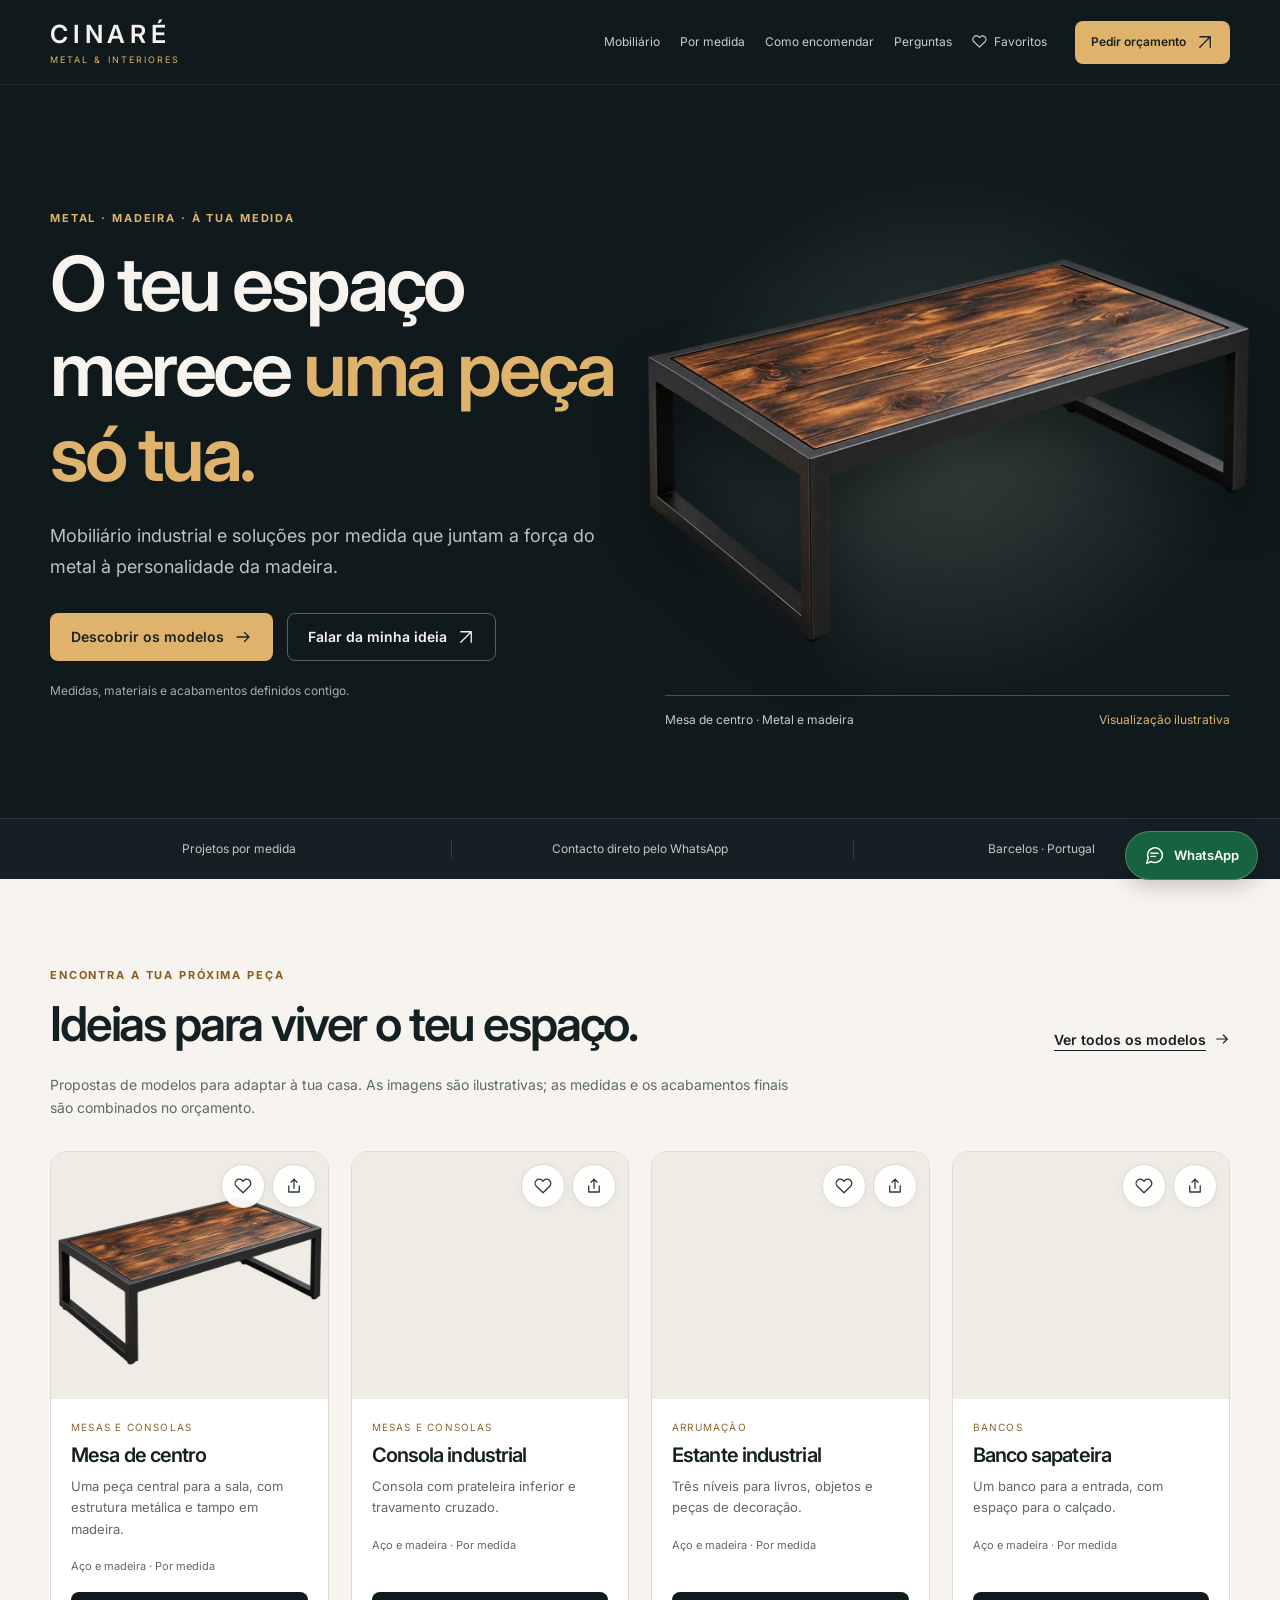
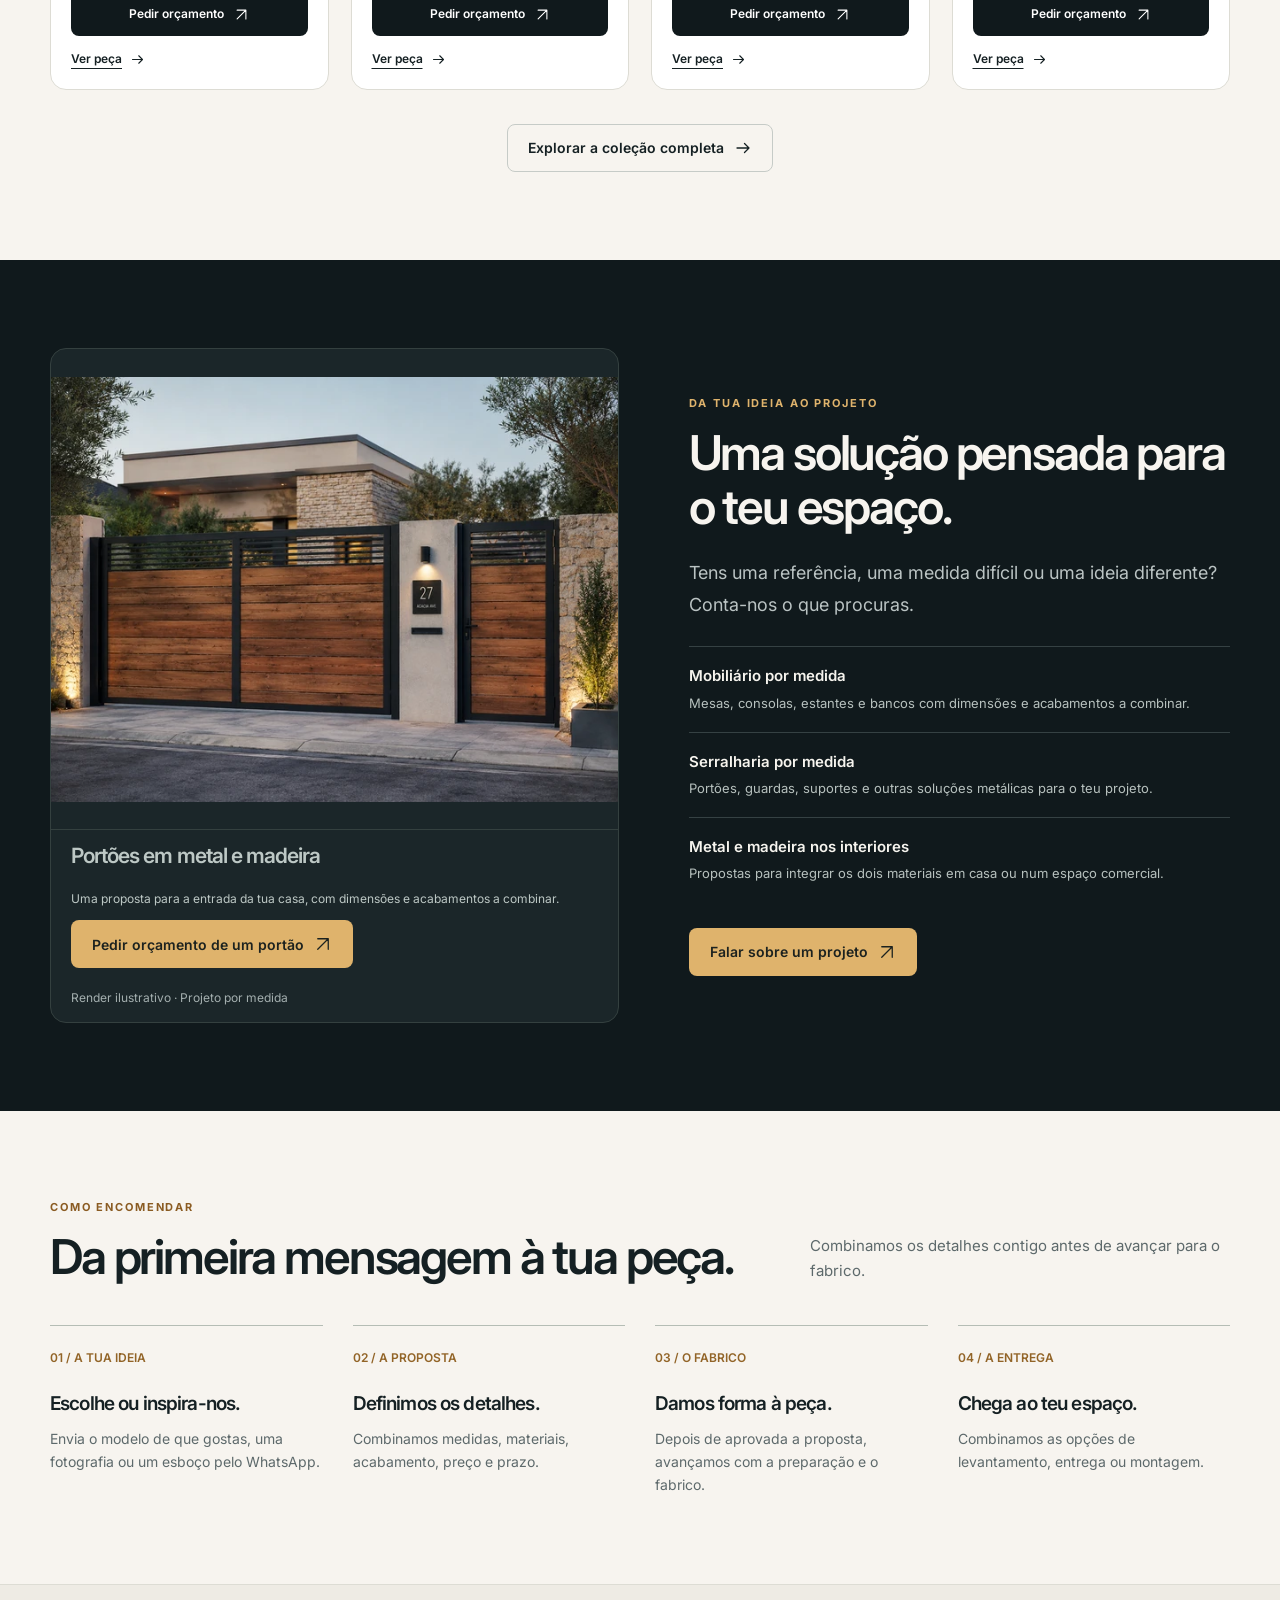
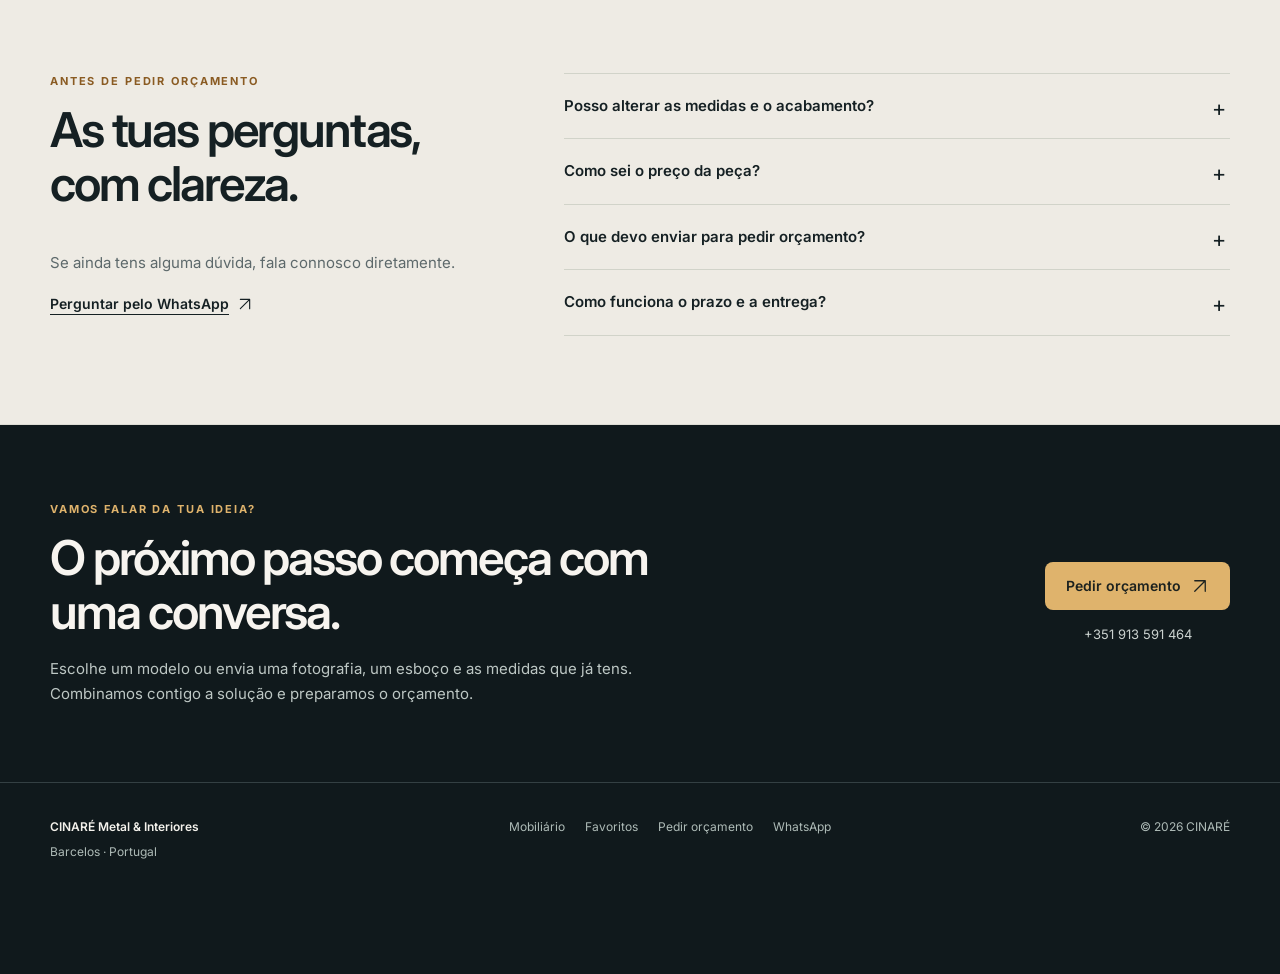
<file: index.html>
<!doctype html>
<html lang="pt-PT"><head>
<meta charset="utf-8"><meta name="viewport" content="width=device-width,initial-scale=1">
<meta name="theme-color" content="#10191c"><title>CINARÉ — Mobiliário industrial e projetos por medida</title>
<meta name="description" content="Mobiliário industrial e soluções em metal e madeira à tua medida. Descobre os modelos e prepara o pedido de orçamento pelo WhatsApp.">
<link rel="canonical" href="https://carloscinare.github.io/CINAREMETAL-INTERIORES/">
<meta property="og:type" content="website"><meta property="og:locale" content="pt_PT">
<meta property="og:site_name" content="CINARÉ Metal &amp; Interiores">
<meta property="og:title" content="CINARÉ — Mobiliário industrial e projetos por medida"><meta property="og:description" content="Mobiliário industrial e soluções em metal e madeira à tua medida. Descobre os modelos e prepara o pedido de orçamento pelo WhatsApp.">
<meta property="og:url" content="https://carloscinare.github.io/CINAREMETAL-INTERIORES/"><meta property="og:image" content="https://carloscinare.github.io/CINAREMETAL-INTERIORES/imagens/mesa-centro-a504366f-partilha.jpg">
<meta property="og:image:width" content="1200"><meta property="og:image:height" content="900">
<meta property="og:image:alt" content="Mesa de centro — visualização ilustrativa">
<meta name="twitter:card" content="summary_large_image">
<meta name="twitter:title" content="CINARÉ — Mobiliário industrial e projetos por medida"><meta name="twitter:image" content="https://carloscinare.github.io/CINAREMETAL-INTERIORES/imagens/mesa-centro-a504366f-partilha.jpg">
<link rel="preconnect" href="https://fonts.googleapis.com"><link rel="preconnect" href="https://fonts.gstatic.com" crossorigin>
<link href="https://fonts.googleapis.com/css2?family=Inter:wght@400;500;600;700&amp;display=swap" rel="stylesheet">
<link rel="stylesheet" href="./site.css?v=20261117-2"><link rel="stylesheet" href="./features.css?v=20261117-2">
<script src="./catalogo.js?v=20261117-2" defer></script><script src="./app.js?v=20261117-2" defer></script>
</head><body data-page="home" data-root="./"><a class="skip-link" href="#conteudo">Saltar para o conteúdo</a>
<header class="site-header"><div class="wrap nav">
<a class="brand" href="#inicio" aria-label="CINARÉ Metal e Interiores — início"><strong>CINARÉ</strong><span>Metal &amp; Interiores</span></a>
<button class="menu-toggle" type="button" data-menu-toggle aria-expanded="false" aria-controls="site-menu" aria-label="Abrir menu"><svg class="ui-icon" viewBox="0 0 24 24" fill="none" stroke="currentColor" stroke-width="1.7" stroke-linecap="round" stroke-linejoin="round" aria-hidden="true"><path d="M4 6h16M4 12h16M4 18h16"/></svg>Menu</button>
<nav class="site-menu" id="site-menu" aria-label="Navegação principal">
<a href="./mobiliario-industrial.html">Mobiliário</a><a href="#servicos">Por medida</a><a href="#processo">Como encomendar</a>
<a href="#perguntas">Perguntas</a><a class="favorites-nav" href="./favoritos.html"><svg class="ui-icon" viewBox="0 0 24 24" fill="none" stroke="currentColor" stroke-width="1.7" stroke-linecap="round" stroke-linejoin="round" aria-hidden="true"><path d="M20.8 4.6a5.5 5.5 0 0 0-7.8 0L12 5.7l-1.1-1.1a5.5 5.5 0 0 0-7.8 7.8L12 21l8.8-8.6a5.5 5.5 0 0 0 0-7.8Z"/></svg>Favoritos <span class="favorite-count" data-favorite-count hidden>0</span></a>
<a class="mobile-quote btn btn-gold" href="./orcamento.html">Pedir orçamento <svg class="ui-icon" viewBox="0 0 24 24" fill="none" stroke="currentColor" stroke-width="1.7" stroke-linecap="round" stroke-linejoin="round" aria-hidden="true"><path d="M5 19 19 5M5 5h14v14"/></svg></a></nav>
<a class="header-quote btn btn-gold" href="./orcamento.html">Pedir orçamento <svg class="ui-icon" viewBox="0 0 24 24" fill="none" stroke="currentColor" stroke-width="1.7" stroke-linecap="round" stroke-linejoin="round" aria-hidden="true"><path d="M5 19 19 5M5 5h14v14"/></svg></a>
</div></header><main id="conteudo">
  <section class="hero dark" id="inicio" aria-labelledby="hero-title">
    <div class="wrap hero-grid">
      <div>
        <span class="eyebrow">Metal · Madeira · À tua medida</span>
        <h1 id="hero-title">O teu espaço merece <span>uma peça só tua.</span></h1>
        <p class="lead">Mobiliário industrial e soluções por medida que juntam a força do metal à personalidade da madeira.</p>
        <div class="actions">
          <a class="btn btn-gold" href="./mobiliario-industrial.html">Descobrir os modelos <svg class="ui-icon" viewBox="0 0 24 24" fill="none" stroke="currentColor" stroke-width="1.7" stroke-linecap="round" stroke-linejoin="round" aria-hidden="true"><path d="M4 12h16m-6-6 6 6-6 6"/></svg></a>
          <a class="btn btn-outline" href="https://wa.me/351913591464?text=Ol%C3%A1!%20Gostaria%20de%20pedir%20um%20or%C3%A7amento%20para%20um%20projeto%20por%20medida.">Falar da minha ideia <svg class="ui-icon" viewBox="0 0 24 24" fill="none" stroke="currentColor" stroke-width="1.7" stroke-linecap="round" stroke-linejoin="round" aria-hidden="true"><path d="M5 19 19 5M5 5h14v14"/></svg></a>
        </div>
        <p class="hero-note">Medidas, materiais e acabamentos definidos contigo.</p>
      </div>
      <figure class="hero-visual">
        <div class="hero-image-wrap"><img src="./imagens/mesa-centro-a504366f-640.webp" srcset="./imagens/mesa-centro-a504366f-320.webp 320w, ./imagens/mesa-centro-a504366f-640.webp 640w, ./imagens/mesa-centro-a504366f-960.webp 960w, ./imagens/mesa-centro-a504366f-1280.webp 1280w, ./imagens/mesa-centro-a504366f-1448.webp 1448w" sizes="(max-width: 800px) 90vw, 600px" width="1448" height="1086" alt="Mesa de centro — visualização ilustrativa" loading="eager" decoding="async" fetchpriority="high"></div>
        <figcaption><span>Mesa de centro · Metal e madeira</span><span>Visualização ilustrativa</span></figcaption>
      </figure>
    </div>
    <div class="promise-strip">
      <div class="wrap promises"><span>Projetos por medida</span><span>Contacto direto pelo WhatsApp</span><span>Barcelos · Portugal</span></div>
    </div>
  </section>

  <section class="section" id="trabalhos" aria-labelledby="featured-title">
    <div class="wrap">
      <div class="section-heading">
        <div><span class="eyebrow">Encontra a tua próxima peça</span><h2 id="featured-title">Ideias para viver o teu espaço.</h2></div>
        <a class="text-link" href="./mobiliario-industrial.html">Ver todos os modelos <svg class="ui-icon" viewBox="0 0 24 24" fill="none" stroke="currentColor" stroke-width="1.7" stroke-linecap="round" stroke-linejoin="round" aria-hidden="true"><path d="M4 12h16m-6-6 6 6-6 6"/></svg></a>
      </div>
      <p class="section-note">Propostas de modelos para adaptar à tua casa. As imagens são ilustrativas; as medidas e os acabamentos finais são combinados no orçamento.</p>
      <div class="featured-grid"><article class="product-card" id="destaque-mesa-centro" data-product="mesa-centro" data-category="mesas">
<div class="product-media"><a class="product-photo" href="./modelos/mesa-centro.html" aria-label="Ver Mesa de centro"><img src="./imagens/mesa-centro-a504366f-640.webp" srcset="./imagens/mesa-centro-a504366f-320.webp 320w, ./imagens/mesa-centro-a504366f-640.webp 640w, ./imagens/mesa-centro-a504366f-960.webp 960w, ./imagens/mesa-centro-a504366f-1280.webp 1280w, ./imagens/mesa-centro-a504366f-1448.webp 1448w" sizes="(max-width: 560px) calc(100vw - 36px), (max-width: 800px) 46vw, 380px" width="1448" height="1086" alt="Mesa de centro — visualização ilustrativa" loading="lazy" decoding="async"></a><div class="product-tools"><button class="icon-button favorite-toggle" type="button" data-favorite="mesa-centro" aria-pressed="false" aria-label="Guardar Mesa de centro nos favoritos" hidden><svg class="ui-icon" viewBox="0 0 24 24" fill="none" stroke="currentColor" stroke-width="1.7" stroke-linecap="round" stroke-linejoin="round" aria-hidden="true"><path d="M20.8 4.6a5.5 5.5 0 0 0-7.8 0L12 5.7l-1.1-1.1a5.5 5.5 0 0 0-7.8 7.8L12 21l8.8-8.6a5.5 5.5 0 0 0 0-7.8Z"/></svg></button>
<button class="icon-button" type="button" data-share="mesa-centro" aria-label="Partilhar Mesa de centro" hidden><svg class="ui-icon" viewBox="0 0 24 24" fill="none" stroke="currentColor" stroke-width="1.7" stroke-linecap="round" stroke-linejoin="round" aria-hidden="true"><path d="M12 15V3m-4 4 4-4 4 4M5 12v8h14v-8"/></svg></button></div></div>
<div class="product-copy"><span class="product-category">Mesas e consolas</span><h3><a href="./modelos/mesa-centro.html">Mesa de centro</a></h3>
<p class="product-description">Uma peça central para a sala, com estrutura metálica e tampo em madeira.</p><p class="product-material">Aço e madeira · Por medida</p>
<div class="product-actions"><a class="btn btn-dark" href="./orcamento.html?modelo=mesa-centro">Pedir orçamento <svg class="ui-icon" viewBox="0 0 24 24" fill="none" stroke="currentColor" stroke-width="1.7" stroke-linecap="round" stroke-linejoin="round" aria-hidden="true"><path d="M5 19 19 5M5 5h14v14"/></svg></a><a class="text-link" href="./modelos/mesa-centro.html">Ver peça <svg class="ui-icon" viewBox="0 0 24 24" fill="none" stroke="currentColor" stroke-width="1.7" stroke-linecap="round" stroke-linejoin="round" aria-hidden="true"><path d="M4 12h16m-6-6 6 6-6 6"/></svg></a></div></div></article><article class="product-card" id="destaque-consola-industrial" data-product="consola-industrial" data-category="mesas">
<div class="product-media"><a class="product-photo" href="./modelos/consola-industrial.html" aria-label="Ver Consola industrial"><img src="./imagens/consola-industrial-3e8d62cb-640.webp" srcset="./imagens/consola-industrial-3e8d62cb-320.webp 320w, ./imagens/consola-industrial-3e8d62cb-640.webp 640w, ./imagens/consola-industrial-3e8d62cb-960.webp 960w, ./imagens/consola-industrial-3e8d62cb-1280.webp 1280w, ./imagens/consola-industrial-3e8d62cb-1448.webp 1448w" sizes="(max-width: 560px) calc(100vw - 36px), (max-width: 800px) 46vw, 380px" width="1448" height="1086" alt="Consola industrial — visualização ilustrativa" loading="lazy" decoding="async"></a><div class="product-tools"><button class="icon-button favorite-toggle" type="button" data-favorite="consola-industrial" aria-pressed="false" aria-label="Guardar Consola industrial nos favoritos" hidden><svg class="ui-icon" viewBox="0 0 24 24" fill="none" stroke="currentColor" stroke-width="1.7" stroke-linecap="round" stroke-linejoin="round" aria-hidden="true"><path d="M20.8 4.6a5.5 5.5 0 0 0-7.8 0L12 5.7l-1.1-1.1a5.5 5.5 0 0 0-7.8 7.8L12 21l8.8-8.6a5.5 5.5 0 0 0 0-7.8Z"/></svg></button>
<button class="icon-button" type="button" data-share="consola-industrial" aria-label="Partilhar Consola industrial" hidden><svg class="ui-icon" viewBox="0 0 24 24" fill="none" stroke="currentColor" stroke-width="1.7" stroke-linecap="round" stroke-linejoin="round" aria-hidden="true"><path d="M12 15V3m-4 4 4-4 4 4M5 12v8h14v-8"/></svg></button></div></div>
<div class="product-copy"><span class="product-category">Mesas e consolas</span><h3><a href="./modelos/consola-industrial.html">Consola industrial</a></h3>
<p class="product-description">Consola com prateleira inferior e travamento cruzado.</p><p class="product-material">Aço e madeira · Por medida</p>
<div class="product-actions"><a class="btn btn-dark" href="./orcamento.html?modelo=consola-industrial">Pedir orçamento <svg class="ui-icon" viewBox="0 0 24 24" fill="none" stroke="currentColor" stroke-width="1.7" stroke-linecap="round" stroke-linejoin="round" aria-hidden="true"><path d="M5 19 19 5M5 5h14v14"/></svg></a><a class="text-link" href="./modelos/consola-industrial.html">Ver peça <svg class="ui-icon" viewBox="0 0 24 24" fill="none" stroke="currentColor" stroke-width="1.7" stroke-linecap="round" stroke-linejoin="round" aria-hidden="true"><path d="M4 12h16m-6-6 6 6-6 6"/></svg></a></div></div></article><article class="product-card" id="destaque-estante-industrial" data-product="estante-industrial" data-category="arrumacao">
<div class="product-media"><a class="product-photo" href="./modelos/estante-industrial.html" aria-label="Ver Estante industrial"><img src="./imagens/estante-industrial-1230ae06-640.webp" srcset="./imagens/estante-industrial-1230ae06-320.webp 320w, ./imagens/estante-industrial-1230ae06-640.webp 640w, ./imagens/estante-industrial-1230ae06-960.webp 960w, ./imagens/estante-industrial-1230ae06-1280.webp 1280w, ./imagens/estante-industrial-1230ae06-1448.webp 1448w" sizes="(max-width: 560px) calc(100vw - 36px), (max-width: 800px) 46vw, 380px" width="1448" height="1086" alt="Estante industrial — visualização ilustrativa" loading="lazy" decoding="async"></a><div class="product-tools"><button class="icon-button favorite-toggle" type="button" data-favorite="estante-industrial" aria-pressed="false" aria-label="Guardar Estante industrial nos favoritos" hidden><svg class="ui-icon" viewBox="0 0 24 24" fill="none" stroke="currentColor" stroke-width="1.7" stroke-linecap="round" stroke-linejoin="round" aria-hidden="true"><path d="M20.8 4.6a5.5 5.5 0 0 0-7.8 0L12 5.7l-1.1-1.1a5.5 5.5 0 0 0-7.8 7.8L12 21l8.8-8.6a5.5 5.5 0 0 0 0-7.8Z"/></svg></button>
<button class="icon-button" type="button" data-share="estante-industrial" aria-label="Partilhar Estante industrial" hidden><svg class="ui-icon" viewBox="0 0 24 24" fill="none" stroke="currentColor" stroke-width="1.7" stroke-linecap="round" stroke-linejoin="round" aria-hidden="true"><path d="M12 15V3m-4 4 4-4 4 4M5 12v8h14v-8"/></svg></button></div></div>
<div class="product-copy"><span class="product-category">Arrumação</span><h3><a href="./modelos/estante-industrial.html">Estante industrial</a></h3>
<p class="product-description">Três níveis para livros, objetos e peças de decoração.</p><p class="product-material">Aço e madeira · Por medida</p>
<div class="product-actions"><a class="btn btn-dark" href="./orcamento.html?modelo=estante-industrial">Pedir orçamento <svg class="ui-icon" viewBox="0 0 24 24" fill="none" stroke="currentColor" stroke-width="1.7" stroke-linecap="round" stroke-linejoin="round" aria-hidden="true"><path d="M5 19 19 5M5 5h14v14"/></svg></a><a class="text-link" href="./modelos/estante-industrial.html">Ver peça <svg class="ui-icon" viewBox="0 0 24 24" fill="none" stroke="currentColor" stroke-width="1.7" stroke-linecap="round" stroke-linejoin="round" aria-hidden="true"><path d="M4 12h16m-6-6 6 6-6 6"/></svg></a></div></div></article><article class="product-card" id="destaque-banco-sapateira" data-product="banco-sapateira" data-category="bancos">
<div class="product-media"><a class="product-photo" href="./modelos/banco-sapateira.html" aria-label="Ver Banco sapateira"><img src="./imagens/banco-sapateira-3815e8a0-640.webp" srcset="./imagens/banco-sapateira-3815e8a0-320.webp 320w, ./imagens/banco-sapateira-3815e8a0-640.webp 640w, ./imagens/banco-sapateira-3815e8a0-960.webp 960w, ./imagens/banco-sapateira-3815e8a0-1280.webp 1280w, ./imagens/banco-sapateira-3815e8a0-1448.webp 1448w" sizes="(max-width: 560px) calc(100vw - 36px), (max-width: 800px) 46vw, 380px" width="1448" height="1086" alt="Banco sapateira — visualização ilustrativa" loading="lazy" decoding="async"></a><div class="product-tools"><button class="icon-button favorite-toggle" type="button" data-favorite="banco-sapateira" aria-pressed="false" aria-label="Guardar Banco sapateira nos favoritos" hidden><svg class="ui-icon" viewBox="0 0 24 24" fill="none" stroke="currentColor" stroke-width="1.7" stroke-linecap="round" stroke-linejoin="round" aria-hidden="true"><path d="M20.8 4.6a5.5 5.5 0 0 0-7.8 0L12 5.7l-1.1-1.1a5.5 5.5 0 0 0-7.8 7.8L12 21l8.8-8.6a5.5 5.5 0 0 0 0-7.8Z"/></svg></button>
<button class="icon-button" type="button" data-share="banco-sapateira" aria-label="Partilhar Banco sapateira" hidden><svg class="ui-icon" viewBox="0 0 24 24" fill="none" stroke="currentColor" stroke-width="1.7" stroke-linecap="round" stroke-linejoin="round" aria-hidden="true"><path d="M12 15V3m-4 4 4-4 4 4M5 12v8h14v-8"/></svg></button></div></div>
<div class="product-copy"><span class="product-category">Bancos</span><h3><a href="./modelos/banco-sapateira.html">Banco sapateira</a></h3>
<p class="product-description">Um banco para a entrada, com espaço para o calçado.</p><p class="product-material">Aço e madeira · Por medida</p>
<div class="product-actions"><a class="btn btn-dark" href="./orcamento.html?modelo=banco-sapateira">Pedir orçamento <svg class="ui-icon" viewBox="0 0 24 24" fill="none" stroke="currentColor" stroke-width="1.7" stroke-linecap="round" stroke-linejoin="round" aria-hidden="true"><path d="M5 19 19 5M5 5h14v14"/></svg></a><a class="text-link" href="./modelos/banco-sapateira.html">Ver peça <svg class="ui-icon" viewBox="0 0 24 24" fill="none" stroke="currentColor" stroke-width="1.7" stroke-linecap="round" stroke-linejoin="round" aria-hidden="true"><path d="M4 12h16m-6-6 6 6-6 6"/></svg></a></div></div></article></div>
      <div class="section-bottom"><a class="btn btn-outline" href="./mobiliario-industrial.html">Explorar a coleção completa <svg class="ui-icon" viewBox="0 0 24 24" fill="none" stroke="currentColor" stroke-width="1.7" stroke-linecap="round" stroke-linejoin="round" aria-hidden="true"><path d="M4 12h16m-6-6 6 6-6 6"/></svg></a></div>
    </div>
  </section>

  <section class="section dark" id="servicos" aria-labelledby="custom-title">
    <div class="wrap custom-grid">
      <figure class="custom-visual">
        <img src="./imagens/portao-metal-madeira-e41456f3-640.webp" srcset="./imagens/portao-metal-madeira-e41456f3-320.webp 320w, ./imagens/portao-metal-madeira-e41456f3-640.webp 640w, ./imagens/portao-metal-madeira-e41456f3-960.webp 960w, ./imagens/portao-metal-madeira-e41456f3-1280.webp 1280w, ./imagens/portao-metal-madeira-e41456f3-1448.webp 1448w" sizes="(max-width: 800px) 90vw, 600px" width="1448" height="1086" alt="Portão em metal e madeira — visualização ilustrativa" loading="lazy" decoding="async">
        <figcaption>
          <h3>Portões em metal e madeira</h3>
          <p>Uma proposta para a entrada da tua casa, com dimensões e acabamentos a combinar.</p>
          <a class="btn btn-gold" href="./orcamento.html?modelo=portao-metal-madeira">Pedir orçamento de um portão <svg class="ui-icon" viewBox="0 0 24 24" fill="none" stroke="currentColor" stroke-width="1.7" stroke-linecap="round" stroke-linejoin="round" aria-hidden="true"><path d="M5 19 19 5M5 5h14v14"/></svg></a>
          <p class="hero-note">Render ilustrativo · Projeto por medida</p>
        </figcaption>
      </figure>
      <div class="custom-copy">
        <span class="eyebrow">Da tua ideia ao projeto</span>
        <h2 id="custom-title">Uma solução pensada para o teu espaço.</h2>
        <p class="lead">Tens uma referência, uma medida difícil ou uma ideia diferente? Conta-nos o que procuras.</p>
        <ul class="service-list">
          <li><strong>Mobiliário por medida</strong><span>Mesas, consolas, estantes e bancos com dimensões e acabamentos a combinar.</span></li>
          <li><strong>Serralharia por medida</strong><span>Portões, guardas, suportes e outras soluções metálicas para o teu projeto.</span></li>
          <li><strong>Metal e madeira nos interiores</strong><span>Propostas para integrar os dois materiais em casa ou num espaço comercial.</span></li>
        </ul>
        <a class="btn btn-gold" href="https://wa.me/351913591464?text=Ol%C3%A1!%20Gostaria%20de%20pedir%20um%20or%C3%A7amento%20para%20um%20projeto%20por%20medida.">Falar sobre um projeto <svg class="ui-icon" viewBox="0 0 24 24" fill="none" stroke="currentColor" stroke-width="1.7" stroke-linecap="round" stroke-linejoin="round" aria-hidden="true"><path d="M5 19 19 5M5 5h14v14"/></svg></a>
      </div>
    </div>
  </section>

  <section class="section" id="processo" aria-labelledby="process-title">
    <div class="wrap">
      <div class="section-heading">
        <div><span class="eyebrow">Como encomendar</span><h2 id="process-title">Da primeira mensagem à tua peça.</h2></div>
        <p>Combinamos os detalhes contigo antes de avançar para o fabrico.</p>
      </div>
      <div class="steps">
        <div class="step"><span class="step-number">01 / A TUA IDEIA</span><h3>Escolhe ou inspira-nos.</h3><p>Envia o modelo de que gostas, uma fotografia ou um esboço pelo WhatsApp.</p></div>
        <div class="step"><span class="step-number">02 / A PROPOSTA</span><h3>Definimos os detalhes.</h3><p>Combinamos medidas, materiais, acabamento, preço e prazo.</p></div>
        <div class="step"><span class="step-number">03 / O FABRICO</span><h3>Damos forma à peça.</h3><p>Depois de aprovada a proposta, avançamos com a preparação e o fabrico.</p></div>
        <div class="step"><span class="step-number">04 / A ENTREGA</span><h3>Chega ao teu espaço.</h3><p>Combinamos as opções de levantamento, entrega ou montagem.</p></div>
      </div>
    </div>
  </section>

  <section class="section faq-section" id="perguntas" aria-labelledby="faq-title">
    <div class="wrap faq-layout">
      <div class="faq-intro">
        <span class="eyebrow">Antes de pedir orçamento</span>
        <h2 id="faq-title">As tuas perguntas, com clareza.</h2>
        <p>Se ainda tens alguma dúvida, fala connosco diretamente.</p>
        <a class="text-link" href="https://wa.me/351913591464?text=Ol%C3%A1!%20Gostaria%20de%20pedir%20um%20or%C3%A7amento%20para%20um%20projeto%20por%20medida.">Perguntar pelo WhatsApp <svg class="ui-icon" viewBox="0 0 24 24" fill="none" stroke="currentColor" stroke-width="1.7" stroke-linecap="round" stroke-linejoin="round" aria-hidden="true"><path d="M5 19 19 5M5 5h14v14"/></svg></a>
      </div>
      <div class="faq-list">
        <details><summary>Posso alterar as medidas e o acabamento?</summary><p>Sim. Os modelos são pontos de partida. Partilha as medidas do espaço e as tuas preferências de materiais e cor para avaliarmos a adaptação.</p></details>
        <details><summary>Como sei o preço da peça?</summary><p>O preço depende do modelo, dimensões, materiais e acabamento. Pede orçamento na peça de que gostas para combinarmos esses detalhes e prepararmos a proposta.</p></details>
        <details><summary>O que devo enviar para pedir orçamento?</summary><p>O nome do modelo ou uma imagem de referência, as medidas aproximadas e a localidade. Se ainda não tens todos os detalhes, podemos começar pela tua ideia.</p></details>
        <details><summary>Como funciona o prazo e a entrega?</summary><p>O prazo de fabrico e as opções de levantamento, entrega ou montagem são combinados no orçamento, de acordo com a peça e a localidade.</p></details>
      </div>
    </div>
  </section>
  
<section class="contact-section dark" id="contacto">
  <div class="wrap contact-layout">
    <div>
      <span class="eyebrow">Vamos falar da tua ideia?</span>
      <h2>O próximo passo começa com uma conversa.</h2>
      <p>Escolhe um modelo ou envia uma fotografia, um esboço e as medidas que já tens. Combinamos contigo a solução e preparamos o orçamento.</p>
    </div>
    <div class="contact-actions">
      <a class="btn btn-gold" href="./orcamento.html">Pedir orçamento <svg class="ui-icon" viewBox="0 0 24 24" fill="none" stroke="currentColor" stroke-width="1.7" stroke-linecap="round" stroke-linejoin="round" aria-hidden="true"><path d="M5 19 19 5M5 5h14v14"/></svg></a>
      <a class="contact-number" href="https://wa.me/351913591464?text=Ol%C3%A1!%20Gostaria%20de%20pedir%20um%20or%C3%A7amento%20para%20um%20projeto%20por%20medida.">+351 913 591 464</a>
    </div>
  </div>
</section>
</main><footer class="site-footer"><div class="wrap footer-grid">
<div><span class="footer-title">CINARÉ Metal &amp; Interiores</span>Barcelos · Portugal</div>
<nav class="footer-links" aria-label="Navegação do rodapé"><a href="./mobiliario-industrial.html">Mobiliário</a><a href="./favoritos.html">Favoritos</a><a href="./orcamento.html">Pedir orçamento</a><a href="https://wa.me/351913591464?text=Ol%C3%A1%21%20Gostaria%20de%20pedir%20um%20or%C3%A7amento%20para%20um%20projeto%20por%20medida.">WhatsApp</a></nav><div>© 2026 CINARÉ</div>
</div></footer><a class="whatsapp-float" href="https://wa.me/351913591464?text=Ol%C3%A1%21%20Gostaria%20de%20pedir%20um%20or%C3%A7amento%20para%20um%20projeto%20por%20medida." aria-label="Falar com a CINARÉ pelo WhatsApp"><svg class="ui-icon" viewBox="0 0 24 24" fill="none" stroke="currentColor" stroke-width="1.7" stroke-linecap="round" stroke-linejoin="round" aria-hidden="true"><path d="M21 11.5a8.5 8.5 0 0 1-12.6 7.4L3 21l1.8-5.7A8.5 8.5 0 1 1 21 11.5Z"/><path d="M8 9.5h8M8 13h5"/></svg><span>WhatsApp</span></a><div class="site-announcement" role="status" aria-live="polite" aria-atomic="true" data-announcement></div>
<dialog class="share-dialog" id="share-dialog" aria-labelledby="share-title"><div class="dialog-top"><h2 id="share-title">Partilhar peça</h2><button class="dialog-close" type="button" data-close-share aria-label="Fechar partilha">×</button></div>
<p>Envia esta peça a alguém ou guarda a ligação para mais tarde.</p><label for="share-url">Ligação da peça</label><div class="copy-row"><input id="share-url" readonly type="url" spellcheck="false"><button class="btn btn-dark" type="button" data-copy-share>Copiar</button></div>
<div class="share-actions"><button class="btn btn-outline" type="button" data-native-share hidden>Partilhar no dispositivo</button><a class="btn btn-outline" id="share-whatsapp" target="_blank" rel="noopener noreferrer">Partilhar no WhatsApp</a></div><p class="share-status" role="status" data-share-status></p></dialog>
<dialog class="zoom-dialog" id="zoom-dialog" aria-labelledby="zoom-title" aria-describedby="zoom-help"><div class="zoom-toolbar"><h2 id="zoom-title">Imagem da peça</h2><div class="zoom-controls"><button type="button" data-zoom-out aria-label="Reduzir imagem">−</button><output data-zoom-level aria-live="polite">100%</output><button type="button" data-zoom-in aria-label="Ampliar imagem">+</button><button type="button" data-zoom-reset>Repor</button><button type="button" data-close-zoom aria-label="Fechar ampliação">×</button></div></div>
<div class="zoom-stage" data-zoom-stage><img id="zoom-image" alt="" draggable="false"><p class="zoom-loading" role="status" data-zoom-loading>A carregar imagem…</p></div>
<div class="zoom-footer"><p id="zoom-help">Usa + e −, a roda do rato ou dois dedos para ampliar. Arrasta a imagem para explorar os detalhes.</p><a class="text-link" id="zoom-original" target="_blank" rel="noopener">Ver imagem original</a></div></dialog></body></html>
</file>
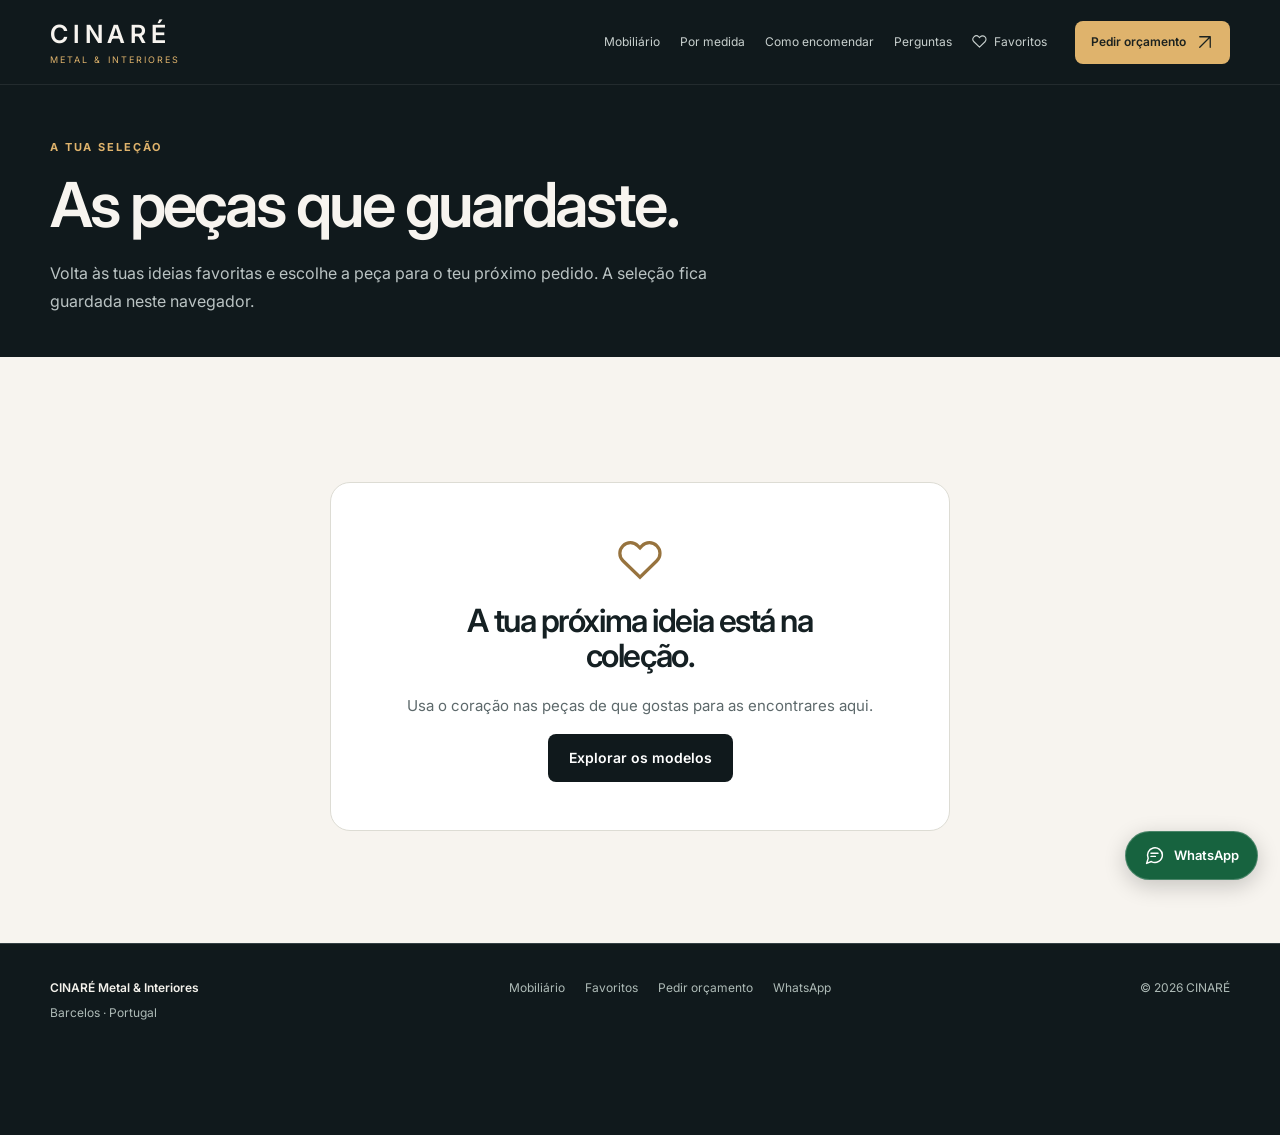
<file: favoritos.html>
<!doctype html>
<html lang="pt-PT"><head>
<meta charset="utf-8"><meta name="viewport" content="width=device-width,initial-scale=1">
<meta name="theme-color" content="#10191c"><title>Os teus favoritos — CINARÉ</title>
<meta name="description" content="A tua seleção de modelos de mobiliário industrial CINARÉ, guardada neste navegador."><meta name="robots" content="noindex,follow">
<link rel="canonical" href="https://carloscinare.github.io/CINAREMETAL-INTERIORES/favoritos.html">
<meta property="og:type" content="website"><meta property="og:locale" content="pt_PT">
<meta property="og:site_name" content="CINARÉ Metal &amp; Interiores">
<meta property="og:title" content="Os teus favoritos — CINARÉ"><meta property="og:description" content="A tua seleção de modelos de mobiliário industrial CINARÉ, guardada neste navegador.">
<meta property="og:url" content="https://carloscinare.github.io/CINAREMETAL-INTERIORES/favoritos.html"><meta property="og:image" content="https://carloscinare.github.io/CINAREMETAL-INTERIORES/imagens/mesa-centro-a504366f-partilha.jpg">
<meta property="og:image:width" content="1200"><meta property="og:image:height" content="900">
<meta property="og:image:alt" content="Mesa de centro — visualização ilustrativa">
<meta name="twitter:card" content="summary_large_image">
<meta name="twitter:title" content="Os teus favoritos — CINARÉ"><meta name="twitter:image" content="https://carloscinare.github.io/CINAREMETAL-INTERIORES/imagens/mesa-centro-a504366f-partilha.jpg">
<link rel="preconnect" href="https://fonts.googleapis.com"><link rel="preconnect" href="https://fonts.gstatic.com" crossorigin>
<link href="https://fonts.googleapis.com/css2?family=Inter:wght@400;500;600;700&amp;display=swap" rel="stylesheet">
<link rel="stylesheet" href="./site.css?v=20261117-2"><link rel="stylesheet" href="./features.css?v=20261117-2">
<script src="./catalogo.js?v=20261117-2" defer></script><script src="./app.js?v=20261117-2" defer></script>
</head><body data-page="favorites" data-root="./"><a class="skip-link" href="#conteudo">Saltar para o conteúdo</a>
<header class="site-header"><div class="wrap nav">
<a class="brand" href="./index.html#inicio" aria-label="CINARÉ Metal e Interiores — início"><strong>CINARÉ</strong><span>Metal &amp; Interiores</span></a>
<button class="menu-toggle" type="button" data-menu-toggle aria-expanded="false" aria-controls="site-menu" aria-label="Abrir menu"><svg class="ui-icon" viewBox="0 0 24 24" fill="none" stroke="currentColor" stroke-width="1.7" stroke-linecap="round" stroke-linejoin="round" aria-hidden="true"><path d="M4 6h16M4 12h16M4 18h16"/></svg>Menu</button>
<nav class="site-menu" id="site-menu" aria-label="Navegação principal">
<a href="./mobiliario-industrial.html">Mobiliário</a><a href="./index.html#servicos">Por medida</a><a href="./index.html#processo">Como encomendar</a>
<a href="./index.html#perguntas">Perguntas</a><a class="favorites-nav" href="./favoritos.html"><svg class="ui-icon" viewBox="0 0 24 24" fill="none" stroke="currentColor" stroke-width="1.7" stroke-linecap="round" stroke-linejoin="round" aria-hidden="true"><path d="M20.8 4.6a5.5 5.5 0 0 0-7.8 0L12 5.7l-1.1-1.1a5.5 5.5 0 0 0-7.8 7.8L12 21l8.8-8.6a5.5 5.5 0 0 0 0-7.8Z"/></svg>Favoritos <span class="favorite-count" data-favorite-count hidden>0</span></a>
<a class="mobile-quote btn btn-gold" href="./orcamento.html">Pedir orçamento <svg class="ui-icon" viewBox="0 0 24 24" fill="none" stroke="currentColor" stroke-width="1.7" stroke-linecap="round" stroke-linejoin="round" aria-hidden="true"><path d="M5 19 19 5M5 5h14v14"/></svg></a></nav>
<a class="header-quote btn btn-gold" href="./orcamento.html">Pedir orçamento <svg class="ui-icon" viewBox="0 0 24 24" fill="none" stroke="currentColor" stroke-width="1.7" stroke-linecap="round" stroke-linejoin="round" aria-hidden="true"><path d="M5 19 19 5M5 5h14v14"/></svg></a>
</div></header><main id="conteudo"><section class="catalog-hero dark"><div class="wrap"><span class="eyebrow">A tua seleção</span><h1>As peças que guardaste.</h1><p class="lead">Volta às tuas ideias favoritas e escolhe a peça para o teu próximo pedido. A seleção fica guardada neste navegador.</p></div></section>
<section class="section"><div class="wrap"><h2 class="sr-only" tabindex="-1" id="favorites-title">Os teus favoritos</h2><p class="small" data-favorites-count aria-live="polite"></p><div class="catalog-grid" data-favorites-grid></div><div class="empty-favorites" data-favorites-empty><span class="empty-mark" aria-hidden="true"><svg class="ui-icon" viewBox="0 0 24 24" fill="none" stroke="currentColor" stroke-width="1.7"><path d="M20.8 4.6a5.5 5.5 0 0 0-7.8 0L12 5.7l-1.1-1.1a5.5 5.5 0 0 0-7.8 7.8L12 21l8.8-8.6a5.5 5.5 0 0 0 0-7.8Z"/></svg></span><h2>A tua próxima ideia está na coleção.</h2><p>Usa o coração nas peças de que gostas para as encontrares aqui.</p><a class="btn btn-dark" href="./mobiliario-industrial.html">Explorar os modelos</a></div><noscript><p>Para guardar favoritos neste navegador, ativa o JavaScript. Podes continuar a consultar todas as peças no catálogo.</p></noscript></div></section></main><footer class="site-footer"><div class="wrap footer-grid">
<div><span class="footer-title">CINARÉ Metal &amp; Interiores</span>Barcelos · Portugal</div>
<nav class="footer-links" aria-label="Navegação do rodapé"><a href="./mobiliario-industrial.html">Mobiliário</a><a href="./favoritos.html">Favoritos</a><a href="./orcamento.html">Pedir orçamento</a><a href="https://wa.me/351913591464?text=Ol%C3%A1%21%20Gostaria%20de%20pedir%20um%20or%C3%A7amento%20para%20um%20projeto%20por%20medida.">WhatsApp</a></nav><div>© 2026 CINARÉ</div>
</div></footer><a class="whatsapp-float" href="https://wa.me/351913591464?text=Ol%C3%A1%21%20Gostaria%20de%20pedir%20um%20or%C3%A7amento%20para%20um%20projeto%20por%20medida." aria-label="Falar com a CINARÉ pelo WhatsApp"><svg class="ui-icon" viewBox="0 0 24 24" fill="none" stroke="currentColor" stroke-width="1.7" stroke-linecap="round" stroke-linejoin="round" aria-hidden="true"><path d="M21 11.5a8.5 8.5 0 0 1-12.6 7.4L3 21l1.8-5.7A8.5 8.5 0 1 1 21 11.5Z"/><path d="M8 9.5h8M8 13h5"/></svg><span>WhatsApp</span></a><div class="site-announcement" role="status" aria-live="polite" aria-atomic="true" data-announcement></div>
<dialog class="share-dialog" id="share-dialog" aria-labelledby="share-title"><div class="dialog-top"><h2 id="share-title">Partilhar peça</h2><button class="dialog-close" type="button" data-close-share aria-label="Fechar partilha">×</button></div>
<p>Envia esta peça a alguém ou guarda a ligação para mais tarde.</p><label for="share-url">Ligação da peça</label><div class="copy-row"><input id="share-url" readonly type="url" spellcheck="false"><button class="btn btn-dark" type="button" data-copy-share>Copiar</button></div>
<div class="share-actions"><button class="btn btn-outline" type="button" data-native-share hidden>Partilhar no dispositivo</button><a class="btn btn-outline" id="share-whatsapp" target="_blank" rel="noopener noreferrer">Partilhar no WhatsApp</a></div><p class="share-status" role="status" data-share-status></p></dialog>
<dialog class="zoom-dialog" id="zoom-dialog" aria-labelledby="zoom-title" aria-describedby="zoom-help"><div class="zoom-toolbar"><h2 id="zoom-title">Imagem da peça</h2><div class="zoom-controls"><button type="button" data-zoom-out aria-label="Reduzir imagem">−</button><output data-zoom-level aria-live="polite">100%</output><button type="button" data-zoom-in aria-label="Ampliar imagem">+</button><button type="button" data-zoom-reset>Repor</button><button type="button" data-close-zoom aria-label="Fechar ampliação">×</button></div></div>
<div class="zoom-stage" data-zoom-stage><img id="zoom-image" alt="" draggable="false"><p class="zoom-loading" role="status" data-zoom-loading>A carregar imagem…</p></div>
<div class="zoom-footer"><p id="zoom-help">Usa + e −, a roda do rato ou dois dedos para ampliar. Arrasta a imagem para explorar os detalhes.</p><a class="text-link" id="zoom-original" target="_blank" rel="noopener">Ver imagem original</a></div></dialog></body></html>
</file>
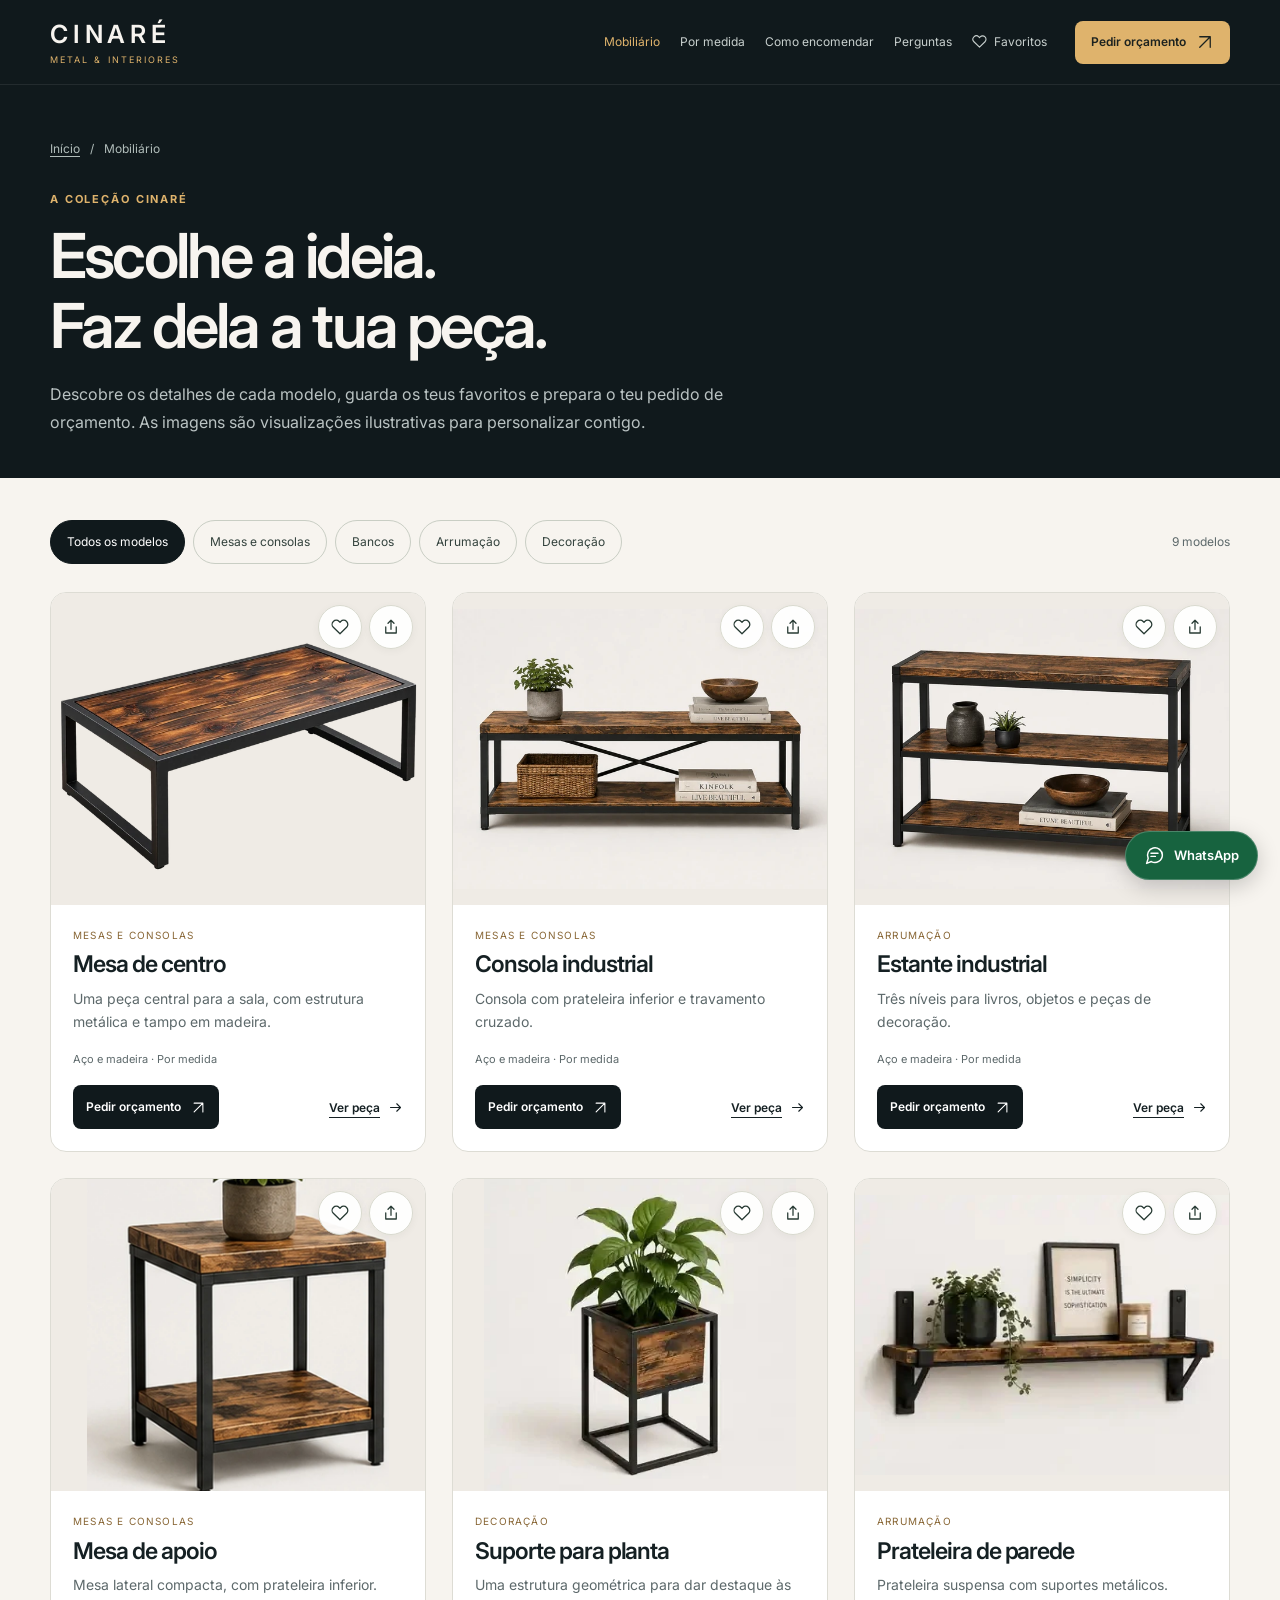
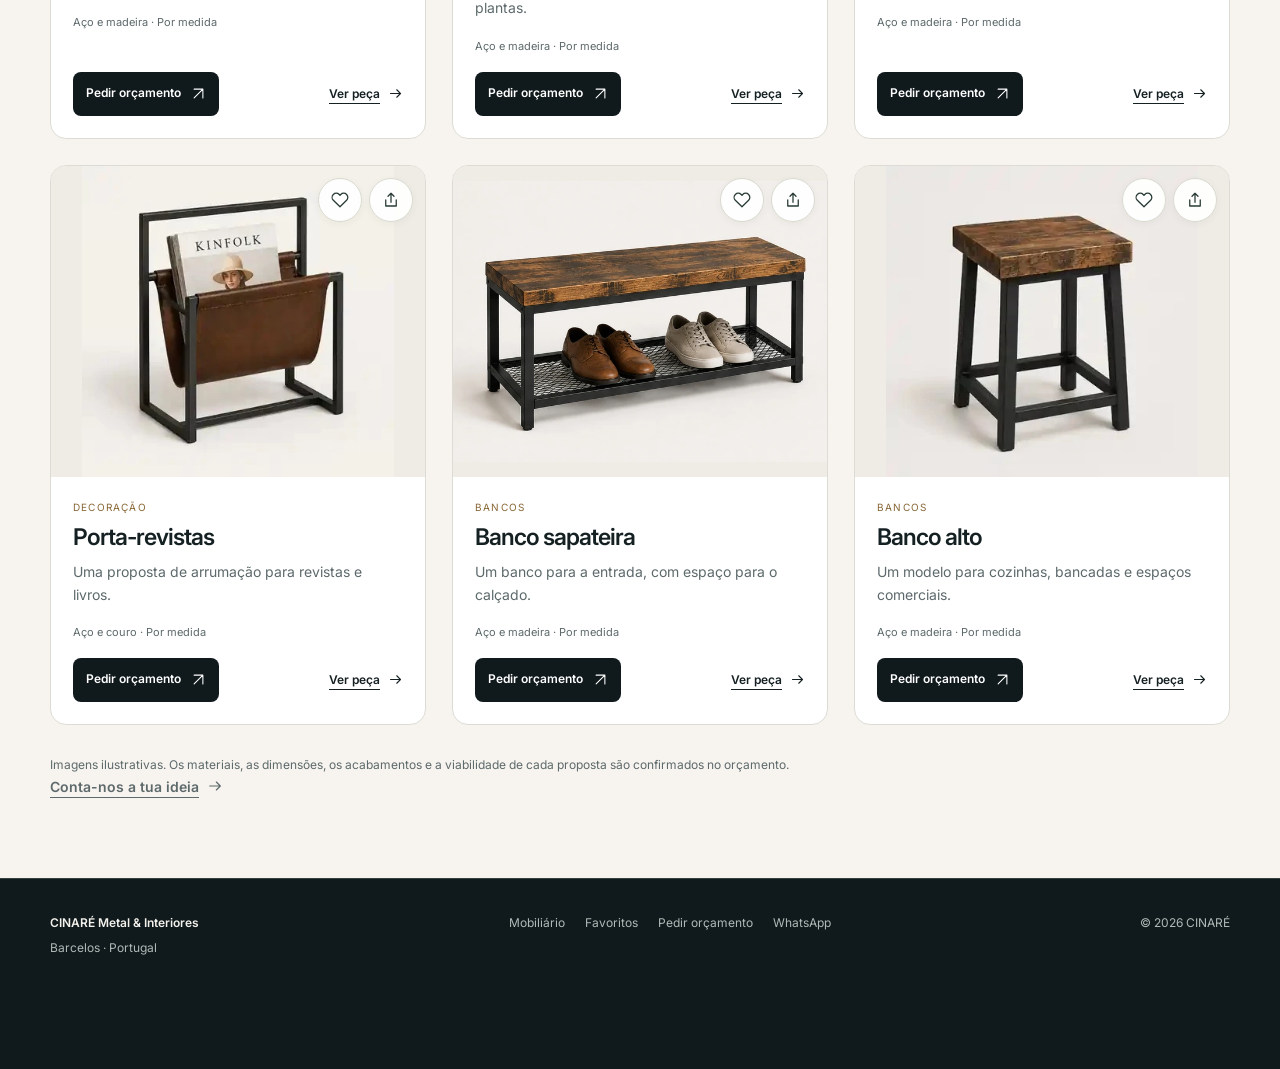
<file: mobiliario-industrial.html>
<!doctype html>
<html lang="pt-PT"><head>
<meta charset="utf-8"><meta name="viewport" content="width=device-width,initial-scale=1">
<meta name="theme-color" content="#10191c"><title>Mobiliário industrial por medida — CINARÉ</title>
<meta name="description" content="Explora nove modelos em metal e madeira, guarda favoritos e prepara o pedido de orçamento para a tua peça CINARÉ.">
<link rel="canonical" href="https://carloscinare.github.io/CINAREMETAL-INTERIORES/mobiliario-industrial.html">
<meta property="og:type" content="website"><meta property="og:locale" content="pt_PT">
<meta property="og:site_name" content="CINARÉ Metal &amp; Interiores">
<meta property="og:title" content="Mobiliário industrial por medida — CINARÉ"><meta property="og:description" content="Explora nove modelos em metal e madeira, guarda favoritos e prepara o pedido de orçamento para a tua peça CINARÉ.">
<meta property="og:url" content="https://carloscinare.github.io/CINAREMETAL-INTERIORES/mobiliario-industrial.html"><meta property="og:image" content="https://carloscinare.github.io/CINAREMETAL-INTERIORES/imagens/mesa-centro-a504366f-partilha.jpg">
<meta property="og:image:width" content="1200"><meta property="og:image:height" content="900">
<meta property="og:image:alt" content="Mesa de centro — visualização ilustrativa">
<meta name="twitter:card" content="summary_large_image">
<meta name="twitter:title" content="Mobiliário industrial por medida — CINARÉ"><meta name="twitter:image" content="https://carloscinare.github.io/CINAREMETAL-INTERIORES/imagens/mesa-centro-a504366f-partilha.jpg">
<link rel="preconnect" href="https://fonts.googleapis.com"><link rel="preconnect" href="https://fonts.gstatic.com" crossorigin>
<link href="https://fonts.googleapis.com/css2?family=Inter:wght@400;500;600;700&amp;display=swap" rel="stylesheet">
<link rel="stylesheet" href="./site.css?v=20261117-2"><link rel="stylesheet" href="./features.css?v=20261117-2">
<script src="./catalogo.js?v=20261117-2" defer></script><script src="./app.js?v=20261117-2" defer></script>
</head><body data-page="catalog" data-root="./"><a class="skip-link" href="#conteudo">Saltar para o conteúdo</a>
<header class="site-header"><div class="wrap nav">
<a class="brand" href="./index.html#inicio" aria-label="CINARÉ Metal e Interiores — início"><strong>CINARÉ</strong><span>Metal &amp; Interiores</span></a>
<button class="menu-toggle" type="button" data-menu-toggle aria-expanded="false" aria-controls="site-menu" aria-label="Abrir menu"><svg class="ui-icon" viewBox="0 0 24 24" fill="none" stroke="currentColor" stroke-width="1.7" stroke-linecap="round" stroke-linejoin="round" aria-hidden="true"><path d="M4 6h16M4 12h16M4 18h16"/></svg>Menu</button>
<nav class="site-menu" id="site-menu" aria-label="Navegação principal">
<a href="./mobiliario-industrial.html" aria-current="page">Mobiliário</a><a href="./index.html#servicos">Por medida</a><a href="./index.html#processo">Como encomendar</a>
<a href="./index.html#perguntas">Perguntas</a><a class="favorites-nav" href="./favoritos.html"><svg class="ui-icon" viewBox="0 0 24 24" fill="none" stroke="currentColor" stroke-width="1.7" stroke-linecap="round" stroke-linejoin="round" aria-hidden="true"><path d="M20.8 4.6a5.5 5.5 0 0 0-7.8 0L12 5.7l-1.1-1.1a5.5 5.5 0 0 0-7.8 7.8L12 21l8.8-8.6a5.5 5.5 0 0 0 0-7.8Z"/></svg>Favoritos <span class="favorite-count" data-favorite-count hidden>0</span></a>
<a class="mobile-quote btn btn-gold" href="./orcamento.html">Pedir orçamento <svg class="ui-icon" viewBox="0 0 24 24" fill="none" stroke="currentColor" stroke-width="1.7" stroke-linecap="round" stroke-linejoin="round" aria-hidden="true"><path d="M5 19 19 5M5 5h14v14"/></svg></a></nav>
<a class="header-quote btn btn-gold" href="./orcamento.html">Pedir orçamento <svg class="ui-icon" viewBox="0 0 24 24" fill="none" stroke="currentColor" stroke-width="1.7" stroke-linecap="round" stroke-linejoin="round" aria-hidden="true"><path d="M5 19 19 5M5 5h14v14"/></svg></a>
</div></header><main id="conteudo"><section class="catalog-hero dark"><div class="wrap"><nav class="breadcrumb" aria-label="Localização na página"><a href="./index.html">Início</a><span aria-hidden="true">/</span><span aria-current="page">Mobiliário</span></nav><span class="eyebrow">A coleção CINARÉ</span><h1>Escolhe a ideia.<br>Faz dela a tua peça.</h1><p class="lead">Descobre os detalhes de cada modelo, guarda os teus favoritos e prepara o teu pedido de orçamento. As imagens são visualizações ilustrativas para personalizar contigo.</p></div></section>
<section class="catalog-section" aria-label="Modelos de mobiliário"><div class="wrap"><div class="catalog-toolbar"><div class="filters" role="group" aria-label="Filtrar modelos por categoria" data-js hidden><button class="filter-btn" type="button" data-filter="todos" aria-pressed="true" aria-controls="catalog-grid">Todos os modelos</button><button class="filter-btn" type="button" data-filter="mesas" aria-pressed="false" aria-controls="catalog-grid">Mesas e consolas</button><button class="filter-btn" type="button" data-filter="bancos" aria-pressed="false" aria-controls="catalog-grid">Bancos</button><button class="filter-btn" type="button" data-filter="arrumacao" aria-pressed="false" aria-controls="catalog-grid">Arrumação</button><button class="filter-btn" type="button" data-filter="decoracao" aria-pressed="false" aria-controls="catalog-grid">Decoração</button></div><p class="catalog-count" aria-live="polite" aria-atomic="true"><span data-count>9</span> <span data-count-label>modelos</span></p></div>
<div class="catalog-grid" id="catalog-grid"><article class="product-card" id="mesa-centro" data-product="mesa-centro" data-category="mesas">
<div class="product-media"><a class="product-photo" href="./modelos/mesa-centro.html" aria-label="Ver Mesa de centro"><img src="./imagens/mesa-centro-a504366f-640.webp" srcset="./imagens/mesa-centro-a504366f-320.webp 320w, ./imagens/mesa-centro-a504366f-640.webp 640w, ./imagens/mesa-centro-a504366f-960.webp 960w, ./imagens/mesa-centro-a504366f-1280.webp 1280w, ./imagens/mesa-centro-a504366f-1448.webp 1448w" sizes="(max-width: 560px) calc(100vw - 36px), (max-width: 800px) 46vw, 380px" width="1448" height="1086" alt="Mesa de centro — visualização ilustrativa" loading="eager" decoding="async" fetchpriority="high"></a><div class="product-tools"><button class="icon-button favorite-toggle" type="button" data-favorite="mesa-centro" aria-pressed="false" aria-label="Guardar Mesa de centro nos favoritos" hidden><svg class="ui-icon" viewBox="0 0 24 24" fill="none" stroke="currentColor" stroke-width="1.7" stroke-linecap="round" stroke-linejoin="round" aria-hidden="true"><path d="M20.8 4.6a5.5 5.5 0 0 0-7.8 0L12 5.7l-1.1-1.1a5.5 5.5 0 0 0-7.8 7.8L12 21l8.8-8.6a5.5 5.5 0 0 0 0-7.8Z"/></svg></button>
<button class="icon-button" type="button" data-share="mesa-centro" aria-label="Partilhar Mesa de centro" hidden><svg class="ui-icon" viewBox="0 0 24 24" fill="none" stroke="currentColor" stroke-width="1.7" stroke-linecap="round" stroke-linejoin="round" aria-hidden="true"><path d="M12 15V3m-4 4 4-4 4 4M5 12v8h14v-8"/></svg></button></div></div>
<div class="product-copy"><span class="product-category">Mesas e consolas</span><h3><a href="./modelos/mesa-centro.html">Mesa de centro</a></h3>
<p class="product-description">Uma peça central para a sala, com estrutura metálica e tampo em madeira.</p><p class="product-material">Aço e madeira · Por medida</p>
<div class="product-actions"><a class="btn btn-dark" href="./orcamento.html?modelo=mesa-centro">Pedir orçamento <svg class="ui-icon" viewBox="0 0 24 24" fill="none" stroke="currentColor" stroke-width="1.7" stroke-linecap="round" stroke-linejoin="round" aria-hidden="true"><path d="M5 19 19 5M5 5h14v14"/></svg></a><a class="text-link" href="./modelos/mesa-centro.html">Ver peça <svg class="ui-icon" viewBox="0 0 24 24" fill="none" stroke="currentColor" stroke-width="1.7" stroke-linecap="round" stroke-linejoin="round" aria-hidden="true"><path d="M4 12h16m-6-6 6 6-6 6"/></svg></a></div></div></article><article class="product-card" id="consola-industrial" data-product="consola-industrial" data-category="mesas">
<div class="product-media"><a class="product-photo" href="./modelos/consola-industrial.html" aria-label="Ver Consola industrial"><img src="./imagens/consola-industrial-3e8d62cb-640.webp" srcset="./imagens/consola-industrial-3e8d62cb-320.webp 320w, ./imagens/consola-industrial-3e8d62cb-640.webp 640w, ./imagens/consola-industrial-3e8d62cb-960.webp 960w, ./imagens/consola-industrial-3e8d62cb-1280.webp 1280w, ./imagens/consola-industrial-3e8d62cb-1448.webp 1448w" sizes="(max-width: 560px) calc(100vw - 36px), (max-width: 800px) 46vw, 380px" width="1448" height="1086" alt="Consola industrial — visualização ilustrativa" loading="eager" decoding="async" fetchpriority="high"></a><div class="product-tools"><button class="icon-button favorite-toggle" type="button" data-favorite="consola-industrial" aria-pressed="false" aria-label="Guardar Consola industrial nos favoritos" hidden><svg class="ui-icon" viewBox="0 0 24 24" fill="none" stroke="currentColor" stroke-width="1.7" stroke-linecap="round" stroke-linejoin="round" aria-hidden="true"><path d="M20.8 4.6a5.5 5.5 0 0 0-7.8 0L12 5.7l-1.1-1.1a5.5 5.5 0 0 0-7.8 7.8L12 21l8.8-8.6a5.5 5.5 0 0 0 0-7.8Z"/></svg></button>
<button class="icon-button" type="button" data-share="consola-industrial" aria-label="Partilhar Consola industrial" hidden><svg class="ui-icon" viewBox="0 0 24 24" fill="none" stroke="currentColor" stroke-width="1.7" stroke-linecap="round" stroke-linejoin="round" aria-hidden="true"><path d="M12 15V3m-4 4 4-4 4 4M5 12v8h14v-8"/></svg></button></div></div>
<div class="product-copy"><span class="product-category">Mesas e consolas</span><h3><a href="./modelos/consola-industrial.html">Consola industrial</a></h3>
<p class="product-description">Consola com prateleira inferior e travamento cruzado.</p><p class="product-material">Aço e madeira · Por medida</p>
<div class="product-actions"><a class="btn btn-dark" href="./orcamento.html?modelo=consola-industrial">Pedir orçamento <svg class="ui-icon" viewBox="0 0 24 24" fill="none" stroke="currentColor" stroke-width="1.7" stroke-linecap="round" stroke-linejoin="round" aria-hidden="true"><path d="M5 19 19 5M5 5h14v14"/></svg></a><a class="text-link" href="./modelos/consola-industrial.html">Ver peça <svg class="ui-icon" viewBox="0 0 24 24" fill="none" stroke="currentColor" stroke-width="1.7" stroke-linecap="round" stroke-linejoin="round" aria-hidden="true"><path d="M4 12h16m-6-6 6 6-6 6"/></svg></a></div></div></article><article class="product-card" id="estante-industrial" data-product="estante-industrial" data-category="arrumacao">
<div class="product-media"><a class="product-photo" href="./modelos/estante-industrial.html" aria-label="Ver Estante industrial"><img src="./imagens/estante-industrial-1230ae06-640.webp" srcset="./imagens/estante-industrial-1230ae06-320.webp 320w, ./imagens/estante-industrial-1230ae06-640.webp 640w, ./imagens/estante-industrial-1230ae06-960.webp 960w, ./imagens/estante-industrial-1230ae06-1280.webp 1280w, ./imagens/estante-industrial-1230ae06-1448.webp 1448w" sizes="(max-width: 560px) calc(100vw - 36px), (max-width: 800px) 46vw, 380px" width="1448" height="1086" alt="Estante industrial — visualização ilustrativa" loading="eager" decoding="async" fetchpriority="high"></a><div class="product-tools"><button class="icon-button favorite-toggle" type="button" data-favorite="estante-industrial" aria-pressed="false" aria-label="Guardar Estante industrial nos favoritos" hidden><svg class="ui-icon" viewBox="0 0 24 24" fill="none" stroke="currentColor" stroke-width="1.7" stroke-linecap="round" stroke-linejoin="round" aria-hidden="true"><path d="M20.8 4.6a5.5 5.5 0 0 0-7.8 0L12 5.7l-1.1-1.1a5.5 5.5 0 0 0-7.8 7.8L12 21l8.8-8.6a5.5 5.5 0 0 0 0-7.8Z"/></svg></button>
<button class="icon-button" type="button" data-share="estante-industrial" aria-label="Partilhar Estante industrial" hidden><svg class="ui-icon" viewBox="0 0 24 24" fill="none" stroke="currentColor" stroke-width="1.7" stroke-linecap="round" stroke-linejoin="round" aria-hidden="true"><path d="M12 15V3m-4 4 4-4 4 4M5 12v8h14v-8"/></svg></button></div></div>
<div class="product-copy"><span class="product-category">Arrumação</span><h3><a href="./modelos/estante-industrial.html">Estante industrial</a></h3>
<p class="product-description">Três níveis para livros, objetos e peças de decoração.</p><p class="product-material">Aço e madeira · Por medida</p>
<div class="product-actions"><a class="btn btn-dark" href="./orcamento.html?modelo=estante-industrial">Pedir orçamento <svg class="ui-icon" viewBox="0 0 24 24" fill="none" stroke="currentColor" stroke-width="1.7" stroke-linecap="round" stroke-linejoin="round" aria-hidden="true"><path d="M5 19 19 5M5 5h14v14"/></svg></a><a class="text-link" href="./modelos/estante-industrial.html">Ver peça <svg class="ui-icon" viewBox="0 0 24 24" fill="none" stroke="currentColor" stroke-width="1.7" stroke-linecap="round" stroke-linejoin="round" aria-hidden="true"><path d="M4 12h16m-6-6 6 6-6 6"/></svg></a></div></div></article><article class="product-card" id="mesa-apoio" data-product="mesa-apoio" data-category="mesas">
<div class="product-media"><a class="product-photo" href="./modelos/mesa-apoio.html" aria-label="Ver Mesa de apoio"><img src="./imagens/mesa-apoio-13d93145-640.webp" srcset="./imagens/mesa-apoio-13d93145-320.webp 320w, ./imagens/mesa-apoio-13d93145-640.webp 640w, ./imagens/mesa-apoio-13d93145-872.webp 872w" sizes="(max-width: 560px) calc(100vw - 36px), (max-width: 800px) 46vw, 380px" width="872" height="900" alt="Mesa de apoio — visualização ilustrativa" loading="lazy" decoding="async"></a><div class="product-tools"><button class="icon-button favorite-toggle" type="button" data-favorite="mesa-apoio" aria-pressed="false" aria-label="Guardar Mesa de apoio nos favoritos" hidden><svg class="ui-icon" viewBox="0 0 24 24" fill="none" stroke="currentColor" stroke-width="1.7" stroke-linecap="round" stroke-linejoin="round" aria-hidden="true"><path d="M20.8 4.6a5.5 5.5 0 0 0-7.8 0L12 5.7l-1.1-1.1a5.5 5.5 0 0 0-7.8 7.8L12 21l8.8-8.6a5.5 5.5 0 0 0 0-7.8Z"/></svg></button>
<button class="icon-button" type="button" data-share="mesa-apoio" aria-label="Partilhar Mesa de apoio" hidden><svg class="ui-icon" viewBox="0 0 24 24" fill="none" stroke="currentColor" stroke-width="1.7" stroke-linecap="round" stroke-linejoin="round" aria-hidden="true"><path d="M12 15V3m-4 4 4-4 4 4M5 12v8h14v-8"/></svg></button></div></div>
<div class="product-copy"><span class="product-category">Mesas e consolas</span><h3><a href="./modelos/mesa-apoio.html">Mesa de apoio</a></h3>
<p class="product-description">Mesa lateral compacta, com prateleira inferior.</p><p class="product-material">Aço e madeira · Por medida</p>
<div class="product-actions"><a class="btn btn-dark" href="./orcamento.html?modelo=mesa-apoio">Pedir orçamento <svg class="ui-icon" viewBox="0 0 24 24" fill="none" stroke="currentColor" stroke-width="1.7" stroke-linecap="round" stroke-linejoin="round" aria-hidden="true"><path d="M5 19 19 5M5 5h14v14"/></svg></a><a class="text-link" href="./modelos/mesa-apoio.html">Ver peça <svg class="ui-icon" viewBox="0 0 24 24" fill="none" stroke="currentColor" stroke-width="1.7" stroke-linecap="round" stroke-linejoin="round" aria-hidden="true"><path d="M4 12h16m-6-6 6 6-6 6"/></svg></a></div></div></article><article class="product-card" id="suporte-planta" data-product="suporte-planta" data-category="decoracao">
<div class="product-media"><a class="product-photo" href="./modelos/suporte-planta.html" aria-label="Ver Suporte para planta"><img src="./imagens/suporte-planta-6e34d3e1-400.webp" srcset="./imagens/suporte-planta-6e34d3e1-320.webp 320w, ./imagens/suporte-planta-6e34d3e1-400.webp 400w" sizes="(max-width: 560px) calc(100vw - 36px), (max-width: 800px) 46vw, 380px" width="400" height="400" alt="Suporte para planta — visualização ilustrativa" loading="lazy" decoding="async"></a><div class="product-tools"><button class="icon-button favorite-toggle" type="button" data-favorite="suporte-planta" aria-pressed="false" aria-label="Guardar Suporte para planta nos favoritos" hidden><svg class="ui-icon" viewBox="0 0 24 24" fill="none" stroke="currentColor" stroke-width="1.7" stroke-linecap="round" stroke-linejoin="round" aria-hidden="true"><path d="M20.8 4.6a5.5 5.5 0 0 0-7.8 0L12 5.7l-1.1-1.1a5.5 5.5 0 0 0-7.8 7.8L12 21l8.8-8.6a5.5 5.5 0 0 0 0-7.8Z"/></svg></button>
<button class="icon-button" type="button" data-share="suporte-planta" aria-label="Partilhar Suporte para planta" hidden><svg class="ui-icon" viewBox="0 0 24 24" fill="none" stroke="currentColor" stroke-width="1.7" stroke-linecap="round" stroke-linejoin="round" aria-hidden="true"><path d="M12 15V3m-4 4 4-4 4 4M5 12v8h14v-8"/></svg></button></div></div>
<div class="product-copy"><span class="product-category">Decoração</span><h3><a href="./modelos/suporte-planta.html">Suporte para planta</a></h3>
<p class="product-description">Uma estrutura geométrica para dar destaque às plantas.</p><p class="product-material">Aço e madeira · Por medida</p>
<div class="product-actions"><a class="btn btn-dark" href="./orcamento.html?modelo=suporte-planta">Pedir orçamento <svg class="ui-icon" viewBox="0 0 24 24" fill="none" stroke="currentColor" stroke-width="1.7" stroke-linecap="round" stroke-linejoin="round" aria-hidden="true"><path d="M5 19 19 5M5 5h14v14"/></svg></a><a class="text-link" href="./modelos/suporte-planta.html">Ver peça <svg class="ui-icon" viewBox="0 0 24 24" fill="none" stroke="currentColor" stroke-width="1.7" stroke-linecap="round" stroke-linejoin="round" aria-hidden="true"><path d="M4 12h16m-6-6 6 6-6 6"/></svg></a></div></div></article><article class="product-card" id="prateleira-parede" data-product="prateleira-parede" data-category="arrumacao">
<div class="product-media"><a class="product-photo" href="./modelos/prateleira-parede.html" aria-label="Ver Prateleira de parede"><img src="./imagens/prateleira-parede-bac2b940-400.webp" srcset="./imagens/prateleira-parede-bac2b940-320.webp 320w, ./imagens/prateleira-parede-bac2b940-400.webp 400w" sizes="(max-width: 560px) calc(100vw - 36px), (max-width: 800px) 46vw, 380px" width="400" height="300" alt="Prateleira de parede — visualização ilustrativa" loading="lazy" decoding="async"></a><div class="product-tools"><button class="icon-button favorite-toggle" type="button" data-favorite="prateleira-parede" aria-pressed="false" aria-label="Guardar Prateleira de parede nos favoritos" hidden><svg class="ui-icon" viewBox="0 0 24 24" fill="none" stroke="currentColor" stroke-width="1.7" stroke-linecap="round" stroke-linejoin="round" aria-hidden="true"><path d="M20.8 4.6a5.5 5.5 0 0 0-7.8 0L12 5.7l-1.1-1.1a5.5 5.5 0 0 0-7.8 7.8L12 21l8.8-8.6a5.5 5.5 0 0 0 0-7.8Z"/></svg></button>
<button class="icon-button" type="button" data-share="prateleira-parede" aria-label="Partilhar Prateleira de parede" hidden><svg class="ui-icon" viewBox="0 0 24 24" fill="none" stroke="currentColor" stroke-width="1.7" stroke-linecap="round" stroke-linejoin="round" aria-hidden="true"><path d="M12 15V3m-4 4 4-4 4 4M5 12v8h14v-8"/></svg></button></div></div>
<div class="product-copy"><span class="product-category">Arrumação</span><h3><a href="./modelos/prateleira-parede.html">Prateleira de parede</a></h3>
<p class="product-description">Prateleira suspensa com suportes metálicos.</p><p class="product-material">Aço e madeira · Por medida</p>
<div class="product-actions"><a class="btn btn-dark" href="./orcamento.html?modelo=prateleira-parede">Pedir orçamento <svg class="ui-icon" viewBox="0 0 24 24" fill="none" stroke="currentColor" stroke-width="1.7" stroke-linecap="round" stroke-linejoin="round" aria-hidden="true"><path d="M5 19 19 5M5 5h14v14"/></svg></a><a class="text-link" href="./modelos/prateleira-parede.html">Ver peça <svg class="ui-icon" viewBox="0 0 24 24" fill="none" stroke="currentColor" stroke-width="1.7" stroke-linecap="round" stroke-linejoin="round" aria-hidden="true"><path d="M4 12h16m-6-6 6 6-6 6"/></svg></a></div></div></article><article class="product-card" id="porta-revistas" data-product="porta-revistas" data-category="decoracao">
<div class="product-media"><a class="product-photo" href="./modelos/porta-revistas.html" aria-label="Ver Porta-revistas"><img src="./imagens/porta-revistas-eed643ad-400.webp" srcset="./imagens/porta-revistas-eed643ad-320.webp 320w, ./imagens/porta-revistas-eed643ad-400.webp 400w" sizes="(max-width: 560px) calc(100vw - 36px), (max-width: 800px) 46vw, 380px" width="400" height="400" alt="Porta-revistas — visualização ilustrativa" loading="lazy" decoding="async"></a><div class="product-tools"><button class="icon-button favorite-toggle" type="button" data-favorite="porta-revistas" aria-pressed="false" aria-label="Guardar Porta-revistas nos favoritos" hidden><svg class="ui-icon" viewBox="0 0 24 24" fill="none" stroke="currentColor" stroke-width="1.7" stroke-linecap="round" stroke-linejoin="round" aria-hidden="true"><path d="M20.8 4.6a5.5 5.5 0 0 0-7.8 0L12 5.7l-1.1-1.1a5.5 5.5 0 0 0-7.8 7.8L12 21l8.8-8.6a5.5 5.5 0 0 0 0-7.8Z"/></svg></button>
<button class="icon-button" type="button" data-share="porta-revistas" aria-label="Partilhar Porta-revistas" hidden><svg class="ui-icon" viewBox="0 0 24 24" fill="none" stroke="currentColor" stroke-width="1.7" stroke-linecap="round" stroke-linejoin="round" aria-hidden="true"><path d="M12 15V3m-4 4 4-4 4 4M5 12v8h14v-8"/></svg></button></div></div>
<div class="product-copy"><span class="product-category">Decoração</span><h3><a href="./modelos/porta-revistas.html">Porta-revistas</a></h3>
<p class="product-description">Uma proposta de arrumação para revistas e livros.</p><p class="product-material">Aço e couro · Por medida</p>
<div class="product-actions"><a class="btn btn-dark" href="./orcamento.html?modelo=porta-revistas">Pedir orçamento <svg class="ui-icon" viewBox="0 0 24 24" fill="none" stroke="currentColor" stroke-width="1.7" stroke-linecap="round" stroke-linejoin="round" aria-hidden="true"><path d="M5 19 19 5M5 5h14v14"/></svg></a><a class="text-link" href="./modelos/porta-revistas.html">Ver peça <svg class="ui-icon" viewBox="0 0 24 24" fill="none" stroke="currentColor" stroke-width="1.7" stroke-linecap="round" stroke-linejoin="round" aria-hidden="true"><path d="M4 12h16m-6-6 6 6-6 6"/></svg></a></div></div></article><article class="product-card" id="banco-sapateira" data-product="banco-sapateira" data-category="bancos">
<div class="product-media"><a class="product-photo" href="./modelos/banco-sapateira.html" aria-label="Ver Banco sapateira"><img src="./imagens/banco-sapateira-3815e8a0-640.webp" srcset="./imagens/banco-sapateira-3815e8a0-320.webp 320w, ./imagens/banco-sapateira-3815e8a0-640.webp 640w, ./imagens/banco-sapateira-3815e8a0-960.webp 960w, ./imagens/banco-sapateira-3815e8a0-1280.webp 1280w, ./imagens/banco-sapateira-3815e8a0-1448.webp 1448w" sizes="(max-width: 560px) calc(100vw - 36px), (max-width: 800px) 46vw, 380px" width="1448" height="1086" alt="Banco sapateira — visualização ilustrativa" loading="lazy" decoding="async"></a><div class="product-tools"><button class="icon-button favorite-toggle" type="button" data-favorite="banco-sapateira" aria-pressed="false" aria-label="Guardar Banco sapateira nos favoritos" hidden><svg class="ui-icon" viewBox="0 0 24 24" fill="none" stroke="currentColor" stroke-width="1.7" stroke-linecap="round" stroke-linejoin="round" aria-hidden="true"><path d="M20.8 4.6a5.5 5.5 0 0 0-7.8 0L12 5.7l-1.1-1.1a5.5 5.5 0 0 0-7.8 7.8L12 21l8.8-8.6a5.5 5.5 0 0 0 0-7.8Z"/></svg></button>
<button class="icon-button" type="button" data-share="banco-sapateira" aria-label="Partilhar Banco sapateira" hidden><svg class="ui-icon" viewBox="0 0 24 24" fill="none" stroke="currentColor" stroke-width="1.7" stroke-linecap="round" stroke-linejoin="round" aria-hidden="true"><path d="M12 15V3m-4 4 4-4 4 4M5 12v8h14v-8"/></svg></button></div></div>
<div class="product-copy"><span class="product-category">Bancos</span><h3><a href="./modelos/banco-sapateira.html">Banco sapateira</a></h3>
<p class="product-description">Um banco para a entrada, com espaço para o calçado.</p><p class="product-material">Aço e madeira · Por medida</p>
<div class="product-actions"><a class="btn btn-dark" href="./orcamento.html?modelo=banco-sapateira">Pedir orçamento <svg class="ui-icon" viewBox="0 0 24 24" fill="none" stroke="currentColor" stroke-width="1.7" stroke-linecap="round" stroke-linejoin="round" aria-hidden="true"><path d="M5 19 19 5M5 5h14v14"/></svg></a><a class="text-link" href="./modelos/banco-sapateira.html">Ver peça <svg class="ui-icon" viewBox="0 0 24 24" fill="none" stroke="currentColor" stroke-width="1.7" stroke-linecap="round" stroke-linejoin="round" aria-hidden="true"><path d="M4 12h16m-6-6 6 6-6 6"/></svg></a></div></div></article><article class="product-card" id="banco-alto" data-product="banco-alto" data-category="bancos">
<div class="product-media"><a class="product-photo" href="./modelos/banco-alto.html" aria-label="Ver Banco alto"><img src="./imagens/banco-alto-618885f7-400.webp" srcset="./imagens/banco-alto-618885f7-320.webp 320w, ./imagens/banco-alto-618885f7-400.webp 400w" sizes="(max-width: 560px) calc(100vw - 36px), (max-width: 800px) 46vw, 380px" width="400" height="400" alt="Banco alto — visualização ilustrativa" loading="lazy" decoding="async"></a><div class="product-tools"><button class="icon-button favorite-toggle" type="button" data-favorite="banco-alto" aria-pressed="false" aria-label="Guardar Banco alto nos favoritos" hidden><svg class="ui-icon" viewBox="0 0 24 24" fill="none" stroke="currentColor" stroke-width="1.7" stroke-linecap="round" stroke-linejoin="round" aria-hidden="true"><path d="M20.8 4.6a5.5 5.5 0 0 0-7.8 0L12 5.7l-1.1-1.1a5.5 5.5 0 0 0-7.8 7.8L12 21l8.8-8.6a5.5 5.5 0 0 0 0-7.8Z"/></svg></button>
<button class="icon-button" type="button" data-share="banco-alto" aria-label="Partilhar Banco alto" hidden><svg class="ui-icon" viewBox="0 0 24 24" fill="none" stroke="currentColor" stroke-width="1.7" stroke-linecap="round" stroke-linejoin="round" aria-hidden="true"><path d="M12 15V3m-4 4 4-4 4 4M5 12v8h14v-8"/></svg></button></div></div>
<div class="product-copy"><span class="product-category">Bancos</span><h3><a href="./modelos/banco-alto.html">Banco alto</a></h3>
<p class="product-description">Um modelo para cozinhas, bancadas e espaços comerciais.</p><p class="product-material">Aço e madeira · Por medida</p>
<div class="product-actions"><a class="btn btn-dark" href="./orcamento.html?modelo=banco-alto">Pedir orçamento <svg class="ui-icon" viewBox="0 0 24 24" fill="none" stroke="currentColor" stroke-width="1.7" stroke-linecap="round" stroke-linejoin="round" aria-hidden="true"><path d="M5 19 19 5M5 5h14v14"/></svg></a><a class="text-link" href="./modelos/banco-alto.html">Ver peça <svg class="ui-icon" viewBox="0 0 24 24" fill="none" stroke="currentColor" stroke-width="1.7" stroke-linecap="round" stroke-linejoin="round" aria-hidden="true"><path d="M4 12h16m-6-6 6 6-6 6"/></svg></a></div></div></article></div><p class="catalog-note">Imagens ilustrativas. Os materiais, as dimensões, os acabamentos e a viabilidade de cada proposta são confirmados no orçamento. <a class="text-link" href="./orcamento.html">Conta-nos a tua ideia <svg class="ui-icon" viewBox="0 0 24 24" fill="none" stroke="currentColor" stroke-width="1.7" stroke-linecap="round" stroke-linejoin="round" aria-hidden="true"><path d="M4 12h16m-6-6 6 6-6 6"/></svg></a></p></div></section></main><footer class="site-footer"><div class="wrap footer-grid">
<div><span class="footer-title">CINARÉ Metal &amp; Interiores</span>Barcelos · Portugal</div>
<nav class="footer-links" aria-label="Navegação do rodapé"><a href="./mobiliario-industrial.html">Mobiliário</a><a href="./favoritos.html">Favoritos</a><a href="./orcamento.html">Pedir orçamento</a><a href="https://wa.me/351913591464?text=Ol%C3%A1%21%20Gostaria%20de%20pedir%20um%20or%C3%A7amento%20para%20um%20projeto%20por%20medida.">WhatsApp</a></nav><div>© 2026 CINARÉ</div>
</div></footer><a class="whatsapp-float" href="https://wa.me/351913591464?text=Ol%C3%A1%21%20Gostaria%20de%20pedir%20um%20or%C3%A7amento%20para%20um%20projeto%20por%20medida." aria-label="Falar com a CINARÉ pelo WhatsApp"><svg class="ui-icon" viewBox="0 0 24 24" fill="none" stroke="currentColor" stroke-width="1.7" stroke-linecap="round" stroke-linejoin="round" aria-hidden="true"><path d="M21 11.5a8.5 8.5 0 0 1-12.6 7.4L3 21l1.8-5.7A8.5 8.5 0 1 1 21 11.5Z"/><path d="M8 9.5h8M8 13h5"/></svg><span>WhatsApp</span></a><div class="site-announcement" role="status" aria-live="polite" aria-atomic="true" data-announcement></div>
<dialog class="share-dialog" id="share-dialog" aria-labelledby="share-title"><div class="dialog-top"><h2 id="share-title">Partilhar peça</h2><button class="dialog-close" type="button" data-close-share aria-label="Fechar partilha">×</button></div>
<p>Envia esta peça a alguém ou guarda a ligação para mais tarde.</p><label for="share-url">Ligação da peça</label><div class="copy-row"><input id="share-url" readonly type="url" spellcheck="false"><button class="btn btn-dark" type="button" data-copy-share>Copiar</button></div>
<div class="share-actions"><button class="btn btn-outline" type="button" data-native-share hidden>Partilhar no dispositivo</button><a class="btn btn-outline" id="share-whatsapp" target="_blank" rel="noopener noreferrer">Partilhar no WhatsApp</a></div><p class="share-status" role="status" data-share-status></p></dialog>
<dialog class="zoom-dialog" id="zoom-dialog" aria-labelledby="zoom-title" aria-describedby="zoom-help"><div class="zoom-toolbar"><h2 id="zoom-title">Imagem da peça</h2><div class="zoom-controls"><button type="button" data-zoom-out aria-label="Reduzir imagem">−</button><output data-zoom-level aria-live="polite">100%</output><button type="button" data-zoom-in aria-label="Ampliar imagem">+</button><button type="button" data-zoom-reset>Repor</button><button type="button" data-close-zoom aria-label="Fechar ampliação">×</button></div></div>
<div class="zoom-stage" data-zoom-stage><img id="zoom-image" alt="" draggable="false"><p class="zoom-loading" role="status" data-zoom-loading>A carregar imagem…</p></div>
<div class="zoom-footer"><p id="zoom-help">Usa + e −, a roda do rato ou dois dedos para ampliar. Arrasta a imagem para explorar os detalhes.</p><a class="text-link" id="zoom-original" target="_blank" rel="noopener">Ver imagem original</a></div></dialog></body></html>
</file>
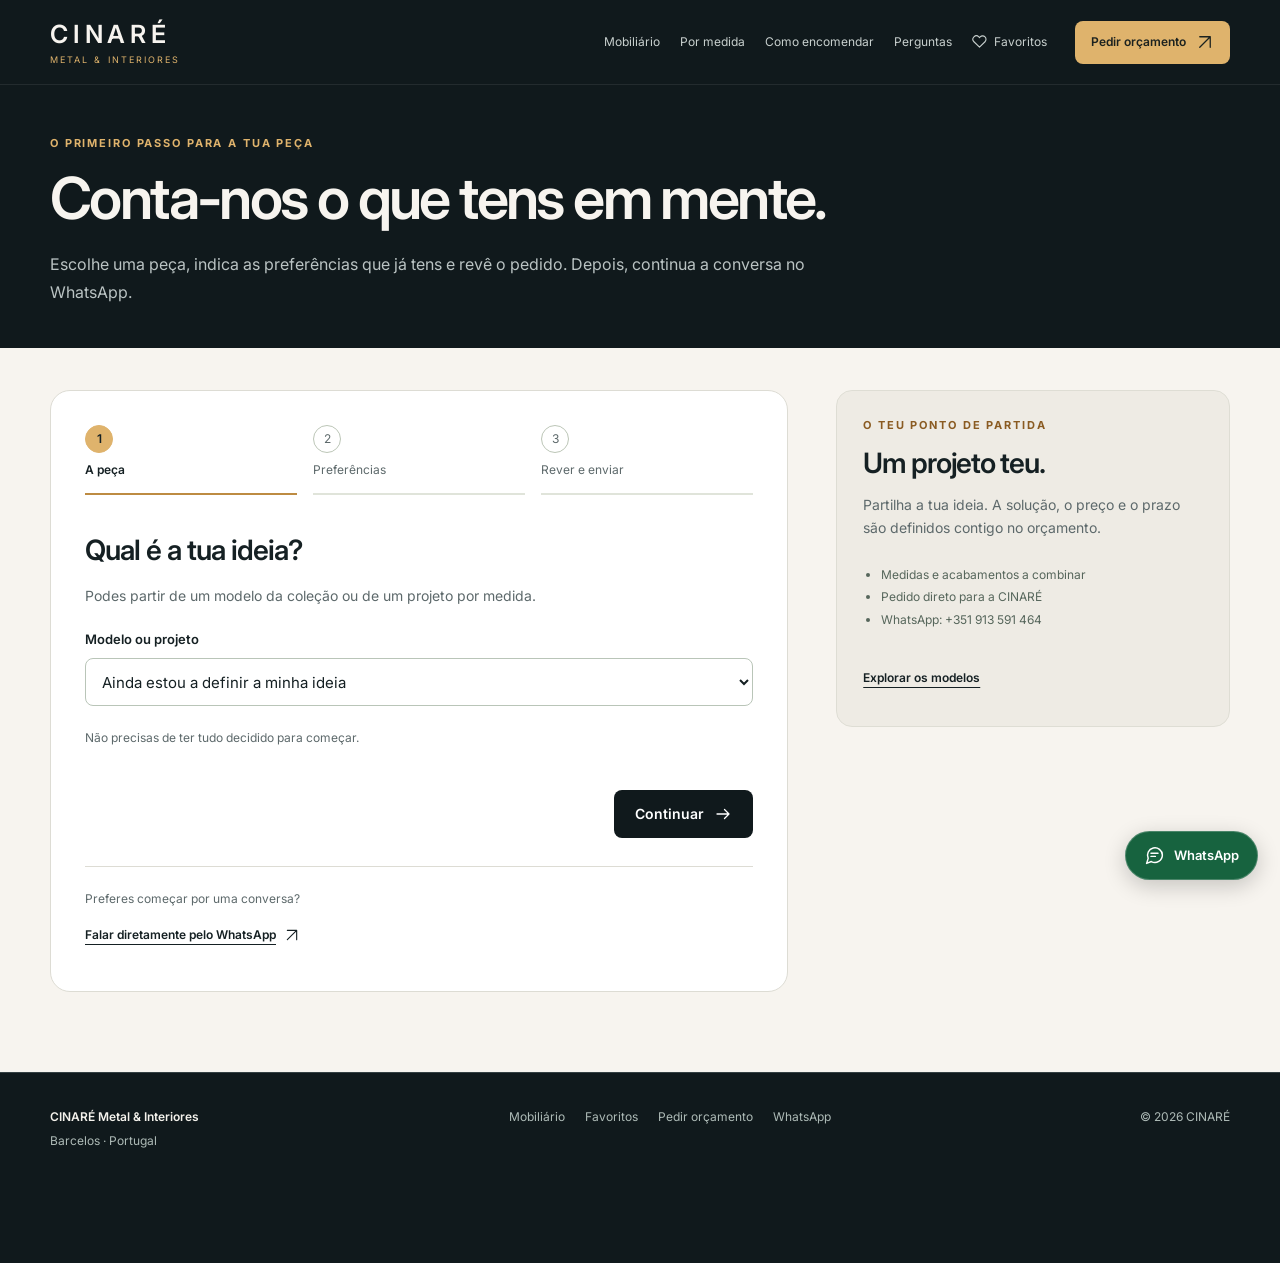
<file: orcamento.html>
<!doctype html>
<html lang="pt-PT"><head>
<meta charset="utf-8"><meta name="viewport" content="width=device-width,initial-scale=1">
<meta name="theme-color" content="#10191c"><title>Pedir orçamento por medida — CINARÉ</title>
<meta name="description" content="Prepara o teu pedido de orçamento CINARÉ: modelo, medidas opcionais, acabamento e localidade. Revê a mensagem e continua pelo WhatsApp.">
<link rel="canonical" href="https://carloscinare.github.io/CINAREMETAL-INTERIORES/orcamento.html">
<meta property="og:type" content="website"><meta property="og:locale" content="pt_PT">
<meta property="og:site_name" content="CINARÉ Metal &amp; Interiores">
<meta property="og:title" content="Pedir orçamento por medida — CINARÉ"><meta property="og:description" content="Prepara o teu pedido de orçamento CINARÉ: modelo, medidas opcionais, acabamento e localidade. Revê a mensagem e continua pelo WhatsApp.">
<meta property="og:url" content="https://carloscinare.github.io/CINAREMETAL-INTERIORES/orcamento.html"><meta property="og:image" content="https://carloscinare.github.io/CINAREMETAL-INTERIORES/imagens/mesa-centro-a504366f-partilha.jpg">
<meta property="og:image:width" content="1200"><meta property="og:image:height" content="900">
<meta property="og:image:alt" content="Mesa de centro — visualização ilustrativa">
<meta name="twitter:card" content="summary_large_image">
<meta name="twitter:title" content="Pedir orçamento por medida — CINARÉ"><meta name="twitter:image" content="https://carloscinare.github.io/CINAREMETAL-INTERIORES/imagens/mesa-centro-a504366f-partilha.jpg">
<link rel="preconnect" href="https://fonts.googleapis.com"><link rel="preconnect" href="https://fonts.gstatic.com" crossorigin>
<link href="https://fonts.googleapis.com/css2?family=Inter:wght@400;500;600;700&amp;display=swap" rel="stylesheet">
<link rel="stylesheet" href="./site.css?v=20261117-2"><link rel="stylesheet" href="./features.css?v=20261117-2">
<script src="./catalogo.js?v=20261117-2" defer></script><script src="./app.js?v=20261117-2" defer></script>
</head><body data-page="quote" data-root="./"><a class="skip-link" href="#conteudo">Saltar para o conteúdo</a>
<header class="site-header"><div class="wrap nav">
<a class="brand" href="./index.html#inicio" aria-label="CINARÉ Metal e Interiores — início"><strong>CINARÉ</strong><span>Metal &amp; Interiores</span></a>
<button class="menu-toggle" type="button" data-menu-toggle aria-expanded="false" aria-controls="site-menu" aria-label="Abrir menu"><svg class="ui-icon" viewBox="0 0 24 24" fill="none" stroke="currentColor" stroke-width="1.7" stroke-linecap="round" stroke-linejoin="round" aria-hidden="true"><path d="M4 6h16M4 12h16M4 18h16"/></svg>Menu</button>
<nav class="site-menu" id="site-menu" aria-label="Navegação principal">
<a href="./mobiliario-industrial.html">Mobiliário</a><a href="./index.html#servicos">Por medida</a><a href="./index.html#processo">Como encomendar</a>
<a href="./index.html#perguntas">Perguntas</a><a class="favorites-nav" href="./favoritos.html"><svg class="ui-icon" viewBox="0 0 24 24" fill="none" stroke="currentColor" stroke-width="1.7" stroke-linecap="round" stroke-linejoin="round" aria-hidden="true"><path d="M20.8 4.6a5.5 5.5 0 0 0-7.8 0L12 5.7l-1.1-1.1a5.5 5.5 0 0 0-7.8 7.8L12 21l8.8-8.6a5.5 5.5 0 0 0 0-7.8Z"/></svg>Favoritos <span class="favorite-count" data-favorite-count hidden>0</span></a>
<a class="mobile-quote btn btn-gold" href="./orcamento.html">Pedir orçamento <svg class="ui-icon" viewBox="0 0 24 24" fill="none" stroke="currentColor" stroke-width="1.7" stroke-linecap="round" stroke-linejoin="round" aria-hidden="true"><path d="M5 19 19 5M5 5h14v14"/></svg></a></nav>
<a class="header-quote btn btn-gold" href="./orcamento.html">Pedir orçamento <svg class="ui-icon" viewBox="0 0 24 24" fill="none" stroke="currentColor" stroke-width="1.7" stroke-linecap="round" stroke-linejoin="round" aria-hidden="true"><path d="M5 19 19 5M5 5h14v14"/></svg></a>
</div></header><main id="conteudo"><section class="quote-intro dark"><div class="wrap"><span class="eyebrow">O primeiro passo para a tua peça</span><h1>Conta-nos o que tens em mente.</h1><p class="lead">Escolhe uma peça, indica as preferências que já tens e revê o pedido. Depois, continua a conversa no WhatsApp.</p></div></section>
<section class="quote-section"><div class="wrap quote-layout"><div class="quote-panel"><noscript><h2>Vamos falar da tua ideia?</h2><p>O pedido guiado precisa de JavaScript. Podes pedir orçamento diretamente pelo WhatsApp.</p><a class="btn btn-dark" href="https://wa.me/351913591464?text=Ol%C3%A1%21%20Gostaria%20de%20pedir%20um%20or%C3%A7amento%20para%20um%20projeto%20por%20medida.">Abrir WhatsApp</a></noscript>
<form id="quote-form" novalidate hidden><ol class="quote-progress" aria-label="Etapas do pedido"><li data-step-label="0" aria-current="step"><span>1</span>A peça</li><li data-step-label="1"><span>2</span>Preferências</li><li data-step-label="2"><span>3</span>Rever e enviar</li></ol><p class="sr-only" role="status" aria-live="polite" data-step-status>Passo 1 de 3</p>
<fieldset data-quote-step="0"><legend tabindex="-1">Qual é a tua ideia?</legend><p>Podes partir de um modelo da coleção ou de um projeto por medida.</p><div class="form-field"><label for="quote-model">Modelo ou projeto</label><select id="quote-model" name="model"><option value="projeto-por-medida">Ainda estou a definir a minha ideia</option><optgroup label="Mobiliário da coleção"><option value="mesa-centro">Mesa de centro</option><option value="consola-industrial">Consola industrial</option><option value="estante-industrial">Estante industrial</option><option value="mesa-apoio">Mesa de apoio</option><option value="suporte-planta">Suporte para planta</option><option value="prateleira-parede">Prateleira de parede</option><option value="porta-revistas">Porta-revistas</option><option value="banco-sapateira">Banco sapateira</option><option value="banco-alto">Banco alto</option></optgroup><optgroup label="Outros projetos"><option value="portao-metal-madeira">Portão em metal e madeira</option><option value="projeto-personalizado">Outro projeto por medida</option></optgroup></select></div><p class="form-note">Não precisas de ter tudo decidido para começar.</p></fieldset>
<fieldset data-quote-step="1"><legend tabindex="-1">À medida do teu espaço.</legend><p>Estas informações são opcionais. Indica apenas o que já souberes.</p><div class="dimensions-grid"><div class="form-field"><label for="quote-width">Largura <span>(cm)</span></label><input id="quote-width" name="width" type="text" inputmode="decimal" maxlength="8" placeholder="Opcional" aria-describedby="width-error"><span class="field-error" id="width-error" hidden>Indica um número positivo, por exemplo 80 ou 80,5.</span></div><div class="form-field"><label for="quote-depth">Profundidade <span>(cm)</span></label><input id="quote-depth" name="depth" type="text" inputmode="decimal" maxlength="8" placeholder="Opcional" aria-describedby="depth-error"><span class="field-error" id="depth-error" hidden>Indica um número positivo, por exemplo 80 ou 80,5.</span></div><div class="form-field"><label for="quote-height">Altura <span>(cm)</span></label><input id="quote-height" name="height" type="text" inputmode="decimal" maxlength="8" placeholder="Opcional" aria-describedby="height-error"><span class="field-error" id="height-error" hidden>Indica um número positivo, por exemplo 80 ou 80,5.</span></div></div><label class="checkbox-label"><input type="checkbox" id="quote-help" name="needsHelp">Preciso de ajuda para definir as medidas</label><div class="form-field"><label for="quote-finish">Acabamento pretendido <span>(opcional)</span></label><input type="text" id="quote-finish" name="finish" maxlength="160" placeholder="Ex.: metal preto e madeira em tom natural"></div><p class="form-note">As medidas finais, os materiais e os acabamentos são confirmados na proposta.</p></fieldset>
<fieldset data-quote-step="2"><legend tabindex="-1">Revê o teu pedido.</legend><div class="form-field"><label for="quote-city">Localidade <span>(opcional)</span></label><input id="quote-city" name="city" type="text" maxlength="100" autocomplete="address-level2" placeholder="Para combinar levantamento ou entrega"></div><div class="form-field"><label for="quote-notes">O que mais devemos saber? <span>(opcional)</span></label><textarea id="quote-notes" name="notes" rows="3" maxlength="1000" placeholder="Fala-nos do espaço, da utilização ou da tua ideia."></textarea></div><details class="quote-preview" open><summary>Mensagem que vais levar para o WhatsApp</summary><textarea id="quote-message" readonly rows="8" aria-label="Resumo do pedido para o WhatsApp"></textarea></details><a class="btn btn-dark quote-send" id="quote-whatsapp" href="https://wa.me/351913591464?text=Ol%C3%A1%21%20Gostaria%20de%20pedir%20um%20or%C3%A7amento%20para%20um%20projeto%20por%20medida." target="_blank" rel="noopener noreferrer">Continuar no WhatsApp <svg class="ui-icon" viewBox="0 0 24 24" fill="none" stroke="currentColor" stroke-width="1.7" stroke-linecap="round" stroke-linejoin="round" aria-hidden="true"><path d="M5 19 19 5M5 5h14v14"/></svg></a><p class="form-note" id="quote-send-note">Ao continuar, os dados que preencheste abrem numa mensagem no WhatsApp. Confirma o envio nessa aplicação.</p></fieldset>
<div class="quote-navigation"><button class="btn btn-outline" type="button" data-quote-back hidden>Voltar</button><button class="btn btn-dark" type="button" data-quote-next>Continuar <svg class="ui-icon" viewBox="0 0 24 24" fill="none" stroke="currentColor" stroke-width="1.7" stroke-linecap="round" stroke-linejoin="round" aria-hidden="true"><path d="M4 12h16m-6-6 6 6-6 6"/></svg></button></div></form>
<div class="quote-direct"><span>Preferes começar por uma conversa?</span><a class="text-link" id="quote-direct" href="https://wa.me/351913591464?text=Ol%C3%A1%21%20Gostaria%20de%20pedir%20um%20or%C3%A7amento%20para%20um%20projeto%20por%20medida.">Falar diretamente pelo WhatsApp <svg class="ui-icon" viewBox="0 0 24 24" fill="none" stroke="currentColor" stroke-width="1.7" stroke-linecap="round" stroke-linejoin="round" aria-hidden="true"><path d="M5 19 19 5M5 5h14v14"/></svg></a></div></div>
<aside class="quote-aside" aria-labelledby="quote-aside-title"><span class="eyebrow">O teu ponto de partida</span><figure class="quote-model-visual" data-quote-product hidden><img id="quote-model-image" alt="" width="640" height="480"></figure><h2 id="quote-aside-title" data-quote-model>Um projeto teu.</h2><p data-quote-model-description>Partilha a tua ideia. A solução, o preço e o prazo são definidos contigo no orçamento.</p><ul><li>Medidas e acabamentos a combinar</li><li>Pedido direto para a CINARÉ</li><li>WhatsApp: +351 913 591 464</li></ul><a class="text-link" data-quote-model-link href="./mobiliario-industrial.html">Explorar os modelos <svg class="ui-icon" viewBox="0 0 24 24" fill="none" stroke="currentColor" stroke-width="1.7" stroke-linecap="round" stroke-linejoin="round" aria-hidden="true"><path d="M4 12h16m-6-6 6 6-6 6"/></svg></a></aside></div></section></main><footer class="site-footer"><div class="wrap footer-grid">
<div><span class="footer-title">CINARÉ Metal &amp; Interiores</span>Barcelos · Portugal</div>
<nav class="footer-links" aria-label="Navegação do rodapé"><a href="./mobiliario-industrial.html">Mobiliário</a><a href="./favoritos.html">Favoritos</a><a href="./orcamento.html">Pedir orçamento</a><a href="https://wa.me/351913591464?text=Ol%C3%A1%21%20Gostaria%20de%20pedir%20um%20or%C3%A7amento%20para%20um%20projeto%20por%20medida.">WhatsApp</a></nav><div>© 2026 CINARÉ</div>
</div></footer><a class="whatsapp-float" href="https://wa.me/351913591464?text=Ol%C3%A1%21%20Gostaria%20de%20pedir%20um%20or%C3%A7amento%20para%20um%20projeto%20por%20medida." aria-label="Falar com a CINARÉ pelo WhatsApp"><svg class="ui-icon" viewBox="0 0 24 24" fill="none" stroke="currentColor" stroke-width="1.7" stroke-linecap="round" stroke-linejoin="round" aria-hidden="true"><path d="M21 11.5a8.5 8.5 0 0 1-12.6 7.4L3 21l1.8-5.7A8.5 8.5 0 1 1 21 11.5Z"/><path d="M8 9.5h8M8 13h5"/></svg><span>WhatsApp</span></a><div class="site-announcement" role="status" aria-live="polite" aria-atomic="true" data-announcement></div>
<dialog class="share-dialog" id="share-dialog" aria-labelledby="share-title"><div class="dialog-top"><h2 id="share-title">Partilhar peça</h2><button class="dialog-close" type="button" data-close-share aria-label="Fechar partilha">×</button></div>
<p>Envia esta peça a alguém ou guarda a ligação para mais tarde.</p><label for="share-url">Ligação da peça</label><div class="copy-row"><input id="share-url" readonly type="url" spellcheck="false"><button class="btn btn-dark" type="button" data-copy-share>Copiar</button></div>
<div class="share-actions"><button class="btn btn-outline" type="button" data-native-share hidden>Partilhar no dispositivo</button><a class="btn btn-outline" id="share-whatsapp" target="_blank" rel="noopener noreferrer">Partilhar no WhatsApp</a></div><p class="share-status" role="status" data-share-status></p></dialog>
<dialog class="zoom-dialog" id="zoom-dialog" aria-labelledby="zoom-title" aria-describedby="zoom-help"><div class="zoom-toolbar"><h2 id="zoom-title">Imagem da peça</h2><div class="zoom-controls"><button type="button" data-zoom-out aria-label="Reduzir imagem">−</button><output data-zoom-level aria-live="polite">100%</output><button type="button" data-zoom-in aria-label="Ampliar imagem">+</button><button type="button" data-zoom-reset>Repor</button><button type="button" data-close-zoom aria-label="Fechar ampliação">×</button></div></div>
<div class="zoom-stage" data-zoom-stage><img id="zoom-image" alt="" draggable="false"><p class="zoom-loading" role="status" data-zoom-loading>A carregar imagem…</p></div>
<div class="zoom-footer"><p id="zoom-help">Usa + e −, a roda do rato ou dois dedos para ampliar. Arrasta a imagem para explorar os detalhes.</p><a class="text-link" id="zoom-original" target="_blank" rel="noopener">Ver imagem original</a></div></dialog></body></html>
</file>
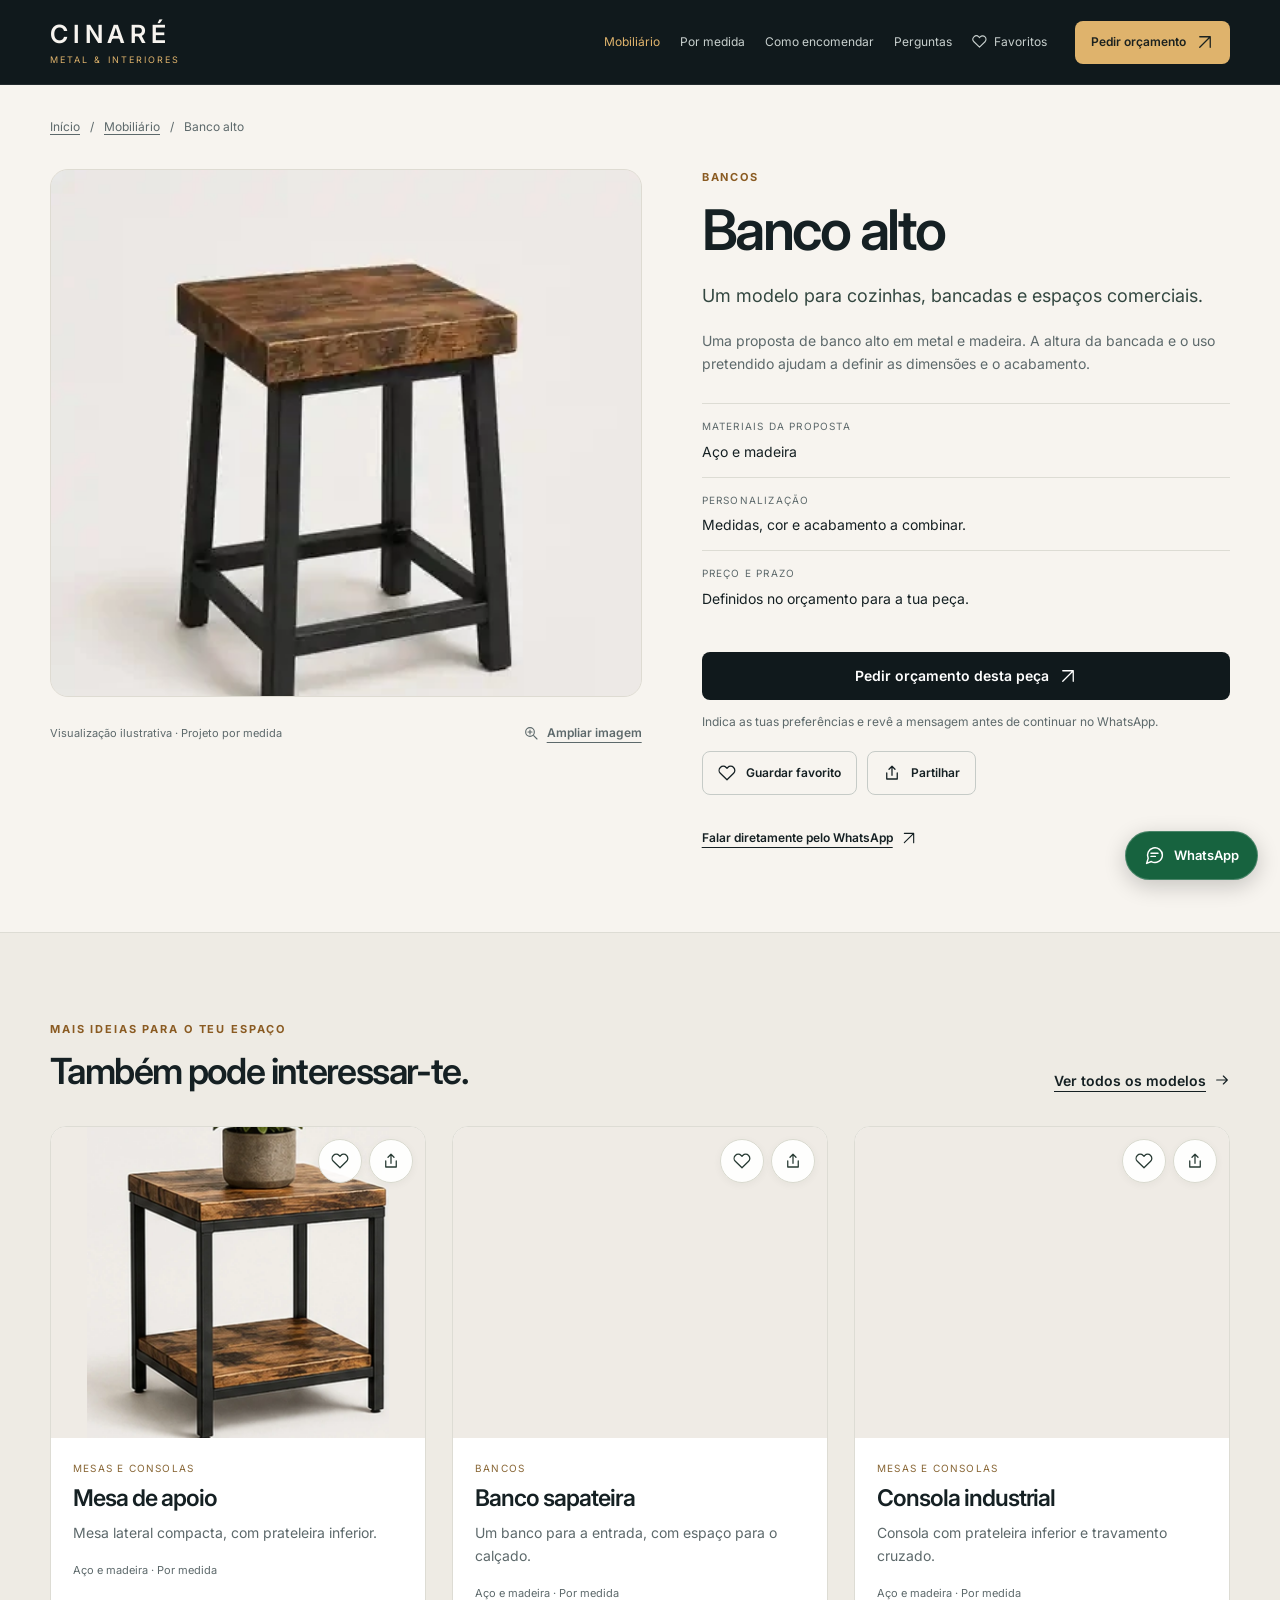
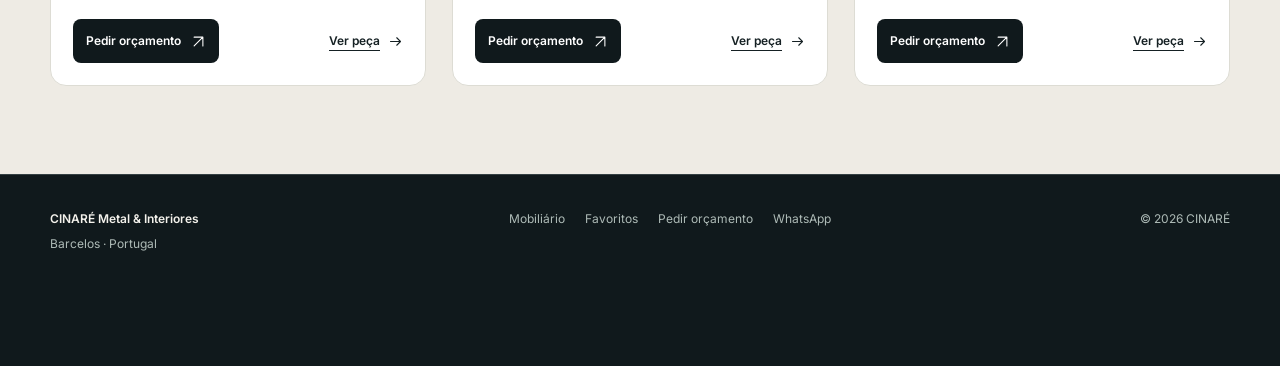
<file: modelos/banco-alto.html>
<!doctype html>
<html lang="pt-PT"><head>
<meta charset="utf-8"><meta name="viewport" content="width=device-width,initial-scale=1">
<meta name="theme-color" content="#10191c"><title>Banco alto por medida — CINARÉ</title>
<meta name="description" content="Um modelo para cozinhas, bancadas e espaços comerciais. Descobre os detalhes e pede orçamento com as medidas e o acabamento que procuras.">
<link rel="canonical" href="https://carloscinare.github.io/CINAREMETAL-INTERIORES/modelos/banco-alto.html">
<meta property="og:type" content="website"><meta property="og:locale" content="pt_PT">
<meta property="og:site_name" content="CINARÉ Metal &amp; Interiores">
<meta property="og:title" content="Banco alto por medida — CINARÉ"><meta property="og:description" content="Um modelo para cozinhas, bancadas e espaços comerciais. Descobre os detalhes e pede orçamento com as medidas e o acabamento que procuras.">
<meta property="og:url" content="https://carloscinare.github.io/CINAREMETAL-INTERIORES/modelos/banco-alto.html"><meta property="og:image" content="https://carloscinare.github.io/CINAREMETAL-INTERIORES/imagens/banco-alto-618885f7-partilha.jpg">
<meta property="og:image:width" content="400"><meta property="og:image:height" content="400">
<meta property="og:image:alt" content="Banco alto — visualização ilustrativa">
<meta name="twitter:card" content="summary_large_image">
<meta name="twitter:title" content="Banco alto por medida — CINARÉ"><meta name="twitter:image" content="https://carloscinare.github.io/CINAREMETAL-INTERIORES/imagens/banco-alto-618885f7-partilha.jpg">
<link rel="preconnect" href="https://fonts.googleapis.com"><link rel="preconnect" href="https://fonts.gstatic.com" crossorigin>
<link href="https://fonts.googleapis.com/css2?family=Inter:wght@400;500;600;700&amp;display=swap" rel="stylesheet">
<link rel="stylesheet" href="../site.css?v=20261117-2"><link rel="stylesheet" href="../features.css?v=20261117-2">
<script src="../catalogo.js?v=20261117-2" defer></script><script src="../app.js?v=20261117-2" defer></script>
</head><body data-page="product" data-root="../"><a class="skip-link" href="#conteudo">Saltar para o conteúdo</a>
<header class="site-header"><div class="wrap nav">
<a class="brand" href="../index.html#inicio" aria-label="CINARÉ Metal e Interiores — início"><strong>CINARÉ</strong><span>Metal &amp; Interiores</span></a>
<button class="menu-toggle" type="button" data-menu-toggle aria-expanded="false" aria-controls="site-menu" aria-label="Abrir menu"><svg class="ui-icon" viewBox="0 0 24 24" fill="none" stroke="currentColor" stroke-width="1.7" stroke-linecap="round" stroke-linejoin="round" aria-hidden="true"><path d="M4 6h16M4 12h16M4 18h16"/></svg>Menu</button>
<nav class="site-menu" id="site-menu" aria-label="Navegação principal">
<a href="../mobiliario-industrial.html" aria-current="page">Mobiliário</a><a href="../index.html#servicos">Por medida</a><a href="../index.html#processo">Como encomendar</a>
<a href="../index.html#perguntas">Perguntas</a><a class="favorites-nav" href="../favoritos.html"><svg class="ui-icon" viewBox="0 0 24 24" fill="none" stroke="currentColor" stroke-width="1.7" stroke-linecap="round" stroke-linejoin="round" aria-hidden="true"><path d="M20.8 4.6a5.5 5.5 0 0 0-7.8 0L12 5.7l-1.1-1.1a5.5 5.5 0 0 0-7.8 7.8L12 21l8.8-8.6a5.5 5.5 0 0 0 0-7.8Z"/></svg>Favoritos <span class="favorite-count" data-favorite-count hidden>0</span></a>
<a class="mobile-quote btn btn-gold" href="../orcamento.html">Pedir orçamento <svg class="ui-icon" viewBox="0 0 24 24" fill="none" stroke="currentColor" stroke-width="1.7" stroke-linecap="round" stroke-linejoin="round" aria-hidden="true"><path d="M5 19 19 5M5 5h14v14"/></svg></a></nav>
<a class="header-quote btn btn-gold" href="../orcamento.html">Pedir orçamento <svg class="ui-icon" viewBox="0 0 24 24" fill="none" stroke="currentColor" stroke-width="1.7" stroke-linecap="round" stroke-linejoin="round" aria-hidden="true"><path d="M5 19 19 5M5 5h14v14"/></svg></a>
</div></header><main id="conteudo"><section class="product-section"><div class="wrap"><nav class="breadcrumb light-breadcrumb" aria-label="Localização na página"><a href="../index.html">Início</a><span aria-hidden="true">/</span><a href="../mobiliario-industrial.html">Mobiliário</a><span aria-hidden="true">/</span><span aria-current="page">Banco alto</span></nav>
<div class="product-detail-grid"><figure class="product-detail-visual"><a class="detail-image" href="../galeria/banco-alto-novo.jpg" data-zoom="banco-alto" aria-label="Ampliar imagem: Banco alto"><img src="../imagens/banco-alto-618885f7-400.webp" srcset="../imagens/banco-alto-618885f7-320.webp 320w, ../imagens/banco-alto-618885f7-400.webp 400w" sizes="(max-width: 800px) 94vw, 650px" width="400" height="400" alt="Banco alto — visualização ilustrativa" loading="eager" decoding="async" fetchpriority="high"></a><figcaption><span>Visualização ilustrativa · Projeto por medida</span><a class="text-link" href="../galeria/banco-alto-novo.jpg" data-zoom="banco-alto"><svg class="ui-icon" viewBox="0 0 24 24" fill="none" stroke="currentColor" stroke-width="1.7" stroke-linecap="round" stroke-linejoin="round" aria-hidden="true"><circle cx="10.5" cy="10.5" r="6.5"/><path d="m16 16 5 5M10.5 7.5v6m-3-3h6"/></svg>Ampliar imagem</a></figcaption></figure>
<div class="product-detail-copy"><span class="eyebrow">Bancos</span><h1>Banco alto</h1><p class="detail-lead">Um modelo para cozinhas, bancadas e espaços comerciais.</p><p>Uma proposta de banco alto em metal e madeira. A altura da bancada e o uso pretendido ajudam a definir as dimensões e o acabamento.</p>
<dl class="product-specs"><div><dt>Materiais da proposta</dt><dd>Aço e madeira</dd></div><div><dt>Personalização</dt><dd>Medidas, cor e acabamento a combinar.</dd></div><div><dt>Preço e prazo</dt><dd>Definidos no orçamento para a tua peça.</dd></div></dl>
<a class="btn btn-dark product-request" href="../orcamento.html?modelo=banco-alto">Pedir orçamento desta peça <svg class="ui-icon" viewBox="0 0 24 24" fill="none" stroke="currentColor" stroke-width="1.7" stroke-linecap="round" stroke-linejoin="round" aria-hidden="true"><path d="M5 19 19 5M5 5h14v14"/></svg></a><p class="request-hint">Indica as tuas preferências e revê a mensagem antes de continuar no WhatsApp.</p><div class="detail-tools"><button class="btn btn-outline favorite-toggle" type="button" data-favorite="banco-alto" aria-pressed="false" aria-label="Guardar Banco alto nos favoritos" hidden><svg class="ui-icon" viewBox="0 0 24 24" fill="none" stroke="currentColor" stroke-width="1.7" stroke-linecap="round" stroke-linejoin="round" aria-hidden="true"><path d="M20.8 4.6a5.5 5.5 0 0 0-7.8 0L12 5.7l-1.1-1.1a5.5 5.5 0 0 0-7.8 7.8L12 21l8.8-8.6a5.5 5.5 0 0 0 0-7.8Z"/></svg><span data-favorite-label>Guardar favorito</span></button>
<button class="btn btn-outline" type="button" data-share="banco-alto" aria-label="Partilhar Banco alto" hidden><svg class="ui-icon" viewBox="0 0 24 24" fill="none" stroke="currentColor" stroke-width="1.7" stroke-linecap="round" stroke-linejoin="round" aria-hidden="true"><path d="M12 15V3m-4 4 4-4 4 4M5 12v8h14v-8"/></svg><span>Partilhar</span></button></div><a class="text-link direct-contact" href="https://wa.me/351913591464?text=Ol%C3%A1%21%20Gostaria%20de%20pedir%20um%20or%C3%A7amento%20para%3A%20Banco%20alto.">Falar diretamente pelo WhatsApp <svg class="ui-icon" viewBox="0 0 24 24" fill="none" stroke="currentColor" stroke-width="1.7" stroke-linecap="round" stroke-linejoin="round" aria-hidden="true"><path d="M5 19 19 5M5 5h14v14"/></svg></a></div></div></div></section>
<section class="section related-section" aria-labelledby="related-title"><div class="wrap"><div class="section-heading"><div><span class="eyebrow">Mais ideias para o teu espaço</span><h2 id="related-title">Também pode interessar-te.</h2></div><a class="text-link" href="../mobiliario-industrial.html">Ver todos os modelos <svg class="ui-icon" viewBox="0 0 24 24" fill="none" stroke="currentColor" stroke-width="1.7" stroke-linecap="round" stroke-linejoin="round" aria-hidden="true"><path d="M4 12h16m-6-6 6 6-6 6"/></svg></a></div><div class="catalog-grid related-grid"><article class="product-card" id="relacionado-mesa-apoio" data-product="mesa-apoio" data-category="mesas">
<div class="product-media"><a class="product-photo" href="../modelos/mesa-apoio.html" aria-label="Ver Mesa de apoio"><img src="../imagens/mesa-apoio-13d93145-640.webp" srcset="../imagens/mesa-apoio-13d93145-320.webp 320w, ../imagens/mesa-apoio-13d93145-640.webp 640w, ../imagens/mesa-apoio-13d93145-872.webp 872w" sizes="(max-width: 560px) calc(100vw - 36px), (max-width: 800px) 46vw, 380px" width="872" height="900" alt="Mesa de apoio — visualização ilustrativa" loading="lazy" decoding="async"></a><div class="product-tools"><button class="icon-button favorite-toggle" type="button" data-favorite="mesa-apoio" aria-pressed="false" aria-label="Guardar Mesa de apoio nos favoritos" hidden><svg class="ui-icon" viewBox="0 0 24 24" fill="none" stroke="currentColor" stroke-width="1.7" stroke-linecap="round" stroke-linejoin="round" aria-hidden="true"><path d="M20.8 4.6a5.5 5.5 0 0 0-7.8 0L12 5.7l-1.1-1.1a5.5 5.5 0 0 0-7.8 7.8L12 21l8.8-8.6a5.5 5.5 0 0 0 0-7.8Z"/></svg></button>
<button class="icon-button" type="button" data-share="mesa-apoio" aria-label="Partilhar Mesa de apoio" hidden><svg class="ui-icon" viewBox="0 0 24 24" fill="none" stroke="currentColor" stroke-width="1.7" stroke-linecap="round" stroke-linejoin="round" aria-hidden="true"><path d="M12 15V3m-4 4 4-4 4 4M5 12v8h14v-8"/></svg></button></div></div>
<div class="product-copy"><span class="product-category">Mesas e consolas</span><h3><a href="../modelos/mesa-apoio.html">Mesa de apoio</a></h3>
<p class="product-description">Mesa lateral compacta, com prateleira inferior.</p><p class="product-material">Aço e madeira · Por medida</p>
<div class="product-actions"><a class="btn btn-dark" href="../orcamento.html?modelo=mesa-apoio">Pedir orçamento <svg class="ui-icon" viewBox="0 0 24 24" fill="none" stroke="currentColor" stroke-width="1.7" stroke-linecap="round" stroke-linejoin="round" aria-hidden="true"><path d="M5 19 19 5M5 5h14v14"/></svg></a><a class="text-link" href="../modelos/mesa-apoio.html">Ver peça <svg class="ui-icon" viewBox="0 0 24 24" fill="none" stroke="currentColor" stroke-width="1.7" stroke-linecap="round" stroke-linejoin="round" aria-hidden="true"><path d="M4 12h16m-6-6 6 6-6 6"/></svg></a></div></div></article><article class="product-card" id="relacionado-banco-sapateira" data-product="banco-sapateira" data-category="bancos">
<div class="product-media"><a class="product-photo" href="../modelos/banco-sapateira.html" aria-label="Ver Banco sapateira"><img src="../imagens/banco-sapateira-3815e8a0-640.webp" srcset="../imagens/banco-sapateira-3815e8a0-320.webp 320w, ../imagens/banco-sapateira-3815e8a0-640.webp 640w, ../imagens/banco-sapateira-3815e8a0-960.webp 960w, ../imagens/banco-sapateira-3815e8a0-1280.webp 1280w, ../imagens/banco-sapateira-3815e8a0-1448.webp 1448w" sizes="(max-width: 560px) calc(100vw - 36px), (max-width: 800px) 46vw, 380px" width="1448" height="1086" alt="Banco sapateira — visualização ilustrativa" loading="lazy" decoding="async"></a><div class="product-tools"><button class="icon-button favorite-toggle" type="button" data-favorite="banco-sapateira" aria-pressed="false" aria-label="Guardar Banco sapateira nos favoritos" hidden><svg class="ui-icon" viewBox="0 0 24 24" fill="none" stroke="currentColor" stroke-width="1.7" stroke-linecap="round" stroke-linejoin="round" aria-hidden="true"><path d="M20.8 4.6a5.5 5.5 0 0 0-7.8 0L12 5.7l-1.1-1.1a5.5 5.5 0 0 0-7.8 7.8L12 21l8.8-8.6a5.5 5.5 0 0 0 0-7.8Z"/></svg></button>
<button class="icon-button" type="button" data-share="banco-sapateira" aria-label="Partilhar Banco sapateira" hidden><svg class="ui-icon" viewBox="0 0 24 24" fill="none" stroke="currentColor" stroke-width="1.7" stroke-linecap="round" stroke-linejoin="round" aria-hidden="true"><path d="M12 15V3m-4 4 4-4 4 4M5 12v8h14v-8"/></svg></button></div></div>
<div class="product-copy"><span class="product-category">Bancos</span><h3><a href="../modelos/banco-sapateira.html">Banco sapateira</a></h3>
<p class="product-description">Um banco para a entrada, com espaço para o calçado.</p><p class="product-material">Aço e madeira · Por medida</p>
<div class="product-actions"><a class="btn btn-dark" href="../orcamento.html?modelo=banco-sapateira">Pedir orçamento <svg class="ui-icon" viewBox="0 0 24 24" fill="none" stroke="currentColor" stroke-width="1.7" stroke-linecap="round" stroke-linejoin="round" aria-hidden="true"><path d="M5 19 19 5M5 5h14v14"/></svg></a><a class="text-link" href="../modelos/banco-sapateira.html">Ver peça <svg class="ui-icon" viewBox="0 0 24 24" fill="none" stroke="currentColor" stroke-width="1.7" stroke-linecap="round" stroke-linejoin="round" aria-hidden="true"><path d="M4 12h16m-6-6 6 6-6 6"/></svg></a></div></div></article><article class="product-card" id="relacionado-consola-industrial" data-product="consola-industrial" data-category="mesas">
<div class="product-media"><a class="product-photo" href="../modelos/consola-industrial.html" aria-label="Ver Consola industrial"><img src="../imagens/consola-industrial-3e8d62cb-640.webp" srcset="../imagens/consola-industrial-3e8d62cb-320.webp 320w, ../imagens/consola-industrial-3e8d62cb-640.webp 640w, ../imagens/consola-industrial-3e8d62cb-960.webp 960w, ../imagens/consola-industrial-3e8d62cb-1280.webp 1280w, ../imagens/consola-industrial-3e8d62cb-1448.webp 1448w" sizes="(max-width: 560px) calc(100vw - 36px), (max-width: 800px) 46vw, 380px" width="1448" height="1086" alt="Consola industrial — visualização ilustrativa" loading="lazy" decoding="async"></a><div class="product-tools"><button class="icon-button favorite-toggle" type="button" data-favorite="consola-industrial" aria-pressed="false" aria-label="Guardar Consola industrial nos favoritos" hidden><svg class="ui-icon" viewBox="0 0 24 24" fill="none" stroke="currentColor" stroke-width="1.7" stroke-linecap="round" stroke-linejoin="round" aria-hidden="true"><path d="M20.8 4.6a5.5 5.5 0 0 0-7.8 0L12 5.7l-1.1-1.1a5.5 5.5 0 0 0-7.8 7.8L12 21l8.8-8.6a5.5 5.5 0 0 0 0-7.8Z"/></svg></button>
<button class="icon-button" type="button" data-share="consola-industrial" aria-label="Partilhar Consola industrial" hidden><svg class="ui-icon" viewBox="0 0 24 24" fill="none" stroke="currentColor" stroke-width="1.7" stroke-linecap="round" stroke-linejoin="round" aria-hidden="true"><path d="M12 15V3m-4 4 4-4 4 4M5 12v8h14v-8"/></svg></button></div></div>
<div class="product-copy"><span class="product-category">Mesas e consolas</span><h3><a href="../modelos/consola-industrial.html">Consola industrial</a></h3>
<p class="product-description">Consola com prateleira inferior e travamento cruzado.</p><p class="product-material">Aço e madeira · Por medida</p>
<div class="product-actions"><a class="btn btn-dark" href="../orcamento.html?modelo=consola-industrial">Pedir orçamento <svg class="ui-icon" viewBox="0 0 24 24" fill="none" stroke="currentColor" stroke-width="1.7" stroke-linecap="round" stroke-linejoin="round" aria-hidden="true"><path d="M5 19 19 5M5 5h14v14"/></svg></a><a class="text-link" href="../modelos/consola-industrial.html">Ver peça <svg class="ui-icon" viewBox="0 0 24 24" fill="none" stroke="currentColor" stroke-width="1.7" stroke-linecap="round" stroke-linejoin="round" aria-hidden="true"><path d="M4 12h16m-6-6 6 6-6 6"/></svg></a></div></div></article></div></div></section></main><footer class="site-footer"><div class="wrap footer-grid">
<div><span class="footer-title">CINARÉ Metal &amp; Interiores</span>Barcelos · Portugal</div>
<nav class="footer-links" aria-label="Navegação do rodapé"><a href="../mobiliario-industrial.html">Mobiliário</a><a href="../favoritos.html">Favoritos</a><a href="../orcamento.html">Pedir orçamento</a><a href="https://wa.me/351913591464?text=Ol%C3%A1%21%20Gostaria%20de%20pedir%20um%20or%C3%A7amento%20para%20um%20projeto%20por%20medida.">WhatsApp</a></nav><div>© 2026 CINARÉ</div>
</div></footer><a class="whatsapp-float" href="https://wa.me/351913591464?text=Ol%C3%A1%21%20Gostaria%20de%20pedir%20um%20or%C3%A7amento%20para%20um%20projeto%20por%20medida." aria-label="Falar com a CINARÉ pelo WhatsApp"><svg class="ui-icon" viewBox="0 0 24 24" fill="none" stroke="currentColor" stroke-width="1.7" stroke-linecap="round" stroke-linejoin="round" aria-hidden="true"><path d="M21 11.5a8.5 8.5 0 0 1-12.6 7.4L3 21l1.8-5.7A8.5 8.5 0 1 1 21 11.5Z"/><path d="M8 9.5h8M8 13h5"/></svg><span>WhatsApp</span></a><div class="site-announcement" role="status" aria-live="polite" aria-atomic="true" data-announcement></div>
<dialog class="share-dialog" id="share-dialog" aria-labelledby="share-title"><div class="dialog-top"><h2 id="share-title">Partilhar peça</h2><button class="dialog-close" type="button" data-close-share aria-label="Fechar partilha">×</button></div>
<p>Envia esta peça a alguém ou guarda a ligação para mais tarde.</p><label for="share-url">Ligação da peça</label><div class="copy-row"><input id="share-url" readonly type="url" spellcheck="false"><button class="btn btn-dark" type="button" data-copy-share>Copiar</button></div>
<div class="share-actions"><button class="btn btn-outline" type="button" data-native-share hidden>Partilhar no dispositivo</button><a class="btn btn-outline" id="share-whatsapp" target="_blank" rel="noopener noreferrer">Partilhar no WhatsApp</a></div><p class="share-status" role="status" data-share-status></p></dialog>
<dialog class="zoom-dialog" id="zoom-dialog" aria-labelledby="zoom-title" aria-describedby="zoom-help"><div class="zoom-toolbar"><h2 id="zoom-title">Imagem da peça</h2><div class="zoom-controls"><button type="button" data-zoom-out aria-label="Reduzir imagem">−</button><output data-zoom-level aria-live="polite">100%</output><button type="button" data-zoom-in aria-label="Ampliar imagem">+</button><button type="button" data-zoom-reset>Repor</button><button type="button" data-close-zoom aria-label="Fechar ampliação">×</button></div></div>
<div class="zoom-stage" data-zoom-stage><img id="zoom-image" alt="" draggable="false"><p class="zoom-loading" role="status" data-zoom-loading>A carregar imagem…</p></div>
<div class="zoom-footer"><p id="zoom-help">Usa + e −, a roda do rato ou dois dedos para ampliar. Arrasta a imagem para explorar os detalhes.</p><a class="text-link" id="zoom-original" target="_blank" rel="noopener">Ver imagem original</a></div></dialog></body></html>
</file>
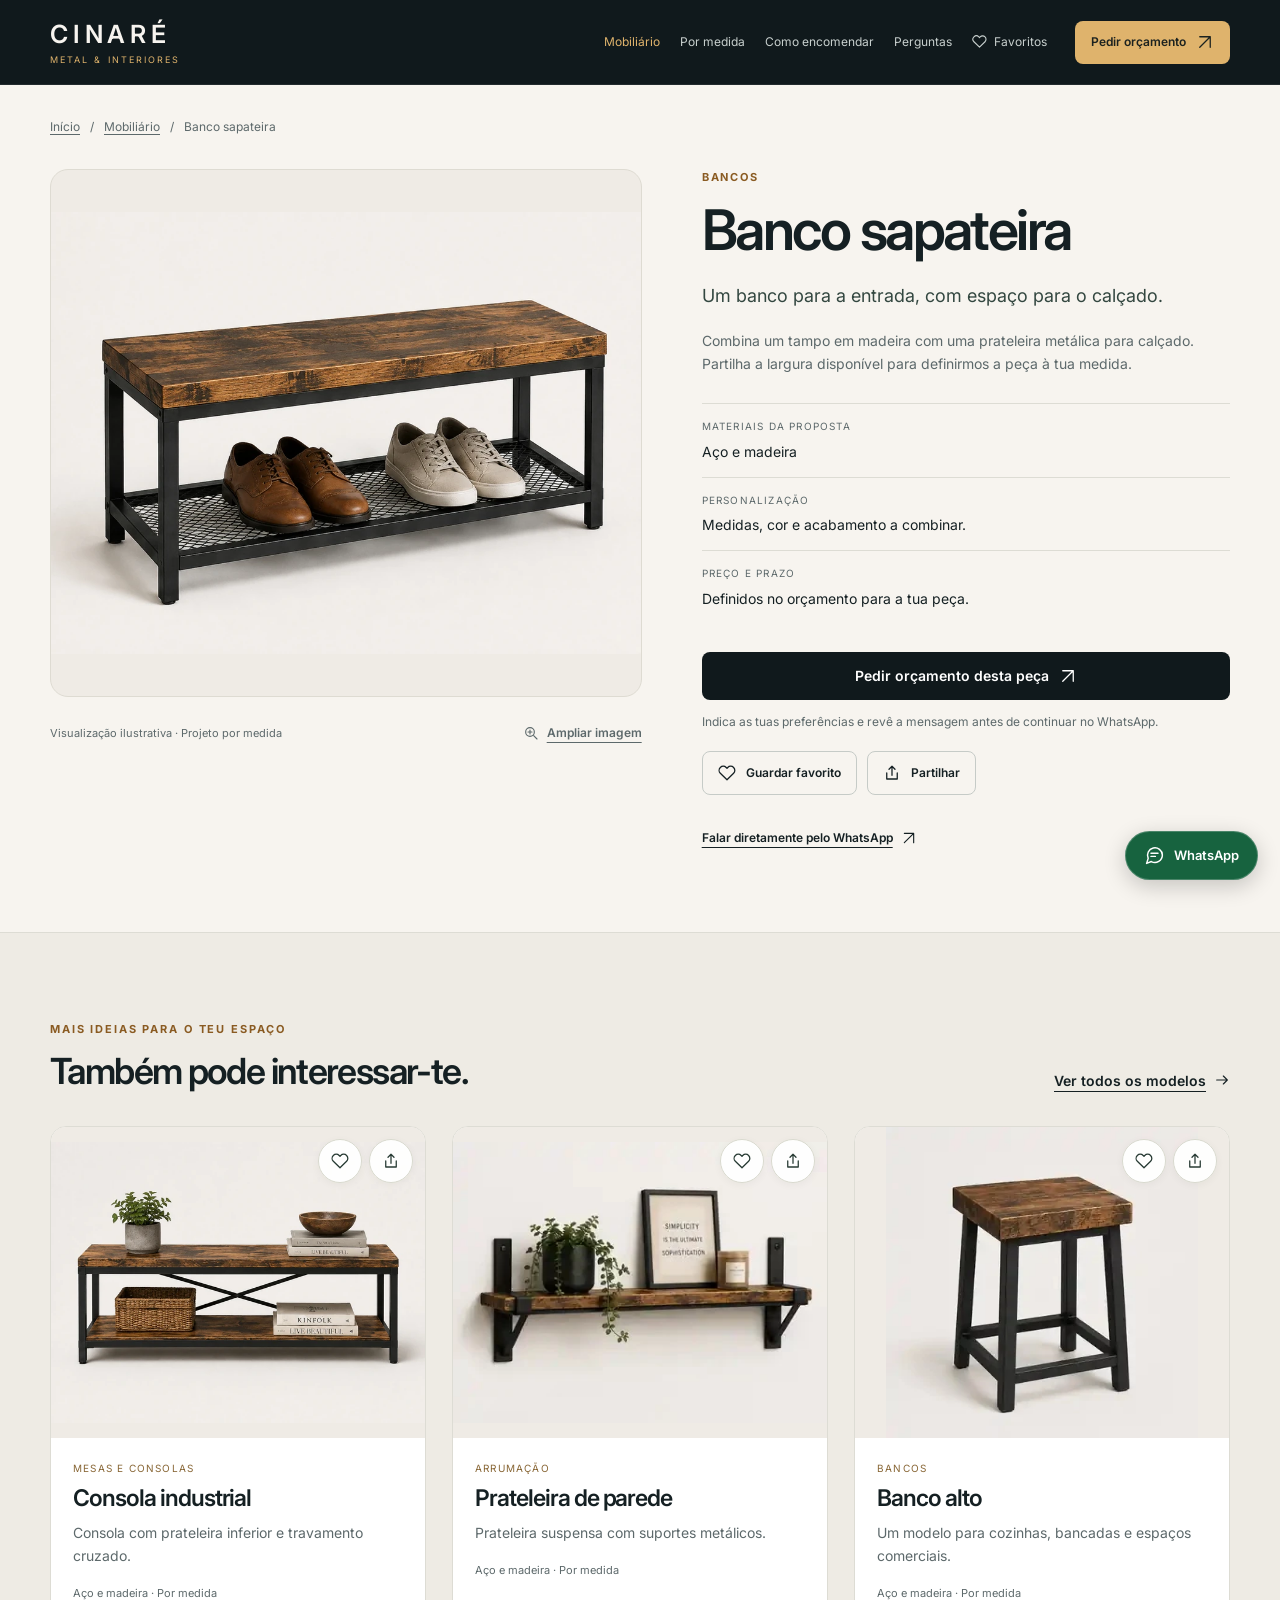
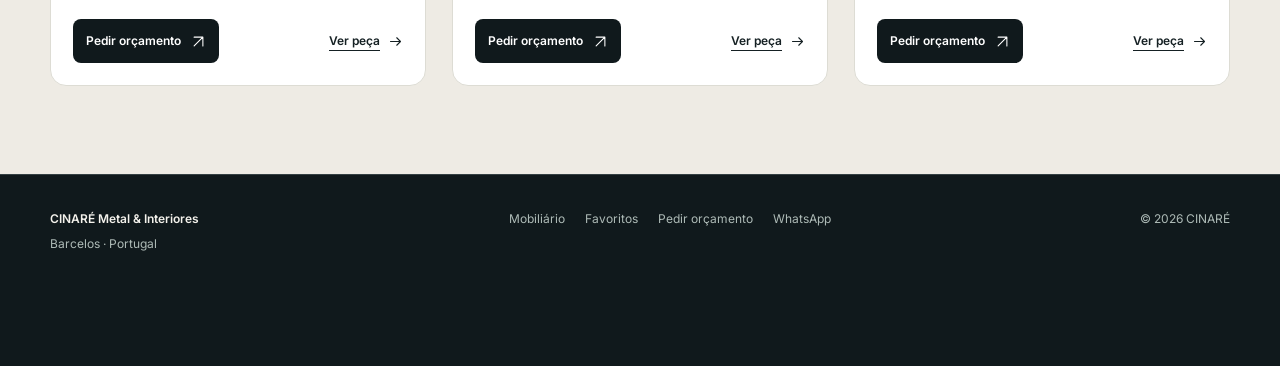
<file: modelos/banco-sapateira.html>
<!doctype html>
<html lang="pt-PT"><head>
<meta charset="utf-8"><meta name="viewport" content="width=device-width,initial-scale=1">
<meta name="theme-color" content="#10191c"><title>Banco sapateira por medida — CINARÉ</title>
<meta name="description" content="Um banco para a entrada, com espaço para o calçado. Descobre os detalhes e pede orçamento com as medidas e o acabamento que procuras.">
<link rel="canonical" href="https://carloscinare.github.io/CINAREMETAL-INTERIORES/modelos/banco-sapateira.html">
<meta property="og:type" content="website"><meta property="og:locale" content="pt_PT">
<meta property="og:site_name" content="CINARÉ Metal &amp; Interiores">
<meta property="og:title" content="Banco sapateira por medida — CINARÉ"><meta property="og:description" content="Um banco para a entrada, com espaço para o calçado. Descobre os detalhes e pede orçamento com as medidas e o acabamento que procuras.">
<meta property="og:url" content="https://carloscinare.github.io/CINAREMETAL-INTERIORES/modelos/banco-sapateira.html"><meta property="og:image" content="https://carloscinare.github.io/CINAREMETAL-INTERIORES/imagens/banco-sapateira-3815e8a0-partilha.jpg">
<meta property="og:image:width" content="1200"><meta property="og:image:height" content="900">
<meta property="og:image:alt" content="Banco sapateira — visualização ilustrativa">
<meta name="twitter:card" content="summary_large_image">
<meta name="twitter:title" content="Banco sapateira por medida — CINARÉ"><meta name="twitter:image" content="https://carloscinare.github.io/CINAREMETAL-INTERIORES/imagens/banco-sapateira-3815e8a0-partilha.jpg">
<link rel="preconnect" href="https://fonts.googleapis.com"><link rel="preconnect" href="https://fonts.gstatic.com" crossorigin>
<link href="https://fonts.googleapis.com/css2?family=Inter:wght@400;500;600;700&amp;display=swap" rel="stylesheet">
<link rel="stylesheet" href="../site.css?v=20261117-2"><link rel="stylesheet" href="../features.css?v=20261117-2">
<script src="../catalogo.js?v=20261117-2" defer></script><script src="../app.js?v=20261117-2" defer></script>
</head><body data-page="product" data-root="../"><a class="skip-link" href="#conteudo">Saltar para o conteúdo</a>
<header class="site-header"><div class="wrap nav">
<a class="brand" href="../index.html#inicio" aria-label="CINARÉ Metal e Interiores — início"><strong>CINARÉ</strong><span>Metal &amp; Interiores</span></a>
<button class="menu-toggle" type="button" data-menu-toggle aria-expanded="false" aria-controls="site-menu" aria-label="Abrir menu"><svg class="ui-icon" viewBox="0 0 24 24" fill="none" stroke="currentColor" stroke-width="1.7" stroke-linecap="round" stroke-linejoin="round" aria-hidden="true"><path d="M4 6h16M4 12h16M4 18h16"/></svg>Menu</button>
<nav class="site-menu" id="site-menu" aria-label="Navegação principal">
<a href="../mobiliario-industrial.html" aria-current="page">Mobiliário</a><a href="../index.html#servicos">Por medida</a><a href="../index.html#processo">Como encomendar</a>
<a href="../index.html#perguntas">Perguntas</a><a class="favorites-nav" href="../favoritos.html"><svg class="ui-icon" viewBox="0 0 24 24" fill="none" stroke="currentColor" stroke-width="1.7" stroke-linecap="round" stroke-linejoin="round" aria-hidden="true"><path d="M20.8 4.6a5.5 5.5 0 0 0-7.8 0L12 5.7l-1.1-1.1a5.5 5.5 0 0 0-7.8 7.8L12 21l8.8-8.6a5.5 5.5 0 0 0 0-7.8Z"/></svg>Favoritos <span class="favorite-count" data-favorite-count hidden>0</span></a>
<a class="mobile-quote btn btn-gold" href="../orcamento.html">Pedir orçamento <svg class="ui-icon" viewBox="0 0 24 24" fill="none" stroke="currentColor" stroke-width="1.7" stroke-linecap="round" stroke-linejoin="round" aria-hidden="true"><path d="M5 19 19 5M5 5h14v14"/></svg></a></nav>
<a class="header-quote btn btn-gold" href="../orcamento.html">Pedir orçamento <svg class="ui-icon" viewBox="0 0 24 24" fill="none" stroke="currentColor" stroke-width="1.7" stroke-linecap="round" stroke-linejoin="round" aria-hidden="true"><path d="M5 19 19 5M5 5h14v14"/></svg></a>
</div></header><main id="conteudo"><section class="product-section"><div class="wrap"><nav class="breadcrumb light-breadcrumb" aria-label="Localização na página"><a href="../index.html">Início</a><span aria-hidden="true">/</span><a href="../mobiliario-industrial.html">Mobiliário</a><span aria-hidden="true">/</span><span aria-current="page">Banco sapateira</span></nav>
<div class="product-detail-grid"><figure class="product-detail-visual"><a class="detail-image" href="../galeria/banco-sapateira-novo.jpg" data-zoom="banco-sapateira" aria-label="Ampliar imagem: Banco sapateira"><img src="../imagens/banco-sapateira-3815e8a0-640.webp" srcset="../imagens/banco-sapateira-3815e8a0-320.webp 320w, ../imagens/banco-sapateira-3815e8a0-640.webp 640w, ../imagens/banco-sapateira-3815e8a0-960.webp 960w, ../imagens/banco-sapateira-3815e8a0-1280.webp 1280w, ../imagens/banco-sapateira-3815e8a0-1448.webp 1448w" sizes="(max-width: 800px) 94vw, 650px" width="1448" height="1086" alt="Banco sapateira — visualização ilustrativa" loading="eager" decoding="async" fetchpriority="high"></a><figcaption><span>Visualização ilustrativa · Projeto por medida</span><a class="text-link" href="../galeria/banco-sapateira-novo.jpg" data-zoom="banco-sapateira"><svg class="ui-icon" viewBox="0 0 24 24" fill="none" stroke="currentColor" stroke-width="1.7" stroke-linecap="round" stroke-linejoin="round" aria-hidden="true"><circle cx="10.5" cy="10.5" r="6.5"/><path d="m16 16 5 5M10.5 7.5v6m-3-3h6"/></svg>Ampliar imagem</a></figcaption></figure>
<div class="product-detail-copy"><span class="eyebrow">Bancos</span><h1>Banco sapateira</h1><p class="detail-lead">Um banco para a entrada, com espaço para o calçado.</p><p>Combina um tampo em madeira com uma prateleira metálica para calçado. Partilha a largura disponível para definirmos a peça à tua medida.</p>
<dl class="product-specs"><div><dt>Materiais da proposta</dt><dd>Aço e madeira</dd></div><div><dt>Personalização</dt><dd>Medidas, cor e acabamento a combinar.</dd></div><div><dt>Preço e prazo</dt><dd>Definidos no orçamento para a tua peça.</dd></div></dl>
<a class="btn btn-dark product-request" href="../orcamento.html?modelo=banco-sapateira">Pedir orçamento desta peça <svg class="ui-icon" viewBox="0 0 24 24" fill="none" stroke="currentColor" stroke-width="1.7" stroke-linecap="round" stroke-linejoin="round" aria-hidden="true"><path d="M5 19 19 5M5 5h14v14"/></svg></a><p class="request-hint">Indica as tuas preferências e revê a mensagem antes de continuar no WhatsApp.</p><div class="detail-tools"><button class="btn btn-outline favorite-toggle" type="button" data-favorite="banco-sapateira" aria-pressed="false" aria-label="Guardar Banco sapateira nos favoritos" hidden><svg class="ui-icon" viewBox="0 0 24 24" fill="none" stroke="currentColor" stroke-width="1.7" stroke-linecap="round" stroke-linejoin="round" aria-hidden="true"><path d="M20.8 4.6a5.5 5.5 0 0 0-7.8 0L12 5.7l-1.1-1.1a5.5 5.5 0 0 0-7.8 7.8L12 21l8.8-8.6a5.5 5.5 0 0 0 0-7.8Z"/></svg><span data-favorite-label>Guardar favorito</span></button>
<button class="btn btn-outline" type="button" data-share="banco-sapateira" aria-label="Partilhar Banco sapateira" hidden><svg class="ui-icon" viewBox="0 0 24 24" fill="none" stroke="currentColor" stroke-width="1.7" stroke-linecap="round" stroke-linejoin="round" aria-hidden="true"><path d="M12 15V3m-4 4 4-4 4 4M5 12v8h14v-8"/></svg><span>Partilhar</span></button></div><a class="text-link direct-contact" href="https://wa.me/351913591464?text=Ol%C3%A1%21%20Gostaria%20de%20pedir%20um%20or%C3%A7amento%20para%3A%20Banco%20sapateira.">Falar diretamente pelo WhatsApp <svg class="ui-icon" viewBox="0 0 24 24" fill="none" stroke="currentColor" stroke-width="1.7" stroke-linecap="round" stroke-linejoin="round" aria-hidden="true"><path d="M5 19 19 5M5 5h14v14"/></svg></a></div></div></div></section>
<section class="section related-section" aria-labelledby="related-title"><div class="wrap"><div class="section-heading"><div><span class="eyebrow">Mais ideias para o teu espaço</span><h2 id="related-title">Também pode interessar-te.</h2></div><a class="text-link" href="../mobiliario-industrial.html">Ver todos os modelos <svg class="ui-icon" viewBox="0 0 24 24" fill="none" stroke="currentColor" stroke-width="1.7" stroke-linecap="round" stroke-linejoin="round" aria-hidden="true"><path d="M4 12h16m-6-6 6 6-6 6"/></svg></a></div><div class="catalog-grid related-grid"><article class="product-card" id="relacionado-consola-industrial" data-product="consola-industrial" data-category="mesas">
<div class="product-media"><a class="product-photo" href="../modelos/consola-industrial.html" aria-label="Ver Consola industrial"><img src="../imagens/consola-industrial-3e8d62cb-640.webp" srcset="../imagens/consola-industrial-3e8d62cb-320.webp 320w, ../imagens/consola-industrial-3e8d62cb-640.webp 640w, ../imagens/consola-industrial-3e8d62cb-960.webp 960w, ../imagens/consola-industrial-3e8d62cb-1280.webp 1280w, ../imagens/consola-industrial-3e8d62cb-1448.webp 1448w" sizes="(max-width: 560px) calc(100vw - 36px), (max-width: 800px) 46vw, 380px" width="1448" height="1086" alt="Consola industrial — visualização ilustrativa" loading="lazy" decoding="async"></a><div class="product-tools"><button class="icon-button favorite-toggle" type="button" data-favorite="consola-industrial" aria-pressed="false" aria-label="Guardar Consola industrial nos favoritos" hidden><svg class="ui-icon" viewBox="0 0 24 24" fill="none" stroke="currentColor" stroke-width="1.7" stroke-linecap="round" stroke-linejoin="round" aria-hidden="true"><path d="M20.8 4.6a5.5 5.5 0 0 0-7.8 0L12 5.7l-1.1-1.1a5.5 5.5 0 0 0-7.8 7.8L12 21l8.8-8.6a5.5 5.5 0 0 0 0-7.8Z"/></svg></button>
<button class="icon-button" type="button" data-share="consola-industrial" aria-label="Partilhar Consola industrial" hidden><svg class="ui-icon" viewBox="0 0 24 24" fill="none" stroke="currentColor" stroke-width="1.7" stroke-linecap="round" stroke-linejoin="round" aria-hidden="true"><path d="M12 15V3m-4 4 4-4 4 4M5 12v8h14v-8"/></svg></button></div></div>
<div class="product-copy"><span class="product-category">Mesas e consolas</span><h3><a href="../modelos/consola-industrial.html">Consola industrial</a></h3>
<p class="product-description">Consola com prateleira inferior e travamento cruzado.</p><p class="product-material">Aço e madeira · Por medida</p>
<div class="product-actions"><a class="btn btn-dark" href="../orcamento.html?modelo=consola-industrial">Pedir orçamento <svg class="ui-icon" viewBox="0 0 24 24" fill="none" stroke="currentColor" stroke-width="1.7" stroke-linecap="round" stroke-linejoin="round" aria-hidden="true"><path d="M5 19 19 5M5 5h14v14"/></svg></a><a class="text-link" href="../modelos/consola-industrial.html">Ver peça <svg class="ui-icon" viewBox="0 0 24 24" fill="none" stroke="currentColor" stroke-width="1.7" stroke-linecap="round" stroke-linejoin="round" aria-hidden="true"><path d="M4 12h16m-6-6 6 6-6 6"/></svg></a></div></div></article><article class="product-card" id="relacionado-prateleira-parede" data-product="prateleira-parede" data-category="arrumacao">
<div class="product-media"><a class="product-photo" href="../modelos/prateleira-parede.html" aria-label="Ver Prateleira de parede"><img src="../imagens/prateleira-parede-bac2b940-400.webp" srcset="../imagens/prateleira-parede-bac2b940-320.webp 320w, ../imagens/prateleira-parede-bac2b940-400.webp 400w" sizes="(max-width: 560px) calc(100vw - 36px), (max-width: 800px) 46vw, 380px" width="400" height="300" alt="Prateleira de parede — visualização ilustrativa" loading="lazy" decoding="async"></a><div class="product-tools"><button class="icon-button favorite-toggle" type="button" data-favorite="prateleira-parede" aria-pressed="false" aria-label="Guardar Prateleira de parede nos favoritos" hidden><svg class="ui-icon" viewBox="0 0 24 24" fill="none" stroke="currentColor" stroke-width="1.7" stroke-linecap="round" stroke-linejoin="round" aria-hidden="true"><path d="M20.8 4.6a5.5 5.5 0 0 0-7.8 0L12 5.7l-1.1-1.1a5.5 5.5 0 0 0-7.8 7.8L12 21l8.8-8.6a5.5 5.5 0 0 0 0-7.8Z"/></svg></button>
<button class="icon-button" type="button" data-share="prateleira-parede" aria-label="Partilhar Prateleira de parede" hidden><svg class="ui-icon" viewBox="0 0 24 24" fill="none" stroke="currentColor" stroke-width="1.7" stroke-linecap="round" stroke-linejoin="round" aria-hidden="true"><path d="M12 15V3m-4 4 4-4 4 4M5 12v8h14v-8"/></svg></button></div></div>
<div class="product-copy"><span class="product-category">Arrumação</span><h3><a href="../modelos/prateleira-parede.html">Prateleira de parede</a></h3>
<p class="product-description">Prateleira suspensa com suportes metálicos.</p><p class="product-material">Aço e madeira · Por medida</p>
<div class="product-actions"><a class="btn btn-dark" href="../orcamento.html?modelo=prateleira-parede">Pedir orçamento <svg class="ui-icon" viewBox="0 0 24 24" fill="none" stroke="currentColor" stroke-width="1.7" stroke-linecap="round" stroke-linejoin="round" aria-hidden="true"><path d="M5 19 19 5M5 5h14v14"/></svg></a><a class="text-link" href="../modelos/prateleira-parede.html">Ver peça <svg class="ui-icon" viewBox="0 0 24 24" fill="none" stroke="currentColor" stroke-width="1.7" stroke-linecap="round" stroke-linejoin="round" aria-hidden="true"><path d="M4 12h16m-6-6 6 6-6 6"/></svg></a></div></div></article><article class="product-card" id="relacionado-banco-alto" data-product="banco-alto" data-category="bancos">
<div class="product-media"><a class="product-photo" href="../modelos/banco-alto.html" aria-label="Ver Banco alto"><img src="../imagens/banco-alto-618885f7-400.webp" srcset="../imagens/banco-alto-618885f7-320.webp 320w, ../imagens/banco-alto-618885f7-400.webp 400w" sizes="(max-width: 560px) calc(100vw - 36px), (max-width: 800px) 46vw, 380px" width="400" height="400" alt="Banco alto — visualização ilustrativa" loading="lazy" decoding="async"></a><div class="product-tools"><button class="icon-button favorite-toggle" type="button" data-favorite="banco-alto" aria-pressed="false" aria-label="Guardar Banco alto nos favoritos" hidden><svg class="ui-icon" viewBox="0 0 24 24" fill="none" stroke="currentColor" stroke-width="1.7" stroke-linecap="round" stroke-linejoin="round" aria-hidden="true"><path d="M20.8 4.6a5.5 5.5 0 0 0-7.8 0L12 5.7l-1.1-1.1a5.5 5.5 0 0 0-7.8 7.8L12 21l8.8-8.6a5.5 5.5 0 0 0 0-7.8Z"/></svg></button>
<button class="icon-button" type="button" data-share="banco-alto" aria-label="Partilhar Banco alto" hidden><svg class="ui-icon" viewBox="0 0 24 24" fill="none" stroke="currentColor" stroke-width="1.7" stroke-linecap="round" stroke-linejoin="round" aria-hidden="true"><path d="M12 15V3m-4 4 4-4 4 4M5 12v8h14v-8"/></svg></button></div></div>
<div class="product-copy"><span class="product-category">Bancos</span><h3><a href="../modelos/banco-alto.html">Banco alto</a></h3>
<p class="product-description">Um modelo para cozinhas, bancadas e espaços comerciais.</p><p class="product-material">Aço e madeira · Por medida</p>
<div class="product-actions"><a class="btn btn-dark" href="../orcamento.html?modelo=banco-alto">Pedir orçamento <svg class="ui-icon" viewBox="0 0 24 24" fill="none" stroke="currentColor" stroke-width="1.7" stroke-linecap="round" stroke-linejoin="round" aria-hidden="true"><path d="M5 19 19 5M5 5h14v14"/></svg></a><a class="text-link" href="../modelos/banco-alto.html">Ver peça <svg class="ui-icon" viewBox="0 0 24 24" fill="none" stroke="currentColor" stroke-width="1.7" stroke-linecap="round" stroke-linejoin="round" aria-hidden="true"><path d="M4 12h16m-6-6 6 6-6 6"/></svg></a></div></div></article></div></div></section></main><footer class="site-footer"><div class="wrap footer-grid">
<div><span class="footer-title">CINARÉ Metal &amp; Interiores</span>Barcelos · Portugal</div>
<nav class="footer-links" aria-label="Navegação do rodapé"><a href="../mobiliario-industrial.html">Mobiliário</a><a href="../favoritos.html">Favoritos</a><a href="../orcamento.html">Pedir orçamento</a><a href="https://wa.me/351913591464?text=Ol%C3%A1%21%20Gostaria%20de%20pedir%20um%20or%C3%A7amento%20para%20um%20projeto%20por%20medida.">WhatsApp</a></nav><div>© 2026 CINARÉ</div>
</div></footer><a class="whatsapp-float" href="https://wa.me/351913591464?text=Ol%C3%A1%21%20Gostaria%20de%20pedir%20um%20or%C3%A7amento%20para%20um%20projeto%20por%20medida." aria-label="Falar com a CINARÉ pelo WhatsApp"><svg class="ui-icon" viewBox="0 0 24 24" fill="none" stroke="currentColor" stroke-width="1.7" stroke-linecap="round" stroke-linejoin="round" aria-hidden="true"><path d="M21 11.5a8.5 8.5 0 0 1-12.6 7.4L3 21l1.8-5.7A8.5 8.5 0 1 1 21 11.5Z"/><path d="M8 9.5h8M8 13h5"/></svg><span>WhatsApp</span></a><div class="site-announcement" role="status" aria-live="polite" aria-atomic="true" data-announcement></div>
<dialog class="share-dialog" id="share-dialog" aria-labelledby="share-title"><div class="dialog-top"><h2 id="share-title">Partilhar peça</h2><button class="dialog-close" type="button" data-close-share aria-label="Fechar partilha">×</button></div>
<p>Envia esta peça a alguém ou guarda a ligação para mais tarde.</p><label for="share-url">Ligação da peça</label><div class="copy-row"><input id="share-url" readonly type="url" spellcheck="false"><button class="btn btn-dark" type="button" data-copy-share>Copiar</button></div>
<div class="share-actions"><button class="btn btn-outline" type="button" data-native-share hidden>Partilhar no dispositivo</button><a class="btn btn-outline" id="share-whatsapp" target="_blank" rel="noopener noreferrer">Partilhar no WhatsApp</a></div><p class="share-status" role="status" data-share-status></p></dialog>
<dialog class="zoom-dialog" id="zoom-dialog" aria-labelledby="zoom-title" aria-describedby="zoom-help"><div class="zoom-toolbar"><h2 id="zoom-title">Imagem da peça</h2><div class="zoom-controls"><button type="button" data-zoom-out aria-label="Reduzir imagem">−</button><output data-zoom-level aria-live="polite">100%</output><button type="button" data-zoom-in aria-label="Ampliar imagem">+</button><button type="button" data-zoom-reset>Repor</button><button type="button" data-close-zoom aria-label="Fechar ampliação">×</button></div></div>
<div class="zoom-stage" data-zoom-stage><img id="zoom-image" alt="" draggable="false"><p class="zoom-loading" role="status" data-zoom-loading>A carregar imagem…</p></div>
<div class="zoom-footer"><p id="zoom-help">Usa + e −, a roda do rato ou dois dedos para ampliar. Arrasta a imagem para explorar os detalhes.</p><a class="text-link" id="zoom-original" target="_blank" rel="noopener">Ver imagem original</a></div></dialog></body></html>
</file>
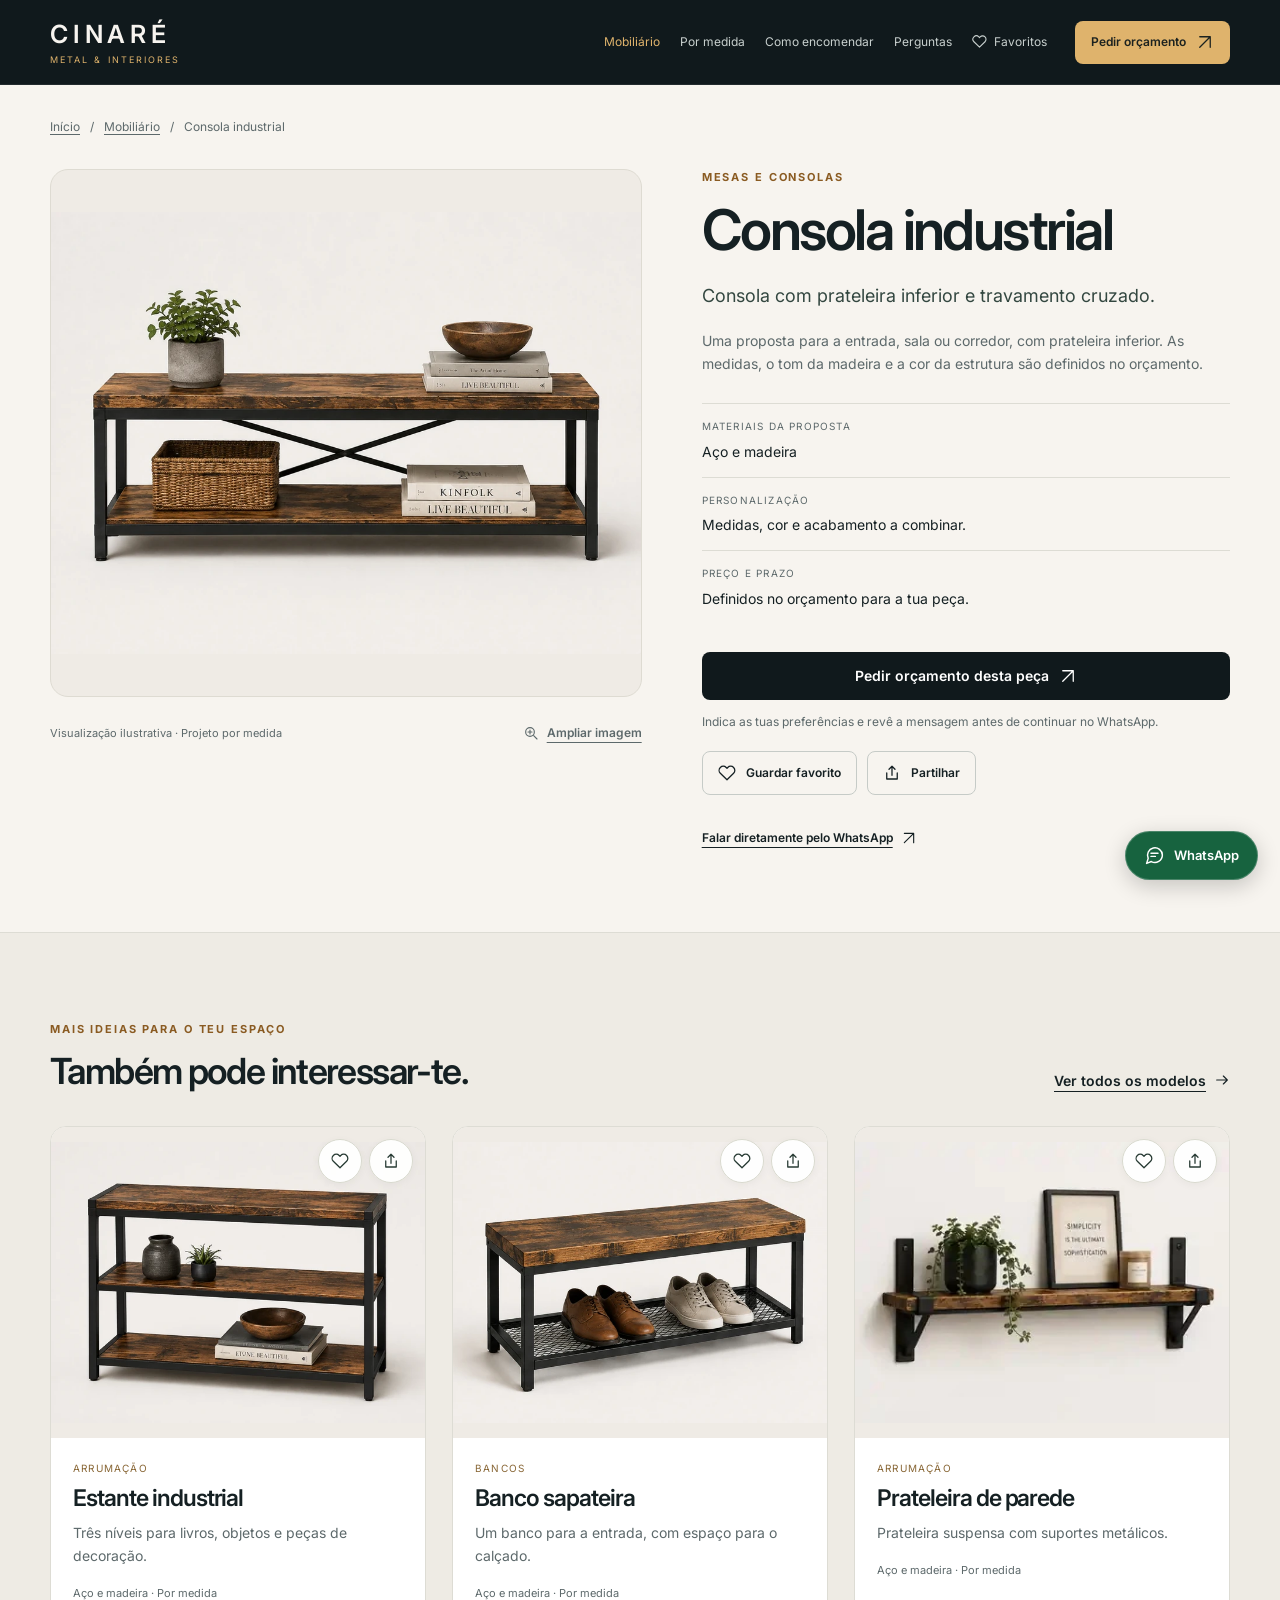
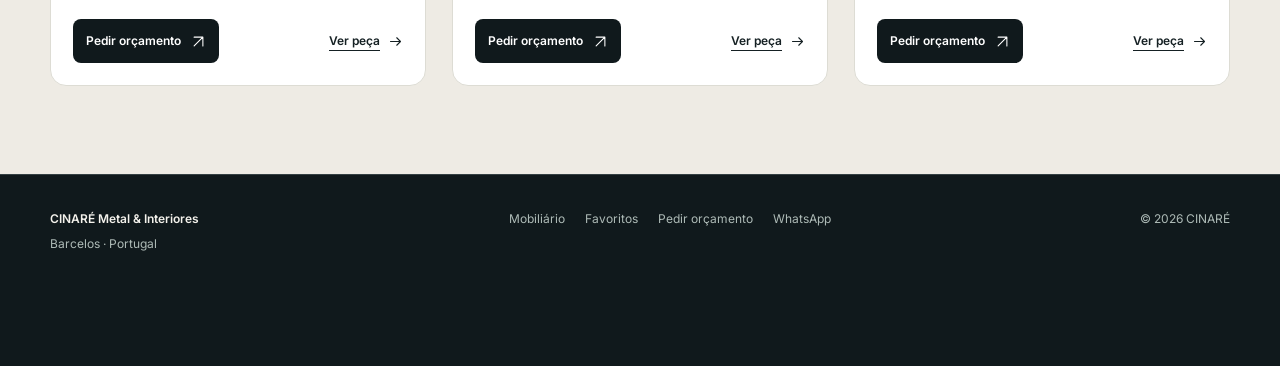
<file: modelos/consola-industrial.html>
<!doctype html>
<html lang="pt-PT"><head>
<meta charset="utf-8"><meta name="viewport" content="width=device-width,initial-scale=1">
<meta name="theme-color" content="#10191c"><title>Consola industrial por medida — CINARÉ</title>
<meta name="description" content="Consola com prateleira inferior e travamento cruzado. Descobre os detalhes e pede orçamento com as medidas e o acabamento que procuras.">
<link rel="canonical" href="https://carloscinare.github.io/CINAREMETAL-INTERIORES/modelos/consola-industrial.html">
<meta property="og:type" content="website"><meta property="og:locale" content="pt_PT">
<meta property="og:site_name" content="CINARÉ Metal &amp; Interiores">
<meta property="og:title" content="Consola industrial por medida — CINARÉ"><meta property="og:description" content="Consola com prateleira inferior e travamento cruzado. Descobre os detalhes e pede orçamento com as medidas e o acabamento que procuras.">
<meta property="og:url" content="https://carloscinare.github.io/CINAREMETAL-INTERIORES/modelos/consola-industrial.html"><meta property="og:image" content="https://carloscinare.github.io/CINAREMETAL-INTERIORES/imagens/consola-industrial-3e8d62cb-partilha.jpg">
<meta property="og:image:width" content="1200"><meta property="og:image:height" content="900">
<meta property="og:image:alt" content="Consola industrial — visualização ilustrativa">
<meta name="twitter:card" content="summary_large_image">
<meta name="twitter:title" content="Consola industrial por medida — CINARÉ"><meta name="twitter:image" content="https://carloscinare.github.io/CINAREMETAL-INTERIORES/imagens/consola-industrial-3e8d62cb-partilha.jpg">
<link rel="preconnect" href="https://fonts.googleapis.com"><link rel="preconnect" href="https://fonts.gstatic.com" crossorigin>
<link href="https://fonts.googleapis.com/css2?family=Inter:wght@400;500;600;700&amp;display=swap" rel="stylesheet">
<link rel="stylesheet" href="../site.css?v=20261117-2"><link rel="stylesheet" href="../features.css?v=20261117-2">
<script src="../catalogo.js?v=20261117-2" defer></script><script src="../app.js?v=20261117-2" defer></script>
</head><body data-page="product" data-root="../"><a class="skip-link" href="#conteudo">Saltar para o conteúdo</a>
<header class="site-header"><div class="wrap nav">
<a class="brand" href="../index.html#inicio" aria-label="CINARÉ Metal e Interiores — início"><strong>CINARÉ</strong><span>Metal &amp; Interiores</span></a>
<button class="menu-toggle" type="button" data-menu-toggle aria-expanded="false" aria-controls="site-menu" aria-label="Abrir menu"><svg class="ui-icon" viewBox="0 0 24 24" fill="none" stroke="currentColor" stroke-width="1.7" stroke-linecap="round" stroke-linejoin="round" aria-hidden="true"><path d="M4 6h16M4 12h16M4 18h16"/></svg>Menu</button>
<nav class="site-menu" id="site-menu" aria-label="Navegação principal">
<a href="../mobiliario-industrial.html" aria-current="page">Mobiliário</a><a href="../index.html#servicos">Por medida</a><a href="../index.html#processo">Como encomendar</a>
<a href="../index.html#perguntas">Perguntas</a><a class="favorites-nav" href="../favoritos.html"><svg class="ui-icon" viewBox="0 0 24 24" fill="none" stroke="currentColor" stroke-width="1.7" stroke-linecap="round" stroke-linejoin="round" aria-hidden="true"><path d="M20.8 4.6a5.5 5.5 0 0 0-7.8 0L12 5.7l-1.1-1.1a5.5 5.5 0 0 0-7.8 7.8L12 21l8.8-8.6a5.5 5.5 0 0 0 0-7.8Z"/></svg>Favoritos <span class="favorite-count" data-favorite-count hidden>0</span></a>
<a class="mobile-quote btn btn-gold" href="../orcamento.html">Pedir orçamento <svg class="ui-icon" viewBox="0 0 24 24" fill="none" stroke="currentColor" stroke-width="1.7" stroke-linecap="round" stroke-linejoin="round" aria-hidden="true"><path d="M5 19 19 5M5 5h14v14"/></svg></a></nav>
<a class="header-quote btn btn-gold" href="../orcamento.html">Pedir orçamento <svg class="ui-icon" viewBox="0 0 24 24" fill="none" stroke="currentColor" stroke-width="1.7" stroke-linecap="round" stroke-linejoin="round" aria-hidden="true"><path d="M5 19 19 5M5 5h14v14"/></svg></a>
</div></header><main id="conteudo"><section class="product-section"><div class="wrap"><nav class="breadcrumb light-breadcrumb" aria-label="Localização na página"><a href="../index.html">Início</a><span aria-hidden="true">/</span><a href="../mobiliario-industrial.html">Mobiliário</a><span aria-hidden="true">/</span><span aria-current="page">Consola industrial</span></nav>
<div class="product-detail-grid"><figure class="product-detail-visual"><a class="detail-image" href="../galeria/estante-industrial.jpg" data-zoom="consola-industrial" aria-label="Ampliar imagem: Consola industrial"><img src="../imagens/consola-industrial-3e8d62cb-640.webp" srcset="../imagens/consola-industrial-3e8d62cb-320.webp 320w, ../imagens/consola-industrial-3e8d62cb-640.webp 640w, ../imagens/consola-industrial-3e8d62cb-960.webp 960w, ../imagens/consola-industrial-3e8d62cb-1280.webp 1280w, ../imagens/consola-industrial-3e8d62cb-1448.webp 1448w" sizes="(max-width: 800px) 94vw, 650px" width="1448" height="1086" alt="Consola industrial — visualização ilustrativa" loading="eager" decoding="async" fetchpriority="high"></a><figcaption><span>Visualização ilustrativa · Projeto por medida</span><a class="text-link" href="../galeria/estante-industrial.jpg" data-zoom="consola-industrial"><svg class="ui-icon" viewBox="0 0 24 24" fill="none" stroke="currentColor" stroke-width="1.7" stroke-linecap="round" stroke-linejoin="round" aria-hidden="true"><circle cx="10.5" cy="10.5" r="6.5"/><path d="m16 16 5 5M10.5 7.5v6m-3-3h6"/></svg>Ampliar imagem</a></figcaption></figure>
<div class="product-detail-copy"><span class="eyebrow">Mesas e consolas</span><h1>Consola industrial</h1><p class="detail-lead">Consola com prateleira inferior e travamento cruzado.</p><p>Uma proposta para a entrada, sala ou corredor, com prateleira inferior. As medidas, o tom da madeira e a cor da estrutura são definidos no orçamento.</p>
<dl class="product-specs"><div><dt>Materiais da proposta</dt><dd>Aço e madeira</dd></div><div><dt>Personalização</dt><dd>Medidas, cor e acabamento a combinar.</dd></div><div><dt>Preço e prazo</dt><dd>Definidos no orçamento para a tua peça.</dd></div></dl>
<a class="btn btn-dark product-request" href="../orcamento.html?modelo=consola-industrial">Pedir orçamento desta peça <svg class="ui-icon" viewBox="0 0 24 24" fill="none" stroke="currentColor" stroke-width="1.7" stroke-linecap="round" stroke-linejoin="round" aria-hidden="true"><path d="M5 19 19 5M5 5h14v14"/></svg></a><p class="request-hint">Indica as tuas preferências e revê a mensagem antes de continuar no WhatsApp.</p><div class="detail-tools"><button class="btn btn-outline favorite-toggle" type="button" data-favorite="consola-industrial" aria-pressed="false" aria-label="Guardar Consola industrial nos favoritos" hidden><svg class="ui-icon" viewBox="0 0 24 24" fill="none" stroke="currentColor" stroke-width="1.7" stroke-linecap="round" stroke-linejoin="round" aria-hidden="true"><path d="M20.8 4.6a5.5 5.5 0 0 0-7.8 0L12 5.7l-1.1-1.1a5.5 5.5 0 0 0-7.8 7.8L12 21l8.8-8.6a5.5 5.5 0 0 0 0-7.8Z"/></svg><span data-favorite-label>Guardar favorito</span></button>
<button class="btn btn-outline" type="button" data-share="consola-industrial" aria-label="Partilhar Consola industrial" hidden><svg class="ui-icon" viewBox="0 0 24 24" fill="none" stroke="currentColor" stroke-width="1.7" stroke-linecap="round" stroke-linejoin="round" aria-hidden="true"><path d="M12 15V3m-4 4 4-4 4 4M5 12v8h14v-8"/></svg><span>Partilhar</span></button></div><a class="text-link direct-contact" href="https://wa.me/351913591464?text=Ol%C3%A1%21%20Gostaria%20de%20pedir%20um%20or%C3%A7amento%20para%3A%20Consola%20industrial.">Falar diretamente pelo WhatsApp <svg class="ui-icon" viewBox="0 0 24 24" fill="none" stroke="currentColor" stroke-width="1.7" stroke-linecap="round" stroke-linejoin="round" aria-hidden="true"><path d="M5 19 19 5M5 5h14v14"/></svg></a></div></div></div></section>
<section class="section related-section" aria-labelledby="related-title"><div class="wrap"><div class="section-heading"><div><span class="eyebrow">Mais ideias para o teu espaço</span><h2 id="related-title">Também pode interessar-te.</h2></div><a class="text-link" href="../mobiliario-industrial.html">Ver todos os modelos <svg class="ui-icon" viewBox="0 0 24 24" fill="none" stroke="currentColor" stroke-width="1.7" stroke-linecap="round" stroke-linejoin="round" aria-hidden="true"><path d="M4 12h16m-6-6 6 6-6 6"/></svg></a></div><div class="catalog-grid related-grid"><article class="product-card" id="relacionado-estante-industrial" data-product="estante-industrial" data-category="arrumacao">
<div class="product-media"><a class="product-photo" href="../modelos/estante-industrial.html" aria-label="Ver Estante industrial"><img src="../imagens/estante-industrial-1230ae06-640.webp" srcset="../imagens/estante-industrial-1230ae06-320.webp 320w, ../imagens/estante-industrial-1230ae06-640.webp 640w, ../imagens/estante-industrial-1230ae06-960.webp 960w, ../imagens/estante-industrial-1230ae06-1280.webp 1280w, ../imagens/estante-industrial-1230ae06-1448.webp 1448w" sizes="(max-width: 560px) calc(100vw - 36px), (max-width: 800px) 46vw, 380px" width="1448" height="1086" alt="Estante industrial — visualização ilustrativa" loading="lazy" decoding="async"></a><div class="product-tools"><button class="icon-button favorite-toggle" type="button" data-favorite="estante-industrial" aria-pressed="false" aria-label="Guardar Estante industrial nos favoritos" hidden><svg class="ui-icon" viewBox="0 0 24 24" fill="none" stroke="currentColor" stroke-width="1.7" stroke-linecap="round" stroke-linejoin="round" aria-hidden="true"><path d="M20.8 4.6a5.5 5.5 0 0 0-7.8 0L12 5.7l-1.1-1.1a5.5 5.5 0 0 0-7.8 7.8L12 21l8.8-8.6a5.5 5.5 0 0 0 0-7.8Z"/></svg></button>
<button class="icon-button" type="button" data-share="estante-industrial" aria-label="Partilhar Estante industrial" hidden><svg class="ui-icon" viewBox="0 0 24 24" fill="none" stroke="currentColor" stroke-width="1.7" stroke-linecap="round" stroke-linejoin="round" aria-hidden="true"><path d="M12 15V3m-4 4 4-4 4 4M5 12v8h14v-8"/></svg></button></div></div>
<div class="product-copy"><span class="product-category">Arrumação</span><h3><a href="../modelos/estante-industrial.html">Estante industrial</a></h3>
<p class="product-description">Três níveis para livros, objetos e peças de decoração.</p><p class="product-material">Aço e madeira · Por medida</p>
<div class="product-actions"><a class="btn btn-dark" href="../orcamento.html?modelo=estante-industrial">Pedir orçamento <svg class="ui-icon" viewBox="0 0 24 24" fill="none" stroke="currentColor" stroke-width="1.7" stroke-linecap="round" stroke-linejoin="round" aria-hidden="true"><path d="M5 19 19 5M5 5h14v14"/></svg></a><a class="text-link" href="../modelos/estante-industrial.html">Ver peça <svg class="ui-icon" viewBox="0 0 24 24" fill="none" stroke="currentColor" stroke-width="1.7" stroke-linecap="round" stroke-linejoin="round" aria-hidden="true"><path d="M4 12h16m-6-6 6 6-6 6"/></svg></a></div></div></article><article class="product-card" id="relacionado-banco-sapateira" data-product="banco-sapateira" data-category="bancos">
<div class="product-media"><a class="product-photo" href="../modelos/banco-sapateira.html" aria-label="Ver Banco sapateira"><img src="../imagens/banco-sapateira-3815e8a0-640.webp" srcset="../imagens/banco-sapateira-3815e8a0-320.webp 320w, ../imagens/banco-sapateira-3815e8a0-640.webp 640w, ../imagens/banco-sapateira-3815e8a0-960.webp 960w, ../imagens/banco-sapateira-3815e8a0-1280.webp 1280w, ../imagens/banco-sapateira-3815e8a0-1448.webp 1448w" sizes="(max-width: 560px) calc(100vw - 36px), (max-width: 800px) 46vw, 380px" width="1448" height="1086" alt="Banco sapateira — visualização ilustrativa" loading="lazy" decoding="async"></a><div class="product-tools"><button class="icon-button favorite-toggle" type="button" data-favorite="banco-sapateira" aria-pressed="false" aria-label="Guardar Banco sapateira nos favoritos" hidden><svg class="ui-icon" viewBox="0 0 24 24" fill="none" stroke="currentColor" stroke-width="1.7" stroke-linecap="round" stroke-linejoin="round" aria-hidden="true"><path d="M20.8 4.6a5.5 5.5 0 0 0-7.8 0L12 5.7l-1.1-1.1a5.5 5.5 0 0 0-7.8 7.8L12 21l8.8-8.6a5.5 5.5 0 0 0 0-7.8Z"/></svg></button>
<button class="icon-button" type="button" data-share="banco-sapateira" aria-label="Partilhar Banco sapateira" hidden><svg class="ui-icon" viewBox="0 0 24 24" fill="none" stroke="currentColor" stroke-width="1.7" stroke-linecap="round" stroke-linejoin="round" aria-hidden="true"><path d="M12 15V3m-4 4 4-4 4 4M5 12v8h14v-8"/></svg></button></div></div>
<div class="product-copy"><span class="product-category">Bancos</span><h3><a href="../modelos/banco-sapateira.html">Banco sapateira</a></h3>
<p class="product-description">Um banco para a entrada, com espaço para o calçado.</p><p class="product-material">Aço e madeira · Por medida</p>
<div class="product-actions"><a class="btn btn-dark" href="../orcamento.html?modelo=banco-sapateira">Pedir orçamento <svg class="ui-icon" viewBox="0 0 24 24" fill="none" stroke="currentColor" stroke-width="1.7" stroke-linecap="round" stroke-linejoin="round" aria-hidden="true"><path d="M5 19 19 5M5 5h14v14"/></svg></a><a class="text-link" href="../modelos/banco-sapateira.html">Ver peça <svg class="ui-icon" viewBox="0 0 24 24" fill="none" stroke="currentColor" stroke-width="1.7" stroke-linecap="round" stroke-linejoin="round" aria-hidden="true"><path d="M4 12h16m-6-6 6 6-6 6"/></svg></a></div></div></article><article class="product-card" id="relacionado-prateleira-parede" data-product="prateleira-parede" data-category="arrumacao">
<div class="product-media"><a class="product-photo" href="../modelos/prateleira-parede.html" aria-label="Ver Prateleira de parede"><img src="../imagens/prateleira-parede-bac2b940-400.webp" srcset="../imagens/prateleira-parede-bac2b940-320.webp 320w, ../imagens/prateleira-parede-bac2b940-400.webp 400w" sizes="(max-width: 560px) calc(100vw - 36px), (max-width: 800px) 46vw, 380px" width="400" height="300" alt="Prateleira de parede — visualização ilustrativa" loading="lazy" decoding="async"></a><div class="product-tools"><button class="icon-button favorite-toggle" type="button" data-favorite="prateleira-parede" aria-pressed="false" aria-label="Guardar Prateleira de parede nos favoritos" hidden><svg class="ui-icon" viewBox="0 0 24 24" fill="none" stroke="currentColor" stroke-width="1.7" stroke-linecap="round" stroke-linejoin="round" aria-hidden="true"><path d="M20.8 4.6a5.5 5.5 0 0 0-7.8 0L12 5.7l-1.1-1.1a5.5 5.5 0 0 0-7.8 7.8L12 21l8.8-8.6a5.5 5.5 0 0 0 0-7.8Z"/></svg></button>
<button class="icon-button" type="button" data-share="prateleira-parede" aria-label="Partilhar Prateleira de parede" hidden><svg class="ui-icon" viewBox="0 0 24 24" fill="none" stroke="currentColor" stroke-width="1.7" stroke-linecap="round" stroke-linejoin="round" aria-hidden="true"><path d="M12 15V3m-4 4 4-4 4 4M5 12v8h14v-8"/></svg></button></div></div>
<div class="product-copy"><span class="product-category">Arrumação</span><h3><a href="../modelos/prateleira-parede.html">Prateleira de parede</a></h3>
<p class="product-description">Prateleira suspensa com suportes metálicos.</p><p class="product-material">Aço e madeira · Por medida</p>
<div class="product-actions"><a class="btn btn-dark" href="../orcamento.html?modelo=prateleira-parede">Pedir orçamento <svg class="ui-icon" viewBox="0 0 24 24" fill="none" stroke="currentColor" stroke-width="1.7" stroke-linecap="round" stroke-linejoin="round" aria-hidden="true"><path d="M5 19 19 5M5 5h14v14"/></svg></a><a class="text-link" href="../modelos/prateleira-parede.html">Ver peça <svg class="ui-icon" viewBox="0 0 24 24" fill="none" stroke="currentColor" stroke-width="1.7" stroke-linecap="round" stroke-linejoin="round" aria-hidden="true"><path d="M4 12h16m-6-6 6 6-6 6"/></svg></a></div></div></article></div></div></section></main><footer class="site-footer"><div class="wrap footer-grid">
<div><span class="footer-title">CINARÉ Metal &amp; Interiores</span>Barcelos · Portugal</div>
<nav class="footer-links" aria-label="Navegação do rodapé"><a href="../mobiliario-industrial.html">Mobiliário</a><a href="../favoritos.html">Favoritos</a><a href="../orcamento.html">Pedir orçamento</a><a href="https://wa.me/351913591464?text=Ol%C3%A1%21%20Gostaria%20de%20pedir%20um%20or%C3%A7amento%20para%20um%20projeto%20por%20medida.">WhatsApp</a></nav><div>© 2026 CINARÉ</div>
</div></footer><a class="whatsapp-float" href="https://wa.me/351913591464?text=Ol%C3%A1%21%20Gostaria%20de%20pedir%20um%20or%C3%A7amento%20para%20um%20projeto%20por%20medida." aria-label="Falar com a CINARÉ pelo WhatsApp"><svg class="ui-icon" viewBox="0 0 24 24" fill="none" stroke="currentColor" stroke-width="1.7" stroke-linecap="round" stroke-linejoin="round" aria-hidden="true"><path d="M21 11.5a8.5 8.5 0 0 1-12.6 7.4L3 21l1.8-5.7A8.5 8.5 0 1 1 21 11.5Z"/><path d="M8 9.5h8M8 13h5"/></svg><span>WhatsApp</span></a><div class="site-announcement" role="status" aria-live="polite" aria-atomic="true" data-announcement></div>
<dialog class="share-dialog" id="share-dialog" aria-labelledby="share-title"><div class="dialog-top"><h2 id="share-title">Partilhar peça</h2><button class="dialog-close" type="button" data-close-share aria-label="Fechar partilha">×</button></div>
<p>Envia esta peça a alguém ou guarda a ligação para mais tarde.</p><label for="share-url">Ligação da peça</label><div class="copy-row"><input id="share-url" readonly type="url" spellcheck="false"><button class="btn btn-dark" type="button" data-copy-share>Copiar</button></div>
<div class="share-actions"><button class="btn btn-outline" type="button" data-native-share hidden>Partilhar no dispositivo</button><a class="btn btn-outline" id="share-whatsapp" target="_blank" rel="noopener noreferrer">Partilhar no WhatsApp</a></div><p class="share-status" role="status" data-share-status></p></dialog>
<dialog class="zoom-dialog" id="zoom-dialog" aria-labelledby="zoom-title" aria-describedby="zoom-help"><div class="zoom-toolbar"><h2 id="zoom-title">Imagem da peça</h2><div class="zoom-controls"><button type="button" data-zoom-out aria-label="Reduzir imagem">−</button><output data-zoom-level aria-live="polite">100%</output><button type="button" data-zoom-in aria-label="Ampliar imagem">+</button><button type="button" data-zoom-reset>Repor</button><button type="button" data-close-zoom aria-label="Fechar ampliação">×</button></div></div>
<div class="zoom-stage" data-zoom-stage><img id="zoom-image" alt="" draggable="false"><p class="zoom-loading" role="status" data-zoom-loading>A carregar imagem…</p></div>
<div class="zoom-footer"><p id="zoom-help">Usa + e −, a roda do rato ou dois dedos para ampliar. Arrasta a imagem para explorar os detalhes.</p><a class="text-link" id="zoom-original" target="_blank" rel="noopener">Ver imagem original</a></div></dialog></body></html>
</file>
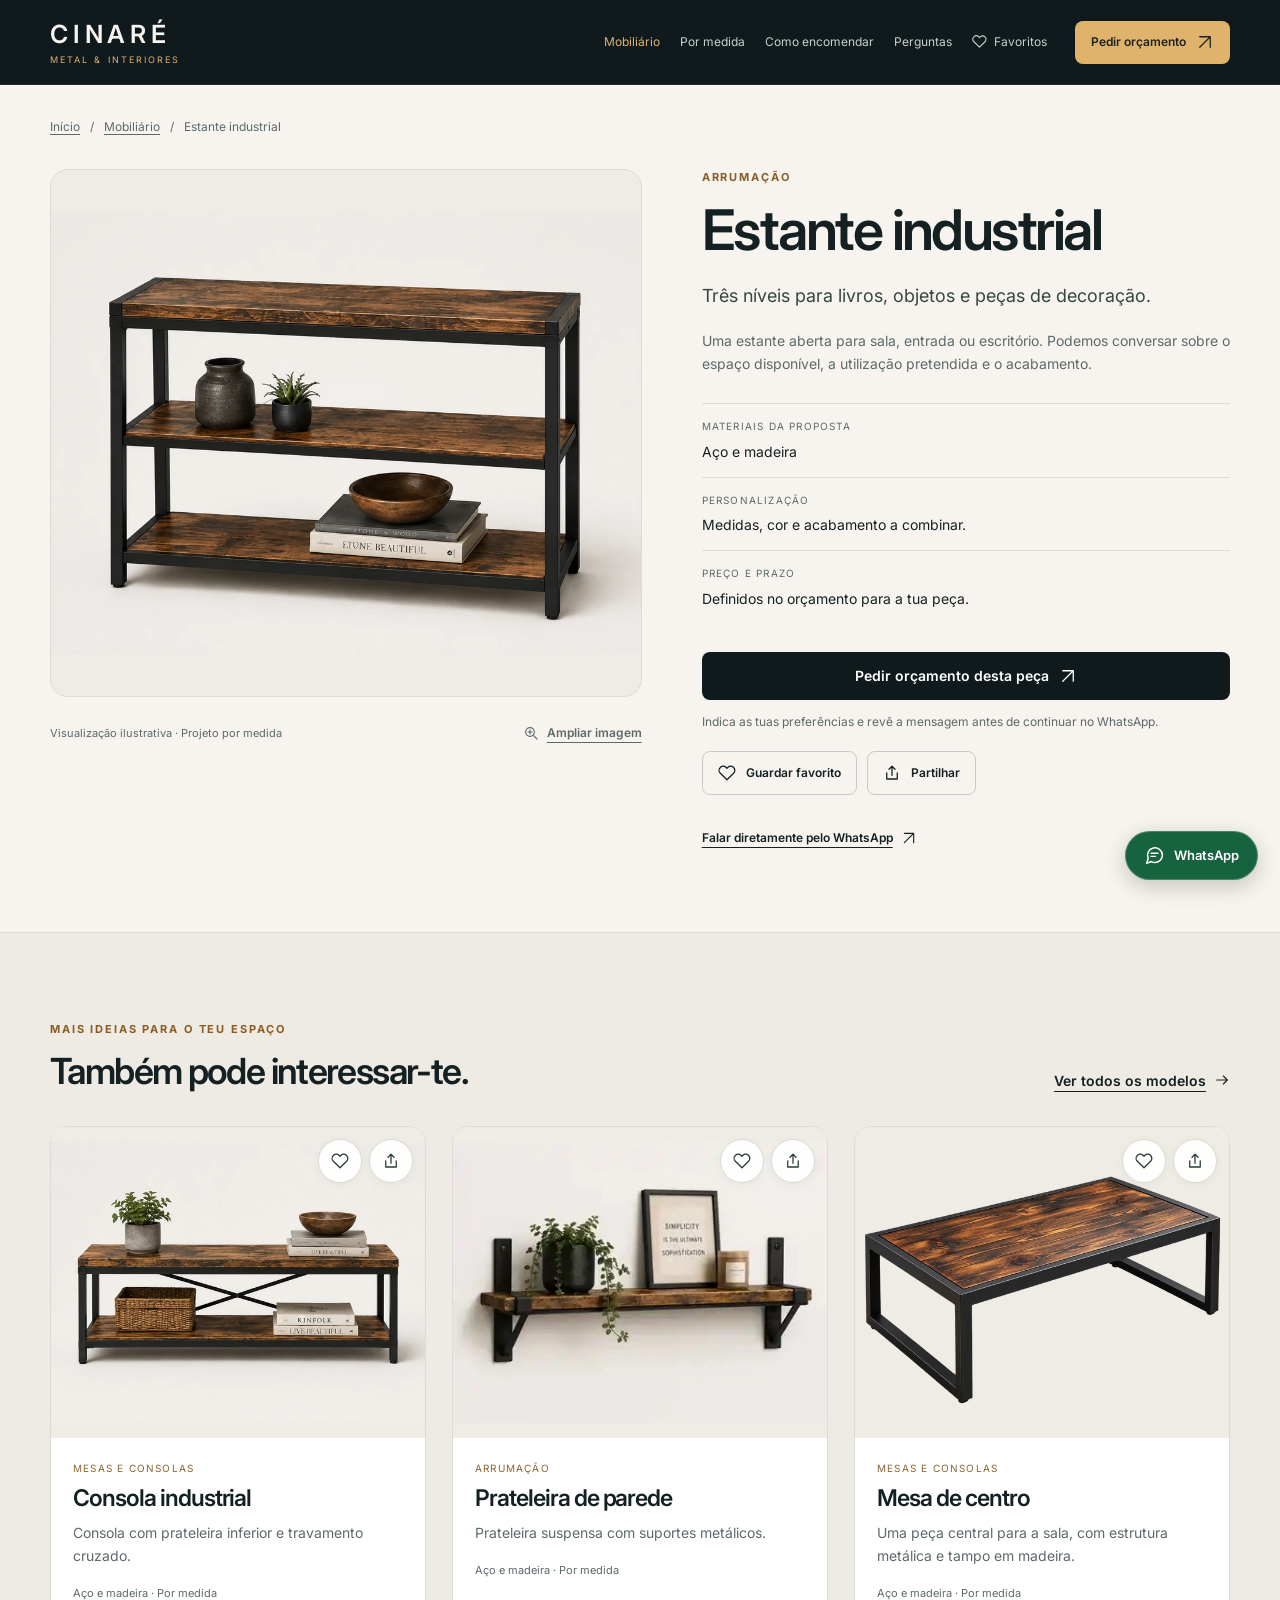
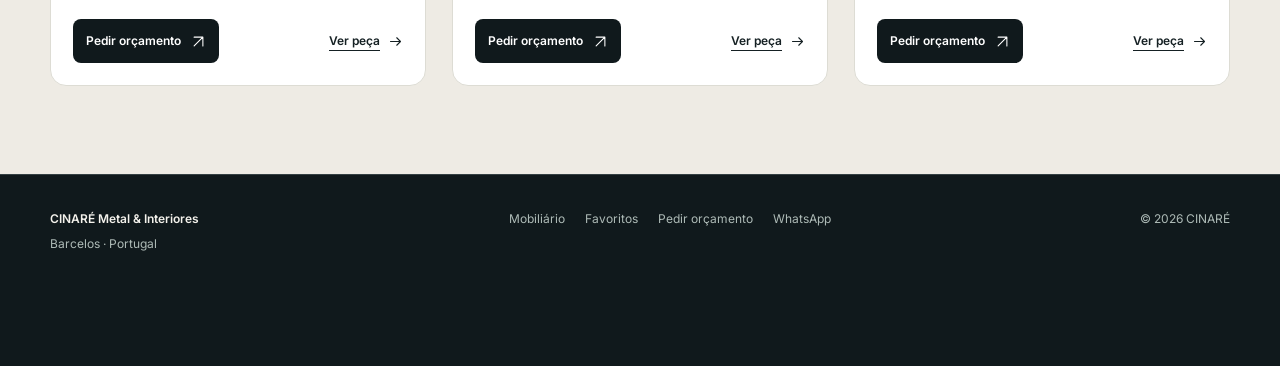
<file: modelos/estante-industrial.html>
<!doctype html>
<html lang="pt-PT"><head>
<meta charset="utf-8"><meta name="viewport" content="width=device-width,initial-scale=1">
<meta name="theme-color" content="#10191c"><title>Estante industrial por medida — CINARÉ</title>
<meta name="description" content="Três níveis para livros, objetos e peças de decoração. Descobre os detalhes e pede orçamento com as medidas e o acabamento que procuras.">
<link rel="canonical" href="https://carloscinare.github.io/CINAREMETAL-INTERIORES/modelos/estante-industrial.html">
<meta property="og:type" content="website"><meta property="og:locale" content="pt_PT">
<meta property="og:site_name" content="CINARÉ Metal &amp; Interiores">
<meta property="og:title" content="Estante industrial por medida — CINARÉ"><meta property="og:description" content="Três níveis para livros, objetos e peças de decoração. Descobre os detalhes e pede orçamento com as medidas e o acabamento que procuras.">
<meta property="og:url" content="https://carloscinare.github.io/CINAREMETAL-INTERIORES/modelos/estante-industrial.html"><meta property="og:image" content="https://carloscinare.github.io/CINAREMETAL-INTERIORES/imagens/estante-industrial-1230ae06-partilha.jpg">
<meta property="og:image:width" content="1200"><meta property="og:image:height" content="900">
<meta property="og:image:alt" content="Estante industrial — visualização ilustrativa">
<meta name="twitter:card" content="summary_large_image">
<meta name="twitter:title" content="Estante industrial por medida — CINARÉ"><meta name="twitter:image" content="https://carloscinare.github.io/CINAREMETAL-INTERIORES/imagens/estante-industrial-1230ae06-partilha.jpg">
<link rel="preconnect" href="https://fonts.googleapis.com"><link rel="preconnect" href="https://fonts.gstatic.com" crossorigin>
<link href="https://fonts.googleapis.com/css2?family=Inter:wght@400;500;600;700&amp;display=swap" rel="stylesheet">
<link rel="stylesheet" href="../site.css?v=20261117-2"><link rel="stylesheet" href="../features.css?v=20261117-2">
<script src="../catalogo.js?v=20261117-2" defer></script><script src="../app.js?v=20261117-2" defer></script>
</head><body data-page="product" data-root="../"><a class="skip-link" href="#conteudo">Saltar para o conteúdo</a>
<header class="site-header"><div class="wrap nav">
<a class="brand" href="../index.html#inicio" aria-label="CINARÉ Metal e Interiores — início"><strong>CINARÉ</strong><span>Metal &amp; Interiores</span></a>
<button class="menu-toggle" type="button" data-menu-toggle aria-expanded="false" aria-controls="site-menu" aria-label="Abrir menu"><svg class="ui-icon" viewBox="0 0 24 24" fill="none" stroke="currentColor" stroke-width="1.7" stroke-linecap="round" stroke-linejoin="round" aria-hidden="true"><path d="M4 6h16M4 12h16M4 18h16"/></svg>Menu</button>
<nav class="site-menu" id="site-menu" aria-label="Navegação principal">
<a href="../mobiliario-industrial.html" aria-current="page">Mobiliário</a><a href="../index.html#servicos">Por medida</a><a href="../index.html#processo">Como encomendar</a>
<a href="../index.html#perguntas">Perguntas</a><a class="favorites-nav" href="../favoritos.html"><svg class="ui-icon" viewBox="0 0 24 24" fill="none" stroke="currentColor" stroke-width="1.7" stroke-linecap="round" stroke-linejoin="round" aria-hidden="true"><path d="M20.8 4.6a5.5 5.5 0 0 0-7.8 0L12 5.7l-1.1-1.1a5.5 5.5 0 0 0-7.8 7.8L12 21l8.8-8.6a5.5 5.5 0 0 0 0-7.8Z"/></svg>Favoritos <span class="favorite-count" data-favorite-count hidden>0</span></a>
<a class="mobile-quote btn btn-gold" href="../orcamento.html">Pedir orçamento <svg class="ui-icon" viewBox="0 0 24 24" fill="none" stroke="currentColor" stroke-width="1.7" stroke-linecap="round" stroke-linejoin="round" aria-hidden="true"><path d="M5 19 19 5M5 5h14v14"/></svg></a></nav>
<a class="header-quote btn btn-gold" href="../orcamento.html">Pedir orçamento <svg class="ui-icon" viewBox="0 0 24 24" fill="none" stroke="currentColor" stroke-width="1.7" stroke-linecap="round" stroke-linejoin="round" aria-hidden="true"><path d="M5 19 19 5M5 5h14v14"/></svg></a>
</div></header><main id="conteudo"><section class="product-section"><div class="wrap"><nav class="breadcrumb light-breadcrumb" aria-label="Localização na página"><a href="../index.html">Início</a><span aria-hidden="true">/</span><a href="../mobiliario-industrial.html">Mobiliário</a><span aria-hidden="true">/</span><span aria-current="page">Estante industrial</span></nav>
<div class="product-detail-grid"><figure class="product-detail-visual"><a class="detail-image" href="../galeria/estante-industrial-fea91459.png" data-zoom="estante-industrial" aria-label="Ampliar imagem: Estante industrial"><img src="../imagens/estante-industrial-1230ae06-640.webp" srcset="../imagens/estante-industrial-1230ae06-320.webp 320w, ../imagens/estante-industrial-1230ae06-640.webp 640w, ../imagens/estante-industrial-1230ae06-960.webp 960w, ../imagens/estante-industrial-1230ae06-1280.webp 1280w, ../imagens/estante-industrial-1230ae06-1448.webp 1448w" sizes="(max-width: 800px) 94vw, 650px" width="1448" height="1086" alt="Estante industrial — visualização ilustrativa" loading="eager" decoding="async" fetchpriority="high"></a><figcaption><span>Visualização ilustrativa · Projeto por medida</span><a class="text-link" href="../galeria/estante-industrial-fea91459.png" data-zoom="estante-industrial"><svg class="ui-icon" viewBox="0 0 24 24" fill="none" stroke="currentColor" stroke-width="1.7" stroke-linecap="round" stroke-linejoin="round" aria-hidden="true"><circle cx="10.5" cy="10.5" r="6.5"/><path d="m16 16 5 5M10.5 7.5v6m-3-3h6"/></svg>Ampliar imagem</a></figcaption></figure>
<div class="product-detail-copy"><span class="eyebrow">Arrumação</span><h1>Estante industrial</h1><p class="detail-lead">Três níveis para livros, objetos e peças de decoração.</p><p>Uma estante aberta para sala, entrada ou escritório. Podemos conversar sobre o espaço disponível, a utilização pretendida e o acabamento.</p>
<dl class="product-specs"><div><dt>Materiais da proposta</dt><dd>Aço e madeira</dd></div><div><dt>Personalização</dt><dd>Medidas, cor e acabamento a combinar.</dd></div><div><dt>Preço e prazo</dt><dd>Definidos no orçamento para a tua peça.</dd></div></dl>
<a class="btn btn-dark product-request" href="../orcamento.html?modelo=estante-industrial">Pedir orçamento desta peça <svg class="ui-icon" viewBox="0 0 24 24" fill="none" stroke="currentColor" stroke-width="1.7" stroke-linecap="round" stroke-linejoin="round" aria-hidden="true"><path d="M5 19 19 5M5 5h14v14"/></svg></a><p class="request-hint">Indica as tuas preferências e revê a mensagem antes de continuar no WhatsApp.</p><div class="detail-tools"><button class="btn btn-outline favorite-toggle" type="button" data-favorite="estante-industrial" aria-pressed="false" aria-label="Guardar Estante industrial nos favoritos" hidden><svg class="ui-icon" viewBox="0 0 24 24" fill="none" stroke="currentColor" stroke-width="1.7" stroke-linecap="round" stroke-linejoin="round" aria-hidden="true"><path d="M20.8 4.6a5.5 5.5 0 0 0-7.8 0L12 5.7l-1.1-1.1a5.5 5.5 0 0 0-7.8 7.8L12 21l8.8-8.6a5.5 5.5 0 0 0 0-7.8Z"/></svg><span data-favorite-label>Guardar favorito</span></button>
<button class="btn btn-outline" type="button" data-share="estante-industrial" aria-label="Partilhar Estante industrial" hidden><svg class="ui-icon" viewBox="0 0 24 24" fill="none" stroke="currentColor" stroke-width="1.7" stroke-linecap="round" stroke-linejoin="round" aria-hidden="true"><path d="M12 15V3m-4 4 4-4 4 4M5 12v8h14v-8"/></svg><span>Partilhar</span></button></div><a class="text-link direct-contact" href="https://wa.me/351913591464?text=Ol%C3%A1%21%20Gostaria%20de%20pedir%20um%20or%C3%A7amento%20para%3A%20Estante%20industrial.">Falar diretamente pelo WhatsApp <svg class="ui-icon" viewBox="0 0 24 24" fill="none" stroke="currentColor" stroke-width="1.7" stroke-linecap="round" stroke-linejoin="round" aria-hidden="true"><path d="M5 19 19 5M5 5h14v14"/></svg></a></div></div></div></section>
<section class="section related-section" aria-labelledby="related-title"><div class="wrap"><div class="section-heading"><div><span class="eyebrow">Mais ideias para o teu espaço</span><h2 id="related-title">Também pode interessar-te.</h2></div><a class="text-link" href="../mobiliario-industrial.html">Ver todos os modelos <svg class="ui-icon" viewBox="0 0 24 24" fill="none" stroke="currentColor" stroke-width="1.7" stroke-linecap="round" stroke-linejoin="round" aria-hidden="true"><path d="M4 12h16m-6-6 6 6-6 6"/></svg></a></div><div class="catalog-grid related-grid"><article class="product-card" id="relacionado-consola-industrial" data-product="consola-industrial" data-category="mesas">
<div class="product-media"><a class="product-photo" href="../modelos/consola-industrial.html" aria-label="Ver Consola industrial"><img src="../imagens/consola-industrial-3e8d62cb-640.webp" srcset="../imagens/consola-industrial-3e8d62cb-320.webp 320w, ../imagens/consola-industrial-3e8d62cb-640.webp 640w, ../imagens/consola-industrial-3e8d62cb-960.webp 960w, ../imagens/consola-industrial-3e8d62cb-1280.webp 1280w, ../imagens/consola-industrial-3e8d62cb-1448.webp 1448w" sizes="(max-width: 560px) calc(100vw - 36px), (max-width: 800px) 46vw, 380px" width="1448" height="1086" alt="Consola industrial — visualização ilustrativa" loading="lazy" decoding="async"></a><div class="product-tools"><button class="icon-button favorite-toggle" type="button" data-favorite="consola-industrial" aria-pressed="false" aria-label="Guardar Consola industrial nos favoritos" hidden><svg class="ui-icon" viewBox="0 0 24 24" fill="none" stroke="currentColor" stroke-width="1.7" stroke-linecap="round" stroke-linejoin="round" aria-hidden="true"><path d="M20.8 4.6a5.5 5.5 0 0 0-7.8 0L12 5.7l-1.1-1.1a5.5 5.5 0 0 0-7.8 7.8L12 21l8.8-8.6a5.5 5.5 0 0 0 0-7.8Z"/></svg></button>
<button class="icon-button" type="button" data-share="consola-industrial" aria-label="Partilhar Consola industrial" hidden><svg class="ui-icon" viewBox="0 0 24 24" fill="none" stroke="currentColor" stroke-width="1.7" stroke-linecap="round" stroke-linejoin="round" aria-hidden="true"><path d="M12 15V3m-4 4 4-4 4 4M5 12v8h14v-8"/></svg></button></div></div>
<div class="product-copy"><span class="product-category">Mesas e consolas</span><h3><a href="../modelos/consola-industrial.html">Consola industrial</a></h3>
<p class="product-description">Consola com prateleira inferior e travamento cruzado.</p><p class="product-material">Aço e madeira · Por medida</p>
<div class="product-actions"><a class="btn btn-dark" href="../orcamento.html?modelo=consola-industrial">Pedir orçamento <svg class="ui-icon" viewBox="0 0 24 24" fill="none" stroke="currentColor" stroke-width="1.7" stroke-linecap="round" stroke-linejoin="round" aria-hidden="true"><path d="M5 19 19 5M5 5h14v14"/></svg></a><a class="text-link" href="../modelos/consola-industrial.html">Ver peça <svg class="ui-icon" viewBox="0 0 24 24" fill="none" stroke="currentColor" stroke-width="1.7" stroke-linecap="round" stroke-linejoin="round" aria-hidden="true"><path d="M4 12h16m-6-6 6 6-6 6"/></svg></a></div></div></article><article class="product-card" id="relacionado-prateleira-parede" data-product="prateleira-parede" data-category="arrumacao">
<div class="product-media"><a class="product-photo" href="../modelos/prateleira-parede.html" aria-label="Ver Prateleira de parede"><img src="../imagens/prateleira-parede-bac2b940-400.webp" srcset="../imagens/prateleira-parede-bac2b940-320.webp 320w, ../imagens/prateleira-parede-bac2b940-400.webp 400w" sizes="(max-width: 560px) calc(100vw - 36px), (max-width: 800px) 46vw, 380px" width="400" height="300" alt="Prateleira de parede — visualização ilustrativa" loading="lazy" decoding="async"></a><div class="product-tools"><button class="icon-button favorite-toggle" type="button" data-favorite="prateleira-parede" aria-pressed="false" aria-label="Guardar Prateleira de parede nos favoritos" hidden><svg class="ui-icon" viewBox="0 0 24 24" fill="none" stroke="currentColor" stroke-width="1.7" stroke-linecap="round" stroke-linejoin="round" aria-hidden="true"><path d="M20.8 4.6a5.5 5.5 0 0 0-7.8 0L12 5.7l-1.1-1.1a5.5 5.5 0 0 0-7.8 7.8L12 21l8.8-8.6a5.5 5.5 0 0 0 0-7.8Z"/></svg></button>
<button class="icon-button" type="button" data-share="prateleira-parede" aria-label="Partilhar Prateleira de parede" hidden><svg class="ui-icon" viewBox="0 0 24 24" fill="none" stroke="currentColor" stroke-width="1.7" stroke-linecap="round" stroke-linejoin="round" aria-hidden="true"><path d="M12 15V3m-4 4 4-4 4 4M5 12v8h14v-8"/></svg></button></div></div>
<div class="product-copy"><span class="product-category">Arrumação</span><h3><a href="../modelos/prateleira-parede.html">Prateleira de parede</a></h3>
<p class="product-description">Prateleira suspensa com suportes metálicos.</p><p class="product-material">Aço e madeira · Por medida</p>
<div class="product-actions"><a class="btn btn-dark" href="../orcamento.html?modelo=prateleira-parede">Pedir orçamento <svg class="ui-icon" viewBox="0 0 24 24" fill="none" stroke="currentColor" stroke-width="1.7" stroke-linecap="round" stroke-linejoin="round" aria-hidden="true"><path d="M5 19 19 5M5 5h14v14"/></svg></a><a class="text-link" href="../modelos/prateleira-parede.html">Ver peça <svg class="ui-icon" viewBox="0 0 24 24" fill="none" stroke="currentColor" stroke-width="1.7" stroke-linecap="round" stroke-linejoin="round" aria-hidden="true"><path d="M4 12h16m-6-6 6 6-6 6"/></svg></a></div></div></article><article class="product-card" id="relacionado-mesa-centro" data-product="mesa-centro" data-category="mesas">
<div class="product-media"><a class="product-photo" href="../modelos/mesa-centro.html" aria-label="Ver Mesa de centro"><img src="../imagens/mesa-centro-a504366f-640.webp" srcset="../imagens/mesa-centro-a504366f-320.webp 320w, ../imagens/mesa-centro-a504366f-640.webp 640w, ../imagens/mesa-centro-a504366f-960.webp 960w, ../imagens/mesa-centro-a504366f-1280.webp 1280w, ../imagens/mesa-centro-a504366f-1448.webp 1448w" sizes="(max-width: 560px) calc(100vw - 36px), (max-width: 800px) 46vw, 380px" width="1448" height="1086" alt="Mesa de centro — visualização ilustrativa" loading="lazy" decoding="async"></a><div class="product-tools"><button class="icon-button favorite-toggle" type="button" data-favorite="mesa-centro" aria-pressed="false" aria-label="Guardar Mesa de centro nos favoritos" hidden><svg class="ui-icon" viewBox="0 0 24 24" fill="none" stroke="currentColor" stroke-width="1.7" stroke-linecap="round" stroke-linejoin="round" aria-hidden="true"><path d="M20.8 4.6a5.5 5.5 0 0 0-7.8 0L12 5.7l-1.1-1.1a5.5 5.5 0 0 0-7.8 7.8L12 21l8.8-8.6a5.5 5.5 0 0 0 0-7.8Z"/></svg></button>
<button class="icon-button" type="button" data-share="mesa-centro" aria-label="Partilhar Mesa de centro" hidden><svg class="ui-icon" viewBox="0 0 24 24" fill="none" stroke="currentColor" stroke-width="1.7" stroke-linecap="round" stroke-linejoin="round" aria-hidden="true"><path d="M12 15V3m-4 4 4-4 4 4M5 12v8h14v-8"/></svg></button></div></div>
<div class="product-copy"><span class="product-category">Mesas e consolas</span><h3><a href="../modelos/mesa-centro.html">Mesa de centro</a></h3>
<p class="product-description">Uma peça central para a sala, com estrutura metálica e tampo em madeira.</p><p class="product-material">Aço e madeira · Por medida</p>
<div class="product-actions"><a class="btn btn-dark" href="../orcamento.html?modelo=mesa-centro">Pedir orçamento <svg class="ui-icon" viewBox="0 0 24 24" fill="none" stroke="currentColor" stroke-width="1.7" stroke-linecap="round" stroke-linejoin="round" aria-hidden="true"><path d="M5 19 19 5M5 5h14v14"/></svg></a><a class="text-link" href="../modelos/mesa-centro.html">Ver peça <svg class="ui-icon" viewBox="0 0 24 24" fill="none" stroke="currentColor" stroke-width="1.7" stroke-linecap="round" stroke-linejoin="round" aria-hidden="true"><path d="M4 12h16m-6-6 6 6-6 6"/></svg></a></div></div></article></div></div></section></main><footer class="site-footer"><div class="wrap footer-grid">
<div><span class="footer-title">CINARÉ Metal &amp; Interiores</span>Barcelos · Portugal</div>
<nav class="footer-links" aria-label="Navegação do rodapé"><a href="../mobiliario-industrial.html">Mobiliário</a><a href="../favoritos.html">Favoritos</a><a href="../orcamento.html">Pedir orçamento</a><a href="https://wa.me/351913591464?text=Ol%C3%A1%21%20Gostaria%20de%20pedir%20um%20or%C3%A7amento%20para%20um%20projeto%20por%20medida.">WhatsApp</a></nav><div>© 2026 CINARÉ</div>
</div></footer><a class="whatsapp-float" href="https://wa.me/351913591464?text=Ol%C3%A1%21%20Gostaria%20de%20pedir%20um%20or%C3%A7amento%20para%20um%20projeto%20por%20medida." aria-label="Falar com a CINARÉ pelo WhatsApp"><svg class="ui-icon" viewBox="0 0 24 24" fill="none" stroke="currentColor" stroke-width="1.7" stroke-linecap="round" stroke-linejoin="round" aria-hidden="true"><path d="M21 11.5a8.5 8.5 0 0 1-12.6 7.4L3 21l1.8-5.7A8.5 8.5 0 1 1 21 11.5Z"/><path d="M8 9.5h8M8 13h5"/></svg><span>WhatsApp</span></a><div class="site-announcement" role="status" aria-live="polite" aria-atomic="true" data-announcement></div>
<dialog class="share-dialog" id="share-dialog" aria-labelledby="share-title"><div class="dialog-top"><h2 id="share-title">Partilhar peça</h2><button class="dialog-close" type="button" data-close-share aria-label="Fechar partilha">×</button></div>
<p>Envia esta peça a alguém ou guarda a ligação para mais tarde.</p><label for="share-url">Ligação da peça</label><div class="copy-row"><input id="share-url" readonly type="url" spellcheck="false"><button class="btn btn-dark" type="button" data-copy-share>Copiar</button></div>
<div class="share-actions"><button class="btn btn-outline" type="button" data-native-share hidden>Partilhar no dispositivo</button><a class="btn btn-outline" id="share-whatsapp" target="_blank" rel="noopener noreferrer">Partilhar no WhatsApp</a></div><p class="share-status" role="status" data-share-status></p></dialog>
<dialog class="zoom-dialog" id="zoom-dialog" aria-labelledby="zoom-title" aria-describedby="zoom-help"><div class="zoom-toolbar"><h2 id="zoom-title">Imagem da peça</h2><div class="zoom-controls"><button type="button" data-zoom-out aria-label="Reduzir imagem">−</button><output data-zoom-level aria-live="polite">100%</output><button type="button" data-zoom-in aria-label="Ampliar imagem">+</button><button type="button" data-zoom-reset>Repor</button><button type="button" data-close-zoom aria-label="Fechar ampliação">×</button></div></div>
<div class="zoom-stage" data-zoom-stage><img id="zoom-image" alt="" draggable="false"><p class="zoom-loading" role="status" data-zoom-loading>A carregar imagem…</p></div>
<div class="zoom-footer"><p id="zoom-help">Usa + e −, a roda do rato ou dois dedos para ampliar. Arrasta a imagem para explorar os detalhes.</p><a class="text-link" id="zoom-original" target="_blank" rel="noopener">Ver imagem original</a></div></dialog></body></html>
</file>
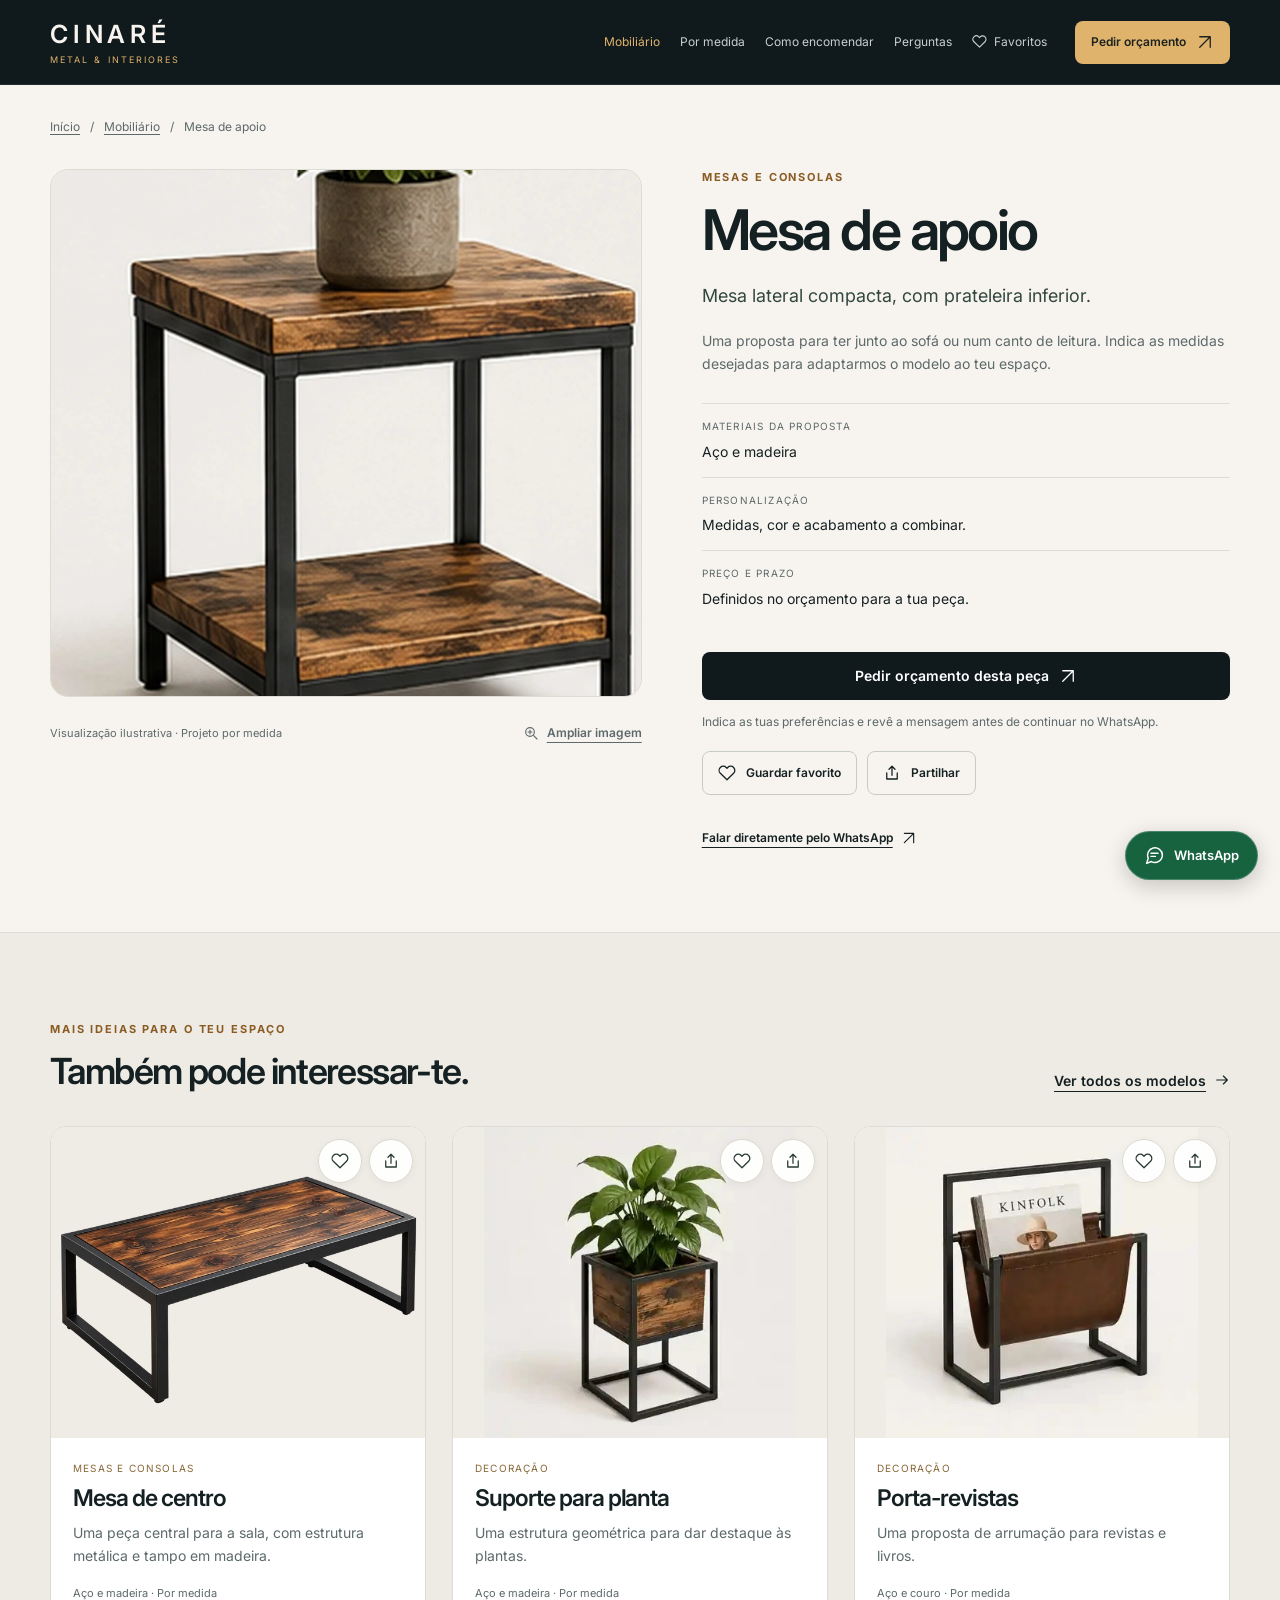
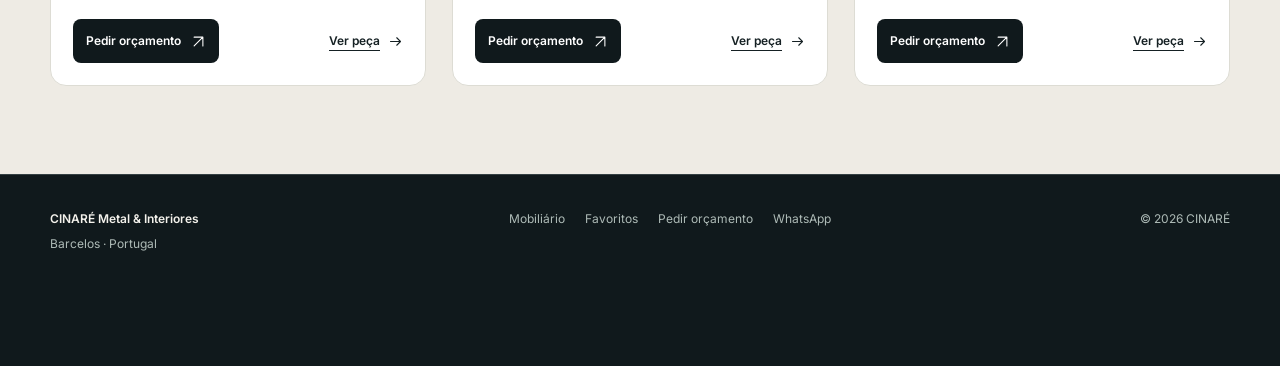
<file: modelos/mesa-apoio.html>
<!doctype html>
<html lang="pt-PT"><head>
<meta charset="utf-8"><meta name="viewport" content="width=device-width,initial-scale=1">
<meta name="theme-color" content="#10191c"><title>Mesa de apoio por medida — CINARÉ</title>
<meta name="description" content="Mesa lateral compacta, com prateleira inferior. Descobre os detalhes e pede orçamento com as medidas e o acabamento que procuras.">
<link rel="canonical" href="https://carloscinare.github.io/CINAREMETAL-INTERIORES/modelos/mesa-apoio.html">
<meta property="og:type" content="website"><meta property="og:locale" content="pt_PT">
<meta property="og:site_name" content="CINARÉ Metal &amp; Interiores">
<meta property="og:title" content="Mesa de apoio por medida — CINARÉ"><meta property="og:description" content="Mesa lateral compacta, com prateleira inferior. Descobre os detalhes e pede orçamento com as medidas e o acabamento que procuras.">
<meta property="og:url" content="https://carloscinare.github.io/CINAREMETAL-INTERIORES/modelos/mesa-apoio.html"><meta property="og:image" content="https://carloscinare.github.io/CINAREMETAL-INTERIORES/imagens/mesa-apoio-13d93145-partilha.jpg">
<meta property="og:image:width" content="872"><meta property="og:image:height" content="900">
<meta property="og:image:alt" content="Mesa de apoio — visualização ilustrativa">
<meta name="twitter:card" content="summary_large_image">
<meta name="twitter:title" content="Mesa de apoio por medida — CINARÉ"><meta name="twitter:image" content="https://carloscinare.github.io/CINAREMETAL-INTERIORES/imagens/mesa-apoio-13d93145-partilha.jpg">
<link rel="preconnect" href="https://fonts.googleapis.com"><link rel="preconnect" href="https://fonts.gstatic.com" crossorigin>
<link href="https://fonts.googleapis.com/css2?family=Inter:wght@400;500;600;700&amp;display=swap" rel="stylesheet">
<link rel="stylesheet" href="../site.css?v=20261117-2"><link rel="stylesheet" href="../features.css?v=20261117-2">
<script src="../catalogo.js?v=20261117-2" defer></script><script src="../app.js?v=20261117-2" defer></script>
</head><body data-page="product" data-root="../"><a class="skip-link" href="#conteudo">Saltar para o conteúdo</a>
<header class="site-header"><div class="wrap nav">
<a class="brand" href="../index.html#inicio" aria-label="CINARÉ Metal e Interiores — início"><strong>CINARÉ</strong><span>Metal &amp; Interiores</span></a>
<button class="menu-toggle" type="button" data-menu-toggle aria-expanded="false" aria-controls="site-menu" aria-label="Abrir menu"><svg class="ui-icon" viewBox="0 0 24 24" fill="none" stroke="currentColor" stroke-width="1.7" stroke-linecap="round" stroke-linejoin="round" aria-hidden="true"><path d="M4 6h16M4 12h16M4 18h16"/></svg>Menu</button>
<nav class="site-menu" id="site-menu" aria-label="Navegação principal">
<a href="../mobiliario-industrial.html" aria-current="page">Mobiliário</a><a href="../index.html#servicos">Por medida</a><a href="../index.html#processo">Como encomendar</a>
<a href="../index.html#perguntas">Perguntas</a><a class="favorites-nav" href="../favoritos.html"><svg class="ui-icon" viewBox="0 0 24 24" fill="none" stroke="currentColor" stroke-width="1.7" stroke-linecap="round" stroke-linejoin="round" aria-hidden="true"><path d="M20.8 4.6a5.5 5.5 0 0 0-7.8 0L12 5.7l-1.1-1.1a5.5 5.5 0 0 0-7.8 7.8L12 21l8.8-8.6a5.5 5.5 0 0 0 0-7.8Z"/></svg>Favoritos <span class="favorite-count" data-favorite-count hidden>0</span></a>
<a class="mobile-quote btn btn-gold" href="../orcamento.html">Pedir orçamento <svg class="ui-icon" viewBox="0 0 24 24" fill="none" stroke="currentColor" stroke-width="1.7" stroke-linecap="round" stroke-linejoin="round" aria-hidden="true"><path d="M5 19 19 5M5 5h14v14"/></svg></a></nav>
<a class="header-quote btn btn-gold" href="../orcamento.html">Pedir orçamento <svg class="ui-icon" viewBox="0 0 24 24" fill="none" stroke="currentColor" stroke-width="1.7" stroke-linecap="round" stroke-linejoin="round" aria-hidden="true"><path d="M5 19 19 5M5 5h14v14"/></svg></a>
</div></header><main id="conteudo"><section class="product-section"><div class="wrap"><nav class="breadcrumb light-breadcrumb" aria-label="Localização na página"><a href="../index.html">Início</a><span aria-hidden="true">/</span><a href="../mobiliario-industrial.html">Mobiliário</a><span aria-hidden="true">/</span><span aria-current="page">Mesa de apoio</span></nav>
<div class="product-detail-grid"><figure class="product-detail-visual"><a class="detail-image" href="../galeria/mesa-apoio-nova.jpg" data-zoom="mesa-apoio" aria-label="Ampliar imagem: Mesa de apoio"><img src="../imagens/mesa-apoio-13d93145-640.webp" srcset="../imagens/mesa-apoio-13d93145-320.webp 320w, ../imagens/mesa-apoio-13d93145-640.webp 640w, ../imagens/mesa-apoio-13d93145-872.webp 872w" sizes="(max-width: 800px) 94vw, 650px" width="872" height="900" alt="Mesa de apoio — visualização ilustrativa" loading="eager" decoding="async" fetchpriority="high"></a><figcaption><span>Visualização ilustrativa · Projeto por medida</span><a class="text-link" href="../galeria/mesa-apoio-nova.jpg" data-zoom="mesa-apoio"><svg class="ui-icon" viewBox="0 0 24 24" fill="none" stroke="currentColor" stroke-width="1.7" stroke-linecap="round" stroke-linejoin="round" aria-hidden="true"><circle cx="10.5" cy="10.5" r="6.5"/><path d="m16 16 5 5M10.5 7.5v6m-3-3h6"/></svg>Ampliar imagem</a></figcaption></figure>
<div class="product-detail-copy"><span class="eyebrow">Mesas e consolas</span><h1>Mesa de apoio</h1><p class="detail-lead">Mesa lateral compacta, com prateleira inferior.</p><p>Uma proposta para ter junto ao sofá ou num canto de leitura. Indica as medidas desejadas para adaptarmos o modelo ao teu espaço.</p>
<dl class="product-specs"><div><dt>Materiais da proposta</dt><dd>Aço e madeira</dd></div><div><dt>Personalização</dt><dd>Medidas, cor e acabamento a combinar.</dd></div><div><dt>Preço e prazo</dt><dd>Definidos no orçamento para a tua peça.</dd></div></dl>
<a class="btn btn-dark product-request" href="../orcamento.html?modelo=mesa-apoio">Pedir orçamento desta peça <svg class="ui-icon" viewBox="0 0 24 24" fill="none" stroke="currentColor" stroke-width="1.7" stroke-linecap="round" stroke-linejoin="round" aria-hidden="true"><path d="M5 19 19 5M5 5h14v14"/></svg></a><p class="request-hint">Indica as tuas preferências e revê a mensagem antes de continuar no WhatsApp.</p><div class="detail-tools"><button class="btn btn-outline favorite-toggle" type="button" data-favorite="mesa-apoio" aria-pressed="false" aria-label="Guardar Mesa de apoio nos favoritos" hidden><svg class="ui-icon" viewBox="0 0 24 24" fill="none" stroke="currentColor" stroke-width="1.7" stroke-linecap="round" stroke-linejoin="round" aria-hidden="true"><path d="M20.8 4.6a5.5 5.5 0 0 0-7.8 0L12 5.7l-1.1-1.1a5.5 5.5 0 0 0-7.8 7.8L12 21l8.8-8.6a5.5 5.5 0 0 0 0-7.8Z"/></svg><span data-favorite-label>Guardar favorito</span></button>
<button class="btn btn-outline" type="button" data-share="mesa-apoio" aria-label="Partilhar Mesa de apoio" hidden><svg class="ui-icon" viewBox="0 0 24 24" fill="none" stroke="currentColor" stroke-width="1.7" stroke-linecap="round" stroke-linejoin="round" aria-hidden="true"><path d="M12 15V3m-4 4 4-4 4 4M5 12v8h14v-8"/></svg><span>Partilhar</span></button></div><a class="text-link direct-contact" href="https://wa.me/351913591464?text=Ol%C3%A1%21%20Gostaria%20de%20pedir%20um%20or%C3%A7amento%20para%3A%20Mesa%20de%20apoio.">Falar diretamente pelo WhatsApp <svg class="ui-icon" viewBox="0 0 24 24" fill="none" stroke="currentColor" stroke-width="1.7" stroke-linecap="round" stroke-linejoin="round" aria-hidden="true"><path d="M5 19 19 5M5 5h14v14"/></svg></a></div></div></div></section>
<section class="section related-section" aria-labelledby="related-title"><div class="wrap"><div class="section-heading"><div><span class="eyebrow">Mais ideias para o teu espaço</span><h2 id="related-title">Também pode interessar-te.</h2></div><a class="text-link" href="../mobiliario-industrial.html">Ver todos os modelos <svg class="ui-icon" viewBox="0 0 24 24" fill="none" stroke="currentColor" stroke-width="1.7" stroke-linecap="round" stroke-linejoin="round" aria-hidden="true"><path d="M4 12h16m-6-6 6 6-6 6"/></svg></a></div><div class="catalog-grid related-grid"><article class="product-card" id="relacionado-mesa-centro" data-product="mesa-centro" data-category="mesas">
<div class="product-media"><a class="product-photo" href="../modelos/mesa-centro.html" aria-label="Ver Mesa de centro"><img src="../imagens/mesa-centro-a504366f-640.webp" srcset="../imagens/mesa-centro-a504366f-320.webp 320w, ../imagens/mesa-centro-a504366f-640.webp 640w, ../imagens/mesa-centro-a504366f-960.webp 960w, ../imagens/mesa-centro-a504366f-1280.webp 1280w, ../imagens/mesa-centro-a504366f-1448.webp 1448w" sizes="(max-width: 560px) calc(100vw - 36px), (max-width: 800px) 46vw, 380px" width="1448" height="1086" alt="Mesa de centro — visualização ilustrativa" loading="lazy" decoding="async"></a><div class="product-tools"><button class="icon-button favorite-toggle" type="button" data-favorite="mesa-centro" aria-pressed="false" aria-label="Guardar Mesa de centro nos favoritos" hidden><svg class="ui-icon" viewBox="0 0 24 24" fill="none" stroke="currentColor" stroke-width="1.7" stroke-linecap="round" stroke-linejoin="round" aria-hidden="true"><path d="M20.8 4.6a5.5 5.5 0 0 0-7.8 0L12 5.7l-1.1-1.1a5.5 5.5 0 0 0-7.8 7.8L12 21l8.8-8.6a5.5 5.5 0 0 0 0-7.8Z"/></svg></button>
<button class="icon-button" type="button" data-share="mesa-centro" aria-label="Partilhar Mesa de centro" hidden><svg class="ui-icon" viewBox="0 0 24 24" fill="none" stroke="currentColor" stroke-width="1.7" stroke-linecap="round" stroke-linejoin="round" aria-hidden="true"><path d="M12 15V3m-4 4 4-4 4 4M5 12v8h14v-8"/></svg></button></div></div>
<div class="product-copy"><span class="product-category">Mesas e consolas</span><h3><a href="../modelos/mesa-centro.html">Mesa de centro</a></h3>
<p class="product-description">Uma peça central para a sala, com estrutura metálica e tampo em madeira.</p><p class="product-material">Aço e madeira · Por medida</p>
<div class="product-actions"><a class="btn btn-dark" href="../orcamento.html?modelo=mesa-centro">Pedir orçamento <svg class="ui-icon" viewBox="0 0 24 24" fill="none" stroke="currentColor" stroke-width="1.7" stroke-linecap="round" stroke-linejoin="round" aria-hidden="true"><path d="M5 19 19 5M5 5h14v14"/></svg></a><a class="text-link" href="../modelos/mesa-centro.html">Ver peça <svg class="ui-icon" viewBox="0 0 24 24" fill="none" stroke="currentColor" stroke-width="1.7" stroke-linecap="round" stroke-linejoin="round" aria-hidden="true"><path d="M4 12h16m-6-6 6 6-6 6"/></svg></a></div></div></article><article class="product-card" id="relacionado-suporte-planta" data-product="suporte-planta" data-category="decoracao">
<div class="product-media"><a class="product-photo" href="../modelos/suporte-planta.html" aria-label="Ver Suporte para planta"><img src="../imagens/suporte-planta-6e34d3e1-400.webp" srcset="../imagens/suporte-planta-6e34d3e1-320.webp 320w, ../imagens/suporte-planta-6e34d3e1-400.webp 400w" sizes="(max-width: 560px) calc(100vw - 36px), (max-width: 800px) 46vw, 380px" width="400" height="400" alt="Suporte para planta — visualização ilustrativa" loading="lazy" decoding="async"></a><div class="product-tools"><button class="icon-button favorite-toggle" type="button" data-favorite="suporte-planta" aria-pressed="false" aria-label="Guardar Suporte para planta nos favoritos" hidden><svg class="ui-icon" viewBox="0 0 24 24" fill="none" stroke="currentColor" stroke-width="1.7" stroke-linecap="round" stroke-linejoin="round" aria-hidden="true"><path d="M20.8 4.6a5.5 5.5 0 0 0-7.8 0L12 5.7l-1.1-1.1a5.5 5.5 0 0 0-7.8 7.8L12 21l8.8-8.6a5.5 5.5 0 0 0 0-7.8Z"/></svg></button>
<button class="icon-button" type="button" data-share="suporte-planta" aria-label="Partilhar Suporte para planta" hidden><svg class="ui-icon" viewBox="0 0 24 24" fill="none" stroke="currentColor" stroke-width="1.7" stroke-linecap="round" stroke-linejoin="round" aria-hidden="true"><path d="M12 15V3m-4 4 4-4 4 4M5 12v8h14v-8"/></svg></button></div></div>
<div class="product-copy"><span class="product-category">Decoração</span><h3><a href="../modelos/suporte-planta.html">Suporte para planta</a></h3>
<p class="product-description">Uma estrutura geométrica para dar destaque às plantas.</p><p class="product-material">Aço e madeira · Por medida</p>
<div class="product-actions"><a class="btn btn-dark" href="../orcamento.html?modelo=suporte-planta">Pedir orçamento <svg class="ui-icon" viewBox="0 0 24 24" fill="none" stroke="currentColor" stroke-width="1.7" stroke-linecap="round" stroke-linejoin="round" aria-hidden="true"><path d="M5 19 19 5M5 5h14v14"/></svg></a><a class="text-link" href="../modelos/suporte-planta.html">Ver peça <svg class="ui-icon" viewBox="0 0 24 24" fill="none" stroke="currentColor" stroke-width="1.7" stroke-linecap="round" stroke-linejoin="round" aria-hidden="true"><path d="M4 12h16m-6-6 6 6-6 6"/></svg></a></div></div></article><article class="product-card" id="relacionado-porta-revistas" data-product="porta-revistas" data-category="decoracao">
<div class="product-media"><a class="product-photo" href="../modelos/porta-revistas.html" aria-label="Ver Porta-revistas"><img src="../imagens/porta-revistas-eed643ad-400.webp" srcset="../imagens/porta-revistas-eed643ad-320.webp 320w, ../imagens/porta-revistas-eed643ad-400.webp 400w" sizes="(max-width: 560px) calc(100vw - 36px), (max-width: 800px) 46vw, 380px" width="400" height="400" alt="Porta-revistas — visualização ilustrativa" loading="lazy" decoding="async"></a><div class="product-tools"><button class="icon-button favorite-toggle" type="button" data-favorite="porta-revistas" aria-pressed="false" aria-label="Guardar Porta-revistas nos favoritos" hidden><svg class="ui-icon" viewBox="0 0 24 24" fill="none" stroke="currentColor" stroke-width="1.7" stroke-linecap="round" stroke-linejoin="round" aria-hidden="true"><path d="M20.8 4.6a5.5 5.5 0 0 0-7.8 0L12 5.7l-1.1-1.1a5.5 5.5 0 0 0-7.8 7.8L12 21l8.8-8.6a5.5 5.5 0 0 0 0-7.8Z"/></svg></button>
<button class="icon-button" type="button" data-share="porta-revistas" aria-label="Partilhar Porta-revistas" hidden><svg class="ui-icon" viewBox="0 0 24 24" fill="none" stroke="currentColor" stroke-width="1.7" stroke-linecap="round" stroke-linejoin="round" aria-hidden="true"><path d="M12 15V3m-4 4 4-4 4 4M5 12v8h14v-8"/></svg></button></div></div>
<div class="product-copy"><span class="product-category">Decoração</span><h3><a href="../modelos/porta-revistas.html">Porta-revistas</a></h3>
<p class="product-description">Uma proposta de arrumação para revistas e livros.</p><p class="product-material">Aço e couro · Por medida</p>
<div class="product-actions"><a class="btn btn-dark" href="../orcamento.html?modelo=porta-revistas">Pedir orçamento <svg class="ui-icon" viewBox="0 0 24 24" fill="none" stroke="currentColor" stroke-width="1.7" stroke-linecap="round" stroke-linejoin="round" aria-hidden="true"><path d="M5 19 19 5M5 5h14v14"/></svg></a><a class="text-link" href="../modelos/porta-revistas.html">Ver peça <svg class="ui-icon" viewBox="0 0 24 24" fill="none" stroke="currentColor" stroke-width="1.7" stroke-linecap="round" stroke-linejoin="round" aria-hidden="true"><path d="M4 12h16m-6-6 6 6-6 6"/></svg></a></div></div></article></div></div></section></main><footer class="site-footer"><div class="wrap footer-grid">
<div><span class="footer-title">CINARÉ Metal &amp; Interiores</span>Barcelos · Portugal</div>
<nav class="footer-links" aria-label="Navegação do rodapé"><a href="../mobiliario-industrial.html">Mobiliário</a><a href="../favoritos.html">Favoritos</a><a href="../orcamento.html">Pedir orçamento</a><a href="https://wa.me/351913591464?text=Ol%C3%A1%21%20Gostaria%20de%20pedir%20um%20or%C3%A7amento%20para%20um%20projeto%20por%20medida.">WhatsApp</a></nav><div>© 2026 CINARÉ</div>
</div></footer><a class="whatsapp-float" href="https://wa.me/351913591464?text=Ol%C3%A1%21%20Gostaria%20de%20pedir%20um%20or%C3%A7amento%20para%20um%20projeto%20por%20medida." aria-label="Falar com a CINARÉ pelo WhatsApp"><svg class="ui-icon" viewBox="0 0 24 24" fill="none" stroke="currentColor" stroke-width="1.7" stroke-linecap="round" stroke-linejoin="round" aria-hidden="true"><path d="M21 11.5a8.5 8.5 0 0 1-12.6 7.4L3 21l1.8-5.7A8.5 8.5 0 1 1 21 11.5Z"/><path d="M8 9.5h8M8 13h5"/></svg><span>WhatsApp</span></a><div class="site-announcement" role="status" aria-live="polite" aria-atomic="true" data-announcement></div>
<dialog class="share-dialog" id="share-dialog" aria-labelledby="share-title"><div class="dialog-top"><h2 id="share-title">Partilhar peça</h2><button class="dialog-close" type="button" data-close-share aria-label="Fechar partilha">×</button></div>
<p>Envia esta peça a alguém ou guarda a ligação para mais tarde.</p><label for="share-url">Ligação da peça</label><div class="copy-row"><input id="share-url" readonly type="url" spellcheck="false"><button class="btn btn-dark" type="button" data-copy-share>Copiar</button></div>
<div class="share-actions"><button class="btn btn-outline" type="button" data-native-share hidden>Partilhar no dispositivo</button><a class="btn btn-outline" id="share-whatsapp" target="_blank" rel="noopener noreferrer">Partilhar no WhatsApp</a></div><p class="share-status" role="status" data-share-status></p></dialog>
<dialog class="zoom-dialog" id="zoom-dialog" aria-labelledby="zoom-title" aria-describedby="zoom-help"><div class="zoom-toolbar"><h2 id="zoom-title">Imagem da peça</h2><div class="zoom-controls"><button type="button" data-zoom-out aria-label="Reduzir imagem">−</button><output data-zoom-level aria-live="polite">100%</output><button type="button" data-zoom-in aria-label="Ampliar imagem">+</button><button type="button" data-zoom-reset>Repor</button><button type="button" data-close-zoom aria-label="Fechar ampliação">×</button></div></div>
<div class="zoom-stage" data-zoom-stage><img id="zoom-image" alt="" draggable="false"><p class="zoom-loading" role="status" data-zoom-loading>A carregar imagem…</p></div>
<div class="zoom-footer"><p id="zoom-help">Usa + e −, a roda do rato ou dois dedos para ampliar. Arrasta a imagem para explorar os detalhes.</p><a class="text-link" id="zoom-original" target="_blank" rel="noopener">Ver imagem original</a></div></dialog></body></html>
</file>
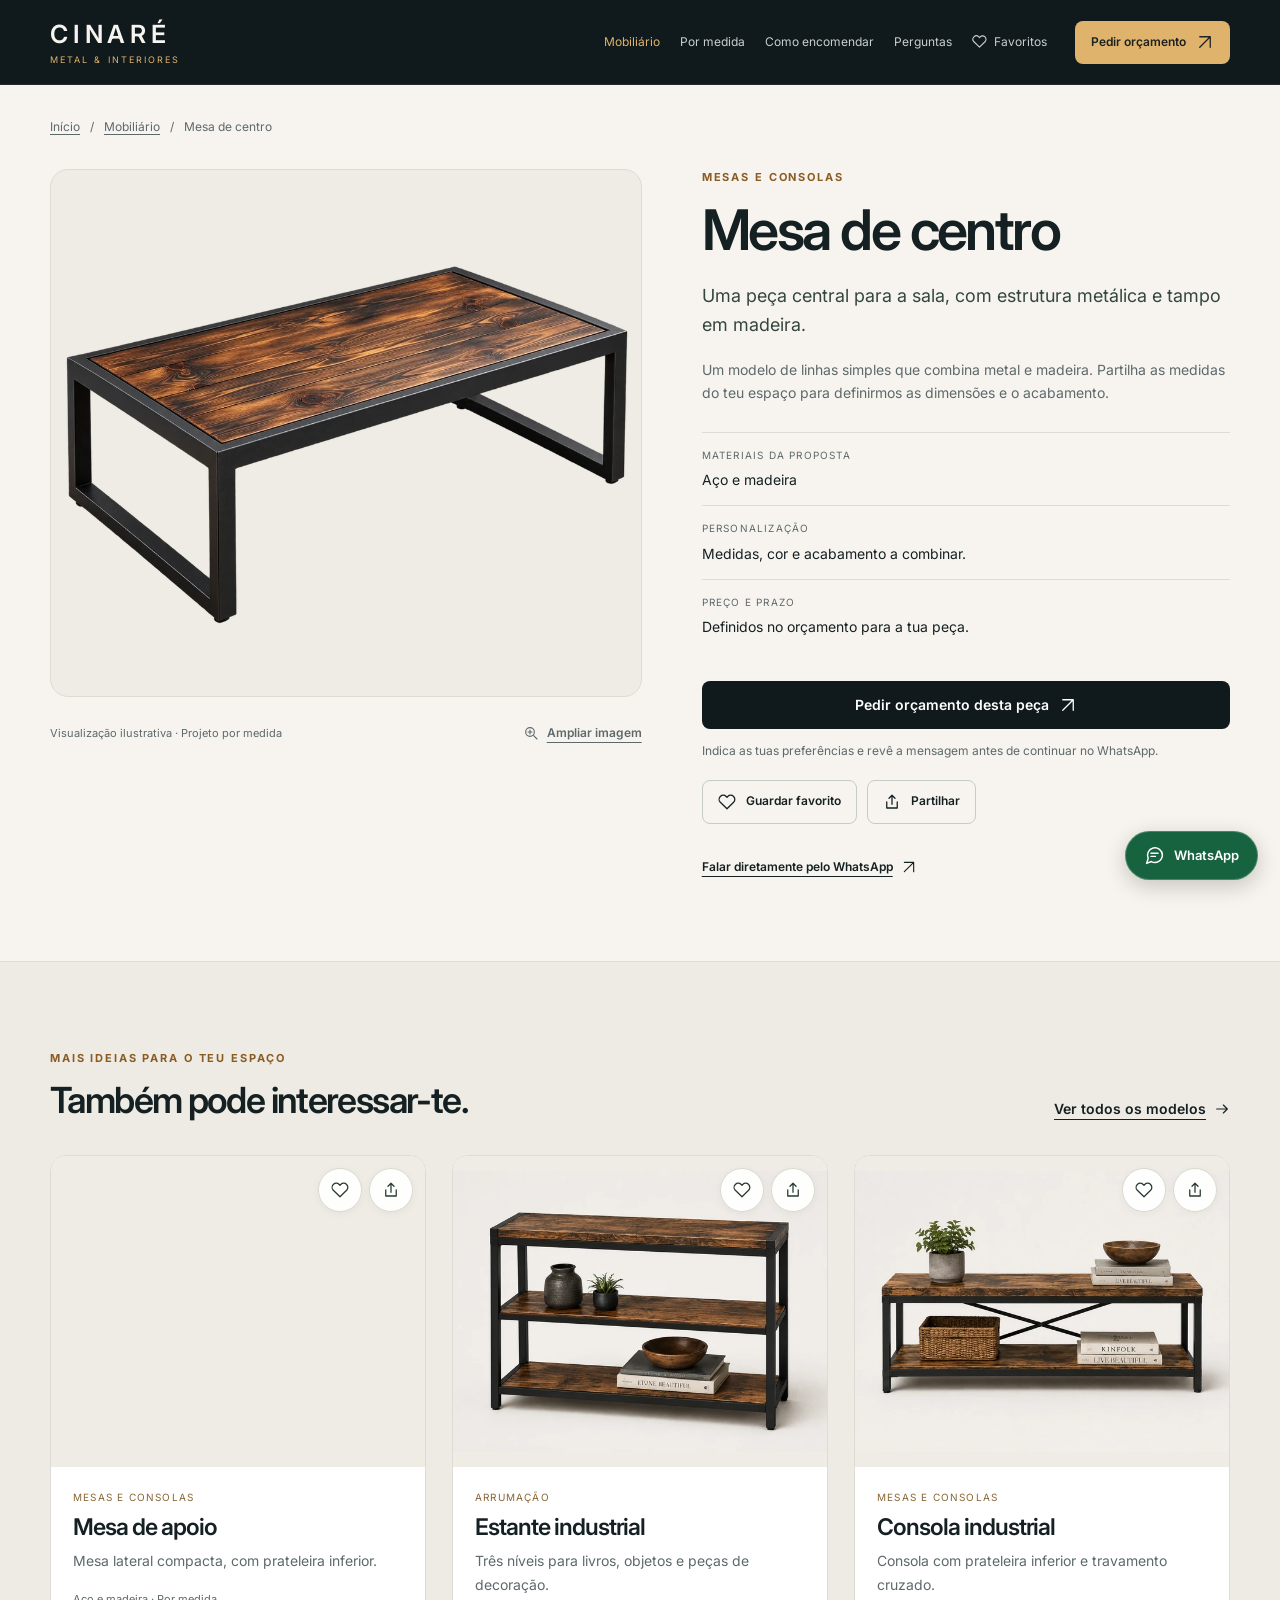
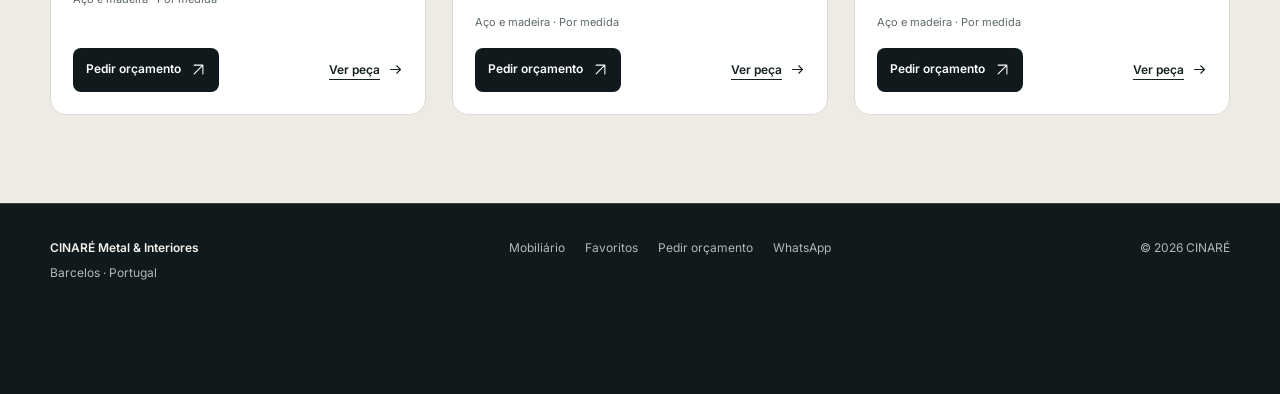
<file: modelos/mesa-centro.html>
<!doctype html>
<html lang="pt-PT"><head>
<meta charset="utf-8"><meta name="viewport" content="width=device-width,initial-scale=1">
<meta name="theme-color" content="#10191c"><title>Mesa de centro por medida — CINARÉ</title>
<meta name="description" content="Uma peça central para a sala, com estrutura metálica e tampo em madeira. Descobre os detalhes e pede orçamento com as medidas e o acabamento que procuras.">
<link rel="canonical" href="https://carloscinare.github.io/CINAREMETAL-INTERIORES/modelos/mesa-centro.html">
<meta property="og:type" content="website"><meta property="og:locale" content="pt_PT">
<meta property="og:site_name" content="CINARÉ Metal &amp; Interiores">
<meta property="og:title" content="Mesa de centro por medida — CINARÉ"><meta property="og:description" content="Uma peça central para a sala, com estrutura metálica e tampo em madeira. Descobre os detalhes e pede orçamento com as medidas e o acabamento que procuras.">
<meta property="og:url" content="https://carloscinare.github.io/CINAREMETAL-INTERIORES/modelos/mesa-centro.html"><meta property="og:image" content="https://carloscinare.github.io/CINAREMETAL-INTERIORES/imagens/mesa-centro-a504366f-partilha.jpg">
<meta property="og:image:width" content="1200"><meta property="og:image:height" content="900">
<meta property="og:image:alt" content="Mesa de centro — visualização ilustrativa">
<meta name="twitter:card" content="summary_large_image">
<meta name="twitter:title" content="Mesa de centro por medida — CINARÉ"><meta name="twitter:image" content="https://carloscinare.github.io/CINAREMETAL-INTERIORES/imagens/mesa-centro-a504366f-partilha.jpg">
<link rel="preconnect" href="https://fonts.googleapis.com"><link rel="preconnect" href="https://fonts.gstatic.com" crossorigin>
<link href="https://fonts.googleapis.com/css2?family=Inter:wght@400;500;600;700&amp;display=swap" rel="stylesheet">
<link rel="stylesheet" href="../site.css?v=20261117-2"><link rel="stylesheet" href="../features.css?v=20261117-2">
<script src="../catalogo.js?v=20261117-2" defer></script><script src="../app.js?v=20261117-2" defer></script>
</head><body data-page="product" data-root="../"><a class="skip-link" href="#conteudo">Saltar para o conteúdo</a>
<header class="site-header"><div class="wrap nav">
<a class="brand" href="../index.html#inicio" aria-label="CINARÉ Metal e Interiores — início"><strong>CINARÉ</strong><span>Metal &amp; Interiores</span></a>
<button class="menu-toggle" type="button" data-menu-toggle aria-expanded="false" aria-controls="site-menu" aria-label="Abrir menu"><svg class="ui-icon" viewBox="0 0 24 24" fill="none" stroke="currentColor" stroke-width="1.7" stroke-linecap="round" stroke-linejoin="round" aria-hidden="true"><path d="M4 6h16M4 12h16M4 18h16"/></svg>Menu</button>
<nav class="site-menu" id="site-menu" aria-label="Navegação principal">
<a href="../mobiliario-industrial.html" aria-current="page">Mobiliário</a><a href="../index.html#servicos">Por medida</a><a href="../index.html#processo">Como encomendar</a>
<a href="../index.html#perguntas">Perguntas</a><a class="favorites-nav" href="../favoritos.html"><svg class="ui-icon" viewBox="0 0 24 24" fill="none" stroke="currentColor" stroke-width="1.7" stroke-linecap="round" stroke-linejoin="round" aria-hidden="true"><path d="M20.8 4.6a5.5 5.5 0 0 0-7.8 0L12 5.7l-1.1-1.1a5.5 5.5 0 0 0-7.8 7.8L12 21l8.8-8.6a5.5 5.5 0 0 0 0-7.8Z"/></svg>Favoritos <span class="favorite-count" data-favorite-count hidden>0</span></a>
<a class="mobile-quote btn btn-gold" href="../orcamento.html">Pedir orçamento <svg class="ui-icon" viewBox="0 0 24 24" fill="none" stroke="currentColor" stroke-width="1.7" stroke-linecap="round" stroke-linejoin="round" aria-hidden="true"><path d="M5 19 19 5M5 5h14v14"/></svg></a></nav>
<a class="header-quote btn btn-gold" href="../orcamento.html">Pedir orçamento <svg class="ui-icon" viewBox="0 0 24 24" fill="none" stroke="currentColor" stroke-width="1.7" stroke-linecap="round" stroke-linejoin="round" aria-hidden="true"><path d="M5 19 19 5M5 5h14v14"/></svg></a>
</div></header><main id="conteudo"><section class="product-section"><div class="wrap"><nav class="breadcrumb light-breadcrumb" aria-label="Localização na página"><a href="../index.html">Início</a><span aria-hidden="true">/</span><a href="../mobiliario-industrial.html">Mobiliário</a><span aria-hidden="true">/</span><span aria-current="page">Mesa de centro</span></nav>
<div class="product-detail-grid"><figure class="product-detail-visual"><a class="detail-image" href="../mesa-centro.png" data-zoom="mesa-centro" aria-label="Ampliar imagem: Mesa de centro"><img src="../imagens/mesa-centro-a504366f-640.webp" srcset="../imagens/mesa-centro-a504366f-320.webp 320w, ../imagens/mesa-centro-a504366f-640.webp 640w, ../imagens/mesa-centro-a504366f-960.webp 960w, ../imagens/mesa-centro-a504366f-1280.webp 1280w, ../imagens/mesa-centro-a504366f-1448.webp 1448w" sizes="(max-width: 800px) 94vw, 650px" width="1448" height="1086" alt="Mesa de centro — visualização ilustrativa" loading="eager" decoding="async" fetchpriority="high"></a><figcaption><span>Visualização ilustrativa · Projeto por medida</span><a class="text-link" href="../mesa-centro.png" data-zoom="mesa-centro"><svg class="ui-icon" viewBox="0 0 24 24" fill="none" stroke="currentColor" stroke-width="1.7" stroke-linecap="round" stroke-linejoin="round" aria-hidden="true"><circle cx="10.5" cy="10.5" r="6.5"/><path d="m16 16 5 5M10.5 7.5v6m-3-3h6"/></svg>Ampliar imagem</a></figcaption></figure>
<div class="product-detail-copy"><span class="eyebrow">Mesas e consolas</span><h1>Mesa de centro</h1><p class="detail-lead">Uma peça central para a sala, com estrutura metálica e tampo em madeira.</p><p>Um modelo de linhas simples que combina metal e madeira. Partilha as medidas do teu espaço para definirmos as dimensões e o acabamento.</p>
<dl class="product-specs"><div><dt>Materiais da proposta</dt><dd>Aço e madeira</dd></div><div><dt>Personalização</dt><dd>Medidas, cor e acabamento a combinar.</dd></div><div><dt>Preço e prazo</dt><dd>Definidos no orçamento para a tua peça.</dd></div></dl>
<a class="btn btn-dark product-request" href="../orcamento.html?modelo=mesa-centro">Pedir orçamento desta peça <svg class="ui-icon" viewBox="0 0 24 24" fill="none" stroke="currentColor" stroke-width="1.7" stroke-linecap="round" stroke-linejoin="round" aria-hidden="true"><path d="M5 19 19 5M5 5h14v14"/></svg></a><p class="request-hint">Indica as tuas preferências e revê a mensagem antes de continuar no WhatsApp.</p><div class="detail-tools"><button class="btn btn-outline favorite-toggle" type="button" data-favorite="mesa-centro" aria-pressed="false" aria-label="Guardar Mesa de centro nos favoritos" hidden><svg class="ui-icon" viewBox="0 0 24 24" fill="none" stroke="currentColor" stroke-width="1.7" stroke-linecap="round" stroke-linejoin="round" aria-hidden="true"><path d="M20.8 4.6a5.5 5.5 0 0 0-7.8 0L12 5.7l-1.1-1.1a5.5 5.5 0 0 0-7.8 7.8L12 21l8.8-8.6a5.5 5.5 0 0 0 0-7.8Z"/></svg><span data-favorite-label>Guardar favorito</span></button>
<button class="btn btn-outline" type="button" data-share="mesa-centro" aria-label="Partilhar Mesa de centro" hidden><svg class="ui-icon" viewBox="0 0 24 24" fill="none" stroke="currentColor" stroke-width="1.7" stroke-linecap="round" stroke-linejoin="round" aria-hidden="true"><path d="M12 15V3m-4 4 4-4 4 4M5 12v8h14v-8"/></svg><span>Partilhar</span></button></div><a class="text-link direct-contact" href="https://wa.me/351913591464?text=Ol%C3%A1%21%20Gostaria%20de%20pedir%20um%20or%C3%A7amento%20para%3A%20Mesa%20de%20centro.">Falar diretamente pelo WhatsApp <svg class="ui-icon" viewBox="0 0 24 24" fill="none" stroke="currentColor" stroke-width="1.7" stroke-linecap="round" stroke-linejoin="round" aria-hidden="true"><path d="M5 19 19 5M5 5h14v14"/></svg></a></div></div></div></section>
<section class="section related-section" aria-labelledby="related-title"><div class="wrap"><div class="section-heading"><div><span class="eyebrow">Mais ideias para o teu espaço</span><h2 id="related-title">Também pode interessar-te.</h2></div><a class="text-link" href="../mobiliario-industrial.html">Ver todos os modelos <svg class="ui-icon" viewBox="0 0 24 24" fill="none" stroke="currentColor" stroke-width="1.7" stroke-linecap="round" stroke-linejoin="round" aria-hidden="true"><path d="M4 12h16m-6-6 6 6-6 6"/></svg></a></div><div class="catalog-grid related-grid"><article class="product-card" id="relacionado-mesa-apoio" data-product="mesa-apoio" data-category="mesas">
<div class="product-media"><a class="product-photo" href="../modelos/mesa-apoio.html" aria-label="Ver Mesa de apoio"><img src="../imagens/mesa-apoio-13d93145-640.webp" srcset="../imagens/mesa-apoio-13d93145-320.webp 320w, ../imagens/mesa-apoio-13d93145-640.webp 640w, ../imagens/mesa-apoio-13d93145-872.webp 872w" sizes="(max-width: 560px) calc(100vw - 36px), (max-width: 800px) 46vw, 380px" width="872" height="900" alt="Mesa de apoio — visualização ilustrativa" loading="lazy" decoding="async"></a><div class="product-tools"><button class="icon-button favorite-toggle" type="button" data-favorite="mesa-apoio" aria-pressed="false" aria-label="Guardar Mesa de apoio nos favoritos" hidden><svg class="ui-icon" viewBox="0 0 24 24" fill="none" stroke="currentColor" stroke-width="1.7" stroke-linecap="round" stroke-linejoin="round" aria-hidden="true"><path d="M20.8 4.6a5.5 5.5 0 0 0-7.8 0L12 5.7l-1.1-1.1a5.5 5.5 0 0 0-7.8 7.8L12 21l8.8-8.6a5.5 5.5 0 0 0 0-7.8Z"/></svg></button>
<button class="icon-button" type="button" data-share="mesa-apoio" aria-label="Partilhar Mesa de apoio" hidden><svg class="ui-icon" viewBox="0 0 24 24" fill="none" stroke="currentColor" stroke-width="1.7" stroke-linecap="round" stroke-linejoin="round" aria-hidden="true"><path d="M12 15V3m-4 4 4-4 4 4M5 12v8h14v-8"/></svg></button></div></div>
<div class="product-copy"><span class="product-category">Mesas e consolas</span><h3><a href="../modelos/mesa-apoio.html">Mesa de apoio</a></h3>
<p class="product-description">Mesa lateral compacta, com prateleira inferior.</p><p class="product-material">Aço e madeira · Por medida</p>
<div class="product-actions"><a class="btn btn-dark" href="../orcamento.html?modelo=mesa-apoio">Pedir orçamento <svg class="ui-icon" viewBox="0 0 24 24" fill="none" stroke="currentColor" stroke-width="1.7" stroke-linecap="round" stroke-linejoin="round" aria-hidden="true"><path d="M5 19 19 5M5 5h14v14"/></svg></a><a class="text-link" href="../modelos/mesa-apoio.html">Ver peça <svg class="ui-icon" viewBox="0 0 24 24" fill="none" stroke="currentColor" stroke-width="1.7" stroke-linecap="round" stroke-linejoin="round" aria-hidden="true"><path d="M4 12h16m-6-6 6 6-6 6"/></svg></a></div></div></article><article class="product-card" id="relacionado-estante-industrial" data-product="estante-industrial" data-category="arrumacao">
<div class="product-media"><a class="product-photo" href="../modelos/estante-industrial.html" aria-label="Ver Estante industrial"><img src="../imagens/estante-industrial-1230ae06-640.webp" srcset="../imagens/estante-industrial-1230ae06-320.webp 320w, ../imagens/estante-industrial-1230ae06-640.webp 640w, ../imagens/estante-industrial-1230ae06-960.webp 960w, ../imagens/estante-industrial-1230ae06-1280.webp 1280w, ../imagens/estante-industrial-1230ae06-1448.webp 1448w" sizes="(max-width: 560px) calc(100vw - 36px), (max-width: 800px) 46vw, 380px" width="1448" height="1086" alt="Estante industrial — visualização ilustrativa" loading="lazy" decoding="async"></a><div class="product-tools"><button class="icon-button favorite-toggle" type="button" data-favorite="estante-industrial" aria-pressed="false" aria-label="Guardar Estante industrial nos favoritos" hidden><svg class="ui-icon" viewBox="0 0 24 24" fill="none" stroke="currentColor" stroke-width="1.7" stroke-linecap="round" stroke-linejoin="round" aria-hidden="true"><path d="M20.8 4.6a5.5 5.5 0 0 0-7.8 0L12 5.7l-1.1-1.1a5.5 5.5 0 0 0-7.8 7.8L12 21l8.8-8.6a5.5 5.5 0 0 0 0-7.8Z"/></svg></button>
<button class="icon-button" type="button" data-share="estante-industrial" aria-label="Partilhar Estante industrial" hidden><svg class="ui-icon" viewBox="0 0 24 24" fill="none" stroke="currentColor" stroke-width="1.7" stroke-linecap="round" stroke-linejoin="round" aria-hidden="true"><path d="M12 15V3m-4 4 4-4 4 4M5 12v8h14v-8"/></svg></button></div></div>
<div class="product-copy"><span class="product-category">Arrumação</span><h3><a href="../modelos/estante-industrial.html">Estante industrial</a></h3>
<p class="product-description">Três níveis para livros, objetos e peças de decoração.</p><p class="product-material">Aço e madeira · Por medida</p>
<div class="product-actions"><a class="btn btn-dark" href="../orcamento.html?modelo=estante-industrial">Pedir orçamento <svg class="ui-icon" viewBox="0 0 24 24" fill="none" stroke="currentColor" stroke-width="1.7" stroke-linecap="round" stroke-linejoin="round" aria-hidden="true"><path d="M5 19 19 5M5 5h14v14"/></svg></a><a class="text-link" href="../modelos/estante-industrial.html">Ver peça <svg class="ui-icon" viewBox="0 0 24 24" fill="none" stroke="currentColor" stroke-width="1.7" stroke-linecap="round" stroke-linejoin="round" aria-hidden="true"><path d="M4 12h16m-6-6 6 6-6 6"/></svg></a></div></div></article><article class="product-card" id="relacionado-consola-industrial" data-product="consola-industrial" data-category="mesas">
<div class="product-media"><a class="product-photo" href="../modelos/consola-industrial.html" aria-label="Ver Consola industrial"><img src="../imagens/consola-industrial-3e8d62cb-640.webp" srcset="../imagens/consola-industrial-3e8d62cb-320.webp 320w, ../imagens/consola-industrial-3e8d62cb-640.webp 640w, ../imagens/consola-industrial-3e8d62cb-960.webp 960w, ../imagens/consola-industrial-3e8d62cb-1280.webp 1280w, ../imagens/consola-industrial-3e8d62cb-1448.webp 1448w" sizes="(max-width: 560px) calc(100vw - 36px), (max-width: 800px) 46vw, 380px" width="1448" height="1086" alt="Consola industrial — visualização ilustrativa" loading="lazy" decoding="async"></a><div class="product-tools"><button class="icon-button favorite-toggle" type="button" data-favorite="consola-industrial" aria-pressed="false" aria-label="Guardar Consola industrial nos favoritos" hidden><svg class="ui-icon" viewBox="0 0 24 24" fill="none" stroke="currentColor" stroke-width="1.7" stroke-linecap="round" stroke-linejoin="round" aria-hidden="true"><path d="M20.8 4.6a5.5 5.5 0 0 0-7.8 0L12 5.7l-1.1-1.1a5.5 5.5 0 0 0-7.8 7.8L12 21l8.8-8.6a5.5 5.5 0 0 0 0-7.8Z"/></svg></button>
<button class="icon-button" type="button" data-share="consola-industrial" aria-label="Partilhar Consola industrial" hidden><svg class="ui-icon" viewBox="0 0 24 24" fill="none" stroke="currentColor" stroke-width="1.7" stroke-linecap="round" stroke-linejoin="round" aria-hidden="true"><path d="M12 15V3m-4 4 4-4 4 4M5 12v8h14v-8"/></svg></button></div></div>
<div class="product-copy"><span class="product-category">Mesas e consolas</span><h3><a href="../modelos/consola-industrial.html">Consola industrial</a></h3>
<p class="product-description">Consola com prateleira inferior e travamento cruzado.</p><p class="product-material">Aço e madeira · Por medida</p>
<div class="product-actions"><a class="btn btn-dark" href="../orcamento.html?modelo=consola-industrial">Pedir orçamento <svg class="ui-icon" viewBox="0 0 24 24" fill="none" stroke="currentColor" stroke-width="1.7" stroke-linecap="round" stroke-linejoin="round" aria-hidden="true"><path d="M5 19 19 5M5 5h14v14"/></svg></a><a class="text-link" href="../modelos/consola-industrial.html">Ver peça <svg class="ui-icon" viewBox="0 0 24 24" fill="none" stroke="currentColor" stroke-width="1.7" stroke-linecap="round" stroke-linejoin="round" aria-hidden="true"><path d="M4 12h16m-6-6 6 6-6 6"/></svg></a></div></div></article></div></div></section></main><footer class="site-footer"><div class="wrap footer-grid">
<div><span class="footer-title">CINARÉ Metal &amp; Interiores</span>Barcelos · Portugal</div>
<nav class="footer-links" aria-label="Navegação do rodapé"><a href="../mobiliario-industrial.html">Mobiliário</a><a href="../favoritos.html">Favoritos</a><a href="../orcamento.html">Pedir orçamento</a><a href="https://wa.me/351913591464?text=Ol%C3%A1%21%20Gostaria%20de%20pedir%20um%20or%C3%A7amento%20para%20um%20projeto%20por%20medida.">WhatsApp</a></nav><div>© 2026 CINARÉ</div>
</div></footer><a class="whatsapp-float" href="https://wa.me/351913591464?text=Ol%C3%A1%21%20Gostaria%20de%20pedir%20um%20or%C3%A7amento%20para%20um%20projeto%20por%20medida." aria-label="Falar com a CINARÉ pelo WhatsApp"><svg class="ui-icon" viewBox="0 0 24 24" fill="none" stroke="currentColor" stroke-width="1.7" stroke-linecap="round" stroke-linejoin="round" aria-hidden="true"><path d="M21 11.5a8.5 8.5 0 0 1-12.6 7.4L3 21l1.8-5.7A8.5 8.5 0 1 1 21 11.5Z"/><path d="M8 9.5h8M8 13h5"/></svg><span>WhatsApp</span></a><div class="site-announcement" role="status" aria-live="polite" aria-atomic="true" data-announcement></div>
<dialog class="share-dialog" id="share-dialog" aria-labelledby="share-title"><div class="dialog-top"><h2 id="share-title">Partilhar peça</h2><button class="dialog-close" type="button" data-close-share aria-label="Fechar partilha">×</button></div>
<p>Envia esta peça a alguém ou guarda a ligação para mais tarde.</p><label for="share-url">Ligação da peça</label><div class="copy-row"><input id="share-url" readonly type="url" spellcheck="false"><button class="btn btn-dark" type="button" data-copy-share>Copiar</button></div>
<div class="share-actions"><button class="btn btn-outline" type="button" data-native-share hidden>Partilhar no dispositivo</button><a class="btn btn-outline" id="share-whatsapp" target="_blank" rel="noopener noreferrer">Partilhar no WhatsApp</a></div><p class="share-status" role="status" data-share-status></p></dialog>
<dialog class="zoom-dialog" id="zoom-dialog" aria-labelledby="zoom-title" aria-describedby="zoom-help"><div class="zoom-toolbar"><h2 id="zoom-title">Imagem da peça</h2><div class="zoom-controls"><button type="button" data-zoom-out aria-label="Reduzir imagem">−</button><output data-zoom-level aria-live="polite">100%</output><button type="button" data-zoom-in aria-label="Ampliar imagem">+</button><button type="button" data-zoom-reset>Repor</button><button type="button" data-close-zoom aria-label="Fechar ampliação">×</button></div></div>
<div class="zoom-stage" data-zoom-stage><img id="zoom-image" alt="" draggable="false"><p class="zoom-loading" role="status" data-zoom-loading>A carregar imagem…</p></div>
<div class="zoom-footer"><p id="zoom-help">Usa + e −, a roda do rato ou dois dedos para ampliar. Arrasta a imagem para explorar os detalhes.</p><a class="text-link" id="zoom-original" target="_blank" rel="noopener">Ver imagem original</a></div></dialog></body></html>
</file>
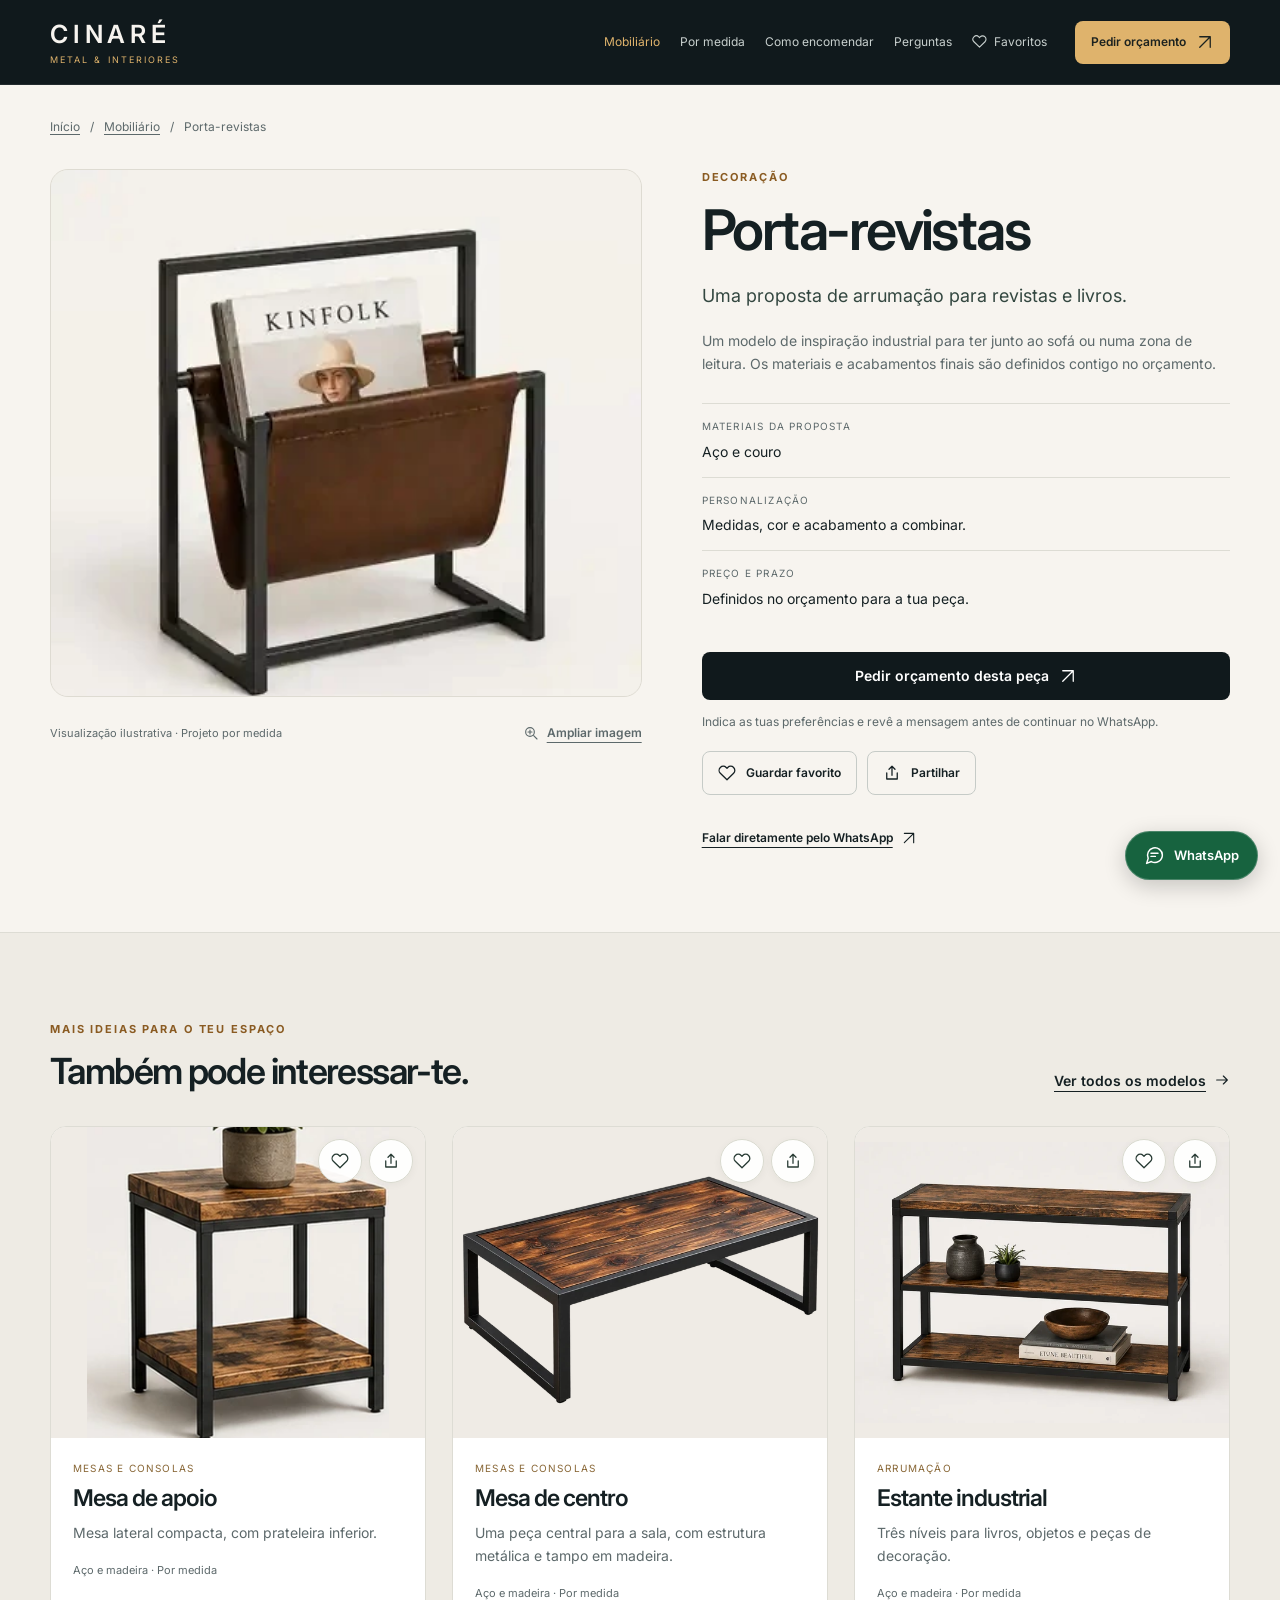
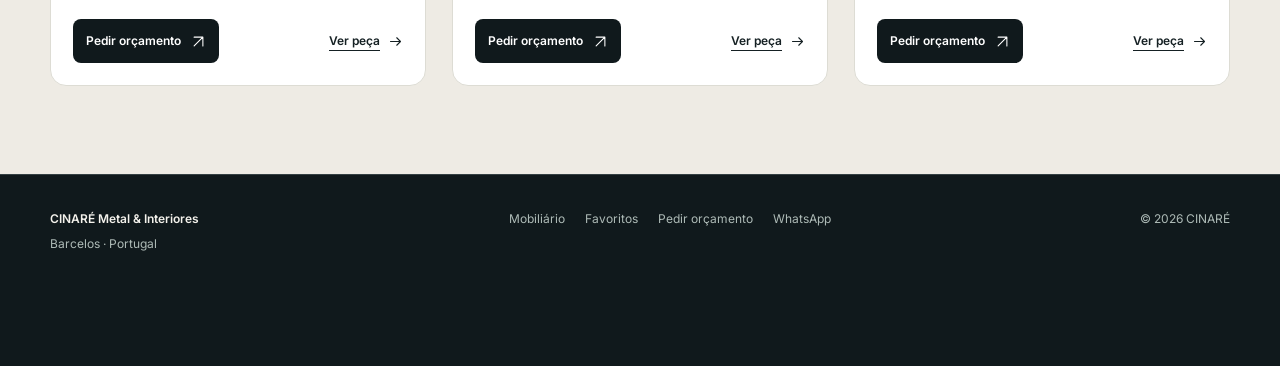
<file: modelos/porta-revistas.html>
<!doctype html>
<html lang="pt-PT"><head>
<meta charset="utf-8"><meta name="viewport" content="width=device-width,initial-scale=1">
<meta name="theme-color" content="#10191c"><title>Porta-revistas por medida — CINARÉ</title>
<meta name="description" content="Uma proposta de arrumação para revistas e livros. Descobre os detalhes e pede orçamento com as medidas e o acabamento que procuras.">
<link rel="canonical" href="https://carloscinare.github.io/CINAREMETAL-INTERIORES/modelos/porta-revistas.html">
<meta property="og:type" content="website"><meta property="og:locale" content="pt_PT">
<meta property="og:site_name" content="CINARÉ Metal &amp; Interiores">
<meta property="og:title" content="Porta-revistas por medida — CINARÉ"><meta property="og:description" content="Uma proposta de arrumação para revistas e livros. Descobre os detalhes e pede orçamento com as medidas e o acabamento que procuras.">
<meta property="og:url" content="https://carloscinare.github.io/CINAREMETAL-INTERIORES/modelos/porta-revistas.html"><meta property="og:image" content="https://carloscinare.github.io/CINAREMETAL-INTERIORES/imagens/porta-revistas-eed643ad-partilha.jpg">
<meta property="og:image:width" content="400"><meta property="og:image:height" content="400">
<meta property="og:image:alt" content="Porta-revistas — visualização ilustrativa">
<meta name="twitter:card" content="summary_large_image">
<meta name="twitter:title" content="Porta-revistas por medida — CINARÉ"><meta name="twitter:image" content="https://carloscinare.github.io/CINAREMETAL-INTERIORES/imagens/porta-revistas-eed643ad-partilha.jpg">
<link rel="preconnect" href="https://fonts.googleapis.com"><link rel="preconnect" href="https://fonts.gstatic.com" crossorigin>
<link href="https://fonts.googleapis.com/css2?family=Inter:wght@400;500;600;700&amp;display=swap" rel="stylesheet">
<link rel="stylesheet" href="../site.css?v=20261117-2"><link rel="stylesheet" href="../features.css?v=20261117-2">
<script src="../catalogo.js?v=20261117-2" defer></script><script src="../app.js?v=20261117-2" defer></script>
</head><body data-page="product" data-root="../"><a class="skip-link" href="#conteudo">Saltar para o conteúdo</a>
<header class="site-header"><div class="wrap nav">
<a class="brand" href="../index.html#inicio" aria-label="CINARÉ Metal e Interiores — início"><strong>CINARÉ</strong><span>Metal &amp; Interiores</span></a>
<button class="menu-toggle" type="button" data-menu-toggle aria-expanded="false" aria-controls="site-menu" aria-label="Abrir menu"><svg class="ui-icon" viewBox="0 0 24 24" fill="none" stroke="currentColor" stroke-width="1.7" stroke-linecap="round" stroke-linejoin="round" aria-hidden="true"><path d="M4 6h16M4 12h16M4 18h16"/></svg>Menu</button>
<nav class="site-menu" id="site-menu" aria-label="Navegação principal">
<a href="../mobiliario-industrial.html" aria-current="page">Mobiliário</a><a href="../index.html#servicos">Por medida</a><a href="../index.html#processo">Como encomendar</a>
<a href="../index.html#perguntas">Perguntas</a><a class="favorites-nav" href="../favoritos.html"><svg class="ui-icon" viewBox="0 0 24 24" fill="none" stroke="currentColor" stroke-width="1.7" stroke-linecap="round" stroke-linejoin="round" aria-hidden="true"><path d="M20.8 4.6a5.5 5.5 0 0 0-7.8 0L12 5.7l-1.1-1.1a5.5 5.5 0 0 0-7.8 7.8L12 21l8.8-8.6a5.5 5.5 0 0 0 0-7.8Z"/></svg>Favoritos <span class="favorite-count" data-favorite-count hidden>0</span></a>
<a class="mobile-quote btn btn-gold" href="../orcamento.html">Pedir orçamento <svg class="ui-icon" viewBox="0 0 24 24" fill="none" stroke="currentColor" stroke-width="1.7" stroke-linecap="round" stroke-linejoin="round" aria-hidden="true"><path d="M5 19 19 5M5 5h14v14"/></svg></a></nav>
<a class="header-quote btn btn-gold" href="../orcamento.html">Pedir orçamento <svg class="ui-icon" viewBox="0 0 24 24" fill="none" stroke="currentColor" stroke-width="1.7" stroke-linecap="round" stroke-linejoin="round" aria-hidden="true"><path d="M5 19 19 5M5 5h14v14"/></svg></a>
</div></header><main id="conteudo"><section class="product-section"><div class="wrap"><nav class="breadcrumb light-breadcrumb" aria-label="Localização na página"><a href="../index.html">Início</a><span aria-hidden="true">/</span><a href="../mobiliario-industrial.html">Mobiliário</a><span aria-hidden="true">/</span><span aria-current="page">Porta-revistas</span></nav>
<div class="product-detail-grid"><figure class="product-detail-visual"><a class="detail-image" href="../galeria/porta-revistas.jpg" data-zoom="porta-revistas" aria-label="Ampliar imagem: Porta-revistas"><img src="../imagens/porta-revistas-eed643ad-400.webp" srcset="../imagens/porta-revistas-eed643ad-320.webp 320w, ../imagens/porta-revistas-eed643ad-400.webp 400w" sizes="(max-width: 800px) 94vw, 650px" width="400" height="400" alt="Porta-revistas — visualização ilustrativa" loading="eager" decoding="async" fetchpriority="high"></a><figcaption><span>Visualização ilustrativa · Projeto por medida</span><a class="text-link" href="../galeria/porta-revistas.jpg" data-zoom="porta-revistas"><svg class="ui-icon" viewBox="0 0 24 24" fill="none" stroke="currentColor" stroke-width="1.7" stroke-linecap="round" stroke-linejoin="round" aria-hidden="true"><circle cx="10.5" cy="10.5" r="6.5"/><path d="m16 16 5 5M10.5 7.5v6m-3-3h6"/></svg>Ampliar imagem</a></figcaption></figure>
<div class="product-detail-copy"><span class="eyebrow">Decoração</span><h1>Porta-revistas</h1><p class="detail-lead">Uma proposta de arrumação para revistas e livros.</p><p>Um modelo de inspiração industrial para ter junto ao sofá ou numa zona de leitura. Os materiais e acabamentos finais são definidos contigo no orçamento.</p>
<dl class="product-specs"><div><dt>Materiais da proposta</dt><dd>Aço e couro</dd></div><div><dt>Personalização</dt><dd>Medidas, cor e acabamento a combinar.</dd></div><div><dt>Preço e prazo</dt><dd>Definidos no orçamento para a tua peça.</dd></div></dl>
<a class="btn btn-dark product-request" href="../orcamento.html?modelo=porta-revistas">Pedir orçamento desta peça <svg class="ui-icon" viewBox="0 0 24 24" fill="none" stroke="currentColor" stroke-width="1.7" stroke-linecap="round" stroke-linejoin="round" aria-hidden="true"><path d="M5 19 19 5M5 5h14v14"/></svg></a><p class="request-hint">Indica as tuas preferências e revê a mensagem antes de continuar no WhatsApp.</p><div class="detail-tools"><button class="btn btn-outline favorite-toggle" type="button" data-favorite="porta-revistas" aria-pressed="false" aria-label="Guardar Porta-revistas nos favoritos" hidden><svg class="ui-icon" viewBox="0 0 24 24" fill="none" stroke="currentColor" stroke-width="1.7" stroke-linecap="round" stroke-linejoin="round" aria-hidden="true"><path d="M20.8 4.6a5.5 5.5 0 0 0-7.8 0L12 5.7l-1.1-1.1a5.5 5.5 0 0 0-7.8 7.8L12 21l8.8-8.6a5.5 5.5 0 0 0 0-7.8Z"/></svg><span data-favorite-label>Guardar favorito</span></button>
<button class="btn btn-outline" type="button" data-share="porta-revistas" aria-label="Partilhar Porta-revistas" hidden><svg class="ui-icon" viewBox="0 0 24 24" fill="none" stroke="currentColor" stroke-width="1.7" stroke-linecap="round" stroke-linejoin="round" aria-hidden="true"><path d="M12 15V3m-4 4 4-4 4 4M5 12v8h14v-8"/></svg><span>Partilhar</span></button></div><a class="text-link direct-contact" href="https://wa.me/351913591464?text=Ol%C3%A1%21%20Gostaria%20de%20pedir%20um%20or%C3%A7amento%20para%3A%20Porta-revistas.">Falar diretamente pelo WhatsApp <svg class="ui-icon" viewBox="0 0 24 24" fill="none" stroke="currentColor" stroke-width="1.7" stroke-linecap="round" stroke-linejoin="round" aria-hidden="true"><path d="M5 19 19 5M5 5h14v14"/></svg></a></div></div></div></section>
<section class="section related-section" aria-labelledby="related-title"><div class="wrap"><div class="section-heading"><div><span class="eyebrow">Mais ideias para o teu espaço</span><h2 id="related-title">Também pode interessar-te.</h2></div><a class="text-link" href="../mobiliario-industrial.html">Ver todos os modelos <svg class="ui-icon" viewBox="0 0 24 24" fill="none" stroke="currentColor" stroke-width="1.7" stroke-linecap="round" stroke-linejoin="round" aria-hidden="true"><path d="M4 12h16m-6-6 6 6-6 6"/></svg></a></div><div class="catalog-grid related-grid"><article class="product-card" id="relacionado-mesa-apoio" data-product="mesa-apoio" data-category="mesas">
<div class="product-media"><a class="product-photo" href="../modelos/mesa-apoio.html" aria-label="Ver Mesa de apoio"><img src="../imagens/mesa-apoio-13d93145-640.webp" srcset="../imagens/mesa-apoio-13d93145-320.webp 320w, ../imagens/mesa-apoio-13d93145-640.webp 640w, ../imagens/mesa-apoio-13d93145-872.webp 872w" sizes="(max-width: 560px) calc(100vw - 36px), (max-width: 800px) 46vw, 380px" width="872" height="900" alt="Mesa de apoio — visualização ilustrativa" loading="lazy" decoding="async"></a><div class="product-tools"><button class="icon-button favorite-toggle" type="button" data-favorite="mesa-apoio" aria-pressed="false" aria-label="Guardar Mesa de apoio nos favoritos" hidden><svg class="ui-icon" viewBox="0 0 24 24" fill="none" stroke="currentColor" stroke-width="1.7" stroke-linecap="round" stroke-linejoin="round" aria-hidden="true"><path d="M20.8 4.6a5.5 5.5 0 0 0-7.8 0L12 5.7l-1.1-1.1a5.5 5.5 0 0 0-7.8 7.8L12 21l8.8-8.6a5.5 5.5 0 0 0 0-7.8Z"/></svg></button>
<button class="icon-button" type="button" data-share="mesa-apoio" aria-label="Partilhar Mesa de apoio" hidden><svg class="ui-icon" viewBox="0 0 24 24" fill="none" stroke="currentColor" stroke-width="1.7" stroke-linecap="round" stroke-linejoin="round" aria-hidden="true"><path d="M12 15V3m-4 4 4-4 4 4M5 12v8h14v-8"/></svg></button></div></div>
<div class="product-copy"><span class="product-category">Mesas e consolas</span><h3><a href="../modelos/mesa-apoio.html">Mesa de apoio</a></h3>
<p class="product-description">Mesa lateral compacta, com prateleira inferior.</p><p class="product-material">Aço e madeira · Por medida</p>
<div class="product-actions"><a class="btn btn-dark" href="../orcamento.html?modelo=mesa-apoio">Pedir orçamento <svg class="ui-icon" viewBox="0 0 24 24" fill="none" stroke="currentColor" stroke-width="1.7" stroke-linecap="round" stroke-linejoin="round" aria-hidden="true"><path d="M5 19 19 5M5 5h14v14"/></svg></a><a class="text-link" href="../modelos/mesa-apoio.html">Ver peça <svg class="ui-icon" viewBox="0 0 24 24" fill="none" stroke="currentColor" stroke-width="1.7" stroke-linecap="round" stroke-linejoin="round" aria-hidden="true"><path d="M4 12h16m-6-6 6 6-6 6"/></svg></a></div></div></article><article class="product-card" id="relacionado-mesa-centro" data-product="mesa-centro" data-category="mesas">
<div class="product-media"><a class="product-photo" href="../modelos/mesa-centro.html" aria-label="Ver Mesa de centro"><img src="../imagens/mesa-centro-a504366f-640.webp" srcset="../imagens/mesa-centro-a504366f-320.webp 320w, ../imagens/mesa-centro-a504366f-640.webp 640w, ../imagens/mesa-centro-a504366f-960.webp 960w, ../imagens/mesa-centro-a504366f-1280.webp 1280w, ../imagens/mesa-centro-a504366f-1448.webp 1448w" sizes="(max-width: 560px) calc(100vw - 36px), (max-width: 800px) 46vw, 380px" width="1448" height="1086" alt="Mesa de centro — visualização ilustrativa" loading="lazy" decoding="async"></a><div class="product-tools"><button class="icon-button favorite-toggle" type="button" data-favorite="mesa-centro" aria-pressed="false" aria-label="Guardar Mesa de centro nos favoritos" hidden><svg class="ui-icon" viewBox="0 0 24 24" fill="none" stroke="currentColor" stroke-width="1.7" stroke-linecap="round" stroke-linejoin="round" aria-hidden="true"><path d="M20.8 4.6a5.5 5.5 0 0 0-7.8 0L12 5.7l-1.1-1.1a5.5 5.5 0 0 0-7.8 7.8L12 21l8.8-8.6a5.5 5.5 0 0 0 0-7.8Z"/></svg></button>
<button class="icon-button" type="button" data-share="mesa-centro" aria-label="Partilhar Mesa de centro" hidden><svg class="ui-icon" viewBox="0 0 24 24" fill="none" stroke="currentColor" stroke-width="1.7" stroke-linecap="round" stroke-linejoin="round" aria-hidden="true"><path d="M12 15V3m-4 4 4-4 4 4M5 12v8h14v-8"/></svg></button></div></div>
<div class="product-copy"><span class="product-category">Mesas e consolas</span><h3><a href="../modelos/mesa-centro.html">Mesa de centro</a></h3>
<p class="product-description">Uma peça central para a sala, com estrutura metálica e tampo em madeira.</p><p class="product-material">Aço e madeira · Por medida</p>
<div class="product-actions"><a class="btn btn-dark" href="../orcamento.html?modelo=mesa-centro">Pedir orçamento <svg class="ui-icon" viewBox="0 0 24 24" fill="none" stroke="currentColor" stroke-width="1.7" stroke-linecap="round" stroke-linejoin="round" aria-hidden="true"><path d="M5 19 19 5M5 5h14v14"/></svg></a><a class="text-link" href="../modelos/mesa-centro.html">Ver peça <svg class="ui-icon" viewBox="0 0 24 24" fill="none" stroke="currentColor" stroke-width="1.7" stroke-linecap="round" stroke-linejoin="round" aria-hidden="true"><path d="M4 12h16m-6-6 6 6-6 6"/></svg></a></div></div></article><article class="product-card" id="relacionado-estante-industrial" data-product="estante-industrial" data-category="arrumacao">
<div class="product-media"><a class="product-photo" href="../modelos/estante-industrial.html" aria-label="Ver Estante industrial"><img src="../imagens/estante-industrial-1230ae06-640.webp" srcset="../imagens/estante-industrial-1230ae06-320.webp 320w, ../imagens/estante-industrial-1230ae06-640.webp 640w, ../imagens/estante-industrial-1230ae06-960.webp 960w, ../imagens/estante-industrial-1230ae06-1280.webp 1280w, ../imagens/estante-industrial-1230ae06-1448.webp 1448w" sizes="(max-width: 560px) calc(100vw - 36px), (max-width: 800px) 46vw, 380px" width="1448" height="1086" alt="Estante industrial — visualização ilustrativa" loading="lazy" decoding="async"></a><div class="product-tools"><button class="icon-button favorite-toggle" type="button" data-favorite="estante-industrial" aria-pressed="false" aria-label="Guardar Estante industrial nos favoritos" hidden><svg class="ui-icon" viewBox="0 0 24 24" fill="none" stroke="currentColor" stroke-width="1.7" stroke-linecap="round" stroke-linejoin="round" aria-hidden="true"><path d="M20.8 4.6a5.5 5.5 0 0 0-7.8 0L12 5.7l-1.1-1.1a5.5 5.5 0 0 0-7.8 7.8L12 21l8.8-8.6a5.5 5.5 0 0 0 0-7.8Z"/></svg></button>
<button class="icon-button" type="button" data-share="estante-industrial" aria-label="Partilhar Estante industrial" hidden><svg class="ui-icon" viewBox="0 0 24 24" fill="none" stroke="currentColor" stroke-width="1.7" stroke-linecap="round" stroke-linejoin="round" aria-hidden="true"><path d="M12 15V3m-4 4 4-4 4 4M5 12v8h14v-8"/></svg></button></div></div>
<div class="product-copy"><span class="product-category">Arrumação</span><h3><a href="../modelos/estante-industrial.html">Estante industrial</a></h3>
<p class="product-description">Três níveis para livros, objetos e peças de decoração.</p><p class="product-material">Aço e madeira · Por medida</p>
<div class="product-actions"><a class="btn btn-dark" href="../orcamento.html?modelo=estante-industrial">Pedir orçamento <svg class="ui-icon" viewBox="0 0 24 24" fill="none" stroke="currentColor" stroke-width="1.7" stroke-linecap="round" stroke-linejoin="round" aria-hidden="true"><path d="M5 19 19 5M5 5h14v14"/></svg></a><a class="text-link" href="../modelos/estante-industrial.html">Ver peça <svg class="ui-icon" viewBox="0 0 24 24" fill="none" stroke="currentColor" stroke-width="1.7" stroke-linecap="round" stroke-linejoin="round" aria-hidden="true"><path d="M4 12h16m-6-6 6 6-6 6"/></svg></a></div></div></article></div></div></section></main><footer class="site-footer"><div class="wrap footer-grid">
<div><span class="footer-title">CINARÉ Metal &amp; Interiores</span>Barcelos · Portugal</div>
<nav class="footer-links" aria-label="Navegação do rodapé"><a href="../mobiliario-industrial.html">Mobiliário</a><a href="../favoritos.html">Favoritos</a><a href="../orcamento.html">Pedir orçamento</a><a href="https://wa.me/351913591464?text=Ol%C3%A1%21%20Gostaria%20de%20pedir%20um%20or%C3%A7amento%20para%20um%20projeto%20por%20medida.">WhatsApp</a></nav><div>© 2026 CINARÉ</div>
</div></footer><a class="whatsapp-float" href="https://wa.me/351913591464?text=Ol%C3%A1%21%20Gostaria%20de%20pedir%20um%20or%C3%A7amento%20para%20um%20projeto%20por%20medida." aria-label="Falar com a CINARÉ pelo WhatsApp"><svg class="ui-icon" viewBox="0 0 24 24" fill="none" stroke="currentColor" stroke-width="1.7" stroke-linecap="round" stroke-linejoin="round" aria-hidden="true"><path d="M21 11.5a8.5 8.5 0 0 1-12.6 7.4L3 21l1.8-5.7A8.5 8.5 0 1 1 21 11.5Z"/><path d="M8 9.5h8M8 13h5"/></svg><span>WhatsApp</span></a><div class="site-announcement" role="status" aria-live="polite" aria-atomic="true" data-announcement></div>
<dialog class="share-dialog" id="share-dialog" aria-labelledby="share-title"><div class="dialog-top"><h2 id="share-title">Partilhar peça</h2><button class="dialog-close" type="button" data-close-share aria-label="Fechar partilha">×</button></div>
<p>Envia esta peça a alguém ou guarda a ligação para mais tarde.</p><label for="share-url">Ligação da peça</label><div class="copy-row"><input id="share-url" readonly type="url" spellcheck="false"><button class="btn btn-dark" type="button" data-copy-share>Copiar</button></div>
<div class="share-actions"><button class="btn btn-outline" type="button" data-native-share hidden>Partilhar no dispositivo</button><a class="btn btn-outline" id="share-whatsapp" target="_blank" rel="noopener noreferrer">Partilhar no WhatsApp</a></div><p class="share-status" role="status" data-share-status></p></dialog>
<dialog class="zoom-dialog" id="zoom-dialog" aria-labelledby="zoom-title" aria-describedby="zoom-help"><div class="zoom-toolbar"><h2 id="zoom-title">Imagem da peça</h2><div class="zoom-controls"><button type="button" data-zoom-out aria-label="Reduzir imagem">−</button><output data-zoom-level aria-live="polite">100%</output><button type="button" data-zoom-in aria-label="Ampliar imagem">+</button><button type="button" data-zoom-reset>Repor</button><button type="button" data-close-zoom aria-label="Fechar ampliação">×</button></div></div>
<div class="zoom-stage" data-zoom-stage><img id="zoom-image" alt="" draggable="false"><p class="zoom-loading" role="status" data-zoom-loading>A carregar imagem…</p></div>
<div class="zoom-footer"><p id="zoom-help">Usa + e −, a roda do rato ou dois dedos para ampliar. Arrasta a imagem para explorar os detalhes.</p><a class="text-link" id="zoom-original" target="_blank" rel="noopener">Ver imagem original</a></div></dialog></body></html>
</file>
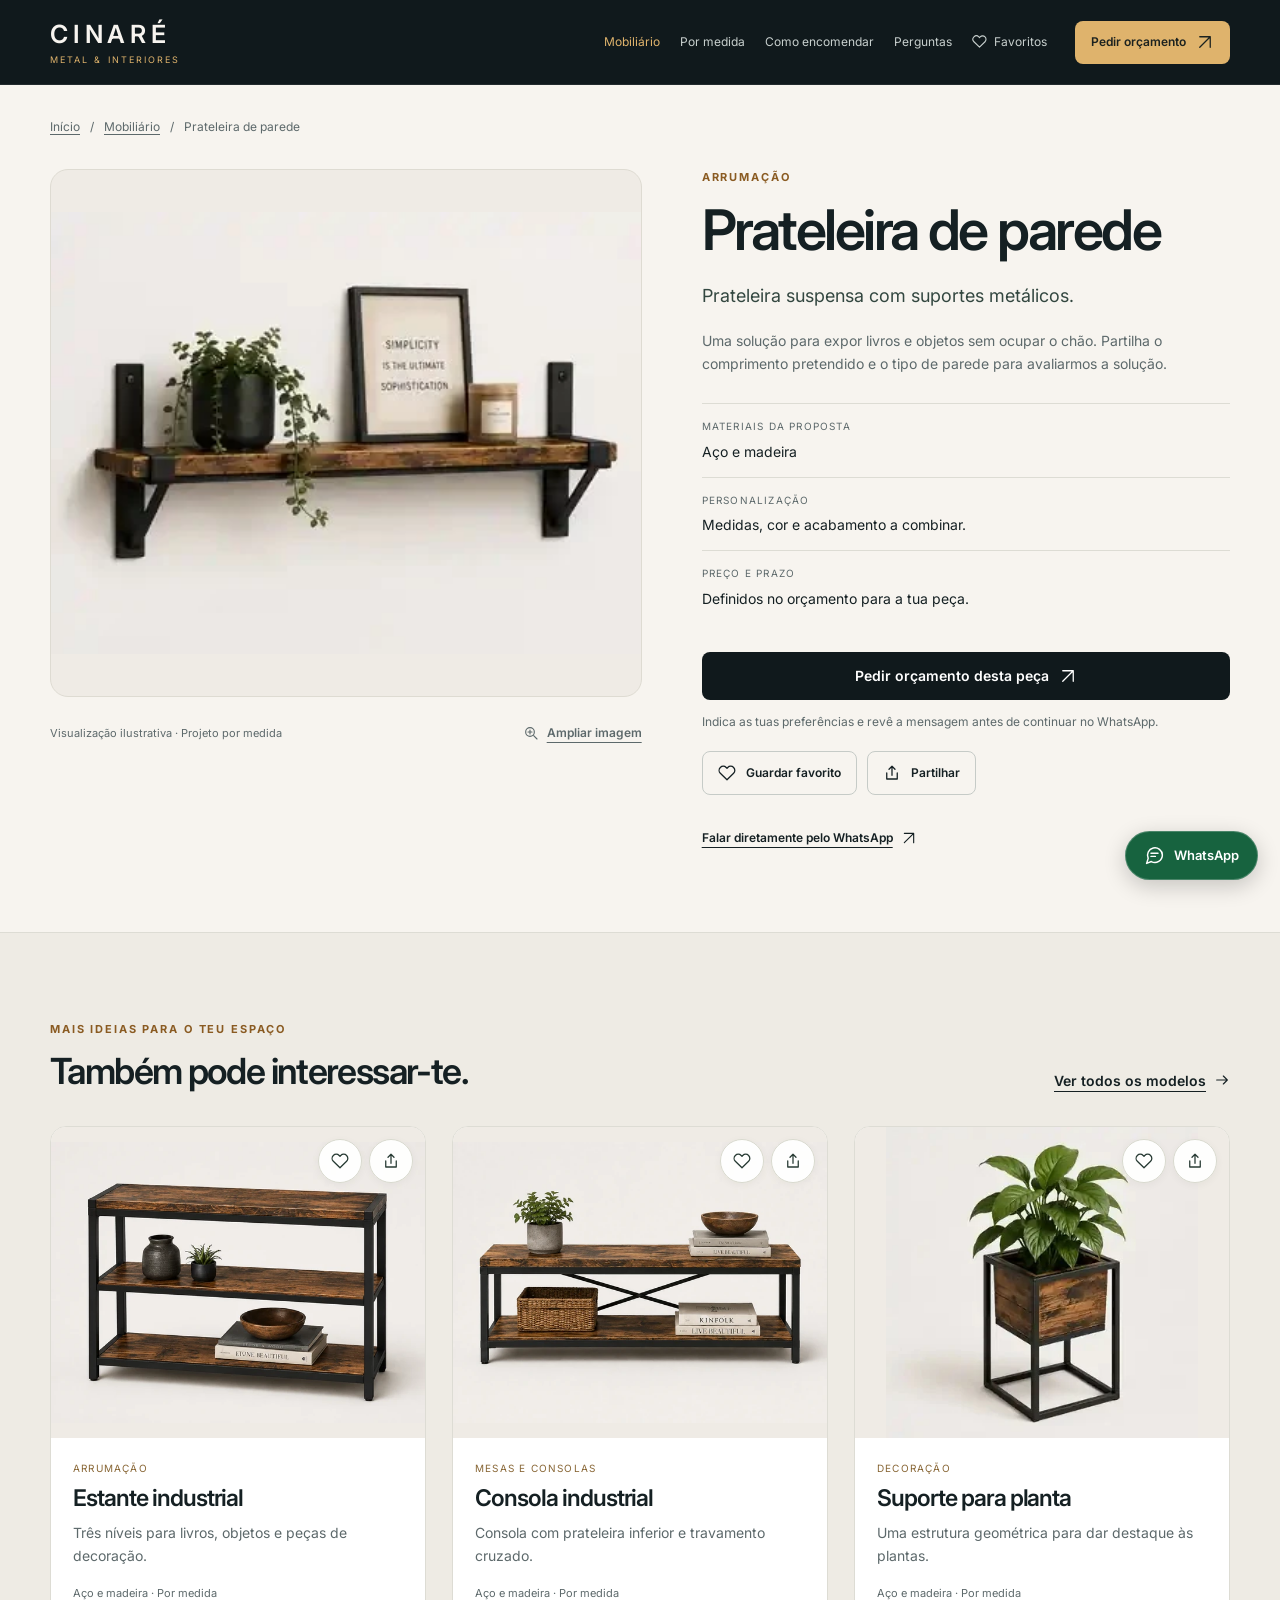
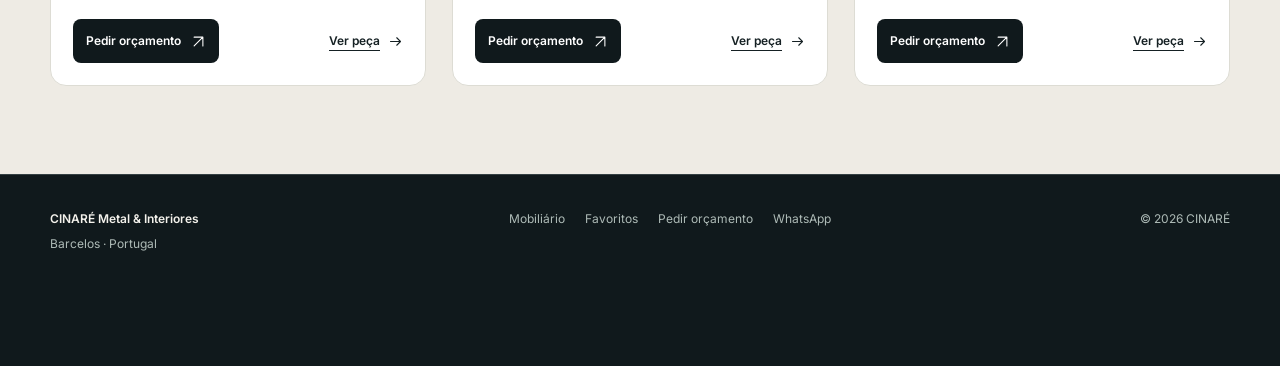
<file: modelos/prateleira-parede.html>
<!doctype html>
<html lang="pt-PT"><head>
<meta charset="utf-8"><meta name="viewport" content="width=device-width,initial-scale=1">
<meta name="theme-color" content="#10191c"><title>Prateleira de parede por medida — CINARÉ</title>
<meta name="description" content="Prateleira suspensa com suportes metálicos. Descobre os detalhes e pede orçamento com as medidas e o acabamento que procuras.">
<link rel="canonical" href="https://carloscinare.github.io/CINAREMETAL-INTERIORES/modelos/prateleira-parede.html">
<meta property="og:type" content="website"><meta property="og:locale" content="pt_PT">
<meta property="og:site_name" content="CINARÉ Metal &amp; Interiores">
<meta property="og:title" content="Prateleira de parede por medida — CINARÉ"><meta property="og:description" content="Prateleira suspensa com suportes metálicos. Descobre os detalhes e pede orçamento com as medidas e o acabamento que procuras.">
<meta property="og:url" content="https://carloscinare.github.io/CINAREMETAL-INTERIORES/modelos/prateleira-parede.html"><meta property="og:image" content="https://carloscinare.github.io/CINAREMETAL-INTERIORES/imagens/prateleira-parede-bac2b940-partilha.jpg">
<meta property="og:image:width" content="400"><meta property="og:image:height" content="300">
<meta property="og:image:alt" content="Prateleira de parede — visualização ilustrativa">
<meta name="twitter:card" content="summary_large_image">
<meta name="twitter:title" content="Prateleira de parede por medida — CINARÉ"><meta name="twitter:image" content="https://carloscinare.github.io/CINAREMETAL-INTERIORES/imagens/prateleira-parede-bac2b940-partilha.jpg">
<link rel="preconnect" href="https://fonts.googleapis.com"><link rel="preconnect" href="https://fonts.gstatic.com" crossorigin>
<link href="https://fonts.googleapis.com/css2?family=Inter:wght@400;500;600;700&amp;display=swap" rel="stylesheet">
<link rel="stylesheet" href="../site.css?v=20261117-2"><link rel="stylesheet" href="../features.css?v=20261117-2">
<script src="../catalogo.js?v=20261117-2" defer></script><script src="../app.js?v=20261117-2" defer></script>
</head><body data-page="product" data-root="../"><a class="skip-link" href="#conteudo">Saltar para o conteúdo</a>
<header class="site-header"><div class="wrap nav">
<a class="brand" href="../index.html#inicio" aria-label="CINARÉ Metal e Interiores — início"><strong>CINARÉ</strong><span>Metal &amp; Interiores</span></a>
<button class="menu-toggle" type="button" data-menu-toggle aria-expanded="false" aria-controls="site-menu" aria-label="Abrir menu"><svg class="ui-icon" viewBox="0 0 24 24" fill="none" stroke="currentColor" stroke-width="1.7" stroke-linecap="round" stroke-linejoin="round" aria-hidden="true"><path d="M4 6h16M4 12h16M4 18h16"/></svg>Menu</button>
<nav class="site-menu" id="site-menu" aria-label="Navegação principal">
<a href="../mobiliario-industrial.html" aria-current="page">Mobiliário</a><a href="../index.html#servicos">Por medida</a><a href="../index.html#processo">Como encomendar</a>
<a href="../index.html#perguntas">Perguntas</a><a class="favorites-nav" href="../favoritos.html"><svg class="ui-icon" viewBox="0 0 24 24" fill="none" stroke="currentColor" stroke-width="1.7" stroke-linecap="round" stroke-linejoin="round" aria-hidden="true"><path d="M20.8 4.6a5.5 5.5 0 0 0-7.8 0L12 5.7l-1.1-1.1a5.5 5.5 0 0 0-7.8 7.8L12 21l8.8-8.6a5.5 5.5 0 0 0 0-7.8Z"/></svg>Favoritos <span class="favorite-count" data-favorite-count hidden>0</span></a>
<a class="mobile-quote btn btn-gold" href="../orcamento.html">Pedir orçamento <svg class="ui-icon" viewBox="0 0 24 24" fill="none" stroke="currentColor" stroke-width="1.7" stroke-linecap="round" stroke-linejoin="round" aria-hidden="true"><path d="M5 19 19 5M5 5h14v14"/></svg></a></nav>
<a class="header-quote btn btn-gold" href="../orcamento.html">Pedir orçamento <svg class="ui-icon" viewBox="0 0 24 24" fill="none" stroke="currentColor" stroke-width="1.7" stroke-linecap="round" stroke-linejoin="round" aria-hidden="true"><path d="M5 19 19 5M5 5h14v14"/></svg></a>
</div></header><main id="conteudo"><section class="product-section"><div class="wrap"><nav class="breadcrumb light-breadcrumb" aria-label="Localização na página"><a href="../index.html">Início</a><span aria-hidden="true">/</span><a href="../mobiliario-industrial.html">Mobiliário</a><span aria-hidden="true">/</span><span aria-current="page">Prateleira de parede</span></nav>
<div class="product-detail-grid"><figure class="product-detail-visual"><a class="detail-image" href="../galeria/prateleira-parede-nova.jpg" data-zoom="prateleira-parede" aria-label="Ampliar imagem: Prateleira de parede"><img src="../imagens/prateleira-parede-bac2b940-400.webp" srcset="../imagens/prateleira-parede-bac2b940-320.webp 320w, ../imagens/prateleira-parede-bac2b940-400.webp 400w" sizes="(max-width: 800px) 94vw, 650px" width="400" height="300" alt="Prateleira de parede — visualização ilustrativa" loading="eager" decoding="async" fetchpriority="high"></a><figcaption><span>Visualização ilustrativa · Projeto por medida</span><a class="text-link" href="../galeria/prateleira-parede-nova.jpg" data-zoom="prateleira-parede"><svg class="ui-icon" viewBox="0 0 24 24" fill="none" stroke="currentColor" stroke-width="1.7" stroke-linecap="round" stroke-linejoin="round" aria-hidden="true"><circle cx="10.5" cy="10.5" r="6.5"/><path d="m16 16 5 5M10.5 7.5v6m-3-3h6"/></svg>Ampliar imagem</a></figcaption></figure>
<div class="product-detail-copy"><span class="eyebrow">Arrumação</span><h1>Prateleira de parede</h1><p class="detail-lead">Prateleira suspensa com suportes metálicos.</p><p>Uma solução para expor livros e objetos sem ocupar o chão. Partilha o comprimento pretendido e o tipo de parede para avaliarmos a solução.</p>
<dl class="product-specs"><div><dt>Materiais da proposta</dt><dd>Aço e madeira</dd></div><div><dt>Personalização</dt><dd>Medidas, cor e acabamento a combinar.</dd></div><div><dt>Preço e prazo</dt><dd>Definidos no orçamento para a tua peça.</dd></div></dl>
<a class="btn btn-dark product-request" href="../orcamento.html?modelo=prateleira-parede">Pedir orçamento desta peça <svg class="ui-icon" viewBox="0 0 24 24" fill="none" stroke="currentColor" stroke-width="1.7" stroke-linecap="round" stroke-linejoin="round" aria-hidden="true"><path d="M5 19 19 5M5 5h14v14"/></svg></a><p class="request-hint">Indica as tuas preferências e revê a mensagem antes de continuar no WhatsApp.</p><div class="detail-tools"><button class="btn btn-outline favorite-toggle" type="button" data-favorite="prateleira-parede" aria-pressed="false" aria-label="Guardar Prateleira de parede nos favoritos" hidden><svg class="ui-icon" viewBox="0 0 24 24" fill="none" stroke="currentColor" stroke-width="1.7" stroke-linecap="round" stroke-linejoin="round" aria-hidden="true"><path d="M20.8 4.6a5.5 5.5 0 0 0-7.8 0L12 5.7l-1.1-1.1a5.5 5.5 0 0 0-7.8 7.8L12 21l8.8-8.6a5.5 5.5 0 0 0 0-7.8Z"/></svg><span data-favorite-label>Guardar favorito</span></button>
<button class="btn btn-outline" type="button" data-share="prateleira-parede" aria-label="Partilhar Prateleira de parede" hidden><svg class="ui-icon" viewBox="0 0 24 24" fill="none" stroke="currentColor" stroke-width="1.7" stroke-linecap="round" stroke-linejoin="round" aria-hidden="true"><path d="M12 15V3m-4 4 4-4 4 4M5 12v8h14v-8"/></svg><span>Partilhar</span></button></div><a class="text-link direct-contact" href="https://wa.me/351913591464?text=Ol%C3%A1%21%20Gostaria%20de%20pedir%20um%20or%C3%A7amento%20para%3A%20Prateleira%20de%20parede.">Falar diretamente pelo WhatsApp <svg class="ui-icon" viewBox="0 0 24 24" fill="none" stroke="currentColor" stroke-width="1.7" stroke-linecap="round" stroke-linejoin="round" aria-hidden="true"><path d="M5 19 19 5M5 5h14v14"/></svg></a></div></div></div></section>
<section class="section related-section" aria-labelledby="related-title"><div class="wrap"><div class="section-heading"><div><span class="eyebrow">Mais ideias para o teu espaço</span><h2 id="related-title">Também pode interessar-te.</h2></div><a class="text-link" href="../mobiliario-industrial.html">Ver todos os modelos <svg class="ui-icon" viewBox="0 0 24 24" fill="none" stroke="currentColor" stroke-width="1.7" stroke-linecap="round" stroke-linejoin="round" aria-hidden="true"><path d="M4 12h16m-6-6 6 6-6 6"/></svg></a></div><div class="catalog-grid related-grid"><article class="product-card" id="relacionado-estante-industrial" data-product="estante-industrial" data-category="arrumacao">
<div class="product-media"><a class="product-photo" href="../modelos/estante-industrial.html" aria-label="Ver Estante industrial"><img src="../imagens/estante-industrial-1230ae06-640.webp" srcset="../imagens/estante-industrial-1230ae06-320.webp 320w, ../imagens/estante-industrial-1230ae06-640.webp 640w, ../imagens/estante-industrial-1230ae06-960.webp 960w, ../imagens/estante-industrial-1230ae06-1280.webp 1280w, ../imagens/estante-industrial-1230ae06-1448.webp 1448w" sizes="(max-width: 560px) calc(100vw - 36px), (max-width: 800px) 46vw, 380px" width="1448" height="1086" alt="Estante industrial — visualização ilustrativa" loading="lazy" decoding="async"></a><div class="product-tools"><button class="icon-button favorite-toggle" type="button" data-favorite="estante-industrial" aria-pressed="false" aria-label="Guardar Estante industrial nos favoritos" hidden><svg class="ui-icon" viewBox="0 0 24 24" fill="none" stroke="currentColor" stroke-width="1.7" stroke-linecap="round" stroke-linejoin="round" aria-hidden="true"><path d="M20.8 4.6a5.5 5.5 0 0 0-7.8 0L12 5.7l-1.1-1.1a5.5 5.5 0 0 0-7.8 7.8L12 21l8.8-8.6a5.5 5.5 0 0 0 0-7.8Z"/></svg></button>
<button class="icon-button" type="button" data-share="estante-industrial" aria-label="Partilhar Estante industrial" hidden><svg class="ui-icon" viewBox="0 0 24 24" fill="none" stroke="currentColor" stroke-width="1.7" stroke-linecap="round" stroke-linejoin="round" aria-hidden="true"><path d="M12 15V3m-4 4 4-4 4 4M5 12v8h14v-8"/></svg></button></div></div>
<div class="product-copy"><span class="product-category">Arrumação</span><h3><a href="../modelos/estante-industrial.html">Estante industrial</a></h3>
<p class="product-description">Três níveis para livros, objetos e peças de decoração.</p><p class="product-material">Aço e madeira · Por medida</p>
<div class="product-actions"><a class="btn btn-dark" href="../orcamento.html?modelo=estante-industrial">Pedir orçamento <svg class="ui-icon" viewBox="0 0 24 24" fill="none" stroke="currentColor" stroke-width="1.7" stroke-linecap="round" stroke-linejoin="round" aria-hidden="true"><path d="M5 19 19 5M5 5h14v14"/></svg></a><a class="text-link" href="../modelos/estante-industrial.html">Ver peça <svg class="ui-icon" viewBox="0 0 24 24" fill="none" stroke="currentColor" stroke-width="1.7" stroke-linecap="round" stroke-linejoin="round" aria-hidden="true"><path d="M4 12h16m-6-6 6 6-6 6"/></svg></a></div></div></article><article class="product-card" id="relacionado-consola-industrial" data-product="consola-industrial" data-category="mesas">
<div class="product-media"><a class="product-photo" href="../modelos/consola-industrial.html" aria-label="Ver Consola industrial"><img src="../imagens/consola-industrial-3e8d62cb-640.webp" srcset="../imagens/consola-industrial-3e8d62cb-320.webp 320w, ../imagens/consola-industrial-3e8d62cb-640.webp 640w, ../imagens/consola-industrial-3e8d62cb-960.webp 960w, ../imagens/consola-industrial-3e8d62cb-1280.webp 1280w, ../imagens/consola-industrial-3e8d62cb-1448.webp 1448w" sizes="(max-width: 560px) calc(100vw - 36px), (max-width: 800px) 46vw, 380px" width="1448" height="1086" alt="Consola industrial — visualização ilustrativa" loading="lazy" decoding="async"></a><div class="product-tools"><button class="icon-button favorite-toggle" type="button" data-favorite="consola-industrial" aria-pressed="false" aria-label="Guardar Consola industrial nos favoritos" hidden><svg class="ui-icon" viewBox="0 0 24 24" fill="none" stroke="currentColor" stroke-width="1.7" stroke-linecap="round" stroke-linejoin="round" aria-hidden="true"><path d="M20.8 4.6a5.5 5.5 0 0 0-7.8 0L12 5.7l-1.1-1.1a5.5 5.5 0 0 0-7.8 7.8L12 21l8.8-8.6a5.5 5.5 0 0 0 0-7.8Z"/></svg></button>
<button class="icon-button" type="button" data-share="consola-industrial" aria-label="Partilhar Consola industrial" hidden><svg class="ui-icon" viewBox="0 0 24 24" fill="none" stroke="currentColor" stroke-width="1.7" stroke-linecap="round" stroke-linejoin="round" aria-hidden="true"><path d="M12 15V3m-4 4 4-4 4 4M5 12v8h14v-8"/></svg></button></div></div>
<div class="product-copy"><span class="product-category">Mesas e consolas</span><h3><a href="../modelos/consola-industrial.html">Consola industrial</a></h3>
<p class="product-description">Consola com prateleira inferior e travamento cruzado.</p><p class="product-material">Aço e madeira · Por medida</p>
<div class="product-actions"><a class="btn btn-dark" href="../orcamento.html?modelo=consola-industrial">Pedir orçamento <svg class="ui-icon" viewBox="0 0 24 24" fill="none" stroke="currentColor" stroke-width="1.7" stroke-linecap="round" stroke-linejoin="round" aria-hidden="true"><path d="M5 19 19 5M5 5h14v14"/></svg></a><a class="text-link" href="../modelos/consola-industrial.html">Ver peça <svg class="ui-icon" viewBox="0 0 24 24" fill="none" stroke="currentColor" stroke-width="1.7" stroke-linecap="round" stroke-linejoin="round" aria-hidden="true"><path d="M4 12h16m-6-6 6 6-6 6"/></svg></a></div></div></article><article class="product-card" id="relacionado-suporte-planta" data-product="suporte-planta" data-category="decoracao">
<div class="product-media"><a class="product-photo" href="../modelos/suporte-planta.html" aria-label="Ver Suporte para planta"><img src="../imagens/suporte-planta-6e34d3e1-400.webp" srcset="../imagens/suporte-planta-6e34d3e1-320.webp 320w, ../imagens/suporte-planta-6e34d3e1-400.webp 400w" sizes="(max-width: 560px) calc(100vw - 36px), (max-width: 800px) 46vw, 380px" width="400" height="400" alt="Suporte para planta — visualização ilustrativa" loading="lazy" decoding="async"></a><div class="product-tools"><button class="icon-button favorite-toggle" type="button" data-favorite="suporte-planta" aria-pressed="false" aria-label="Guardar Suporte para planta nos favoritos" hidden><svg class="ui-icon" viewBox="0 0 24 24" fill="none" stroke="currentColor" stroke-width="1.7" stroke-linecap="round" stroke-linejoin="round" aria-hidden="true"><path d="M20.8 4.6a5.5 5.5 0 0 0-7.8 0L12 5.7l-1.1-1.1a5.5 5.5 0 0 0-7.8 7.8L12 21l8.8-8.6a5.5 5.5 0 0 0 0-7.8Z"/></svg></button>
<button class="icon-button" type="button" data-share="suporte-planta" aria-label="Partilhar Suporte para planta" hidden><svg class="ui-icon" viewBox="0 0 24 24" fill="none" stroke="currentColor" stroke-width="1.7" stroke-linecap="round" stroke-linejoin="round" aria-hidden="true"><path d="M12 15V3m-4 4 4-4 4 4M5 12v8h14v-8"/></svg></button></div></div>
<div class="product-copy"><span class="product-category">Decoração</span><h3><a href="../modelos/suporte-planta.html">Suporte para planta</a></h3>
<p class="product-description">Uma estrutura geométrica para dar destaque às plantas.</p><p class="product-material">Aço e madeira · Por medida</p>
<div class="product-actions"><a class="btn btn-dark" href="../orcamento.html?modelo=suporte-planta">Pedir orçamento <svg class="ui-icon" viewBox="0 0 24 24" fill="none" stroke="currentColor" stroke-width="1.7" stroke-linecap="round" stroke-linejoin="round" aria-hidden="true"><path d="M5 19 19 5M5 5h14v14"/></svg></a><a class="text-link" href="../modelos/suporte-planta.html">Ver peça <svg class="ui-icon" viewBox="0 0 24 24" fill="none" stroke="currentColor" stroke-width="1.7" stroke-linecap="round" stroke-linejoin="round" aria-hidden="true"><path d="M4 12h16m-6-6 6 6-6 6"/></svg></a></div></div></article></div></div></section></main><footer class="site-footer"><div class="wrap footer-grid">
<div><span class="footer-title">CINARÉ Metal &amp; Interiores</span>Barcelos · Portugal</div>
<nav class="footer-links" aria-label="Navegação do rodapé"><a href="../mobiliario-industrial.html">Mobiliário</a><a href="../favoritos.html">Favoritos</a><a href="../orcamento.html">Pedir orçamento</a><a href="https://wa.me/351913591464?text=Ol%C3%A1%21%20Gostaria%20de%20pedir%20um%20or%C3%A7amento%20para%20um%20projeto%20por%20medida.">WhatsApp</a></nav><div>© 2026 CINARÉ</div>
</div></footer><a class="whatsapp-float" href="https://wa.me/351913591464?text=Ol%C3%A1%21%20Gostaria%20de%20pedir%20um%20or%C3%A7amento%20para%20um%20projeto%20por%20medida." aria-label="Falar com a CINARÉ pelo WhatsApp"><svg class="ui-icon" viewBox="0 0 24 24" fill="none" stroke="currentColor" stroke-width="1.7" stroke-linecap="round" stroke-linejoin="round" aria-hidden="true"><path d="M21 11.5a8.5 8.5 0 0 1-12.6 7.4L3 21l1.8-5.7A8.5 8.5 0 1 1 21 11.5Z"/><path d="M8 9.5h8M8 13h5"/></svg><span>WhatsApp</span></a><div class="site-announcement" role="status" aria-live="polite" aria-atomic="true" data-announcement></div>
<dialog class="share-dialog" id="share-dialog" aria-labelledby="share-title"><div class="dialog-top"><h2 id="share-title">Partilhar peça</h2><button class="dialog-close" type="button" data-close-share aria-label="Fechar partilha">×</button></div>
<p>Envia esta peça a alguém ou guarda a ligação para mais tarde.</p><label for="share-url">Ligação da peça</label><div class="copy-row"><input id="share-url" readonly type="url" spellcheck="false"><button class="btn btn-dark" type="button" data-copy-share>Copiar</button></div>
<div class="share-actions"><button class="btn btn-outline" type="button" data-native-share hidden>Partilhar no dispositivo</button><a class="btn btn-outline" id="share-whatsapp" target="_blank" rel="noopener noreferrer">Partilhar no WhatsApp</a></div><p class="share-status" role="status" data-share-status></p></dialog>
<dialog class="zoom-dialog" id="zoom-dialog" aria-labelledby="zoom-title" aria-describedby="zoom-help"><div class="zoom-toolbar"><h2 id="zoom-title">Imagem da peça</h2><div class="zoom-controls"><button type="button" data-zoom-out aria-label="Reduzir imagem">−</button><output data-zoom-level aria-live="polite">100%</output><button type="button" data-zoom-in aria-label="Ampliar imagem">+</button><button type="button" data-zoom-reset>Repor</button><button type="button" data-close-zoom aria-label="Fechar ampliação">×</button></div></div>
<div class="zoom-stage" data-zoom-stage><img id="zoom-image" alt="" draggable="false"><p class="zoom-loading" role="status" data-zoom-loading>A carregar imagem…</p></div>
<div class="zoom-footer"><p id="zoom-help">Usa + e −, a roda do rato ou dois dedos para ampliar. Arrasta a imagem para explorar os detalhes.</p><a class="text-link" id="zoom-original" target="_blank" rel="noopener">Ver imagem original</a></div></dialog></body></html>
</file>
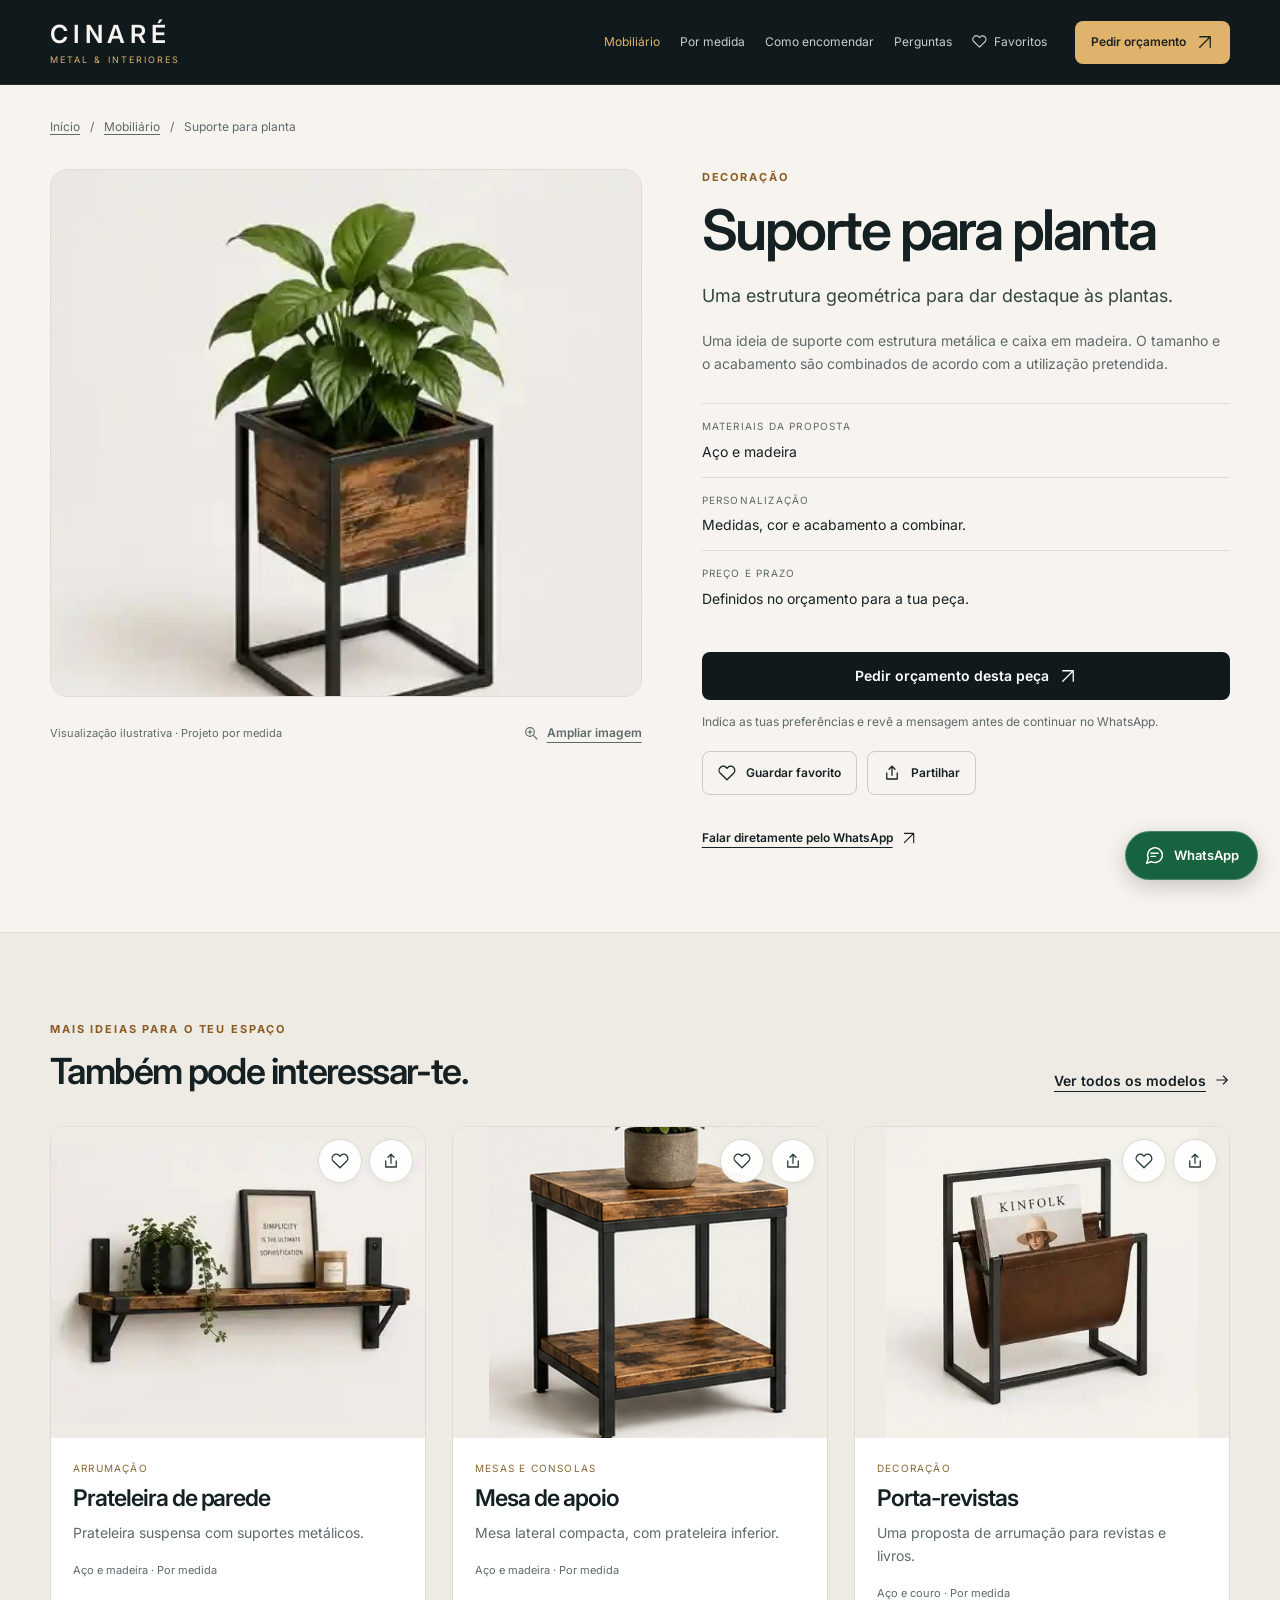
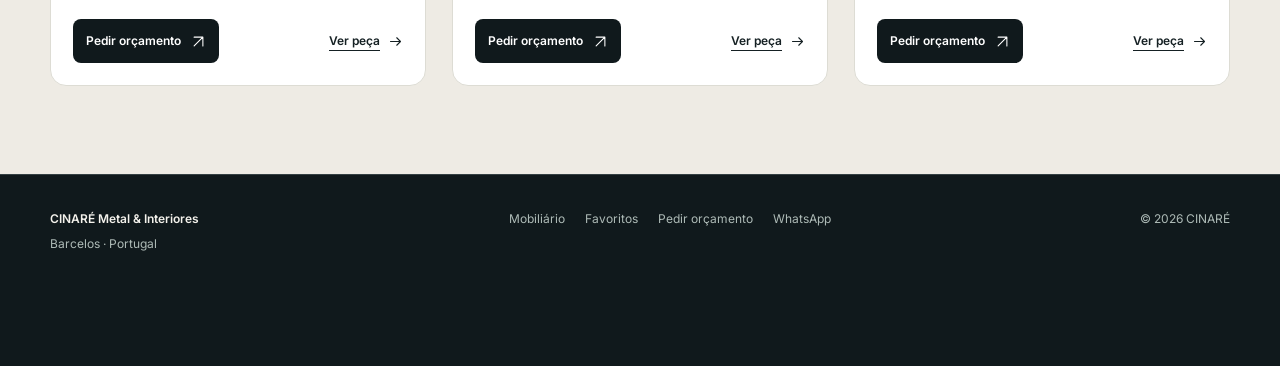
<file: modelos/suporte-planta.html>
<!doctype html>
<html lang="pt-PT"><head>
<meta charset="utf-8"><meta name="viewport" content="width=device-width,initial-scale=1">
<meta name="theme-color" content="#10191c"><title>Suporte para planta por medida — CINARÉ</title>
<meta name="description" content="Uma estrutura geométrica para dar destaque às plantas. Descobre os detalhes e pede orçamento com as medidas e o acabamento que procuras.">
<link rel="canonical" href="https://carloscinare.github.io/CINAREMETAL-INTERIORES/modelos/suporte-planta.html">
<meta property="og:type" content="website"><meta property="og:locale" content="pt_PT">
<meta property="og:site_name" content="CINARÉ Metal &amp; Interiores">
<meta property="og:title" content="Suporte para planta por medida — CINARÉ"><meta property="og:description" content="Uma estrutura geométrica para dar destaque às plantas. Descobre os detalhes e pede orçamento com as medidas e o acabamento que procuras.">
<meta property="og:url" content="https://carloscinare.github.io/CINAREMETAL-INTERIORES/modelos/suporte-planta.html"><meta property="og:image" content="https://carloscinare.github.io/CINAREMETAL-INTERIORES/imagens/suporte-planta-6e34d3e1-partilha.jpg">
<meta property="og:image:width" content="400"><meta property="og:image:height" content="400">
<meta property="og:image:alt" content="Suporte para planta — visualização ilustrativa">
<meta name="twitter:card" content="summary_large_image">
<meta name="twitter:title" content="Suporte para planta por medida — CINARÉ"><meta name="twitter:image" content="https://carloscinare.github.io/CINAREMETAL-INTERIORES/imagens/suporte-planta-6e34d3e1-partilha.jpg">
<link rel="preconnect" href="https://fonts.googleapis.com"><link rel="preconnect" href="https://fonts.gstatic.com" crossorigin>
<link href="https://fonts.googleapis.com/css2?family=Inter:wght@400;500;600;700&amp;display=swap" rel="stylesheet">
<link rel="stylesheet" href="../site.css?v=20261117-2"><link rel="stylesheet" href="../features.css?v=20261117-2">
<script src="../catalogo.js?v=20261117-2" defer></script><script src="../app.js?v=20261117-2" defer></script>
</head><body data-page="product" data-root="../"><a class="skip-link" href="#conteudo">Saltar para o conteúdo</a>
<header class="site-header"><div class="wrap nav">
<a class="brand" href="../index.html#inicio" aria-label="CINARÉ Metal e Interiores — início"><strong>CINARÉ</strong><span>Metal &amp; Interiores</span></a>
<button class="menu-toggle" type="button" data-menu-toggle aria-expanded="false" aria-controls="site-menu" aria-label="Abrir menu"><svg class="ui-icon" viewBox="0 0 24 24" fill="none" stroke="currentColor" stroke-width="1.7" stroke-linecap="round" stroke-linejoin="round" aria-hidden="true"><path d="M4 6h16M4 12h16M4 18h16"/></svg>Menu</button>
<nav class="site-menu" id="site-menu" aria-label="Navegação principal">
<a href="../mobiliario-industrial.html" aria-current="page">Mobiliário</a><a href="../index.html#servicos">Por medida</a><a href="../index.html#processo">Como encomendar</a>
<a href="../index.html#perguntas">Perguntas</a><a class="favorites-nav" href="../favoritos.html"><svg class="ui-icon" viewBox="0 0 24 24" fill="none" stroke="currentColor" stroke-width="1.7" stroke-linecap="round" stroke-linejoin="round" aria-hidden="true"><path d="M20.8 4.6a5.5 5.5 0 0 0-7.8 0L12 5.7l-1.1-1.1a5.5 5.5 0 0 0-7.8 7.8L12 21l8.8-8.6a5.5 5.5 0 0 0 0-7.8Z"/></svg>Favoritos <span class="favorite-count" data-favorite-count hidden>0</span></a>
<a class="mobile-quote btn btn-gold" href="../orcamento.html">Pedir orçamento <svg class="ui-icon" viewBox="0 0 24 24" fill="none" stroke="currentColor" stroke-width="1.7" stroke-linecap="round" stroke-linejoin="round" aria-hidden="true"><path d="M5 19 19 5M5 5h14v14"/></svg></a></nav>
<a class="header-quote btn btn-gold" href="../orcamento.html">Pedir orçamento <svg class="ui-icon" viewBox="0 0 24 24" fill="none" stroke="currentColor" stroke-width="1.7" stroke-linecap="round" stroke-linejoin="round" aria-hidden="true"><path d="M5 19 19 5M5 5h14v14"/></svg></a>
</div></header><main id="conteudo"><section class="product-section"><div class="wrap"><nav class="breadcrumb light-breadcrumb" aria-label="Localização na página"><a href="../index.html">Início</a><span aria-hidden="true">/</span><a href="../mobiliario-industrial.html">Mobiliário</a><span aria-hidden="true">/</span><span aria-current="page">Suporte para planta</span></nav>
<div class="product-detail-grid"><figure class="product-detail-visual"><a class="detail-image" href="../galeria/suporte-planta.jpg" data-zoom="suporte-planta" aria-label="Ampliar imagem: Suporte para planta"><img src="../imagens/suporte-planta-6e34d3e1-400.webp" srcset="../imagens/suporte-planta-6e34d3e1-320.webp 320w, ../imagens/suporte-planta-6e34d3e1-400.webp 400w" sizes="(max-width: 800px) 94vw, 650px" width="400" height="400" alt="Suporte para planta — visualização ilustrativa" loading="eager" decoding="async" fetchpriority="high"></a><figcaption><span>Visualização ilustrativa · Projeto por medida</span><a class="text-link" href="../galeria/suporte-planta.jpg" data-zoom="suporte-planta"><svg class="ui-icon" viewBox="0 0 24 24" fill="none" stroke="currentColor" stroke-width="1.7" stroke-linecap="round" stroke-linejoin="round" aria-hidden="true"><circle cx="10.5" cy="10.5" r="6.5"/><path d="m16 16 5 5M10.5 7.5v6m-3-3h6"/></svg>Ampliar imagem</a></figcaption></figure>
<div class="product-detail-copy"><span class="eyebrow">Decoração</span><h1>Suporte para planta</h1><p class="detail-lead">Uma estrutura geométrica para dar destaque às plantas.</p><p>Uma ideia de suporte com estrutura metálica e caixa em madeira. O tamanho e o acabamento são combinados de acordo com a utilização pretendida.</p>
<dl class="product-specs"><div><dt>Materiais da proposta</dt><dd>Aço e madeira</dd></div><div><dt>Personalização</dt><dd>Medidas, cor e acabamento a combinar.</dd></div><div><dt>Preço e prazo</dt><dd>Definidos no orçamento para a tua peça.</dd></div></dl>
<a class="btn btn-dark product-request" href="../orcamento.html?modelo=suporte-planta">Pedir orçamento desta peça <svg class="ui-icon" viewBox="0 0 24 24" fill="none" stroke="currentColor" stroke-width="1.7" stroke-linecap="round" stroke-linejoin="round" aria-hidden="true"><path d="M5 19 19 5M5 5h14v14"/></svg></a><p class="request-hint">Indica as tuas preferências e revê a mensagem antes de continuar no WhatsApp.</p><div class="detail-tools"><button class="btn btn-outline favorite-toggle" type="button" data-favorite="suporte-planta" aria-pressed="false" aria-label="Guardar Suporte para planta nos favoritos" hidden><svg class="ui-icon" viewBox="0 0 24 24" fill="none" stroke="currentColor" stroke-width="1.7" stroke-linecap="round" stroke-linejoin="round" aria-hidden="true"><path d="M20.8 4.6a5.5 5.5 0 0 0-7.8 0L12 5.7l-1.1-1.1a5.5 5.5 0 0 0-7.8 7.8L12 21l8.8-8.6a5.5 5.5 0 0 0 0-7.8Z"/></svg><span data-favorite-label>Guardar favorito</span></button>
<button class="btn btn-outline" type="button" data-share="suporte-planta" aria-label="Partilhar Suporte para planta" hidden><svg class="ui-icon" viewBox="0 0 24 24" fill="none" stroke="currentColor" stroke-width="1.7" stroke-linecap="round" stroke-linejoin="round" aria-hidden="true"><path d="M12 15V3m-4 4 4-4 4 4M5 12v8h14v-8"/></svg><span>Partilhar</span></button></div><a class="text-link direct-contact" href="https://wa.me/351913591464?text=Ol%C3%A1%21%20Gostaria%20de%20pedir%20um%20or%C3%A7amento%20para%3A%20Suporte%20para%20planta.">Falar diretamente pelo WhatsApp <svg class="ui-icon" viewBox="0 0 24 24" fill="none" stroke="currentColor" stroke-width="1.7" stroke-linecap="round" stroke-linejoin="round" aria-hidden="true"><path d="M5 19 19 5M5 5h14v14"/></svg></a></div></div></div></section>
<section class="section related-section" aria-labelledby="related-title"><div class="wrap"><div class="section-heading"><div><span class="eyebrow">Mais ideias para o teu espaço</span><h2 id="related-title">Também pode interessar-te.</h2></div><a class="text-link" href="../mobiliario-industrial.html">Ver todos os modelos <svg class="ui-icon" viewBox="0 0 24 24" fill="none" stroke="currentColor" stroke-width="1.7" stroke-linecap="round" stroke-linejoin="round" aria-hidden="true"><path d="M4 12h16m-6-6 6 6-6 6"/></svg></a></div><div class="catalog-grid related-grid"><article class="product-card" id="relacionado-prateleira-parede" data-product="prateleira-parede" data-category="arrumacao">
<div class="product-media"><a class="product-photo" href="../modelos/prateleira-parede.html" aria-label="Ver Prateleira de parede"><img src="../imagens/prateleira-parede-bac2b940-400.webp" srcset="../imagens/prateleira-parede-bac2b940-320.webp 320w, ../imagens/prateleira-parede-bac2b940-400.webp 400w" sizes="(max-width: 560px) calc(100vw - 36px), (max-width: 800px) 46vw, 380px" width="400" height="300" alt="Prateleira de parede — visualização ilustrativa" loading="lazy" decoding="async"></a><div class="product-tools"><button class="icon-button favorite-toggle" type="button" data-favorite="prateleira-parede" aria-pressed="false" aria-label="Guardar Prateleira de parede nos favoritos" hidden><svg class="ui-icon" viewBox="0 0 24 24" fill="none" stroke="currentColor" stroke-width="1.7" stroke-linecap="round" stroke-linejoin="round" aria-hidden="true"><path d="M20.8 4.6a5.5 5.5 0 0 0-7.8 0L12 5.7l-1.1-1.1a5.5 5.5 0 0 0-7.8 7.8L12 21l8.8-8.6a5.5 5.5 0 0 0 0-7.8Z"/></svg></button>
<button class="icon-button" type="button" data-share="prateleira-parede" aria-label="Partilhar Prateleira de parede" hidden><svg class="ui-icon" viewBox="0 0 24 24" fill="none" stroke="currentColor" stroke-width="1.7" stroke-linecap="round" stroke-linejoin="round" aria-hidden="true"><path d="M12 15V3m-4 4 4-4 4 4M5 12v8h14v-8"/></svg></button></div></div>
<div class="product-copy"><span class="product-category">Arrumação</span><h3><a href="../modelos/prateleira-parede.html">Prateleira de parede</a></h3>
<p class="product-description">Prateleira suspensa com suportes metálicos.</p><p class="product-material">Aço e madeira · Por medida</p>
<div class="product-actions"><a class="btn btn-dark" href="../orcamento.html?modelo=prateleira-parede">Pedir orçamento <svg class="ui-icon" viewBox="0 0 24 24" fill="none" stroke="currentColor" stroke-width="1.7" stroke-linecap="round" stroke-linejoin="round" aria-hidden="true"><path d="M5 19 19 5M5 5h14v14"/></svg></a><a class="text-link" href="../modelos/prateleira-parede.html">Ver peça <svg class="ui-icon" viewBox="0 0 24 24" fill="none" stroke="currentColor" stroke-width="1.7" stroke-linecap="round" stroke-linejoin="round" aria-hidden="true"><path d="M4 12h16m-6-6 6 6-6 6"/></svg></a></div></div></article><article class="product-card" id="relacionado-mesa-apoio" data-product="mesa-apoio" data-category="mesas">
<div class="product-media"><a class="product-photo" href="../modelos/mesa-apoio.html" aria-label="Ver Mesa de apoio"><img src="../imagens/mesa-apoio-13d93145-640.webp" srcset="../imagens/mesa-apoio-13d93145-320.webp 320w, ../imagens/mesa-apoio-13d93145-640.webp 640w, ../imagens/mesa-apoio-13d93145-872.webp 872w" sizes="(max-width: 560px) calc(100vw - 36px), (max-width: 800px) 46vw, 380px" width="872" height="900" alt="Mesa de apoio — visualização ilustrativa" loading="lazy" decoding="async"></a><div class="product-tools"><button class="icon-button favorite-toggle" type="button" data-favorite="mesa-apoio" aria-pressed="false" aria-label="Guardar Mesa de apoio nos favoritos" hidden><svg class="ui-icon" viewBox="0 0 24 24" fill="none" stroke="currentColor" stroke-width="1.7" stroke-linecap="round" stroke-linejoin="round" aria-hidden="true"><path d="M20.8 4.6a5.5 5.5 0 0 0-7.8 0L12 5.7l-1.1-1.1a5.5 5.5 0 0 0-7.8 7.8L12 21l8.8-8.6a5.5 5.5 0 0 0 0-7.8Z"/></svg></button>
<button class="icon-button" type="button" data-share="mesa-apoio" aria-label="Partilhar Mesa de apoio" hidden><svg class="ui-icon" viewBox="0 0 24 24" fill="none" stroke="currentColor" stroke-width="1.7" stroke-linecap="round" stroke-linejoin="round" aria-hidden="true"><path d="M12 15V3m-4 4 4-4 4 4M5 12v8h14v-8"/></svg></button></div></div>
<div class="product-copy"><span class="product-category">Mesas e consolas</span><h3><a href="../modelos/mesa-apoio.html">Mesa de apoio</a></h3>
<p class="product-description">Mesa lateral compacta, com prateleira inferior.</p><p class="product-material">Aço e madeira · Por medida</p>
<div class="product-actions"><a class="btn btn-dark" href="../orcamento.html?modelo=mesa-apoio">Pedir orçamento <svg class="ui-icon" viewBox="0 0 24 24" fill="none" stroke="currentColor" stroke-width="1.7" stroke-linecap="round" stroke-linejoin="round" aria-hidden="true"><path d="M5 19 19 5M5 5h14v14"/></svg></a><a class="text-link" href="../modelos/mesa-apoio.html">Ver peça <svg class="ui-icon" viewBox="0 0 24 24" fill="none" stroke="currentColor" stroke-width="1.7" stroke-linecap="round" stroke-linejoin="round" aria-hidden="true"><path d="M4 12h16m-6-6 6 6-6 6"/></svg></a></div></div></article><article class="product-card" id="relacionado-porta-revistas" data-product="porta-revistas" data-category="decoracao">
<div class="product-media"><a class="product-photo" href="../modelos/porta-revistas.html" aria-label="Ver Porta-revistas"><img src="../imagens/porta-revistas-eed643ad-400.webp" srcset="../imagens/porta-revistas-eed643ad-320.webp 320w, ../imagens/porta-revistas-eed643ad-400.webp 400w" sizes="(max-width: 560px) calc(100vw - 36px), (max-width: 800px) 46vw, 380px" width="400" height="400" alt="Porta-revistas — visualização ilustrativa" loading="lazy" decoding="async"></a><div class="product-tools"><button class="icon-button favorite-toggle" type="button" data-favorite="porta-revistas" aria-pressed="false" aria-label="Guardar Porta-revistas nos favoritos" hidden><svg class="ui-icon" viewBox="0 0 24 24" fill="none" stroke="currentColor" stroke-width="1.7" stroke-linecap="round" stroke-linejoin="round" aria-hidden="true"><path d="M20.8 4.6a5.5 5.5 0 0 0-7.8 0L12 5.7l-1.1-1.1a5.5 5.5 0 0 0-7.8 7.8L12 21l8.8-8.6a5.5 5.5 0 0 0 0-7.8Z"/></svg></button>
<button class="icon-button" type="button" data-share="porta-revistas" aria-label="Partilhar Porta-revistas" hidden><svg class="ui-icon" viewBox="0 0 24 24" fill="none" stroke="currentColor" stroke-width="1.7" stroke-linecap="round" stroke-linejoin="round" aria-hidden="true"><path d="M12 15V3m-4 4 4-4 4 4M5 12v8h14v-8"/></svg></button></div></div>
<div class="product-copy"><span class="product-category">Decoração</span><h3><a href="../modelos/porta-revistas.html">Porta-revistas</a></h3>
<p class="product-description">Uma proposta de arrumação para revistas e livros.</p><p class="product-material">Aço e couro · Por medida</p>
<div class="product-actions"><a class="btn btn-dark" href="../orcamento.html?modelo=porta-revistas">Pedir orçamento <svg class="ui-icon" viewBox="0 0 24 24" fill="none" stroke="currentColor" stroke-width="1.7" stroke-linecap="round" stroke-linejoin="round" aria-hidden="true"><path d="M5 19 19 5M5 5h14v14"/></svg></a><a class="text-link" href="../modelos/porta-revistas.html">Ver peça <svg class="ui-icon" viewBox="0 0 24 24" fill="none" stroke="currentColor" stroke-width="1.7" stroke-linecap="round" stroke-linejoin="round" aria-hidden="true"><path d="M4 12h16m-6-6 6 6-6 6"/></svg></a></div></div></article></div></div></section></main><footer class="site-footer"><div class="wrap footer-grid">
<div><span class="footer-title">CINARÉ Metal &amp; Interiores</span>Barcelos · Portugal</div>
<nav class="footer-links" aria-label="Navegação do rodapé"><a href="../mobiliario-industrial.html">Mobiliário</a><a href="../favoritos.html">Favoritos</a><a href="../orcamento.html">Pedir orçamento</a><a href="https://wa.me/351913591464?text=Ol%C3%A1%21%20Gostaria%20de%20pedir%20um%20or%C3%A7amento%20para%20um%20projeto%20por%20medida.">WhatsApp</a></nav><div>© 2026 CINARÉ</div>
</div></footer><a class="whatsapp-float" href="https://wa.me/351913591464?text=Ol%C3%A1%21%20Gostaria%20de%20pedir%20um%20or%C3%A7amento%20para%20um%20projeto%20por%20medida." aria-label="Falar com a CINARÉ pelo WhatsApp"><svg class="ui-icon" viewBox="0 0 24 24" fill="none" stroke="currentColor" stroke-width="1.7" stroke-linecap="round" stroke-linejoin="round" aria-hidden="true"><path d="M21 11.5a8.5 8.5 0 0 1-12.6 7.4L3 21l1.8-5.7A8.5 8.5 0 1 1 21 11.5Z"/><path d="M8 9.5h8M8 13h5"/></svg><span>WhatsApp</span></a><div class="site-announcement" role="status" aria-live="polite" aria-atomic="true" data-announcement></div>
<dialog class="share-dialog" id="share-dialog" aria-labelledby="share-title"><div class="dialog-top"><h2 id="share-title">Partilhar peça</h2><button class="dialog-close" type="button" data-close-share aria-label="Fechar partilha">×</button></div>
<p>Envia esta peça a alguém ou guarda a ligação para mais tarde.</p><label for="share-url">Ligação da peça</label><div class="copy-row"><input id="share-url" readonly type="url" spellcheck="false"><button class="btn btn-dark" type="button" data-copy-share>Copiar</button></div>
<div class="share-actions"><button class="btn btn-outline" type="button" data-native-share hidden>Partilhar no dispositivo</button><a class="btn btn-outline" id="share-whatsapp" target="_blank" rel="noopener noreferrer">Partilhar no WhatsApp</a></div><p class="share-status" role="status" data-share-status></p></dialog>
<dialog class="zoom-dialog" id="zoom-dialog" aria-labelledby="zoom-title" aria-describedby="zoom-help"><div class="zoom-toolbar"><h2 id="zoom-title">Imagem da peça</h2><div class="zoom-controls"><button type="button" data-zoom-out aria-label="Reduzir imagem">−</button><output data-zoom-level aria-live="polite">100%</output><button type="button" data-zoom-in aria-label="Ampliar imagem">+</button><button type="button" data-zoom-reset>Repor</button><button type="button" data-close-zoom aria-label="Fechar ampliação">×</button></div></div>
<div class="zoom-stage" data-zoom-stage><img id="zoom-image" alt="" draggable="false"><p class="zoom-loading" role="status" data-zoom-loading>A carregar imagem…</p></div>
<div class="zoom-footer"><p id="zoom-help">Usa + e −, a roda do rato ou dois dedos para ampliar. Arrasta a imagem para explorar os detalhes.</p><a class="text-link" id="zoom-original" target="_blank" rel="noopener">Ver imagem original</a></div></dialog></body></html>
</file>
<file: site.css>
:root{--ink:#152023;--muted:#5d696b;--paper:#f7f4ef;--white:#fff;--dark:#10191c;--dark-soft:#182327;--gold:#dfb36c;--line:#dddcd4;--radius:16px;--max:1180px;--font:Inter,system-ui,-apple-system,BlinkMacSystemFont,"Segoe UI",sans-serif}
*{box-sizing:border-box}
[hidden]{display:none!important}
html{scroll-behavior:smooth;scroll-padding-top:100px}
body{margin:0;background:var(--paper);color:var(--ink);font-family:var(--font);font-size:16px;line-height:1.65}
body:has(dialog[open]){overflow:hidden}
a{color:inherit;text-decoration:none}
button,input{font:inherit}
button{cursor:pointer}
img{display:block;max-width:100%;height:auto}
h1,h2,h3,p{margin-top:0}
h1,h2,h3{line-height:1.12;letter-spacing:-.045em}
h1{font-size:clamp(40px,6vw,76px);font-weight:600}
h2{font-size:clamp(30px,4vw,48px);font-weight:600}
h3{font-size:21px;font-weight:600}
a,button,summary{-webkit-tap-highlight-color:transparent}
:focus-visible{outline:3px solid #a8691d;outline-offset:5px}
.dark :focus-visible,.site-header :focus-visible{outline-color:var(--gold)}
.wrap{width:min(var(--max),calc(100% - 48px));margin-inline:auto}
.section{padding:88px 0}
.dark{background:var(--dark);color:#f7f4ef}
.eyebrow{display:block;margin-bottom:14px;font-size:11px;line-height:1.5;font-weight:700;letter-spacing:.17em;text-transform:uppercase;color:#8a5b22}
.dark .eyebrow{color:var(--gold)}
.lead{max-width:570px;font-size:18px;color:var(--muted);line-height:1.75}
.dark .lead{color:#bac3c3}
.btn{display:inline-flex;justify-content:center;align-items:center;gap:10px;min-height:48px;border:1px solid transparent;border-radius:8px;padding:12px 20px;font-size:14px;line-height:1.4;font-weight:600;text-align:center;transition:background .18s,border-color .18s,transform .18s}
.btn:hover{transform:translateY(-2px)}
.btn-gold{background:var(--gold);color:#1c221f}
.btn-gold:hover{background:#ecc68e}
.btn-dark{background:var(--dark);color:#fff}
.btn-dark:hover{background:#2b393c}
.btn-outline{border-color:#c6cbc7;color:var(--ink);background:transparent}
.dark .btn-outline{border-color:#586165;color:#f7f4ef}
.btn-outline:hover{border-color:#a16c2b}
.text-link{display:inline-flex;align-items:center;gap:8px;font-size:14px;font-weight:600;text-decoration:underline;text-underline-offset:5px}
.actions{display:flex;align-items:center;gap:14px;flex-wrap:wrap}
.small{font-size:13px;color:var(--muted)}
.skip-link{position:fixed;top:8px;left:12px;transform:translateY(-160%);z-index:1000;background:#fff;padding:12px 18px;border-radius:8px}
.skip-link:focus{transform:translateY(0)}
.site-header{position:sticky;top:0;z-index:30;border-bottom:1px solid #ffffff14;background:var(--dark);color:#f7f4ef}
.nav{display:flex;align-items:center;justify-content:space-between;gap:28px;min-height:84px}
.brand{display:flex;flex-direction:column;flex-shrink:0;line-height:1.2}
.brand strong{font-size:25px;font-weight:600;letter-spacing:.19em}
.brand span{font-size:9px;letter-spacing:.23em;color:var(--gold);margin-top:6px;text-transform:uppercase}
.site-menu{display:flex;align-items:center;gap:26px;margin-left:auto}
.site-menu>a{font-size:13px;color:#c8d0ce;padding:12px 0}
.site-menu>a:hover,.site-menu>a[aria-current="page"]{color:var(--gold)}
.site-menu .mobile-quote{display:none}
.header-quote{font-size:12px;min-height:43px;padding:10px 15px}
.menu-toggle{display:none;align-items:center;gap:10px;min-height:44px;border:1px solid #536063;border-radius:8px;background:transparent;color:#fff;padding:9px 14px;font-size:13px}
.menu-toggle svg{width:18px;height:18px}
.hero{position:relative;overflow:hidden}
.hero-grid{display:grid;grid-template-columns:1.02fr 1fr;gap:38px;align-items:center;padding-top:76px;padding-bottom:68px}
.hero h1{max-width:640px;margin-bottom:24px}
.hero h1 span{color:var(--gold)}
.hero .lead{margin-bottom:30px}
.hero-note{margin:20px 0 0;color:#a4afaf;font-size:12px}
.hero-visual{position:relative;margin:0;min-width:0;padding:20px 0}
.hero-image-wrap{display:grid;place-items:center;aspect-ratio:1.1;background:radial-gradient(ellipse at center,#37413b 0%,#1b2728 48%,#10191c 74%)}
.hero-visual img{width:112%;max-width:none;filter:drop-shadow(0 25px 24px #0005);object-fit:contain}
.hero-visual figcaption{display:flex;justify-content:space-between;gap:14px;border-top:1px solid #46504e;padding-top:14px;color:#c4cdca;font-size:12px}
.hero-visual figcaption span:last-child{color:var(--gold)}
.promise-strip{border-top:1px solid #ffffff17;background:#152024;color:#bdc7c4}
.promises{display:grid;grid-template-columns:repeat(3,1fr);gap:24px;padding-block:20px;font-size:12px;text-align:center}
.promises span+span{border-left:1px solid #ffffff20}
.section-heading{display:flex;align-items:flex-end;justify-content:space-between;gap:30px;margin-bottom:34px}
.section-heading h2{margin-bottom:0}
.section-heading p{max-width:420px;margin-bottom:0;color:var(--muted);font-size:15px}
.section-note{margin:-12px 0 32px;max-width:740px;color:var(--muted);font-size:14px}
.featured-grid{display:grid;grid-template-columns:repeat(4,minmax(0,1fr));gap:22px}
.product-card{min-width:0;background:var(--white);border:1px solid var(--line);border-radius:var(--radius);overflow:hidden;display:flex;flex-direction:column;scroll-margin-top:120px;transition:border-color .2s,box-shadow .2s}
.product-card:hover{border-color:#baa47d;box-shadow:0 10px 28px #1d2a2410}
.product-photo{display:block;overflow:hidden;background:#efebe5;aspect-ratio:1.12}
.product-photo img{height:100%;width:100%;object-fit:contain;transition:transform .35s}
.product-photo:hover img{transform:scale(1.04)}
.product-copy{padding:20px;display:flex;flex:1;flex-direction:column;align-items:flex-start}
.product-category{font-size:10px;letter-spacing:.12em;text-transform:uppercase;color:#886635;margin-bottom:9px}
.product-card h3{font-size:20px;margin-bottom:9px}
.product-card h3 a:hover{text-decoration:underline;text-underline-offset:4px}
.product-description{font-size:13px;color:var(--muted);margin-bottom:17px}
.product-material{font-size:11px;color:var(--muted);margin-bottom:17px}
.product-actions{margin-top:auto;display:flex;flex-direction:column;gap:13px;width:100%;align-items:flex-start}
.product-actions .btn{width:100%;font-size:12px;min-height:44px;padding:10px 12px}
.product-actions .text-link{font-size:12px}
.section-bottom{display:flex;justify-content:center;margin-top:34px}
.custom-grid{display:grid;grid-template-columns:1.05fr 1fr;gap:70px;align-items:center}
.custom-visual{position:relative;margin:0;background:#1b2629;border:1px solid #34403f;border-radius:var(--radius);overflow:hidden}
.custom-visual img{width:100%;aspect-ratio:1.18;object-fit:contain}
.custom-visual figcaption{padding:14px 20px;border-top:1px solid #34403f;font-size:12px;color:#bdc8c5}
.custom-copy h2{margin-bottom:24px}
.service-list{padding:0;margin:26px 0;list-style:none}
.service-list li{padding:17px 0;border-top:1px solid #354143}
.service-list strong{display:block;font-weight:600;font-size:15px;color:#f6f4ee;margin-bottom:4px}
.service-list span{display:block;font-size:13px;color:#b7c1be}
.steps{display:grid;grid-template-columns:repeat(4,1fr);gap:30px;margin-top:42px}
.step{border-top:1px solid #b5bdb5;padding-top:22px}
.step-number{display:block;margin-bottom:25px;font-size:12px;font-weight:600;color:#926427}
.step h3{font-size:19px;margin-bottom:12px}
.step p{font-size:14px;color:var(--muted);margin-bottom:0}
.faq-section{background:#eeebe4;border-top:1px solid var(--line);border-bottom:1px solid var(--line)}
.faq-layout{display:grid;grid-template-columns:.8fr 1.2fr;gap:70px}
.faq-intro p{color:var(--muted);font-size:15px}
.faq-list details{border-bottom:1px solid #d1d3c9}
.faq-list details:first-child{border-top:1px solid #d1d3c9}
.faq-list summary{position:relative;list-style:none;cursor:pointer;padding:21px 36px 21px 0;font-size:15px;font-weight:600;line-height:1.5}
.faq-list summary::-webkit-details-marker{display:none}
.faq-list summary:after{content:"+";position:absolute;right:4px;top:18px;font-size:22px;font-weight:400}
.faq-list details[open] summary:after{content:"−"}
.faq-list details p{font-size:14px;color:var(--muted);padding-right:25px;margin-bottom:22px}
.contact-section{padding:76px 0}
.contact-layout{display:flex;justify-content:space-between;align-items:center;gap:50px}
.contact-layout h2{max-width:650px;margin-bottom:18px}
.contact-layout p{max-width:620px;color:#bdc7c4;font-size:15px;margin-bottom:0}
.contact-actions{display:flex;flex-direction:column;gap:14px;align-items:center;flex-shrink:0}
.contact-number{font-size:13px;color:#cbd2cf}
.site-footer{padding:34px 0 112px;border-top:1px solid #344043;background:var(--dark);color:#aebbb7;font-size:12px}
.footer-grid{display:flex;justify-content:space-between;gap:24px;align-items:flex-start;flex-wrap:wrap}
.footer-title{display:block;color:#f4f2ec;font-weight:600;margin-bottom:5px}
.footer-links{display:flex;flex-wrap:wrap;gap:20px}
.footer-links a:hover{text-decoration:underline}
.whatsapp-float{position:fixed;right:22px;bottom:20px;z-index:35;display:flex;gap:9px;align-items:center;background:#17633f;color:#fff;border:1px solid #ffffff38;border-radius:999px;padding:13px 18px;box-shadow:0 6px 22px #0003;min-height:48px;font-size:13px;font-weight:600}
.whatsapp-float:hover{background:#104d30}
.whatsapp-float svg{width:21px;height:21px}
.catalog-hero{padding:54px 0 42px;background:var(--dark)}
.breadcrumb{font-size:12px;color:#b1bdba;margin-bottom:32px;display:flex;gap:10px}
.breadcrumb a{text-decoration:underline;text-underline-offset:3px}
.catalog-hero h1{font-size:clamp(38px,5vw,62px);margin-bottom:20px;max-width:800px}
.catalog-hero .lead{max-width:710px;margin-bottom:0;font-size:16px}
.catalog-section{padding:42px 0 80px}
.catalog-toolbar{display:flex;align-items:center;justify-content:space-between;gap:18px;flex-wrap:wrap;margin-bottom:28px}
.filters{display:flex;gap:8px;flex-wrap:wrap}
.filter-btn{min-height:44px;border:1px solid #c9cec4;border-radius:999px;padding:9px 16px;color:#33423d;background:transparent;font-size:12px}
.filter-btn:hover{border-color:#756b51}
.filter-btn[aria-pressed="true"]{background:var(--dark);color:#fff;border-color:var(--dark)}
.catalog-count{margin:0;color:var(--muted);font-size:12px}
.catalog-grid{display:grid;grid-template-columns:repeat(3,minmax(0,1fr));gap:26px}
.catalog-grid .product-photo{aspect-ratio:1.2}
.catalog-grid .product-copy{padding:22px}
.catalog-grid .product-card h3{font-size:23px}
.catalog-grid .product-description{font-size:14px}
.catalog-grid .product-actions{flex-direction:row;justify-content:space-between;align-items:center;gap:12px}
.catalog-grid .product-actions .btn{width:auto;flex:0 1 auto}
.catalog-note{font-size:12px;color:var(--muted);margin:30px 0 0;max-width:800px}
.product-dialog{width:min(1000px,calc(100% - 32px));max-height:calc(100dvh - 40px);padding:0;border:1px solid #d8d6cc;border-radius:18px;background:var(--paper);color:var(--ink);overflow:auto;overscroll-behavior:contain}
.product-dialog::backdrop{background:#081113c9;backdrop-filter:blur(5px)}
.dialog-close{position:absolute;z-index:1;right:12px;top:12px;display:grid;place-items:center;width:44px;height:44px;border:1px solid #c6c8bf;border-radius:50%;background:#fffffff0;color:var(--ink);font-size:26px;line-height:1}
.dialog-grid{display:grid;grid-template-columns:1.1fr 1fr}
.dialog-image-wrap{display:grid;place-items:center;min-height:380px;background:#ece7df}
.dialog-image-wrap img{width:100%;max-height:65dvh;object-fit:contain}
.dialog-copy{padding:62px 34px 30px}
.dialog-copy h2{font-size:35px;margin-bottom:18px}
.dialog-copy>p{color:var(--muted);font-size:14px}
.dialog-specs{margin:24px 0;font-size:13px}
.dialog-specs div{padding:12px 0;border-top:1px solid #d4d9ce}
.dialog-specs dt{font-size:10px;text-transform:uppercase;letter-spacing:.1em;color:var(--muted);margin-bottom:4px}
.dialog-specs dd{margin:0}
.dialog-copy .btn{width:100%}
.dialog-copy .dialog-quote-note{font-size:11px;margin:12px 0 0}
.dialog-bottom{border-top:1px solid #d2d8cc;padding:14px 24px;display:flex;justify-content:space-between;align-items:center;gap:12px}
.dialog-bottom button{min-height:44px;min-width:44px;border:1px solid #c5cdc0;border-radius:8px;background:transparent;color:var(--ink);padding:7px 14px;font-size:18px}
.dialog-position{font-size:12px;color:var(--muted)}
@media(min-width:1600px){.hero-grid{padding-block:100px}}
@media(max-width:1050px){.site-menu{gap:17px}.nav{gap:20px}.site-menu>a{font-size:12px}.featured-grid{grid-template-columns:repeat(2,minmax(0,1fr))}.hero-grid{gap:14px}.hero h1{font-size:58px}.custom-grid{gap:38px}.catalog-grid .product-actions{flex-direction:column;align-items:flex-start}.catalog-grid .product-actions .btn{width:100%}}
@media(max-width:800px){.site-menu{display:none;position:absolute;left:0;right:0;top:100%;margin:0;padding:18px 24px 24px;background:var(--dark);border-bottom:1px solid #42514b;box-shadow:0 16px 20px #0003;flex-direction:column;align-items:stretch;gap:2px}.site-menu.is-open{display:flex}.site-menu>a{font-size:15px;padding:12px 0}.site-menu .mobile-quote{display:flex;padding:12px 16px;color:#1c221f;margin-top:10px}.header-quote{display:none}.menu-toggle{display:inline-flex}.nav{min-height:74px}.brand strong{font-size:22px}.hero-grid{grid-template-columns:1fr;padding-top:52px;padding-bottom:40px;gap:12px}.hero h1{font-size:clamp(42px,8.5vw,67px);max-width:700px}.hero .lead{max-width:640px}.hero-visual{max-width:580px;width:100%;margin-inline:auto;padding-top:0}.hero-image-wrap{aspect-ratio:1.45}.hero-visual img{width:100%;height:100%;object-fit:contain}.hero-visual figcaption{font-size:11px}.custom-grid{grid-template-columns:1fr;gap:35px}.custom-visual{max-width:640px}.steps{grid-template-columns:repeat(2,1fr);gap:30px}.faq-layout{grid-template-columns:1fr;gap:24px}.faq-intro{max-width:580px}.contact-layout{align-items:flex-start;flex-direction:column;gap:30px}.contact-actions{align-items:flex-start}.section{padding:64px 0}.section-heading{align-items:flex-start;flex-direction:column;gap:16px}.section-heading p{max-width:600px}.catalog-grid{grid-template-columns:repeat(2,minmax(0,1fr))}.dialog-grid{grid-template-columns:1fr 1fr}.dialog-copy{padding:62px 24px 24px}.dialog-image-wrap{min-height:300px}.dialog-copy h2{font-size:28px}}
@media(max-width:560px){.wrap{width:calc(100% - 36px)}.hero-grid{padding-top:40px}.hero h1{font-size:clamp(36px,9.4vw,51px);margin-bottom:20px}.lead{font-size:16px}.hero .lead{font-size:16px;margin-bottom:24px}.actions{gap:10px}.hero .actions .btn{padding-inline:15px;font-size:12px}.hero-note{font-size:11px}.hero-visual figcaption{flex-direction:column;gap:3px}.hero-image-wrap{aspect-ratio:1.2}.promises{grid-template-columns:1fr;gap:9px;text-align:left;padding-block:17px}.promises span+span{border-left:0}.promises span:before{content:"✓";color:var(--gold);margin-right:10px}.featured-grid,.catalog-grid{grid-template-columns:1fr;gap:22px}.product-photo{aspect-ratio:1.32}.featured-grid .product-copy{padding:21px}.product-actions{flex-direction:row;align-items:center;justify-content:space-between}.product-actions .btn{width:auto;font-size:12px}.product-description{font-size:14px}.catalog-grid .product-actions{flex-direction:row;align-items:center}.catalog-grid .product-actions .btn{width:auto}.section{padding:54px 0}.section-note{font-size:13px;margin-top:-10px}.steps{gap:28px 20px}.step-number{margin-bottom:16px}.step h3{font-size:17px}.step p{font-size:12px}.contact-section{padding:54px 0}.contact-layout h2{font-size:34px}.footer-grid{flex-direction:column;gap:22px}.site-footer{padding-bottom:100px}.whatsapp-float{right:16px;bottom:16px;padding:12px 16px;font-size:12px}.catalog-hero{padding:30px 0 34px}.breadcrumb{margin-bottom:26px}.catalog-hero h1{font-size:40px}.catalog-hero .lead{font-size:15px}.catalog-section{padding:28px 0 56px}.filter-btn{font-size:11px;padding:8px 13px}.catalog-toolbar{gap:16px}.catalog-grid .product-photo{aspect-ratio:1.25}.product-dialog{width:calc(100% - 24px);max-height:calc(100dvh - 24px);border-radius:14px}.dialog-grid{grid-template-columns:1fr}.dialog-image-wrap{min-height:0;aspect-ratio:1.3}.dialog-image-wrap img{height:100%;max-height:32dvh}.dialog-copy{padding:24px}.dialog-copy h2{font-size:28px}.dialog-specs{margin:18px 0}.dialog-bottom{padding:12px 20px}.dialog-close{top:10px;right:10px}}
@media(prefers-reduced-motion:reduce){html{scroll-behavior:auto}*,*:before,*:after{transition:none!important;animation:none!important}}
</file>
<file: features.css>
.ui-icon{width:18px;height:18px;flex-shrink:0;vertical-align:middle}
.text-link .ui-icon{width:16px;height:16px}
.sr-only{position:absolute!important;width:1px;height:1px;padding:0;margin:-1px;overflow:hidden;clip:rect(0,0,0,0);white-space:nowrap;border:0}
.favorites-nav{display:flex;align-items:center;gap:7px}
.favorites-nav .ui-icon{width:15px;height:15px}
.favorite-count{display:inline-grid;place-items:center;min-width:19px;height:19px;padding:0 4px;border-radius:50%;background:var(--gold);color:var(--dark);font-size:10px;font-weight:700}
.site-header{z-index:40}
.site-menu{gap:20px}
.site-menu>a{font-size:12px}
.product-media{position:relative}
.product-tools{position:absolute;top:12px;right:12px;display:flex;gap:7px}
.icon-button{display:grid;place-items:center;width:44px;height:44px;border:1px solid #d9dacf;border-radius:50%;background:#fffffff0;color:#283b34;box-shadow:0 2px 8px #15201a0c;transition:background .18s,border-color .18s}
.icon-button:hover{border-color:#90743f;background:#fff}
.favorite-toggle[aria-pressed="true"] .ui-icon{fill:#dfb36c;stroke:#755421}
.product-actions .ui-icon{width:15px;height:15px}
.product-actions .text-link{white-space:nowrap}
.product-section{padding:32px 0 72px}
.light-breadcrumb{color:var(--muted);margin-bottom:32px;flex-wrap:wrap}
.product-detail-grid{display:grid;grid-template-columns:1.12fr 1fr;gap:60px;align-items:start}
.product-detail-visual{margin:0;min-width:0}
.detail-image{display:grid;place-items:center;aspect-ratio:1.12;border:1px solid #dedbd2;border-radius:18px;background:#efebe5;overflow:hidden;cursor:zoom-in}
.detail-image img{width:100%;height:100%;object-fit:contain}
.product-detail-visual figcaption{display:flex;justify-content:space-between;align-items:center;gap:12px;flex-wrap:wrap;font-size:11px;color:var(--muted);padding-top:14px}
.product-detail-visual figcaption a{font-size:12px;min-height:44px}
.product-detail-copy h1{font-size:clamp(36px,4.5vw,56px);margin-bottom:20px}
.product-detail-copy>p{font-size:14px;color:var(--muted)}
.product-detail-copy .detail-lead{font-size:18px;color:#334740;line-height:1.6}
.product-specs{font-size:14px;margin:28px 0}
.product-specs>div{padding:14px 0;border-top:1px solid var(--line)}
.product-specs dt{font-size:10px;letter-spacing:.12em;text-transform:uppercase;color:var(--muted);margin-bottom:5px}
.product-specs dd{margin:0}
.product-request{width:100%}
.product-detail-copy .request-hint{font-size:12px;margin:12px 0 20px;line-height:1.6}
.detail-tools{display:flex;gap:10px;flex-wrap:wrap;margin-bottom:21px}
.detail-tools .btn{font-size:12px;min-height:44px;padding:10px 15px}
.direct-contact{font-size:12px;min-height:44px}
.related-section{background:#eeebe4;border-top:1px solid var(--line)}
.related-section .section-heading h2{font-size:36px}
.site-announcement{position:fixed;right:22px;bottom:90px;z-index:80;max-width:min(400px,calc(100% - 36px));border:1px solid #dbb779;background:#172c25;color:#fff;border-radius:12px;padding:15px 20px;box-shadow:0 7px 25px #0003;font-size:13px;opacity:0;transform:translateY(12px);pointer-events:none;transition:opacity .2s,transform .2s}
.site-announcement.is-visible{opacity:1;transform:translateY(0)}
.empty-favorites{text-align:center;max-width:620px;margin:24px auto;padding:48px 28px;background:#fff;border:1px solid var(--line);border-radius:20px}
.empty-favorites h2{font-size:32px;max-width:450px;margin:20px auto}
.empty-favorites p{color:var(--muted);font-size:15px}
.empty-mark{color:#97733e;font-size:48px;line-height:1}
.empty-mark .ui-icon{width:46px;height:46px}
.share-dialog{width:min(540px,calc(100% - 28px));max-height:calc(100dvh - 32px);margin:auto;border:1px solid #d7d9cd;border-radius:18px;padding:30px;background:var(--paper);color:var(--ink);overflow:auto}
.share-dialog::backdrop,.zoom-dialog::backdrop{background:#071113bf;backdrop-filter:blur(5px)}
.dialog-top{padding-right:34px}
.dialog-top h2{font-size:28px;margin-bottom:20px}
.share-dialog>p{font-size:14px;color:var(--muted)}
.share-dialog>label{display:block;font-size:12px;font-weight:600;margin-bottom:8px}
.copy-row{display:flex;gap:8px;align-items:stretch}
.copy-row input{min-width:0;flex:1;width:100%;font:inherit;font-size:12px;padding:12px;border:1px solid #b9c4b8;border-radius:8px;background:white;color:var(--ink)}
.copy-row .btn{padding:12px 16px}
.share-actions{display:flex;gap:10px;flex-wrap:wrap;margin-top:22px}
.share-actions .btn{font-size:12px;flex:1}
.share-dialog .share-status{font-size:12px;margin:16px 0 0;color:#4d672c;min-height:20px}
.quote-intro{padding:50px 0 42px}
.quote-intro h1{font-size:clamp(36px,4.7vw,58px);max-width:850px;margin-bottom:20px}
.quote-intro .lead{font-size:16px;max-width:760px;margin:0}
.quote-section{padding:42px 0 80px}
.quote-layout{display:grid;grid-template-columns:minmax(0,1.5fr) minmax(260px,.8fr);gap:48px;align-items:start}
.quote-panel{background:#fff;padding:34px;border:1px solid var(--line);border-radius:20px;min-width:0}
.quote-progress{list-style:none;display:grid;grid-template-columns:repeat(3,minmax(0,1fr));padding:0;margin:0 0 38px;gap:16px}
.quote-progress li{display:flex;flex-direction:column;gap:8px;color:var(--muted);font-size:12px;line-height:1.5;border-bottom:2px solid #e0e4da;padding-bottom:14px}
.quote-progress li>span{display:grid;place-items:center;width:28px;height:28px;border:1px solid #bcc6b7;border-radius:50%;font-size:12px}
.quote-progress li[aria-current="step"]{color:var(--ink);font-weight:600;border-color:#bd8b42}
.quote-progress li[aria-current="step"]>span{background:var(--gold);border-color:var(--gold)}
.quote-progress li.is-complete{color:#305c3e;border-color:#59765d}
.quote-progress li.is-complete>span{background:#e1ebdf;border-color:#9caf98}
#quote-form fieldset{padding:0;margin:0;min-width:0;border:0}
#quote-form legend{display:block;float:none;width:100%;font-size:28px;line-height:1.25;letter-spacing:-.035em;font-weight:600;padding:0;margin:0 0 16px}
#quote-form fieldset>p{font-size:14px;color:var(--muted)}
.form-field{margin:22px 0;min-width:0}
.form-field label{display:block;font-size:13px;font-weight:600;margin-bottom:9px;line-height:1.5}
.form-field label>span{font-weight:400;color:var(--muted);font-size:12px}
.form-field input,.form-field select,.form-field textarea{width:100%;min-width:0;max-width:100%;min-height:48px;border:1px solid #b9c5b8;border-radius:8px;padding:12px;color:var(--ink);background:#fff;font:inherit;font-size:15px;line-height:1.5}
.form-field input:focus,.form-field select:focus,.form-field textarea:focus{border-color:#93733f}
.form-field input:disabled{background:#f0f2ec;color:#7b8678}
.form-field input[aria-invalid="true"]{border-color:#a4342d}
.form-field textarea{resize:vertical}
.field-error{display:block;font-size:11px;color:#a12d29;line-height:1.5;margin-top:8px}
.dimensions-grid{display:grid;grid-template-columns:repeat(3,minmax(0,1fr));gap:14px}
.dimensions-grid .form-field{margin-bottom:4px}
.checkbox-label{display:flex;align-items:center;gap:10px;min-height:44px;margin:10px 0 20px;font-size:13px;cursor:pointer}
.checkbox-label input{width:18px;height:18px;accent-color:#263d33;flex-shrink:0}
#quote-form .form-note,.form-note{font-size:12px;color:var(--muted);line-height:1.65}
.quote-navigation{display:flex;justify-content:space-between;gap:14px;margin-top:30px}
.quote-navigation [data-quote-next]{margin-left:auto}
.quote-preview{border:1px solid #d4dbce;border-radius:10px;margin-top:24px;overflow:hidden}
.quote-preview summary{cursor:pointer;font-size:13px;font-weight:600;padding:15px;background:#f1f3ec}
.quote-preview textarea{display:block;width:100%;padding:18px;border:0;resize:vertical;min-height:220px;max-height:500px;background:#f9faf6;color:#354b40;font-family:var(--font);font-size:13px;line-height:1.65}
.quote-send{width:100%;margin:24px 0 12px}
.quote-direct{margin-top:28px;padding-top:22px;border-top:1px solid var(--line)}
.quote-direct>span{display:block;font-size:12px;color:var(--muted);margin-bottom:4px}
.quote-direct .text-link{font-size:12px;min-height:44px}
.quote-aside{position:sticky;top:110px;min-width:0;padding:26px;background:#eeebe4;border:1px solid #deddd4;border-radius:16px}
.quote-aside h2{font-size:28px;margin-bottom:14px}
.quote-aside p{font-size:14px;color:var(--muted)}
.quote-aside ul{padding-left:18px;color:#56665b;font-size:12px;line-height:1.9;margin:24px 0}
.quote-aside .text-link{font-size:12px;min-height:44px}
.quote-model-visual{margin:0 0 24px;background:#f7f4ef;border-radius:10px;overflow:hidden}
.quote-model-visual img{width:100%;height:auto;aspect-ratio:1.35;object-fit:contain}
.zoom-dialog{width:min(1140px,calc(100% - 28px));max-height:calc(100dvh - 24px);margin:auto;padding:0;border:1px solid #425249;border-radius:16px;background:var(--dark);color:#f7f4ef;overflow:hidden}
.zoom-toolbar{display:flex;justify-content:space-between;align-items:center;gap:15px;padding:16px 20px;background:var(--paper);color:var(--ink)}
.zoom-toolbar h2{font-size:22px;margin:0;line-height:1.3}
.zoom-controls{display:flex;align-items:center;gap:6px}
.zoom-controls button{display:grid;place-items:center;min-width:44px;height:44px;padding:6px 10px;border:1px solid #bcc6b7;border-radius:7px;background:#fff;color:var(--ink);font-size:22px;line-height:1}
.zoom-controls button[data-zoom-reset]{font-size:12px}
.zoom-controls button:disabled{opacity:.4;cursor:default}
.zoom-controls output{font-size:12px;min-width:46px;text-align:center}
.zoom-stage{position:relative;height:min(65dvh,650px);min-height:230px;background:#e9e5dd;overflow:hidden;touch-action:none;user-select:none}
.zoom-stage img{display:block;width:100%;height:100%;object-fit:contain;transform-origin:center;will-change:transform;pointer-events:none}
.zoom-stage img:not([src]){visibility:hidden}
.zoom-stage.is-zoomed{cursor:grab}
.zoom-stage.is-zoomed:active{cursor:grabbing}
.zoom-loading{position:absolute;top:50%;left:50%;transform:translate(-50%,-50%);background:#fffffff0;color:var(--ink);font-size:13px;padding:12px 18px;border-radius:8px;text-align:center;max-width:85%;margin:0}
.zoom-footer{display:flex;justify-content:space-between;align-items:center;gap:24px;padding:12px 20px;color:#c0cbc5}
.zoom-footer p{font-size:11px;line-height:1.5;max-width:680px;margin:0}
.zoom-footer a{font-size:11px;min-height:44px;flex-shrink:0}
@media(max-width:1040px){.site-menu{display:none;position:absolute;left:0;right:0;top:100%;margin:0;padding:18px 24px 24px;background:var(--dark);border-bottom:1px solid #42514b;box-shadow:0 16px 20px #0003;flex-direction:column;align-items:stretch;gap:2px;max-height:calc(100dvh - 84px);overflow-y:auto;overscroll-behavior:contain}.site-menu.is-open{display:flex}.site-menu>a{font-size:15px;padding:12px 0;flex-shrink:0}.site-menu .mobile-quote{display:flex;padding:12px 16px;color:#1c221f;margin-top:10px}.header-quote{display:none}.menu-toggle{display:inline-flex}.product-detail-grid{gap:32px}.quote-layout{gap:28px}.quote-panel{padding:28px}.quote-aside{padding:22px}}
@media(max-width:800px){.product-section{padding-top:26px}.product-detail-grid{grid-template-columns:1fr;gap:34px}.product-detail-visual{width:100%;max-width:640px;margin:auto}.detail-image{aspect-ratio:1.3}.product-detail-copy h1{font-size:44px}.detail-tools .btn{flex:1 1 170px}.quote-layout{grid-template-columns:1fr;gap:24px}.quote-aside{position:static;order:-1;display:grid;grid-template-columns:100px minmax(0,1fr);gap:0 18px;padding:18px}.quote-aside .eyebrow{grid-column:2;font-size:9px;margin-bottom:6px}.quote-aside h2{grid-column:2;font-size:23px;margin-bottom:7px}.quote-aside p{grid-column:2;font-size:12px;margin-bottom:6px}.quote-aside ul{display:none}.quote-aside .text-link{grid-column:2;font-size:11px;min-height:35px}.quote-model-visual{grid-column:1;grid-row:1/span 5;margin:0;align-self:center}.quote-model-visual img{aspect-ratio:1;object-fit:contain}.quote-aside:has([data-quote-product][hidden]){display:block}.quote-aside:has([data-quote-product][hidden]) p{margin:0}.zoom-toolbar{padding:14px;flex-wrap:wrap}.zoom-toolbar h2{font-size:19px}.zoom-stage{height:57dvh}.zoom-footer{gap:12px;padding:10px 14px}.related-section .section-heading h2{font-size:32px}}
@media(max-width:560px){.product-detail-copy h1{font-size:38px}.product-detail-copy .detail-lead{font-size:17px}.product-detail-copy>p{font-size:14px}.product-detail-visual figcaption{gap:4px}.light-breadcrumb{font-size:11px;gap:8px;margin-bottom:24px}.product-detail-copy .request-hint{font-size:12px}.product-section{padding-bottom:50px}.icon-button{width:44px;height:44px}.product-tools{top:10px;right:10px}.site-announcement{right:18px;bottom:85px;font-size:12px}.share-dialog{padding:26px 20px}.dialog-top h2{font-size:25px}.share-actions{flex-direction:column}.quote-intro{padding:36px 0 30px}.quote-intro h1{font-size:38px}.quote-intro .lead{font-size:14px}.quote-section{padding:26px 0 56px}.quote-panel{padding:24px 20px}.quote-progress{gap:12px;margin-bottom:30px}.quote-progress li{font-size:11px}.quote-progress li>span{width:26px;height:26px}#quote-form legend{font-size:25px}#quote-form fieldset>p{font-size:13px}.form-field label{font-size:12px}.dimensions-grid{gap:10px}.dimensions-grid label{min-height:40px}.dimensions-grid label span{display:block;font-size:11px}.form-field input,.form-field select,.form-field textarea{font-size:14px;padding:11px}.checkbox-label{font-size:12px}.quote-aside{grid-template-columns:80px minmax(0,1fr);gap:0 14px;padding:16px}.quote-aside h2{font-size:21px}.quote-preview textarea{font-size:12px;padding:14px}.quote-send{font-size:13px}.quote-navigation .btn{font-size:12px}.zoom-dialog{width:calc(100% - 16px);max-height:calc(100dvh - 16px);border-radius:12px}.zoom-toolbar{display:block}.zoom-toolbar h2{padding-right:0;margin-bottom:12px}.zoom-controls{justify-content:space-between;gap:6px}.zoom-controls button{min-width:44px;height:44px}.zoom-stage{height:53dvh;min-height:180px}.zoom-footer{display:block}.zoom-footer a{min-height:38px}.empty-favorites{padding:34px 22px}.empty-favorites h2{font-size:28px}}
</file>
